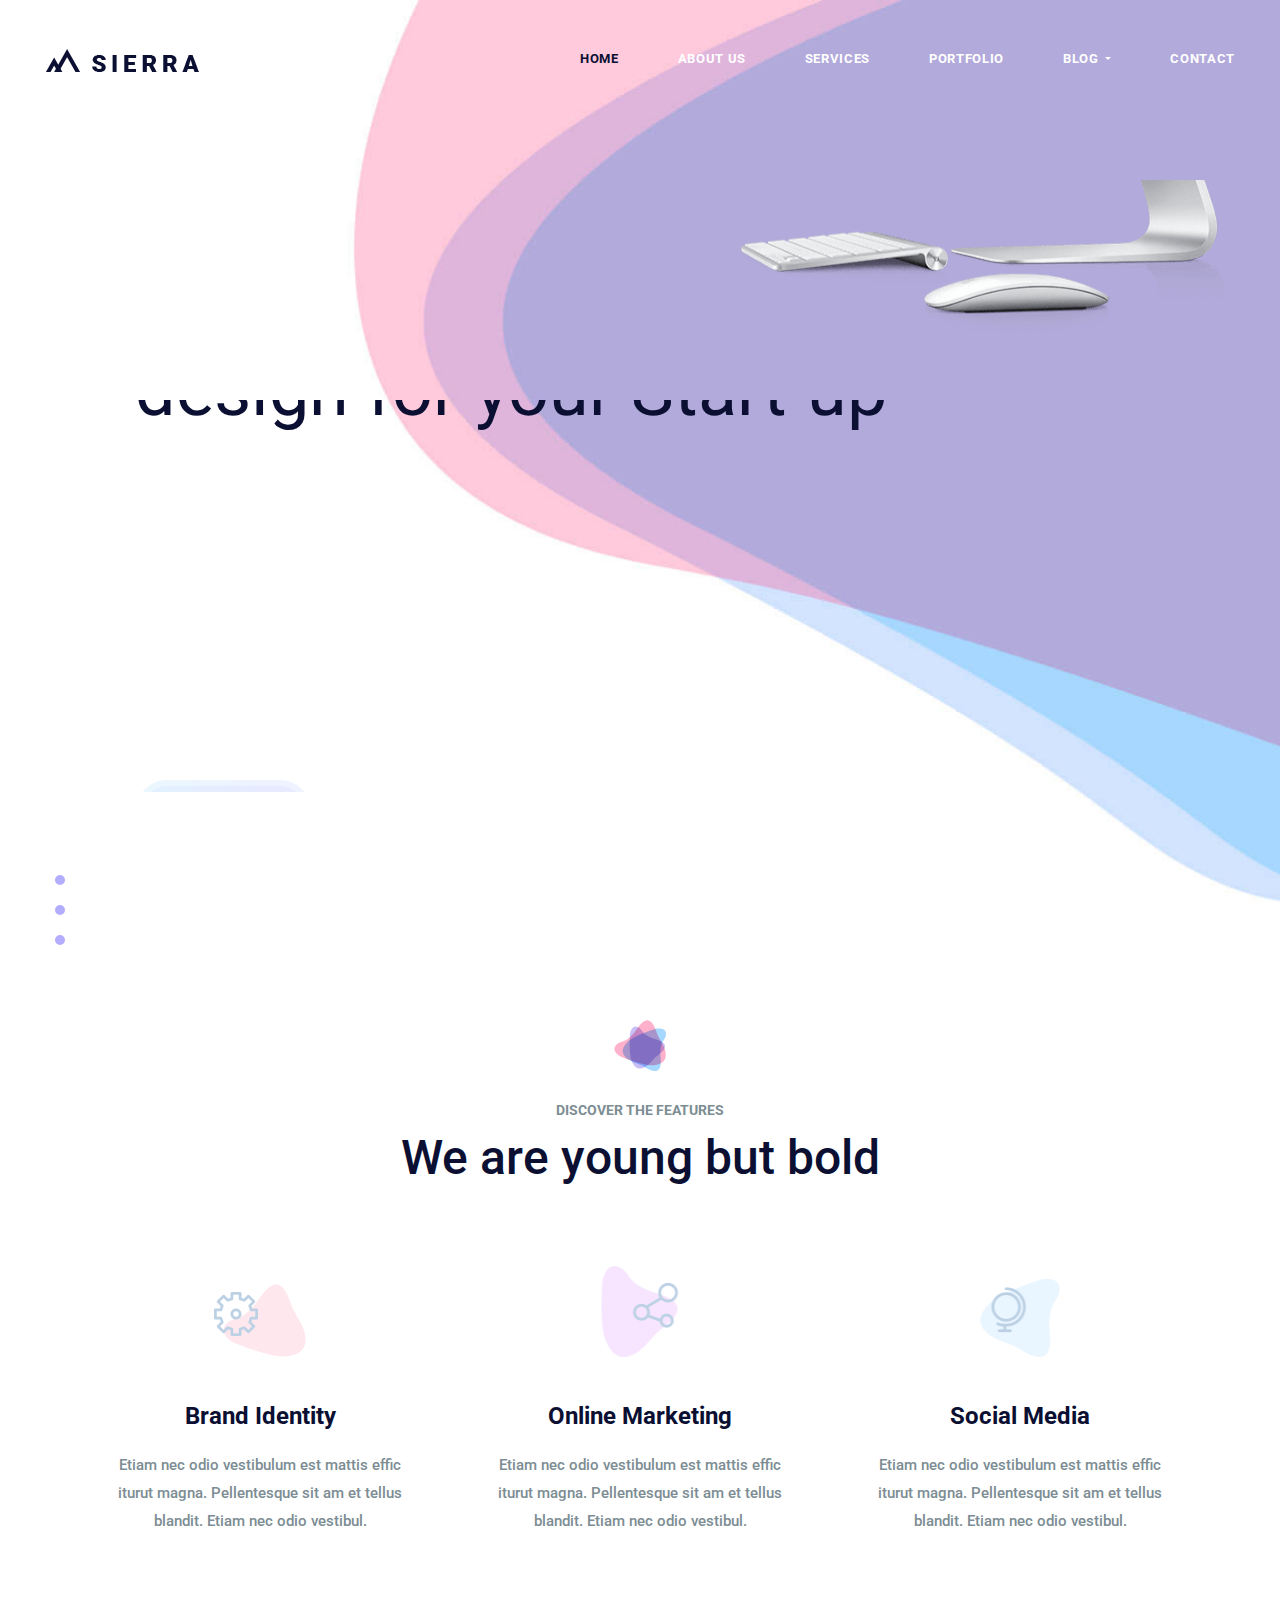
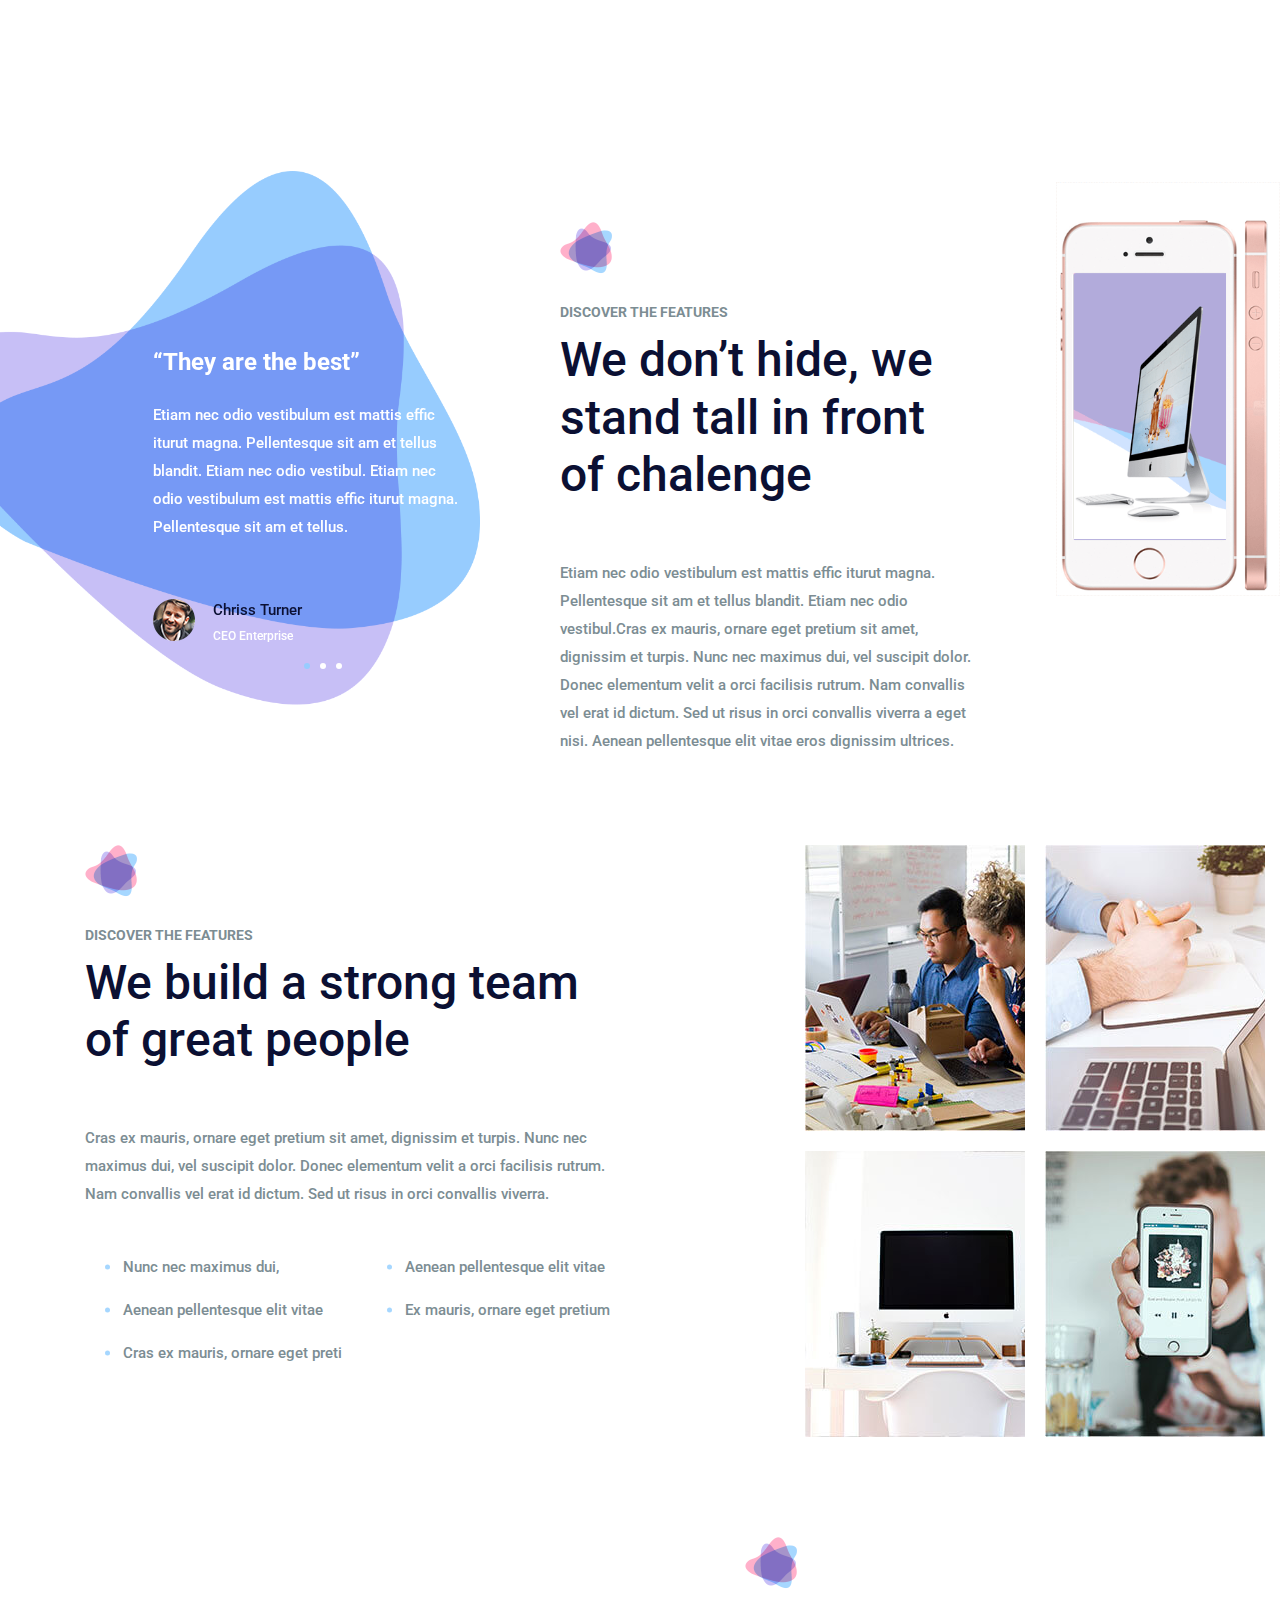
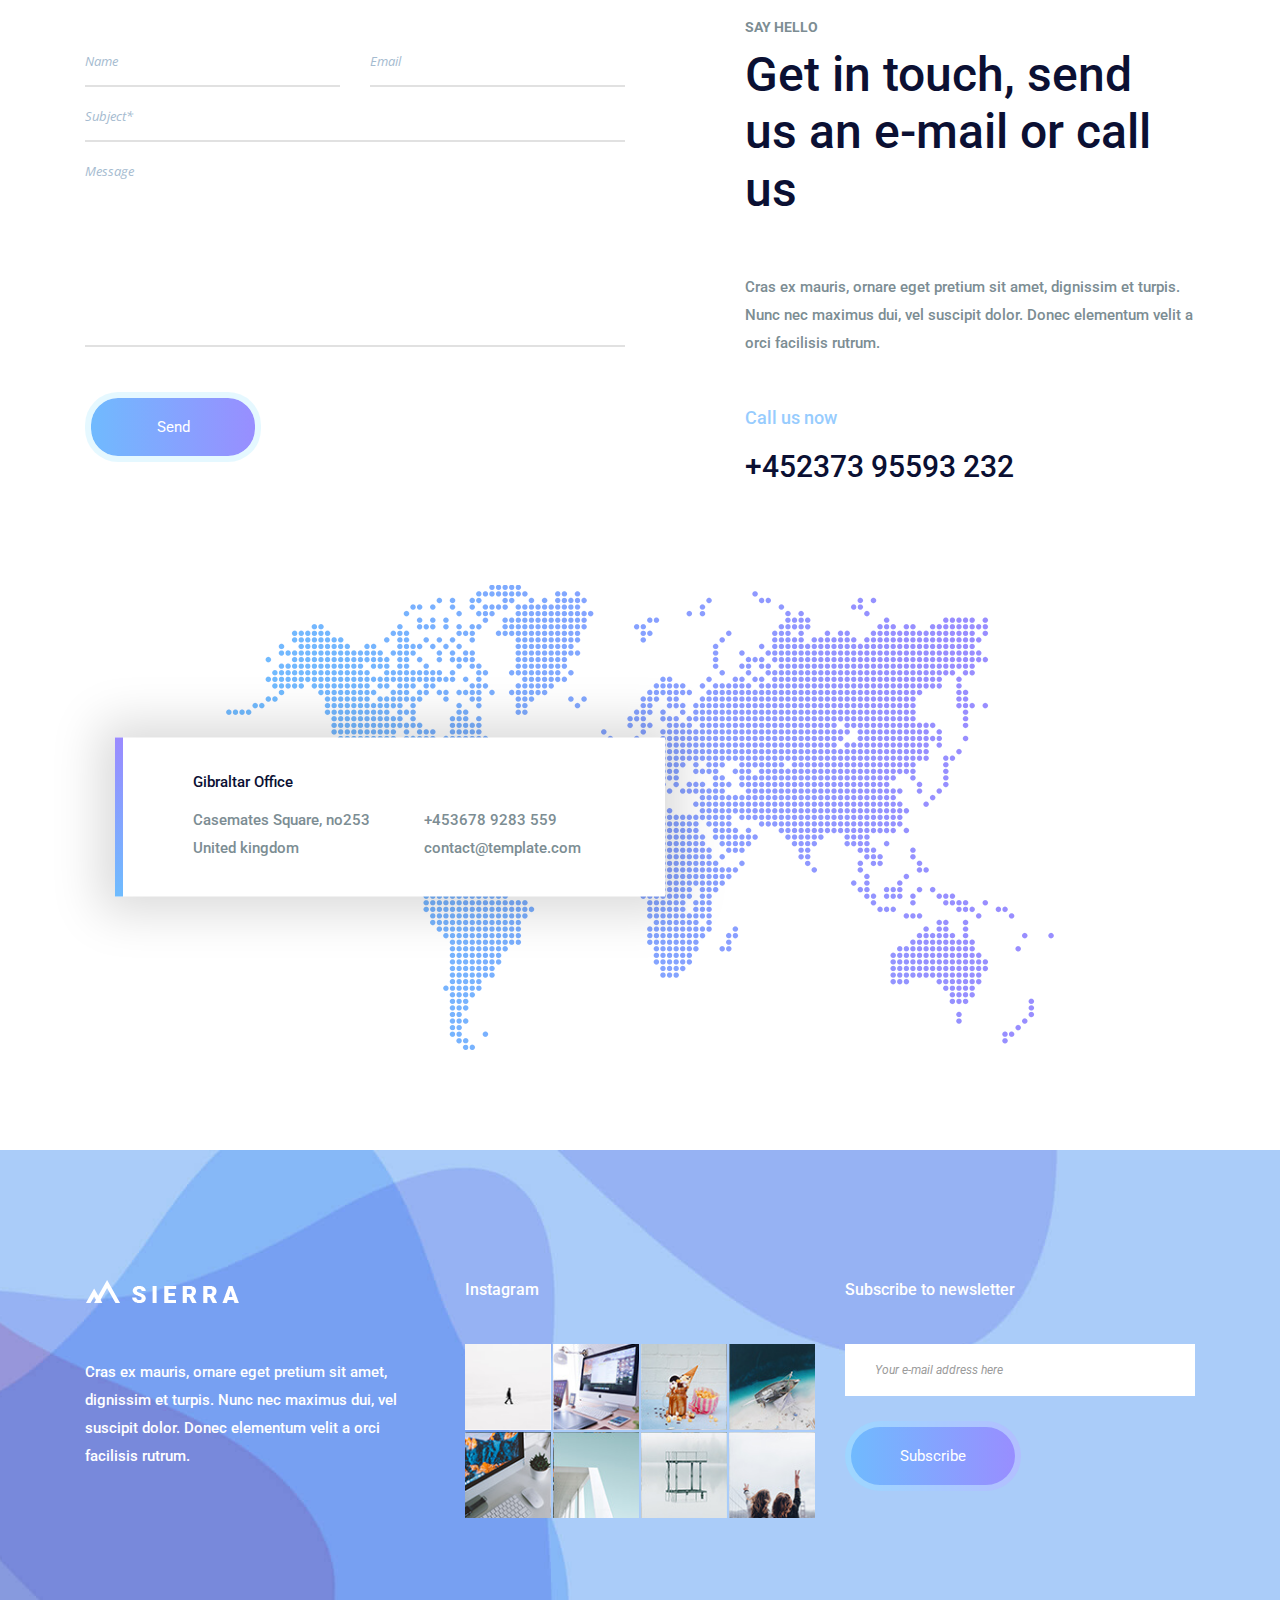
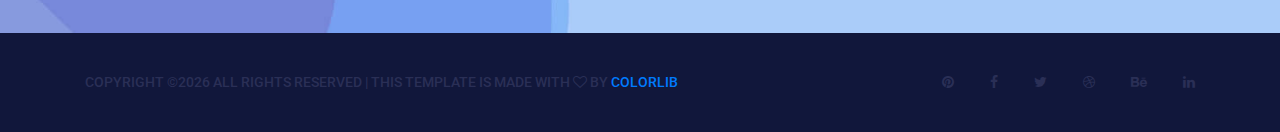
<file: sierra/index.html>
<!DOCTYPE html>
<html lang="en">
    <head>
        <meta charset="utf-8">
        <meta http-equiv="X-UA-Compatible" content="IE=edge">
        <meta name="viewport" content="width=device-width, initial-scale=1">
        
        <link rel="icon" href="img/fav-icon.png" type="image/x-icon" />
        <!-- The above 3 meta tags *must* come first in the head; any other head content must come *after* these tags -->
        <title>Sierra</title>

        <!-- Icon css link -->
        <link href="css/font-awesome.min.css" rel="stylesheet">
        <!-- Bootstrap -->
        <link href="css/bootstrap.min.css" rel="stylesheet">
        
        <!-- Rev slider css -->
        <link href="vendors/revolution/css/settings.css" rel="stylesheet">
        <link href="vendors/revolution/css/layers.css" rel="stylesheet">
        <link href="vendors/revolution/css/navigation.css" rel="stylesheet">
        
        <!-- Extra plugin css -->
        <link href="vendors/owl-carousel/owl.carousel.min.css" rel="stylesheet">
        
        <link href="css/style.css" rel="stylesheet">
        <link href="css/responsive.css" rel="stylesheet">

        <!-- HTML5 shim and Respond.js for IE8 support of HTML5 elements and media queries -->
        <!-- WARNING: Respond.js doesn't work if you view the page via file:// -->
        <!--[if lt IE 9]>
        <script src="https://oss.maxcdn.com/html5shiv/3.7.3/html5shiv.min.js"></script>
        <script src="https://oss.maxcdn.com/respond/1.4.2/respond.min.js"></script>
        <![endif]-->
    </head>
    <body>
        
        <!--================Header Menu Area =================-->
        <header class="main_menu_area">
            <nav class="navbar navbar-expand-lg navbar-light bg-light">
                <a class="navbar-brand" href="#"><img src="img/logo.png" alt=""></a>
                <button class="navbar-toggler" type="button" data-toggle="collapse" data-target="#navbarSupportedContent" aria-controls="navbarSupportedContent" aria-expanded="false" aria-label="Toggle navigation">
                    <span></span>
                    <span></span>
                    <span></span>
                </button>

                <div class="collapse navbar-collapse" id="navbarSupportedContent">
                    <ul class="navbar-nav">
                        <li class="nav-item active"><a class="nav-link" href="index.html">Home</a></li>
                        <li class="nav-item"><a class="nav-link" href="about-us.html">About Us</a></li>
                        <li class="nav-item"><a class="nav-link" href="service.html">Services</a></li>
                        <li class="nav-item"><a class="nav-link" href="portfolio.html">Portfolio</a></li>
                        <li class="nav-item dropdown submenu">
                            <a class="nav-link dropdown-toggle" href="#" id="navbarDropdown" role="button" data-toggle="dropdown" aria-haspopup="true" aria-expanded="false">
                            Blog
                            </a>
                            <ul class="dropdown-menu" aria-labelledby="navbarDropdown">
                                <li class="nav-item"><a class="nav-link" href="blog.html">Blog</a></li>
                                <li class="nav-item"><a class="nav-link" href="single-blog.html">Blog Details</a></li>
                                <li class="nav-item"><a class="nav-link" href="elements.html">Elements</a></li>
                            </ul>
                        </li>
                        <li class="nav-item"><a class="nav-link" href="contact.html">Contact</a></li>
                    </ul>
                </div>
            </nav>
        </header>
        <!--================End Header Menu Area =================-->
        
        
        <!--================Slider Area =================-->
        <section class="main_slider_area">
            <div id="main_slider" class="rev_slider" data-version="5.3.1.6">
                <ul>
                    <li data-index="rs-1587" data-transition="fade" data-slotamount="default" data-hideafterloop="0" data-hideslideonmobile="off"  data-easein="default" data-easeout="default" data-masterspeed="300" data-rotate="0"  data-saveperformance="off"  data-title="Creative" data-param1="01" data-param2="" data-param3="" data-param4="" data-param5="" data-param6="" data-param7="" data-param8="" data-param9="" data-param10="" data-description="">
                        <!-- LAYER NR. 1 -->
                        <div class="slider_text_box">
                            <div class="tp-caption tp-resizeme first_text" 
                            data-x="['left','left','left','left','15','center']" 
                            data-hoffset="['0','80','80','0']" 
                            data-y="['top','top','top','top']" 
                            data-voffset="['400','400','400','250','180','180']" 
                            data-fontsize="['72','72','72','50','50','30']"
                            data-lineheight="['82','82','82','62','62','42']"
                            data-width="['none']"
                            data-height="none"
                            data-whitespace="nowrape"
                            data-type="text" 
                            data-responsive_offset="on" 
                            data-frames="[{&quot;delay&quot;:10,&quot;speed&quot;:1500,&quot;frame&quot;:&quot;0&quot;,&quot;from&quot;:&quot;y:[-100%];z:0;rX:0deg;rY:0;rZ:0;sX:1;sY:1;skX:0;skY:0;&quot;,&quot;mask&quot;:&quot;x:0px;y:0px;s:inherit;e:inherit;&quot;,&quot;to&quot;:&quot;o:1;&quot;,&quot;ease&quot;:&quot;Power2.easeInOut&quot;},{&quot;delay&quot;:&quot;wait&quot;,&quot;speed&quot;:1500,&quot;frame&quot;:&quot;999&quot;,&quot;to&quot;:&quot;y:[175%];&quot;,&quot;mask&quot;:&quot;x:inherit;y:inherit;s:inherit;e:inherit;&quot;,&quot;ease&quot;:&quot;Power2.easeInOut&quot;}]"
                            data-textAlign="['left','left','left','left','left','center']">Choose a powerful <br />design for your Start-up</div>
                            
                            <div class="tp-caption tp-resizeme secand_text" 
                                data-x="['left','left','left','left','15','center']" 
                                data-hoffset="['0','80','80','0']" 
                                data-y="['top','top','top','top']" 
                                data-voffset="['575','575','575','400','320','300']"  
                                data-fontsize="['24','24','24','18','16','16']"
                                data-lineheight="['36','36','36','26','26','26']"
                                data-width="['none','none','none','none','none']"
                                data-height="none"
                                data-whitespace="nowrape"
                                data-type="text" 
                                data-responsive_offset="on"
                                data-transform_idle="o:1;"
                                data-frames="[{&quot;delay&quot;:10,&quot;speed&quot;:1500,&quot;frame&quot;:&quot;0&quot;,&quot;from&quot;:&quot;y:[100%];z:0;rX:0deg;rY:0;rZ:0;sX:1;sY:1;skX:0;skY:0;opacity:0;&quot;,&quot;mask&quot;:&quot;x:0px;y:[100%];s:inherit;e:inherit;&quot;,&quot;to&quot;:&quot;o:1;&quot;,&quot;ease&quot;:&quot;Power2.easeInOut&quot;},{&quot;delay&quot;:&quot;wait&quot;,&quot;speed&quot;:1500,&quot;frame&quot;:&quot;999&quot;,&quot;to&quot;:&quot;y:[175%];&quot;,&quot;mask&quot;:&quot;x:inherit;y:inherit;s:inherit;e:inherit;&quot;,&quot;ease&quot;:&quot;Power2.easeInOut&quot;}]"
                                data-textAlign="['left','left','left','left','left','center']">Get your freebie template now!
                            </div>
                            
                            <div class="tp-caption tp-resizeme" 
                                data-x="['left','left','left','left','15','center']" data-hoffset="['0','80','80','0']" 
                                data-y="['top','top','top','top']" 
                                data-voffset="['670','670','670','480','370','350']" 
                                data-fontsize="['14','14','14','14']"
                                data-lineheight="['46','46','46','46']"
                                data-width="none"
                                data-height="none"
                                data-whitespace="nowrap"
                                data-type="text" 
                                data-responsive_offset="on" 
                                data-frames="[{&quot;delay&quot;:10,&quot;speed&quot;:1500,&quot;frame&quot;:&quot;0&quot;,&quot;from&quot;:&quot;y:[100%];z:0;rX:0deg;rY:0;rZ:0;sX:1;sY:1;skX:0;skY:0;opacity:0;&quot;,&quot;mask&quot;:&quot;x:0px;y:[100%];s:inherit;e:inherit;&quot;,&quot;to&quot;:&quot;o:1;&quot;,&quot;ease&quot;:&quot;Power2.easeInOut&quot;},{&quot;delay&quot;:&quot;wait&quot;,&quot;speed&quot;:1500,&quot;frame&quot;:&quot;999&quot;,&quot;to&quot;:&quot;y:[175%];&quot;,&quot;mask&quot;:&quot;x:inherit;y:inherit;s:inherit;e:inherit;&quot;,&quot;ease&quot;:&quot;Power2.easeInOut&quot;}]">
                                <a class="more_btn" href="#">Discover</a>
                            </div>
                            <div class="tp-caption tp-resizeme single_img" 
                            data-x="['right','right','right','right','right','right']" 
                            data-hoffset="['0','0','0','0']" 
                            data-y="['top','top','top','top']" 
                            data-voffset="['180','180','180','180','0']" 
                            data-fontsize="['65','65','60','40','25']"
                            data-lineheight="['75','75','75','50','35']"
                            data-width="['485','485','485','485','485']"
                            data-height="none"
                            data-whitespace="normal"
                            data-type="text" 
                            data-responsive_offset="on" 
                            data-frames="[{&quot;delay&quot;:10,&quot;speed&quot;:1500,&quot;frame&quot;:&quot;0&quot;,&quot;from&quot;:&quot;y:[-100%];z:0;rX:0deg;rY:0;rZ:0;sX:1;sY:1;skX:0;skY:0;&quot;,&quot;mask&quot;:&quot;x:0px;y:0px;s:inherit;e:inherit;&quot;,&quot;to&quot;:&quot;o:1;&quot;,&quot;ease&quot;:&quot;Power2.easeInOut&quot;},{&quot;delay&quot;:&quot;wait&quot;,&quot;speed&quot;:1500,&quot;frame&quot;:&quot;999&quot;,&quot;to&quot;:&quot;y:[175%];&quot;,&quot;mask&quot;:&quot;x:inherit;y:inherit;s:inherit;e:inherit;&quot;,&quot;ease&quot;:&quot;Power2.easeInOut&quot;}]"
                            data-textAlign="['left','left','left','left','left','center']">
                                <img src="img/home-slider/slider-m-1.png" alt="">
                            </div>
                        </div>
                    </li>
                    <li data-index="rs-1588" data-transition="fade" data-slotamount="default" data-hideafterloop="0" data-hideslideonmobile="off"  data-easein="default" data-easeout="default" data-masterspeed="300" data-rotate="0"  data-saveperformance="off"  data-title="Creative" data-param1="01" data-param2="" data-param3="" data-param4="" data-param5="" data-param6="" data-param7="" data-param8="" data-param9="" data-param10="" data-description="">
                    <!-- LAYERS -->
                        <!-- LAYERS -->

                        <!-- LAYER NR. 1 -->
                        <div class="slider_text_box">
                            <div class="tp-caption tp-resizeme first_text" 
                            data-x="['left','left','left','left','15','center']" 
                            data-hoffset="['0','80','80','0']" 
                            data-y="['top','top','top','top']" 
                            data-voffset="['400','400','400','250','180','180']" 
                            data-fontsize="['72','72','72','50','50','30']"
                            data-lineheight="['82','82','82','62','62','42']"
                            data-width="['none']"
                            data-height="none"
                            data-whitespace="nowrape"
                            data-type="text" 
                            data-responsive_offset="on" 
                            data-frames="[{&quot;delay&quot;:10,&quot;speed&quot;:1500,&quot;frame&quot;:&quot;0&quot;,&quot;from&quot;:&quot;y:[-100%];z:0;rX:0deg;rY:0;rZ:0;sX:1;sY:1;skX:0;skY:0;&quot;,&quot;mask&quot;:&quot;x:0px;y:0px;s:inherit;e:inherit;&quot;,&quot;to&quot;:&quot;o:1;&quot;,&quot;ease&quot;:&quot;Power2.easeInOut&quot;},{&quot;delay&quot;:&quot;wait&quot;,&quot;speed&quot;:1500,&quot;frame&quot;:&quot;999&quot;,&quot;to&quot;:&quot;y:[175%];&quot;,&quot;mask&quot;:&quot;x:inherit;y:inherit;s:inherit;e:inherit;&quot;,&quot;ease&quot;:&quot;Power2.easeInOut&quot;}]"
                            data-textAlign="['left','left','left','left','left','center']">Choose a powerful <br />design for your Start-up</div>
                            
                            <div class="tp-caption tp-resizeme secand_text" 
                                data-x="['left','left','left','left','15','center']" 
                                data-hoffset="['0','80','80','0']" 
                                data-y="['top','top','top','top']" 
                                data-voffset="['575','575','575','400','320','300']"  
                                data-fontsize="['24','24','24','18','16','16']"
                                data-lineheight="['36','36','36','26','26','26']"
                                data-width="['none','none','none','none','none']"
                                data-height="none"
                                data-whitespace="nowrape"
                                data-type="text" 
                                data-responsive_offset="on"
                                data-transform_idle="o:1;"
                                data-frames="[{&quot;delay&quot;:10,&quot;speed&quot;:1500,&quot;frame&quot;:&quot;0&quot;,&quot;from&quot;:&quot;y:[100%];z:0;rX:0deg;rY:0;rZ:0;sX:1;sY:1;skX:0;skY:0;opacity:0;&quot;,&quot;mask&quot;:&quot;x:0px;y:[100%];s:inherit;e:inherit;&quot;,&quot;to&quot;:&quot;o:1;&quot;,&quot;ease&quot;:&quot;Power2.easeInOut&quot;},{&quot;delay&quot;:&quot;wait&quot;,&quot;speed&quot;:1500,&quot;frame&quot;:&quot;999&quot;,&quot;to&quot;:&quot;y:[175%];&quot;,&quot;mask&quot;:&quot;x:inherit;y:inherit;s:inherit;e:inherit;&quot;,&quot;ease&quot;:&quot;Power2.easeInOut&quot;}]"
                                data-textAlign="['left','left','left','left','left','center']">Get your freebie template now!
                            </div>
                            
                            <div class="tp-caption tp-resizeme" 
                                data-x="['left','left','left','left','15','center']" data-hoffset="['0','80','80','0']" 
                                data-y="['top','top','top','top']" 
                                data-voffset="['670','670','670','480','370','350']" 
                                data-fontsize="['14','14','14','14']"
                                data-lineheight="['46','46','46','46']"
                                data-width="none"
                                data-height="none"
                                data-whitespace="nowrap"
                                data-type="text" 
                                data-responsive_offset="on" 
                                data-frames="[{&quot;delay&quot;:10,&quot;speed&quot;:1500,&quot;frame&quot;:&quot;0&quot;,&quot;from&quot;:&quot;y:[100%];z:0;rX:0deg;rY:0;rZ:0;sX:1;sY:1;skX:0;skY:0;opacity:0;&quot;,&quot;mask&quot;:&quot;x:0px;y:[100%];s:inherit;e:inherit;&quot;,&quot;to&quot;:&quot;o:1;&quot;,&quot;ease&quot;:&quot;Power2.easeInOut&quot;},{&quot;delay&quot;:&quot;wait&quot;,&quot;speed&quot;:1500,&quot;frame&quot;:&quot;999&quot;,&quot;to&quot;:&quot;y:[175%];&quot;,&quot;mask&quot;:&quot;x:inherit;y:inherit;s:inherit;e:inherit;&quot;,&quot;ease&quot;:&quot;Power2.easeInOut&quot;}]">
                                <a class="more_btn" href="#">Discover</a>
                            </div>
                            <div class="tp-caption tp-resizeme single_img" 
                            data-x="['right','right','right','right','right','right']" 
                            data-hoffset="['0','0','0','0']" 
                            data-y="['top','top','top','top']" 
                            data-voffset="['180','180','180','180','0']" 
                            data-fontsize="['65','65','60','40','25']"
                            data-lineheight="['75','75','75','50','35']"
                            data-width="['485','485','485','485','485']"
                            data-height="none"
                            data-whitespace="normal"
                            data-type="text" 
                            data-responsive_offset="on" 
                            data-frames="[{&quot;delay&quot;:10,&quot;speed&quot;:1500,&quot;frame&quot;:&quot;0&quot;,&quot;from&quot;:&quot;y:[-100%];z:0;rX:0deg;rY:0;rZ:0;sX:1;sY:1;skX:0;skY:0;&quot;,&quot;mask&quot;:&quot;x:0px;y:0px;s:inherit;e:inherit;&quot;,&quot;to&quot;:&quot;o:1;&quot;,&quot;ease&quot;:&quot;Power2.easeInOut&quot;},{&quot;delay&quot;:&quot;wait&quot;,&quot;speed&quot;:1500,&quot;frame&quot;:&quot;999&quot;,&quot;to&quot;:&quot;y:[175%];&quot;,&quot;mask&quot;:&quot;x:inherit;y:inherit;s:inherit;e:inherit;&quot;,&quot;ease&quot;:&quot;Power2.easeInOut&quot;}]"
                            data-textAlign="['left','left','left','left','left','center']">
                                <img src="img/home-slider/slider-m-1.png" alt="">
                            </div>
                        </div>
                    </li>
                    <li data-index="rs-1589" data-transition="fade" data-slotamount="default" data-hideafterloop="0" data-hideslideonmobile="off"  data-easein="default" data-easeout="default" data-masterspeed="300" data-rotate="0"  data-saveperformance="off"  data-title="Creative" data-param1="01" data-param2="" data-param3="" data-param4="" data-param5="" data-param6="" data-param7="" data-param8="" data-param9="" data-param10="" data-description="">
                    <!-- LAYERS -->
                        <!-- LAYERS -->

                        <!-- LAYER NR. 1 -->
                        <div class="slider_text_box">
                            <div class="tp-caption tp-resizeme first_text" 
                            data-x="['left','left','left','left','15','center']" 
                            data-hoffset="['0','80','80','0']" 
                            data-y="['top','top','top','top']" 
                            data-voffset="['400','400','400','250','180','180']" 
                            data-fontsize="['72','72','72','50','50','30']"
                            data-lineheight="['82','82','82','62','62','42']"
                            data-width="['none']"
                            data-height="none"
                            data-whitespace="nowrape"
                            data-type="text" 
                            data-responsive_offset="on" 
                            data-frames="[{&quot;delay&quot;:10,&quot;speed&quot;:1500,&quot;frame&quot;:&quot;0&quot;,&quot;from&quot;:&quot;y:[-100%];z:0;rX:0deg;rY:0;rZ:0;sX:1;sY:1;skX:0;skY:0;&quot;,&quot;mask&quot;:&quot;x:0px;y:0px;s:inherit;e:inherit;&quot;,&quot;to&quot;:&quot;o:1;&quot;,&quot;ease&quot;:&quot;Power2.easeInOut&quot;},{&quot;delay&quot;:&quot;wait&quot;,&quot;speed&quot;:1500,&quot;frame&quot;:&quot;999&quot;,&quot;to&quot;:&quot;y:[175%];&quot;,&quot;mask&quot;:&quot;x:inherit;y:inherit;s:inherit;e:inherit;&quot;,&quot;ease&quot;:&quot;Power2.easeInOut&quot;}]"
                            data-textAlign="['left','left','left','left','left','center']">Choose a powerful <br />design for your Start-up</div>
                            
                            <div class="tp-caption tp-resizeme secand_text" 
                                data-x="['left','left','left','left','15','center']" 
                                data-hoffset="['0','80','80','0']" 
                                data-y="['top','top','top','top']" 
                                data-voffset="['575','575','575','400','320','300']"  
                                data-fontsize="['24','24','24','18','16','16']"
                                data-lineheight="['36','36','36','26','26','26']"
                                data-width="['none','none','none','none','none']"
                                data-height="none"
                                data-whitespace="nowrape"
                                data-type="text" 
                                data-responsive_offset="on"
                                data-transform_idle="o:1;"
                                data-frames="[{&quot;delay&quot;:10,&quot;speed&quot;:1500,&quot;frame&quot;:&quot;0&quot;,&quot;from&quot;:&quot;y:[100%];z:0;rX:0deg;rY:0;rZ:0;sX:1;sY:1;skX:0;skY:0;opacity:0;&quot;,&quot;mask&quot;:&quot;x:0px;y:[100%];s:inherit;e:inherit;&quot;,&quot;to&quot;:&quot;o:1;&quot;,&quot;ease&quot;:&quot;Power2.easeInOut&quot;},{&quot;delay&quot;:&quot;wait&quot;,&quot;speed&quot;:1500,&quot;frame&quot;:&quot;999&quot;,&quot;to&quot;:&quot;y:[175%];&quot;,&quot;mask&quot;:&quot;x:inherit;y:inherit;s:inherit;e:inherit;&quot;,&quot;ease&quot;:&quot;Power2.easeInOut&quot;}]"
                                data-textAlign="['left','left','left','left','left','center']">Get your freebie template now!
                            </div>
                            
                            <div class="tp-caption tp-resizeme" 
                                data-x="['left','left','left','left','15','center']" data-hoffset="['0','80','80','0']" 
                                data-y="['top','top','top','top']" 
                                data-voffset="['670','670','670','480','370','350']" 
                                data-fontsize="['14','14','14','14']"
                                data-lineheight="['46','46','46','46']"
                                data-width="none"
                                data-height="none"
                                data-whitespace="nowrap"
                                data-type="text" 
                                data-responsive_offset="on" 
                                data-frames="[{&quot;delay&quot;:10,&quot;speed&quot;:1500,&quot;frame&quot;:&quot;0&quot;,&quot;from&quot;:&quot;y:[100%];z:0;rX:0deg;rY:0;rZ:0;sX:1;sY:1;skX:0;skY:0;opacity:0;&quot;,&quot;mask&quot;:&quot;x:0px;y:[100%];s:inherit;e:inherit;&quot;,&quot;to&quot;:&quot;o:1;&quot;,&quot;ease&quot;:&quot;Power2.easeInOut&quot;},{&quot;delay&quot;:&quot;wait&quot;,&quot;speed&quot;:1500,&quot;frame&quot;:&quot;999&quot;,&quot;to&quot;:&quot;y:[175%];&quot;,&quot;mask&quot;:&quot;x:inherit;y:inherit;s:inherit;e:inherit;&quot;,&quot;ease&quot;:&quot;Power2.easeInOut&quot;}]">
                                <a class="more_btn" href="#">Discover</a>
                            </div>
                            <div class="tp-caption tp-resizeme single_img" 
                            data-x="['right','right','right','right','right','right']" 
                            data-hoffset="['0','0','0','0']" 
                            data-y="['top','top','top','top']" 
                            data-voffset="['180','180','180','180','0']" 
                            data-fontsize="['65','65','60','40','25']"
                            data-lineheight="['75','75','75','50','35']"
                            data-width="['485','485','485','485','485']"
                            data-height="none"
                            data-whitespace="normal"
                            data-type="text" 
                            data-responsive_offset="on" 
                            data-frames="[{&quot;delay&quot;:10,&quot;speed&quot;:1500,&quot;frame&quot;:&quot;0&quot;,&quot;from&quot;:&quot;y:[-100%];z:0;rX:0deg;rY:0;rZ:0;sX:1;sY:1;skX:0;skY:0;&quot;,&quot;mask&quot;:&quot;x:0px;y:0px;s:inherit;e:inherit;&quot;,&quot;to&quot;:&quot;o:1;&quot;,&quot;ease&quot;:&quot;Power2.easeInOut&quot;},{&quot;delay&quot;:&quot;wait&quot;,&quot;speed&quot;:1500,&quot;frame&quot;:&quot;999&quot;,&quot;to&quot;:&quot;y:[175%];&quot;,&quot;mask&quot;:&quot;x:inherit;y:inherit;s:inherit;e:inherit;&quot;,&quot;ease&quot;:&quot;Power2.easeInOut&quot;}]"
                            data-textAlign="['left','left','left','left','left','center']">
                                <img src="img/home-slider/slider-m-1.png" alt="">
                            </div>
                        </div>
                    </li>
                </ul>
            </div>
        </section>
        <!--================End Slider Area =================-->
        
        <!--================Feature Area =================-->
        <section class="feature_area">
            <div class="container">
                <div class="c_title">
                    <img src="img/icon/title-icon.png" alt="">
                    <h6>Discover the features</h6>
                    <h2>We are young but bold</h2>
                </div>
                <div class="row feature_inner">
                    <div class="col-lg-4 col-sm-6">
                        <div class="feature_item">
                            <div class="f_icon">
                                <img src="img/icon/f-icon-1.png" alt="">
                            </div>
                            <h4>Brand Identity</h4>
                            <p>Etiam nec odio vestibulum est mattis effic iturut magna. Pellentesque sit am et tellus blandit. Etiam nec odio vestibul. </p>
                            <a class="more_btn" href="#">Read More</a>
                        </div>
                    </div>
                    <div class="col-lg-4 col-sm-6">
                        <div class="feature_item">
                            <div class="f_icon">
                                <img src="img/icon/f-icon-2.png" alt="">
                            </div>
                            <h4>Online Marketing</h4>
                            <p>Etiam nec odio vestibulum est mattis effic iturut magna. Pellentesque sit am et tellus blandit. Etiam nec odio vestibul. </p>
                            <a class="more_btn" href="#">Read More</a>
                        </div>
                    </div>
                    <div class="col-lg-4 col-sm-6">
                        <div class="feature_item">
                            <div class="f_icon">
                                <img src="img/icon/f-icon-3.png" alt="">
                            </div>
                            <h4>Social Media</h4>
                            <p>Etiam nec odio vestibulum est mattis effic iturut magna. Pellentesque sit am et tellus blandit. Etiam nec odio vestibul. </p>
                            <a class="more_btn" href="#">Read More</a>
                        </div>
                    </div>
                </div>
            </div>
        </section>
        <!--================End Feature Area =================-->
        
        <!--================The best slider Area =================-->
        <section class="best_3d_area">
            <div class="left_3d">
                <div class="shap_slider_inner owl-carousel">
                    <div class="item">
                        <h4>“They are the best”</h4>
                        <p>Etiam nec odio vestibulum est mattis effic iturut magna. Pellentesque sit am et tellus blandit. Etiam nec odio vestibul. Etiam nec odio vestibulum est mattis effic iturut magna. Pellentesque sit am et tellus.</p>
                        <div class="media">
                            <img src="img/team/people/people-5.jpg" alt="">
                            <div class="media-body">
                                <h5>Chriss Turner</h5>
                                <h6>CEO Enterprise</h6>
                            </div>
                        </div>
                    </div>
                    <div class="item">
                        <h4>“They are the best”</h4>
                        <p>Etiam nec odio vestibulum est mattis effic iturut magna. Pellentesque sit am et tellus blandit. Etiam nec odio vestibul. Etiam nec odio vestibulum est mattis effic iturut magna. Pellentesque sit am et tellus.</p>
                        <div class="media">
                            <img src="img/team/people/people-5.jpg" alt="">
                            <div class="media-body">
                                <h5>Chriss Turner</h5>
                                <h6>CEO Enterprise</h6>
                            </div>
                        </div>
                    </div>
                    <div class="item">
                        <h4>“They are the best”</h4>
                        <p>Etiam nec odio vestibulum est mattis effic iturut magna. Pellentesque sit am et tellus blandit. Etiam nec odio vestibul. Etiam nec odio vestibulum est mattis effic iturut magna. Pellentesque sit am et tellus.</p>
                        <div class="media">
                            <img src="img/team/people/people-5.jpg" alt="">
                            <div class="media-body">
                                <h5>Chriss Turner</h5>
                                <h6>CEO Enterprise</h6>
                            </div>
                        </div>
                    </div>
                </div>
            </div>
            <div class="right_text">
                <div class="right_text_inner">
                    <div class="text_3d">
                        <div class="l_title">
                            <img src="img/icon/title-icon.png" alt="">
                            <h6>Discover the features</h6>
                            <h2>We don’t hide, we stand tall in front of chalenge</h2>
                        </div>
                        <p>Etiam nec odio vestibulum est mattis effic iturut magna. Pellentesque sit am et tellus blandit. Etiam nec odio vestibul.Cras ex mauris, ornare eget pretium sit amet, dignissim et turpis. Nunc nec maximus dui, vel suscipit dolor. Donec elementum velit a orci facilisis rutrum. Nam convallis vel erat id dictum. Sed ut risus in orci convallis viverra a eget nisi. Aenean pellentesque elit vitae eros dignissim ultrices. </p>
                    </div>
                    <div class="shap_mobile">
                        <img src="img/iphone4.png" alt="">
                    </div>
                </div>
            </div>
        </section>
        <!--================End The best slider Area =================-->
        
        <!--================Team People Area =================-->
        <section class="team_people_area">
            <div class="container-fluid">
                <div class="row">
                    <div class="col-lg-6">
                        <div class="team_people_text">
                            <div class="l_title">
                                <img src="img/icon/title-icon.png" alt="">
                                <h6>Discover the features</h6>
                                <h2>We build a strong team of great people</h2>
                            </div>
                            <p>Cras ex mauris, ornare eget pretium sit amet, dignissim et turpis. Nunc nec maximus dui, vel suscipit dolor. Donec elementum velit a orci facilisis rutrum. Nam convallis vel erat id dictum. Sed ut risus in orci convallis viverra.</p>
                            <ul>
                                <li><a href="#">Nunc nec maximus dui, </a></li>
                                <li><a href="#">Aenean pellentesque elit vitae</a></li>
                                <li><a href="#">Aenean pellentesque elit vitae</a></li>
                                <li><a href="#">Ex mauris, ornare eget pretium </a></li>
                                <li><a href="#">Cras ex mauris, ornare eget preti</a></li>
                            </ul>
                        </div>
                    </div>
                    <div class="col-lg-6">
                        <div class="team_img_inner">
                            <div class="row">
                                <div class="col-lg-6 col-6">
                                    <div class="team_img_item">
                                        <img src="img/team/people/people-1.jpg" alt="">
                                    </div>
                                </div>
                                <div class="col-lg-6 col-6">
                                    <div class="team_img_item">
                                        <img src="img/team/people/people-2.jpg" alt="">
                                    </div>
                                </div>
                                <div class="col-lg-6 col-6">
                                    <div class="team_img_item">
                                        <img src="img/team/people/people-3.jpg" alt="">
                                    </div>
                                </div>
                                <div class="col-lg-6 col-6">
                                    <div class="team_img_item">
                                        <img src="img/team/people/people-4.jpg" alt="">
                                    </div>
                                </div>
                            </div>
                        </div>
                    </div>
                </div>
            </div>
        </section>
        <!--================End Team People Area =================-->
        
        <!--================Get in Touch Area =================-->
        <section class="get_in_touch_area">
            <div class="container">
                <div class="row get_touch_inner">
                    <div class="col-lg-6">
                        <form class="contact_us_form row" action="contact_process.php" method="post" id="contactForm" novalidate="novalidate">
                            <div class="form-group col-lg-6">
                                <input type="text" class="form-control" id="name" name="name" placeholder="Name">
                            </div>
                            <div class="form-group col-lg-6">
                                <input type="email" class="form-control" id="email" name="email" placeholder="Email">
                            </div>
                            <div class="form-group col-lg-12">
                                <input type="text" class="form-control" id="subject" name="subject" placeholder="Subject*">
                            </div>
                            <div class="form-group col-lg-12">
                                <textarea class="form-control" name="message" id="message" rows="1" placeholder="Message"></textarea>
                            </div>
                            <div class="form-group col-lg-12">
                                <button type="submit" value="submit" class="btn submit_btn form-control">Send</button>
                            </div>
                        </form>
                    </div>
                    <div class="col-lg-6">
                        <div class="touch_details">
                            <div class="l_title">
                                <img src="img/icon/title-icon.png" alt="">
                                <h6>Say hello</h6>
                                <h2>Get in touch, send us an e-mail or call us</h2>
                            </div>
                            <p>Cras ex mauris, ornare eget pretium sit amet, dignissim et turpis. Nunc nec maximus dui, vel suscipit dolor. Donec elementum velit a orci facilisis rutrum.</p>
                            <a href="#"><h5>Call us now</h5></a>
                            <a href="#"><h4>+452373 95593 232</h4></a>
                        </div>
                    </div>
                </div>
            </div>
        </section>
        <!--================End Get in Touch Area =================-->
        
        <!--================Map Area =================-->
        <section class="world_map_area p_100">
            <div class="container">
                <div class="world_map_inner">
                    <img class="img-fluid" src="img/world-map.png" alt="">
                    <div class="bd-callout">
                        <h3>Gibraltar Office</h3>
                        <p>Casemates Square, no253 <br /> United kingdom</p>
                        <h4><a href="#">+453678 9283 559</a> <a href="#">contact@template.com</a></h4>
                    </div>
                </div>
            </div>
        </section>
        <!--================End Map Area =================-->
        
        <!--================Footer Area =================-->
        <footer class="footr_area">
            <div class="footer_widget_area">
                <div class="container">
                    <div class="row footer_widget_inner">
                        <div class="col-lg-4 col-sm-6">
                            <aside class="f_widget f_about_widget">
                                <img src="img/footer-logo.png" alt="">
                                <p>Cras ex mauris, ornare eget pretium sit amet, dignissim et turpis. Nunc nec maximus dui, vel suscipit dolor. Donec elementum velit a orci facilisis rutrum.</p>
                            </aside>
                        </div>
                        <div class="col-lg-4 col-sm-6">
                            <aside class="f_widget f_insta_widget">
                                <div class="f_title">
                                    <h3>Instagram</h3>
                                </div>
                                <ul>
                                    <li><a href="#"><img src="img/instagram/ins-1.jpg" alt=""></a></li>
                                    <li><a href="#"><img src="img/instagram/ins-2.jpg" alt=""></a></li>
                                    <li><a href="#"><img src="img/instagram/ins-3.jpg" alt=""></a></li>
                                    <li><a href="#"><img src="img/instagram/ins-4.jpg" alt=""></a></li>
                                    <li><a href="#"><img src="img/instagram/ins-5.jpg" alt=""></a></li>
                                    <li><a href="#"><img src="img/instagram/ins-6.jpg" alt=""></a></li>
                                    <li><a href="#"><img src="img/instagram/ins-7.jpg" alt=""></a></li>
                                    <li><a href="#"><img src="img/instagram/ins-8.jpg" alt=""></a></li>
                                </ul>
                            </aside>
                        </div>
                        <div class="col-lg-4 col-sm-6">
                            <aside class="f_widget f_subs_widget">
                                <div class="f_title">
                                    <h3>Subscribe to newsletter</h3>
                                </div>
                                <div class="input-group">
                                    <input type="text" class="form-control" placeholder="Your e-mail address here" aria-label="Your e-mail address here">
                                    <span class="input-group-btn">
                                        <button class="btn btn-secondary submit_btn" type="button">Subscribe</button>
                                    </span>
                                </div>
                            </aside>
                        </div>
                    </div>
                </div>
            </div>
            <div class="footer_copyright">
                <div class="container">
                    <div class="float-sm-left">
                        <h5><!-- Link back to Colorlib can't be removed. Template is licensed under CC BY 3.0. -->
Copyright &copy;<script>document.write(new Date().getFullYear());</script> All rights reserved | This template is made with <i class="fa fa-heart-o" aria-hidden="true"></i> by <a href="https://colorlib.com" target="_blank">Colorlib</a>
<!-- Link back to Colorlib can't be removed. Template is licensed under CC BY 3.0. --></h5>
                    </div>
                    <div class="float-sm-right">
                        <ul>
                            <li><a href="#"><i class="fa fa-pinterest"></i></a></li>
                            <li><a href="#"><i class="fa fa-facebook"></i></a></li>
                            <li><a href="#"><i class="fa fa-twitter"></i></a></li>
                            <li><a href="#"><i class="fa fa-dribbble"></i></a></li>
                            <li><a href="#"><i class="fa fa-behance"></i></a></li>
                            <li><a href="#"><i class="fa fa-linkedin"></i></a></li>
                        </ul>
                    </div>
                </div>
            </div>
        </footer>
        <!--================End Footer Area =================-->
        
        
        
        
        <!-- jQuery (necessary for Bootstrap's JavaScript plugins) -->
        <script src="js/jquery-3.2.1.min.js"></script>
        <!-- Include all compiled plugins (below), or include individual files as needed -->
        <script src="js/popper.min.js"></script>
        <script src="js/bootstrap.min.js"></script>
        <!-- Rev slider js -->
        <script src="vendors/revolution/js/jquery.themepunch.tools.min.js"></script>
        <script src="vendors/revolution/js/jquery.themepunch.revolution.min.js"></script>
        <script src="vendors/revolution/js/extensions/revolution.extension.actions.min.js"></script>
        <script src="vendors/revolution/js/extensions/revolution.extension.video.min.js"></script>
        <script src="vendors/revolution/js/extensions/revolution.extension.slideanims.min.js"></script>
        <script src="vendors/revolution/js/extensions/revolution.extension.layeranimation.min.js"></script>
        <script src="vendors/revolution/js/extensions/revolution.extension.navigation.min.js"></script>
        <script src="vendors/revolution/js/extensions/revolution.extension.slideanims.min.js"></script>
        <!-- Extra plugin css -->
        <script src="vendors/counterup/jquery.waypoints.min.js"></script>
        <script src="vendors/counterup/jquery.counterup.min.js"></script> 
        <script src="vendors/counterup/apear.js"></script>
        <script src="vendors/counterup/countto.js"></script>
        <script src="vendors/owl-carousel/owl.carousel.min.js"></script>
        <script src="vendors/magnify-popup/jquery.magnific-popup.min.js"></script>
        <script src="js/smoothscroll.js"></script>
        
        <script src="js/theme.js"></script>
    </body>
</html>
</file>
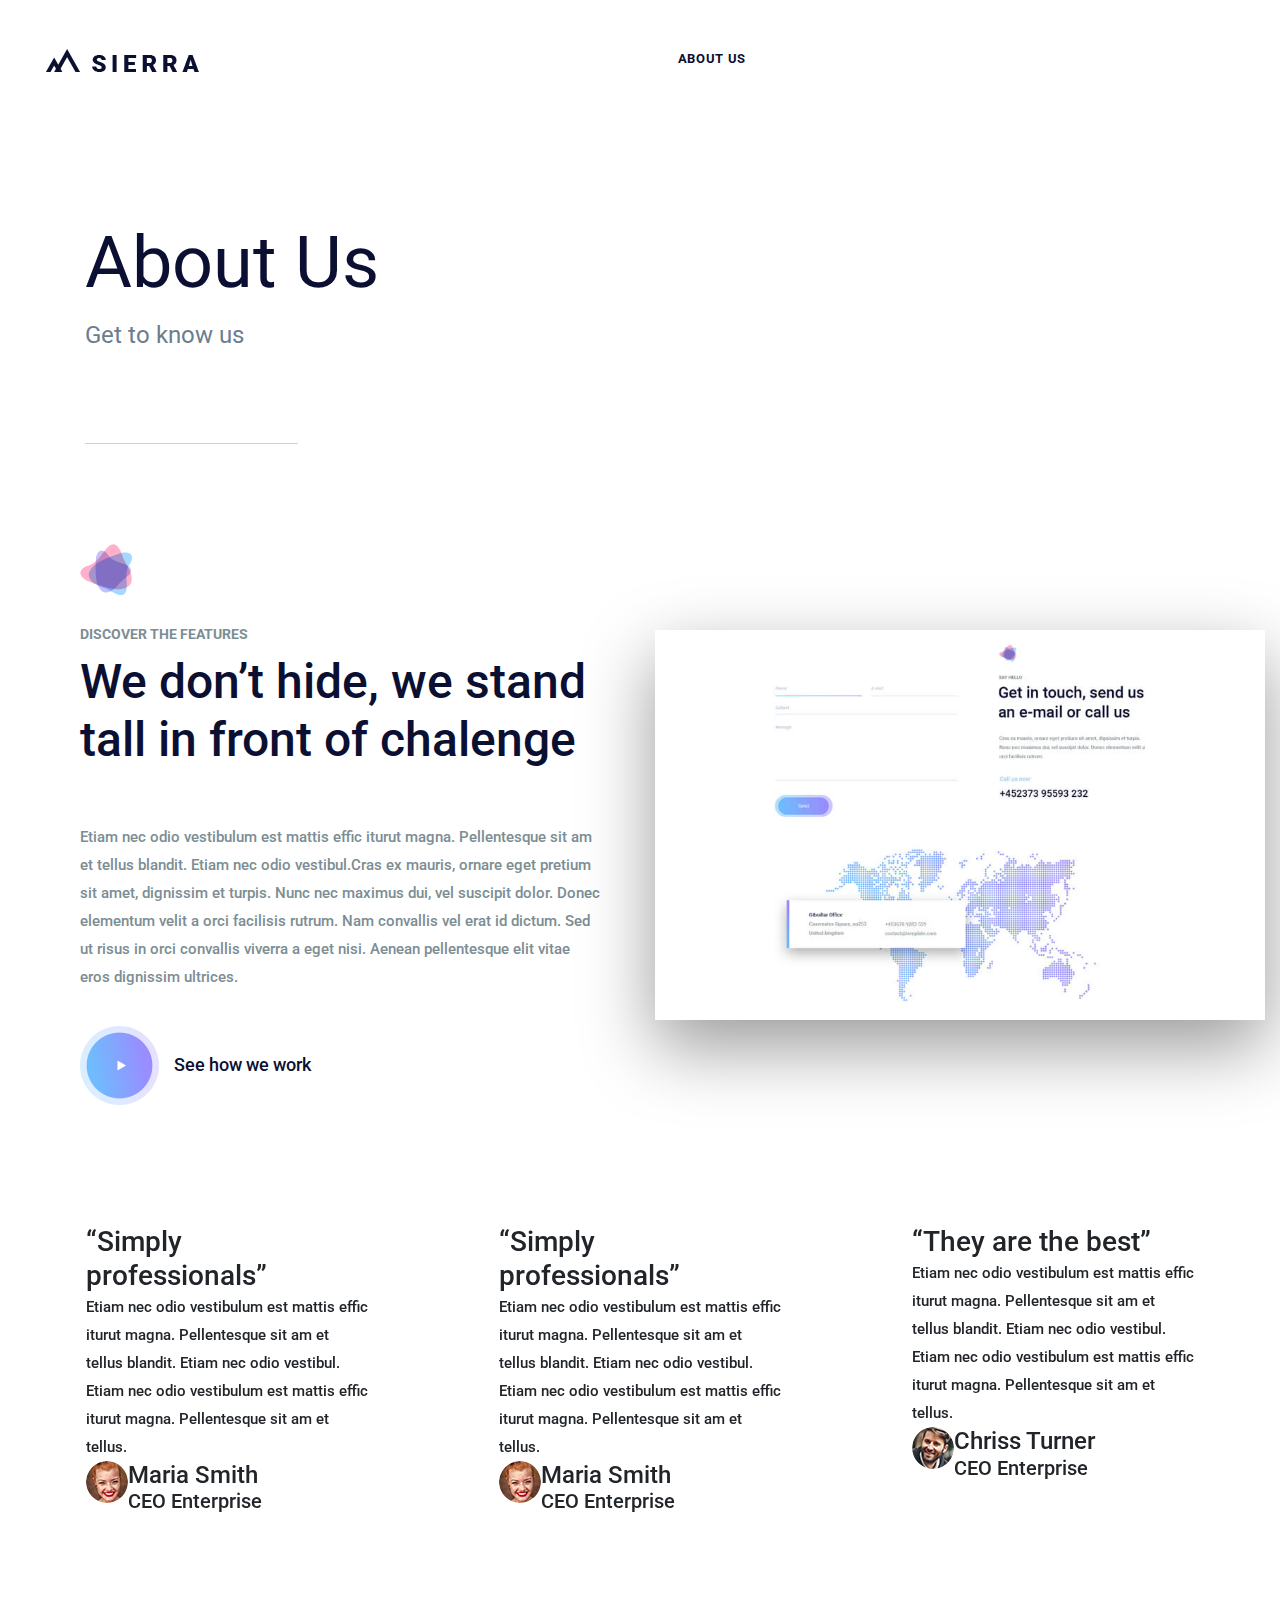
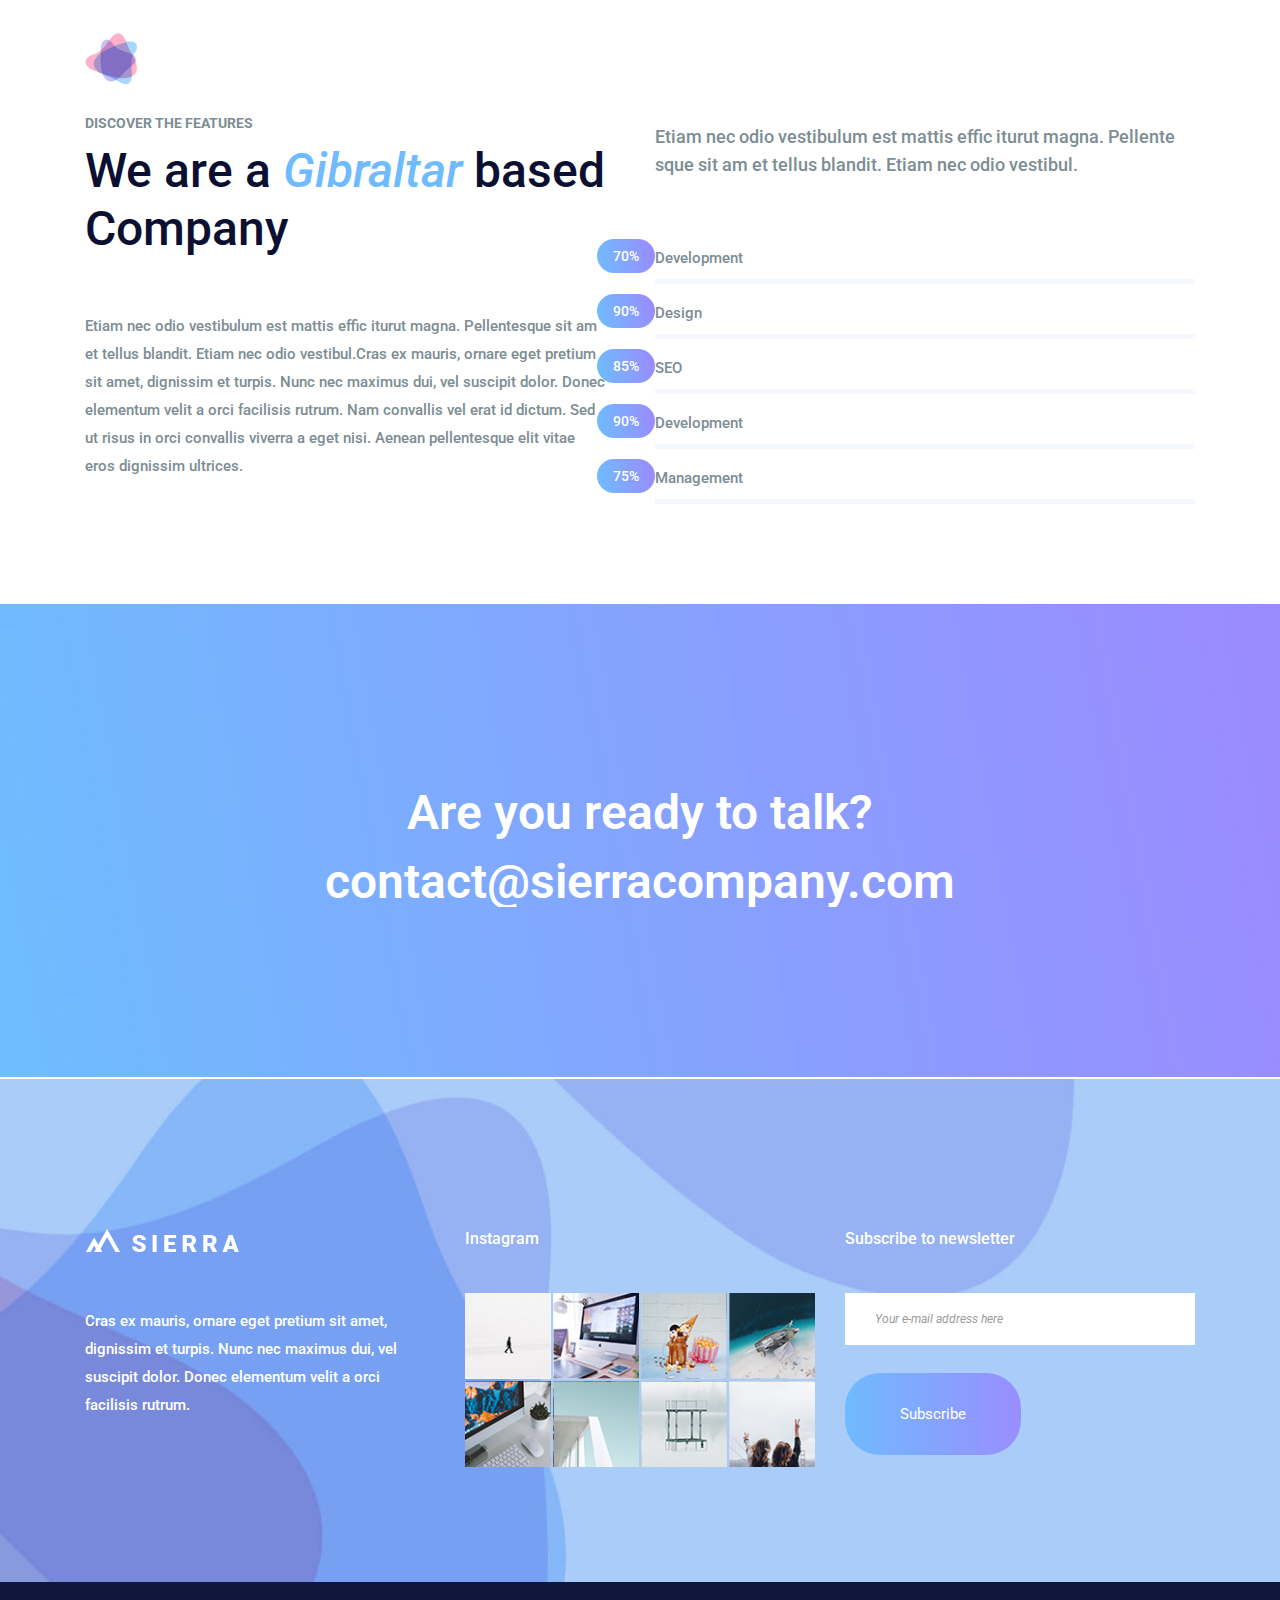
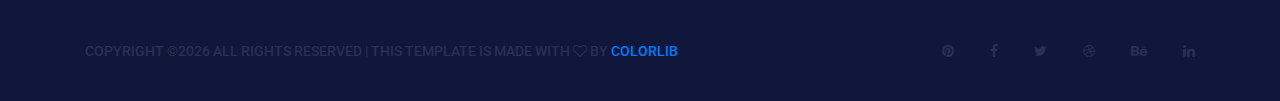
<file: about-us.html>
<!DOCTYPE html>
<html lang="en">
    <head>
        <meta charset="utf-8">
        <meta http-equiv="X-UA-Compatible" content="IE=edge">
        <meta name="viewport" content="width=device-width, initial-scale=1">
        
        <link rel="icon" href="img/fav-icon.png" type="image/x-icon" />
        <!-- The above 3 meta tags *must* come first in the head; any other head content must come *after* these tags -->
        <title>Sierra</title>

        <!-- Icon css link -->
        <link href="css/font-awesome.min.css" rel="stylesheet">
        <!-- Bootstrap -->
        <link href="css/bootstrap.min.css" rel="stylesheet">
        
        <!-- Rev slider css -->
        <link href="vendors/revolution/css/settings.css" rel="stylesheet">
        <link href="vendors/revolution/css/layers.css" rel="stylesheet">
        <link href="vendors/revolution/css/navigation.css" rel="stylesheet">
        
        <!-- Extra plugin css -->
        <link href="vendors/owl-carousel/owl.carousel.min.css" rel="stylesheet">
        <link href="vendors/magnify-popup/magnific-popup.css" rel="stylesheet">
        
        <link href="css/style.css" rel="stylesheet">
        <link href="css/responsive.css" rel="stylesheet">

        <!-- HTML5 shim and Respond.js for IE8 support of HTML5 elements and media queries -->
        <!-- WARNING: Respond.js doesn't work if you view the page via file:// -->
        <!--[if lt IE 9]>
        <script src="https://oss.maxcdn.com/html5shiv/3.7.3/html5shiv.min.js"></script>
        <script src="https://oss.maxcdn.com/respond/1.4.2/respond.min.js"></script>
        <![endif]-->
    </head>
    <body>
        
        <!--================Header Menu Area =================-->
        <header class="main_menu_area">
            <nav class="navbar navbar-expand-lg navbar-light bg-light">
                <a class="navbar-brand" href="#"><img src="img/logo.png" alt=""></a>
                <button class="navbar-toggler" type="button" data-toggle="collapse" data-target="#navbarSupportedContent" aria-controls="navbarSupportedContent" aria-expanded="false" aria-label="Toggle navigation">
                    <span></span>
                    <span></span>
                    <span></span>
                </button>

                <div class="collapse navbar-collapse" id="navbarSupportedContent">
                    <ul class="navbar-nav">
                        <li class="nav-item"><a class="nav-link" href="index.html">Home</a></li>
                        <li class="nav-item active"><a class="nav-link" href="about-us.html">About Us</a></li>
                        <li class="nav-item"><a class="nav-link" href="service.html">Services</a></li>
                        <li class="nav-item"><a class="nav-link" href="portfolio.html">Portfolio</a></li>
                        <li class="nav-item dropdown submenu">
                            <a class="nav-link dropdown-toggle" href="#" id="navbarDropdown" role="button" data-toggle="dropdown" aria-haspopup="true" aria-expanded="false">
                            Blog
                            </a>
                            <ul class="dropdown-menu" aria-labelledby="navbarDropdown">
                                <li class="nav-item"><a class="nav-link" href="blog.html">Blog</a></li>
                                <li class="nav-item"><a class="nav-link" href="single-blog.html">Blog Details</a></li>
                                <li class="nav-item"><a class="nav-link" href="elements.html">Elements</a></li>
                            </ul>
                        </li>
                        <li class="nav-item"><a class="nav-link" href="contact.html">Contact</a></li>
                    </ul>
                </div>
            </nav>
        </header>
        <!--================End Header Menu Area =================-->
        
        <!--================Banner Area =================-->
        <section class="banner_area">
            <div class="container">
                <div class="banner_inner_text">
                    <h2>About Us</h2>
                    <p>Get to know us</p>
                </div>
            </div>
        </section>
        <!--================End Banner Area =================-->
        
        <!--================Challange Area =================-->
        <section class="challange_area p_100">
            <div class="container-fluid">
                <div class="row">
                    <div class="col-lg-6">
                        <div class="challange_text_inner">
                            <div class="l_title">
                                <img src="img/icon/title-icon.png" alt="">
                                <h6>Discover the features</h6>
                                <h2>We don’t hide, we stand tall in front of chalenge</h2>
                            </div>
                            <p>Etiam nec odio vestibulum est mattis effic iturut magna. Pellentesque sit am et tellus blandit. Etiam nec odio vestibul.Cras ex mauris, ornare eget pretium sit amet, dignissim et turpis. Nunc nec maximus dui, vel suscipit dolor. Donec elementum velit a orci facilisis rutrum. Nam convallis vel erat id dictum. Sed ut risus in orci convallis viverra a eget nisi. Aenean pellentesque elit vitae eros dignissim ultrices. </p>
                            <div class="c_video">
                                <a class="popup-youtube" href="https://www.youtube.com/watch?v=62QYQE6k7tg"><img src="img/icon/video-icon.png" alt="">See how we work </a>
                            </div>
                        </div>
                    </div>
                    <div class="col-lg-6 challange_img">
                        <div class="challange_img_inner">
                            <img class="img-fluid" src="img/popup-photo.jpg" alt="">
                        </div>
                    </div>
                </div>
            </div>
        </section>
        <!--================End Challange Area =================-->
        
        <!--================Testimonials Slider Area =================-->
        <section class="testimonials_area">
            <div class="container">
                <div class="testimonials_slider owl-carousel">
                    <div class="item">
                        <div class="testi_item">
                            <h3>“Simply professionals”</h3>
                            <p>Etiam nec odio vestibulum est mattis effic iturut magna. Pellentesque sit am et tellus blandit. Etiam nec odio vestibul. Etiam nec odio vestibulum est mattis effic iturut magna. Pellentesque sit am et tellus.</p>
                            <div class="media">
                                <div class="d-flex">
                                    <img class="rounded-circle" src="img/testimonials/testi-1.jpg" alt="">
                                </div>
                                <div class="media-body">
                                    <h4>Maria Smith</h4>
                                    <h5>CEO Enterprise</h5>
                                </div>
                            </div>
                        </div>
                    </div>
                    <div class="item">
                        <div class="testi_item">
                            <h3>“They are the best”</h3>
                            <p>Etiam nec odio vestibulum est mattis effic iturut magna. Pellentesque sit am et tellus blandit. Etiam nec odio vestibul. Etiam nec odio vestibulum est mattis effic iturut magna. Pellentesque sit am et tellus.</p>
                            <div class="media">
                                <div class="d-flex">
                                    <img class="rounded-circle" src="img/testimonials/testi-2.jpg" alt="">
                                </div>
                                <div class="media-body">
                                    <h4>Chriss Turner</h4>
                                    <h5>CEO Enterprise</h5>
                                </div>
                            </div>
                        </div>
                    </div>
                    <div class="item">
                        <div class="testi_item">
                            <h3>“We just love them”</h3>
                            <p>Etiam nec odio vestibulum est mattis effic iturut magna. Pellentesque sit am et tellus blandit. Etiam nec odio vestibul. Etiam nec odio vestibulum est mattis effic iturut magna. Pellentesque sit am et tellus.</p>
                            <div class="media">
                                <div class="d-flex">
                                    <img class="rounded-circle" src="img/testimonials/testi-3.jpg" alt="">
                                </div>
                                <div class="media-body">
                                    <h4>Julie Smart</h4>
                                    <h5>CEO Enterprise</h5>
                                </div>
                            </div>
                        </div>
                    </div>
                    <div class="item">
                        <div class="testi_item">
                            <h3>“Simply professionals”</h3>
                            <p>Etiam nec odio vestibulum est mattis effic iturut magna. Pellentesque sit am et tellus blandit. Etiam nec odio vestibul. Etiam nec odio vestibulum est mattis effic iturut magna. Pellentesque sit am et tellus.</p>
                            <div class="media">
                                <div class="d-flex">
                                    <img class="rounded-circle" src="img/testimonials/testi-1.jpg" alt="">
                                </div>
                                <div class="media-body">
                                    <h4>Maria Smith</h4>
                                    <h5>CEO Enterprise</h5>
                                </div>
                            </div>
                        </div>
                    </div>
                </div>
            </div>
        </section>
        <!--================End Testimonials Slider Area =================-->
        
        <!--================We Are Company Area =================-->
        <section class="we_company_area p_100">
            <div class="container">
                <div class="row company_inner">
                    <div class="col-lg-6">
                        <div class="left_company_text">
                            <div class="l_title">
                                <img src="img/icon/title-icon.png" alt="">
                                <h6>Discover the features</h6>
                                <h2>We are a <span>Gibraltar</span> based Company</h2>
                            </div>
                            <p>Etiam nec odio vestibulum est mattis effic iturut magna. Pellentesque sit am et tellus blandit. Etiam nec odio vestibul.Cras ex mauris, ornare eget pretium sit amet, dignissim et turpis. Nunc nec maximus dui, vel suscipit dolor. Donec elementum velit a orci facilisis rutrum. Nam convallis vel erat id dictum. Sed ut risus in orci convallis viverra a eget nisi. Aenean pellentesque elit vitae eros dignissim ultrices. </p>
                        </div>
                    </div>
                    <div class="col-lg-6">
                        <div class="company_skill">
                            <p>Etiam nec odio vestibulum est mattis effic iturut magna. Pellente sque sit am et tellus blandit. Etiam nec odio vestibul.</p>
                            <div class="our_skill_inner">
                                <div class="single_skill">
                                    <h3>Development</h3>
                                    <div class="progress" data-value="70">
                                        <div class="progress-bar">
                                            <div class="progress_parcent"><span class="counter">70</span>%</div>
                                        </div>
                                    </div>
                                </div>
                                <div class="single_skill">
                                    <h3>Design</h3>
                                    <div class="progress" data-value="90">
                                        <div class="progress-bar">
                                            <div class="progress_parcent"><span class="counter">90</span>%</div>
                                        </div>
                                    </div>
                                </div>
                                <div class="single_skill">
                                    <h3>SEO</h3>
                                    <div class="progress" data-value="85">
                                        <div class="progress-bar">
                                            <div class="progress_parcent"><span class="counter">85</span>%</div>
                                        </div>
                                    </div>
                                </div>
                                <div class="single_skill">
                                    <h3>Development</h3>
                                    <div class="progress" data-value="90">
                                        <div class="progress-bar">
                                            <div class="progress_parcent"><span class="counter">90</span>%</div>
                                        </div>
                                    </div>
                                </div>
                                <div class="single_skill">
                                    <h3>Management</h3>
                                    <div class="progress" data-value="75">
                                        <div class="progress-bar">
                                            <div class="progress_parcent"><span class="counter">75</span>%</div>
                                        </div>
                                    </div>
                                </div>
                            </div>
                        </div>
                    </div>
                </div>
            </div>
        </section>
        <!--================End We Are Company Area =================-->
        
        <!--================End We Are Company Area =================-->
        <section class="talk_area">
            <div class="container">
                <div class="talk_text">
                    <h4>Are you ready to talk?</h4>
                    <a href="mailto:contact@sierracompany.com">contact@sierracompany.com</a>
                </div>
            </div>
        </section>
        <!--================End We Are Company Area =================-->
        
        <!--================Footer Area =================-->
        <footer class="footr_area">
            <div class="footer_widget_area">
                <div class="container">
                    <div class="row footer_widget_inner">
                        <div class="col-lg-4 col-sm-6">
                            <aside class="f_widget f_about_widget">
                                <img src="img/footer-logo.png" alt="">
                                <p>Cras ex mauris, ornare eget pretium sit amet, dignissim et turpis. Nunc nec maximus dui, vel suscipit dolor. Donec elementum velit a orci facilisis rutrum.</p>
                            </aside>
                        </div>
                        <div class="col-lg-4 col-sm-6">
                            <aside class="f_widget f_insta_widget">
                                <div class="f_title">
                                    <h3>Instagram</h3>
                                </div>
                                <ul>
                                    <li><a href="#"><img src="img/instagram/ins-1.jpg" alt=""></a></li>
                                    <li><a href="#"><img src="img/instagram/ins-2.jpg" alt=""></a></li>
                                    <li><a href="#"><img src="img/instagram/ins-3.jpg" alt=""></a></li>
                                    <li><a href="#"><img src="img/instagram/ins-4.jpg" alt=""></a></li>
                                    <li><a href="#"><img src="img/instagram/ins-5.jpg" alt=""></a></li>
                                    <li><a href="#"><img src="img/instagram/ins-6.jpg" alt=""></a></li>
                                    <li><a href="#"><img src="img/instagram/ins-7.jpg" alt=""></a></li>
                                    <li><a href="#"><img src="img/instagram/ins-8.jpg" alt=""></a></li>
                                </ul>
                            </aside>
                        </div>
                        <div class="col-lg-4 col-sm-6">
                            <aside class="f_widget f_subs_widget">
                                <div class="f_title">
                                    <h3>Subscribe to newsletter</h3>
                                </div>
                                <div class="input-group">
                                    <input type="text" class="form-control" placeholder="Your e-mail address here" aria-label="Your e-mail address here">
                                    <span class="input-group-btn">
                                        <button class="btn btn-secondary submit_btn" type="button">Subscribe</button>
                                    </span>
                                </div>
                            </aside>
                        </div>
                    </div>
                </div>
            </div>
            <div class="footer_copyright">
                <div class="container">
                    <div class="float-sm-left">
                        <h5><!-- Link back to Colorlib can't be removed. Template is licensed under CC BY 3.0. -->
Copyright &copy;<script>document.write(new Date().getFullYear());</script> All rights reserved | This template is made with <i class="fa fa-heart-o" aria-hidden="true"></i> by <a href="https://colorlib.com" target="_blank">Colorlib</a>
<!-- Link back to Colorlib can't be removed. Template is licensed under CC BY 3.0. --></h5>
                    </div>
                    <div class="float-sm-right">
                        <ul>
                            <li><a href="#"><i class="fa fa-pinterest"></i></a></li>
                            <li><a href="#"><i class="fa fa-facebook"></i></a></li>
                            <li><a href="#"><i class="fa fa-twitter"></i></a></li>
                            <li><a href="#"><i class="fa fa-dribbble"></i></a></li>
                            <li><a href="#"><i class="fa fa-behance"></i></a></li>
                            <li><a href="#"><i class="fa fa-linkedin"></i></a></li>
                        </ul>
                    </div>
                </div>
            </div>
        </footer>
        <!--================End Footer Area =================-->
        
        
        
        
        <!-- jQuery (necessary for Bootstrap's JavaScript plugins) -->
        <script src="js/jquery-3.2.1.min.js"></script>
        <!-- Include all compiled plugins (below), or include individual files as needed -->
        <script src="js/popper.min.js"></script>
        <script src="js/bootstrap.min.js"></script>
        <!-- Rev slider js -->
        <script src="vendors/revolution/js/jquery.themepunch.tools.min.js"></script>
        <script src="vendors/revolution/js/jquery.themepunch.revolution.min.js"></script>
        <script src="vendors/revolution/js/extensions/revolution.extension.actions.min.js"></script>
        <script src="vendors/revolution/js/extensions/revolution.extension.video.min.js"></script>
        <script src="vendors/revolution/js/extensions/revolution.extension.slideanims.min.js"></script>
        <script src="vendors/revolution/js/extensions/revolution.extension.layeranimation.min.js"></script>
        <script src="vendors/revolution/js/extensions/revolution.extension.navigation.min.js"></script>
        <script src="vendors/revolution/js/extensions/revolution.extension.slideanims.min.js"></script>
        <!-- Extra plugin css -->
        <script src="vendors/counterup/jquery.waypoints.min.js"></script>
        <script src="vendors/counterup/jquery.counterup.min.js"></script> 
        <script src="vendors/counterup/apear.js"></script>
        <script src="vendors/counterup/countto.js"></script>
        <script src="vendors/owl-carousel/owl.carousel.min.js"></script>
        <script src="vendors/magnify-popup/jquery.magnific-popup.min.js"></script>
        <script src="js/smoothscroll.js"></script>
        
        <script src="js/theme.js"></script>
    </body>
</html>
</file>
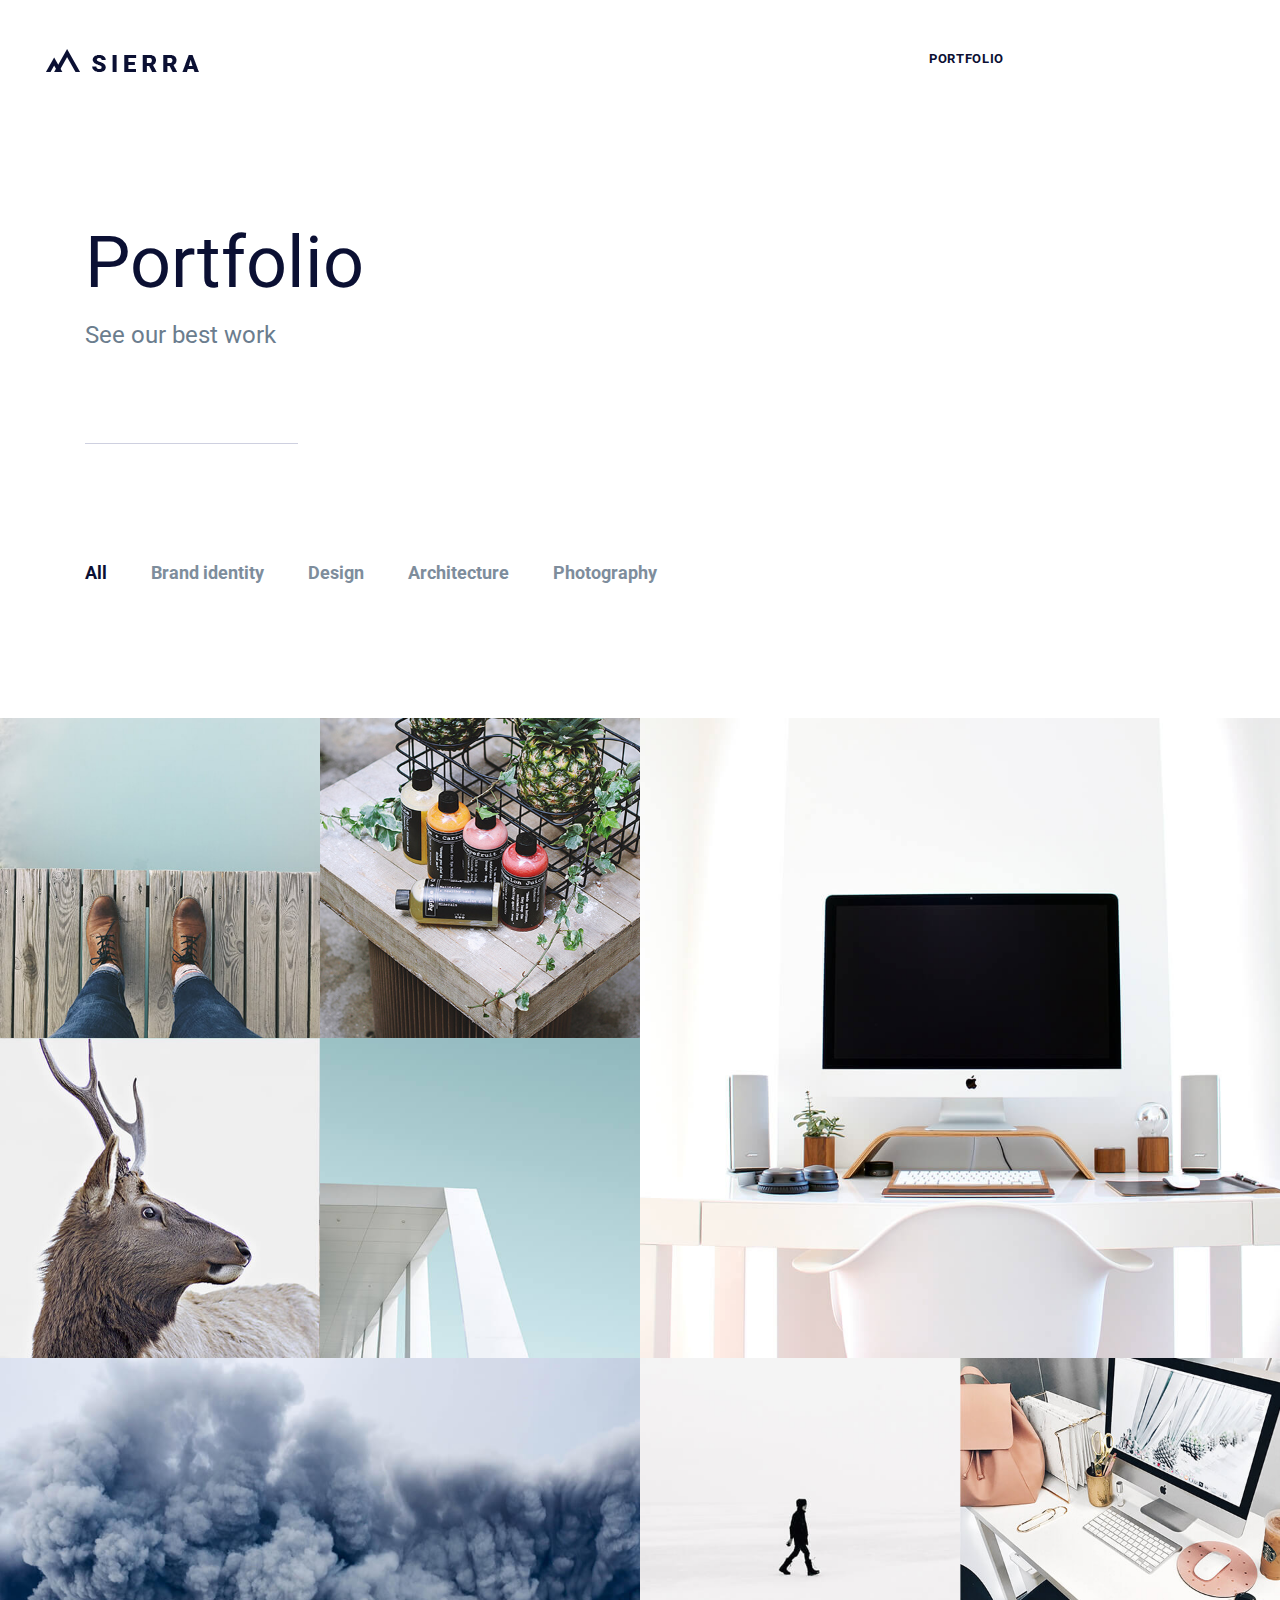
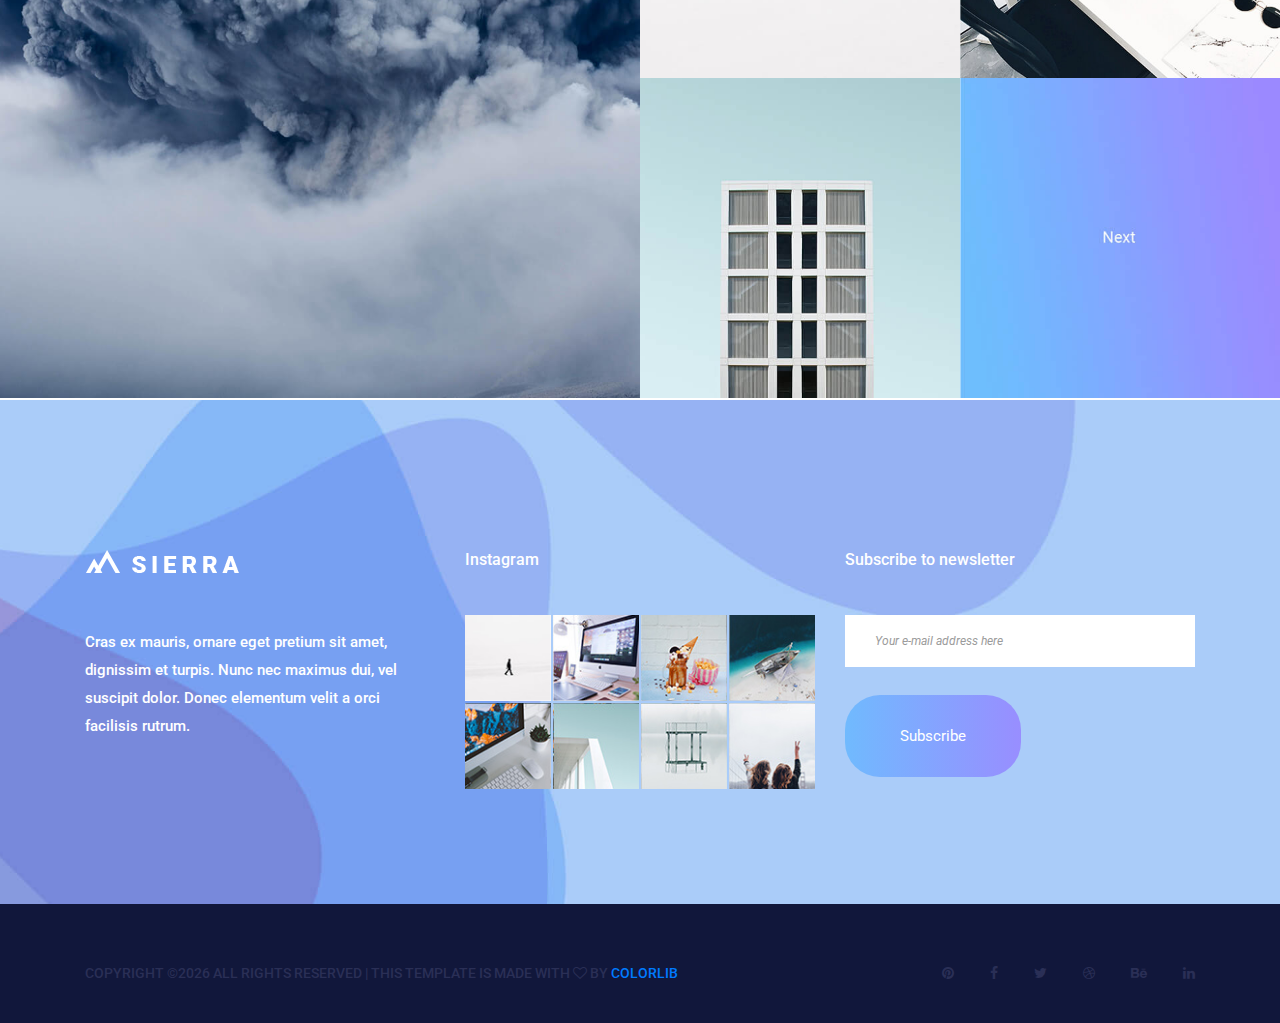
<file: portfolio.html>
<!DOCTYPE html>
<html lang="en">
    <head>
        <meta charset="utf-8">
        <meta http-equiv="X-UA-Compatible" content="IE=edge">
        <meta name="viewport" content="width=device-width, initial-scale=1">
        
        <link rel="icon" href="img/fav-icon.png" type="image/x-icon" />
        <!-- The above 3 meta tags *must* come first in the head; any other head content must come *after* these tags -->
        <title>Sierra</title>

        <!-- Icon css link -->
        <link href="css/font-awesome.min.css" rel="stylesheet">
        <!-- Bootstrap -->
        <link href="css/bootstrap.min.css" rel="stylesheet">
        
        <!-- Rev slider css -->
        <link href="vendors/revolution/css/settings.css" rel="stylesheet">
        <link href="vendors/revolution/css/layers.css" rel="stylesheet">
        <link href="vendors/revolution/css/navigation.css" rel="stylesheet">
        
        <!-- Extra plugin css -->
        <link href="vendors/owl-carousel/owl.carousel.min.css" rel="stylesheet">
        <link href="vendors/magnify-popup/magnific-popup.css" rel="stylesheet">
        
        
        <link href="css/style.css" rel="stylesheet">
        <link href="css/responsive.css" rel="stylesheet">

        <!-- HTML5 shim and Respond.js for IE8 support of HTML5 elements and media queries -->
        <!-- WARNING: Respond.js doesn't work if you view the page via file:// -->
        <!--[if lt IE 9]>
        <script src="https://oss.maxcdn.com/html5shiv/3.7.3/html5shiv.min.js"></script>
        <script src="https://oss.maxcdn.com/respond/1.4.2/respond.min.js"></script>
        <![endif]-->
    </head>
    <body>
        
        <!--================Header Menu Area =================-->
        <header class="main_menu_area">
            <nav class="navbar navbar-expand-lg navbar-light bg-light">
                <a class="navbar-brand" href="#"><img src="img/logo.png" alt=""></a>
                <button class="navbar-toggler" type="button" data-toggle="collapse" data-target="#navbarSupportedContent" aria-controls="navbarSupportedContent" aria-expanded="false" aria-label="Toggle navigation">
                    <span></span>
                    <span></span>
                    <span></span>
                </button>

                <div class="collapse navbar-collapse" id="navbarSupportedContent">
                    <ul class="navbar-nav">
                        <li class="nav-item"><a class="nav-link" href="index.html">Home</a></li>
                        <li class="nav-item"><a class="nav-link" href="about-us.html">About Us</a></li>
                        <li class="nav-item"><a class="nav-link" href="service.html">Services</a></li>
                        <li class="nav-item active"><a class="nav-link" href="portfolio.html">Portfolio</a></li>
                        <li class="nav-item dropdown submenu">
                            <a class="nav-link dropdown-toggle" href="#" id="navbarDropdown" role="button" data-toggle="dropdown" aria-haspopup="true" aria-expanded="false">
                            Blog
                            </a>
                            <ul class="dropdown-menu" aria-labelledby="navbarDropdown">
                                <li class="nav-item"><a class="nav-link" href="blog.html">Blog</a></li>
                                <li class="nav-item"><a class="nav-link" href="single-blog.html">Blog Details</a></li>
                                <li class="nav-item"><a class="nav-link" href="elements.html">Elements</a></li>
                            </ul>
                        </li>
                        <li class="nav-item"><a class="nav-link" href="contact.html">Contact</a></li>
                    </ul>
                </div>
            </nav>
        </header>
        <!--================End Header Menu Area =================-->
        
        <!--================Banner Area =================-->
        <section class="banner_area">
            <div class="container">
                <div class="banner_inner_text">
                    <h2>Portfolio</h2>
                    <p>See our best work</p>
                </div>
            </div>
        </section>
        <!--================End Banner Area =================-->
        
        <!--================Portfolio Area =================-->
        <section class="portfolio_area">
            <div class="container">
                <div class="portfolio_filter">
                    <ul>
                        <li class="active" data-filter="*"><a href="#">All</a></li>
                        <li data-filter=".brand"><a href="#">Brand identity</a></li>
                        <li data-filter=".design"><a href="#">Design</a></li>
                        <li data-filter=".arc"><a href="#">Architecture</a></li>
                        <li data-filter=".photo"><a href="#">Photography</a></li>
                    </ul>
                </div>
            </div>
            <div class="ms_portfolio_inner">
                <div class="ms_p_item wd_25 brand arc photo">
                    <img src="img/portfolio/ms-portfolio/ms-p-1.jpg" alt="">
                </div>
                <div class="ms_p_item wd_25 brand arc photo">
                    <img src="img/portfolio/ms-portfolio/ms-p-2.jpg" alt="">
                </div>
                <div class="ms_p_item wd_50 brand">
                    <img src="img/portfolio/ms-portfolio/ms-p-3.jpg" alt="">
                </div>
                <div class="ms_p_item wd_25 brand arc photo">
                    <img src="img/portfolio/ms-portfolio/ms-p-4.jpg" alt="">
                </div>
                <div class="ms_p_item wd_25 brand arc photo">
                    <img src="img/portfolio/ms-portfolio/ms-p-5.jpg" alt="">
                </div>
                <div class="ms_p_item wd_50">
                    <img src="img/portfolio/ms-portfolio/ms-p-6.jpg" alt="">
                </div>
                <div class="ms_p_item wd_25 design arc">
                    <img src="img/portfolio/ms-portfolio/ms-p-7.jpg" alt="">
                </div>
                <div class="ms_p_item wd_25 design arc">
                    <img src="img/portfolio/ms-portfolio/ms-p-8.jpg" alt="">
                </div>
                <div class="ms_p_item wd_25 design arc">
                    <img src="img/portfolio/ms-portfolio/ms-p-9.jpg" alt="">
                </div>
                <div class="ms_p_item wd_25 design arc">
                    <img src="img/portfolio/ms-portfolio/ms-p-10.jpg" alt="">
                </div>
            </div>
        </section>
        <!--================End Portfolio Area =================-->
        
        <!--================Footer Area =================-->
        <footer class="footr_area">
            <div class="footer_widget_area">
                <div class="container">
                    <div class="row footer_widget_inner">
                        <div class="col-lg-4 col-sm-6">
                            <aside class="f_widget f_about_widget">
                                <img src="img/footer-logo.png" alt="">
                                <p>Cras ex mauris, ornare eget pretium sit amet, dignissim et turpis. Nunc nec maximus dui, vel suscipit dolor. Donec elementum velit a orci facilisis rutrum.</p>
                            </aside>
                        </div>
                        <div class="col-lg-4 col-sm-6">
                            <aside class="f_widget f_insta_widget">
                                <div class="f_title">
                                    <h3>Instagram</h3>
                                </div>
                                <ul>
                                    <li><a href="#"><img src="img/instagram/ins-1.jpg" alt=""></a></li>
                                    <li><a href="#"><img src="img/instagram/ins-2.jpg" alt=""></a></li>
                                    <li><a href="#"><img src="img/instagram/ins-3.jpg" alt=""></a></li>
                                    <li><a href="#"><img src="img/instagram/ins-4.jpg" alt=""></a></li>
                                    <li><a href="#"><img src="img/instagram/ins-5.jpg" alt=""></a></li>
                                    <li><a href="#"><img src="img/instagram/ins-6.jpg" alt=""></a></li>
                                    <li><a href="#"><img src="img/instagram/ins-7.jpg" alt=""></a></li>
                                    <li><a href="#"><img src="img/instagram/ins-8.jpg" alt=""></a></li>
                                </ul>
                            </aside>
                        </div>
                        <div class="col-lg-4 col-sm-6">
                            <aside class="f_widget f_subs_widget">
                                <div class="f_title">
                                    <h3>Subscribe to newsletter</h3>
                                </div>
                                <div class="input-group">
                                    <input type="text" class="form-control" placeholder="Your e-mail address here" aria-label="Your e-mail address here">
                                    <span class="input-group-btn">
                                        <button class="btn btn-secondary submit_btn" type="button">Subscribe</button>
                                    </span>
                                </div>
                            </aside>
                        </div>
                    </div>
                </div>
            </div>
            <div class="footer_copyright">
                <div class="container">
                    <div class="float-sm-left">
                        <h5><!-- Link back to Colorlib can't be removed. Template is licensed under CC BY 3.0. -->
Copyright &copy;<script>document.write(new Date().getFullYear());</script> All rights reserved | This template is made with <i class="fa fa-heart-o" aria-hidden="true"></i> by <a href="https://colorlib.com" target="_blank">Colorlib</a>
<!-- Link back to Colorlib can't be removed. Template is licensed under CC BY 3.0. --></h5>
                    </div>
                    <div class="float-sm-right">
                        <ul>
                            <li><a href="#"><i class="fa fa-pinterest"></i></a></li>
                            <li><a href="#"><i class="fa fa-facebook"></i></a></li>
                            <li><a href="#"><i class="fa fa-twitter"></i></a></li>
                            <li><a href="#"><i class="fa fa-dribbble"></i></a></li>
                            <li><a href="#"><i class="fa fa-behance"></i></a></li>
                            <li><a href="#"><i class="fa fa-linkedin"></i></a></li>
                        </ul>
                    </div>
                </div>
            </div>
        </footer>
        <!--================End Footer Area =================-->
        
        
        
        
        <!-- jQuery (necessary for Bootstrap's JavaScript plugins) -->
        <script src="js/jquery-3.2.1.min.js"></script>
        <!-- Include all compiled plugins (below), or include individual files as needed -->
        <script src="js/popper.min.js"></script>
        <script src="js/bootstrap.min.js"></script>
        <!-- Rev slider js -->
        <script src="vendors/revolution/js/jquery.themepunch.tools.min.js"></script>
        <script src="vendors/revolution/js/jquery.themepunch.revolution.min.js"></script>
        <script src="vendors/revolution/js/extensions/revolution.extension.actions.min.js"></script>
        <script src="vendors/revolution/js/extensions/revolution.extension.video.min.js"></script>
        <script src="vendors/revolution/js/extensions/revolution.extension.slideanims.min.js"></script>
        <script src="vendors/revolution/js/extensions/revolution.extension.layeranimation.min.js"></script>
        <script src="vendors/revolution/js/extensions/revolution.extension.navigation.min.js"></script>
        <script src="vendors/revolution/js/extensions/revolution.extension.slideanims.min.js"></script>
        <!-- Extra plugin css -->
        <script src="vendors/counterup/jquery.waypoints.min.js"></script>
        <script src="vendors/counterup/jquery.counterup.min.js"></script> 
        <script src="vendors/counterup/apear.js"></script>
        <script src="vendors/counterup/countto.js"></script>
        <script src="vendors/owl-carousel/owl.carousel.min.js"></script>
        <script src="vendors/magnify-popup/jquery.magnific-popup.min.js"></script>
        <script src="js/smoothscroll.js"></script>
        <script src="vendors/circle-bar/circle-progress.min.js"></script>
        <script src="vendors/circle-bar/plugins.js"></script>
        <script src="vendors/isotope/imagesloaded.pkgd.min.js"></script>
        <script src="vendors/isotope/isotope.pkgd.min.js"></script>
        
        <script src="js/circle-active.js"></script>
        <script src="js/theme.js"></script>
    </body>
</html>
</file>
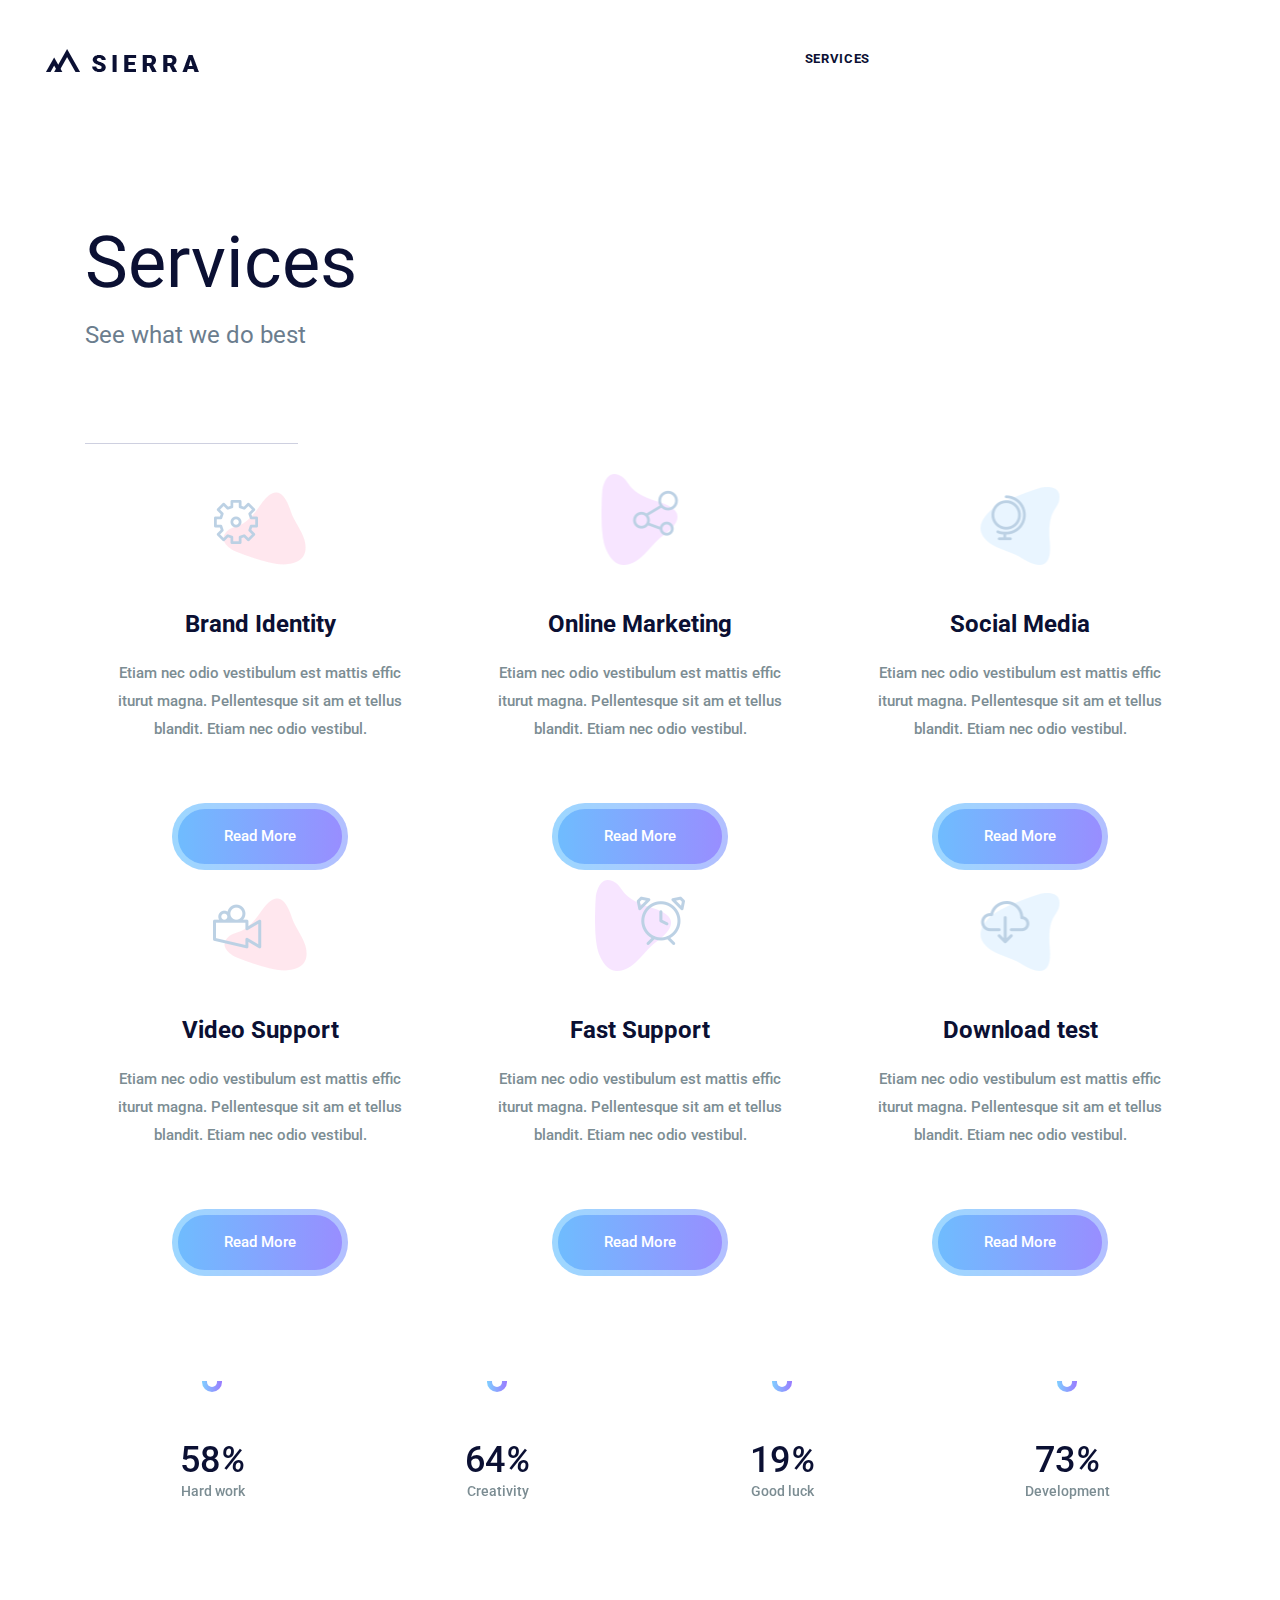
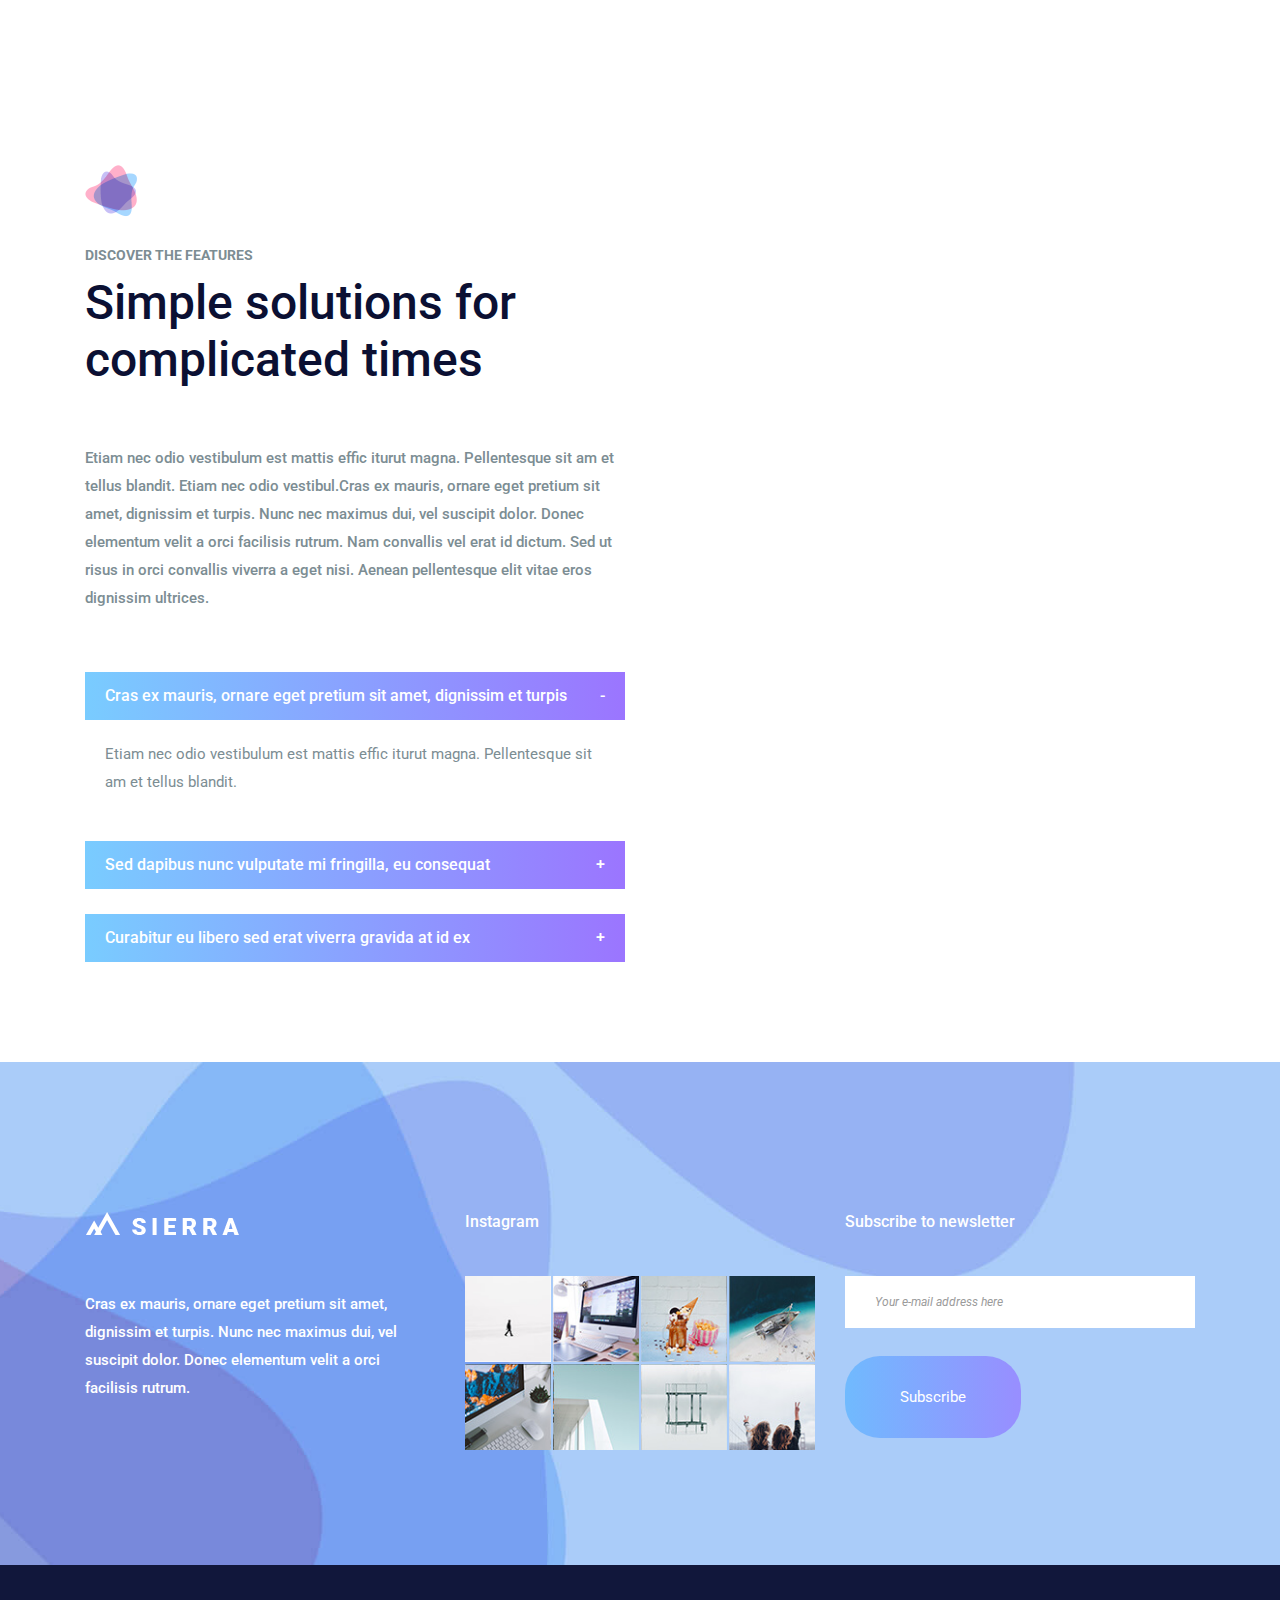
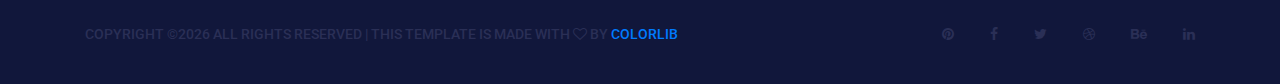
<file: service.html>
<!DOCTYPE html>
<html lang="en">
    <head>
        <meta charset="utf-8">
        <meta http-equiv="X-UA-Compatible" content="IE=edge">
        <meta name="viewport" content="width=device-width, initial-scale=1">
        
        <link rel="icon" href="img/fav-icon.png" type="image/x-icon" />
        <!-- The above 3 meta tags *must* come first in the head; any other head content must come *after* these tags -->
        <title>Sierra</title>

        <!-- Icon css link -->
        <link href="css/font-awesome.min.css" rel="stylesheet">
        <!-- Bootstrap -->
        <link href="css/bootstrap.min.css" rel="stylesheet">
        
        <!-- Rev slider css -->
        <link href="vendors/revolution/css/settings.css" rel="stylesheet">
        <link href="vendors/revolution/css/layers.css" rel="stylesheet">
        <link href="vendors/revolution/css/navigation.css" rel="stylesheet">
        
        <!-- Extra plugin css -->
        <link href="vendors/owl-carousel/owl.carousel.min.css" rel="stylesheet">
        <link href="vendors/magnify-popup/magnific-popup.css" rel="stylesheet">
        
        
        <link href="css/style.css" rel="stylesheet">
        <link href="css/responsive.css" rel="stylesheet">

        <!-- HTML5 shim and Respond.js for IE8 support of HTML5 elements and media queries -->
        <!-- WARNING: Respond.js doesn't work if you view the page via file:// -->
        <!--[if lt IE 9]>
        <script src="https://oss.maxcdn.com/html5shiv/3.7.3/html5shiv.min.js"></script>
        <script src="https://oss.maxcdn.com/respond/1.4.2/respond.min.js"></script>
        <![endif]-->
    </head>
    <body>
        
        <!--================Header Menu Area =================-->
        <header class="main_menu_area">
            <nav class="navbar navbar-expand-lg navbar-light bg-light">
                <a class="navbar-brand" href="#"><img src="img/logo.png" alt=""></a>
                <button class="navbar-toggler" type="button" data-toggle="collapse" data-target="#navbarSupportedContent" aria-controls="navbarSupportedContent" aria-expanded="false" aria-label="Toggle navigation">
                    <span></span>
                    <span></span>
                    <span></span>
                </button>

                <div class="collapse navbar-collapse" id="navbarSupportedContent">
                    <ul class="navbar-nav">
                        <li class="nav-item"><a class="nav-link" href="index.html">Home</a></li>
                        <li class="nav-item"><a class="nav-link" href="about-us.html">About Us</a></li>
                        <li class="nav-item active"><a class="nav-link" href="service.html">Services</a></li>
                        <li class="nav-item"><a class="nav-link" href="portfolio.html">Portfolio</a></li>
                        <li class="nav-item dropdown submenu">
                            <a class="nav-link dropdown-toggle" href="#" id="navbarDropdown" role="button" data-toggle="dropdown" aria-haspopup="true" aria-expanded="false">
                            Blog
                            </a>
                            <ul class="dropdown-menu" aria-labelledby="navbarDropdown">
                                <li class="nav-item"><a class="nav-link" href="blog.html">Blog</a></li>
                                <li class="nav-item"><a class="nav-link" href="single-blog.html">Blog Details</a></li>
                                <li class="nav-item"><a class="nav-link" href="elements.html">Elements</a></li>
                            </ul>
                        </li>
                        <li class="nav-item"><a class="nav-link" href="contact.html">Contact</a></li>
                    </ul>
                </div>
            </nav>
        </header>
        <!--================End Header Menu Area =================-->
        
        <!--================Banner Area =================-->
        <section class="banner_area">
            <div class="container">
                <div class="banner_inner_text">
                    <h2>Services</h2>
                    <p>See what we do best</p>
                </div>
            </div>
        </section>
        <!--================End Banner Area =================-->
        
        <!--================End Banner Area =================-->
        <section class="service_feature">
            <div class="container">
                <div class="row feature_inner">
                    <div class="col-lg-4 col-sm-6">
                        <div class="feature_item">
                            <div class="f_icon">
                                <img src="img/icon/f-icon-1.png" alt="">
                            </div>
                            <h4>Brand Identity</h4>
                            <p>Etiam nec odio vestibulum est mattis effic iturut magna. Pellentesque sit am et tellus blandit. Etiam nec odio vestibul. </p>
                            <a class="more_btn" href="#">Read More</a>
                        </div>
                    </div>
                    <div class="col-lg-4 col-sm-6">
                        <div class="feature_item">
                            <div class="f_icon">
                                <img src="img/icon/f-icon-2.png" alt="">
                            </div>
                            <h4>Online Marketing</h4>
                            <p>Etiam nec odio vestibulum est mattis effic iturut magna. Pellentesque sit am et tellus blandit. Etiam nec odio vestibul. </p>
                            <a class="more_btn" href="#">Read More</a>
                        </div>
                    </div>
                    <div class="col-lg-4 col-sm-6">
                        <div class="feature_item">
                            <div class="f_icon">
                                <img src="img/icon/f-icon-3.png" alt="">
                            </div>
                            <h4>Social Media</h4>
                            <p>Etiam nec odio vestibulum est mattis effic iturut magna. Pellentesque sit am et tellus blandit. Etiam nec odio vestibul. </p>
                            <a class="more_btn" href="#">Read More</a>
                        </div>
                    </div>
                    <div class="col-lg-4 col-sm-6">
                        <div class="feature_item">
                            <div class="f_icon">
                                <img src="img/icon/f-icon-4.png" alt="">
                            </div>
                            <h4>Video Support</h4>
                            <p>Etiam nec odio vestibulum est mattis effic iturut magna. Pellentesque sit am et tellus blandit. Etiam nec odio vestibul. </p>
                            <a class="more_btn" href="#">Read More</a>
                        </div>
                    </div>
                    <div class="col-lg-4 col-sm-6">
                        <div class="feature_item">
                            <div class="f_icon">
                                <img src="img/icon/f-icon-5.png" alt="">
                            </div>
                            <h4>Fast Support</h4>
                            <p>Etiam nec odio vestibulum est mattis effic iturut magna. Pellentesque sit am et tellus blandit. Etiam nec odio vestibul. </p>
                            <a class="more_btn" href="#">Read More</a>
                        </div>
                    </div>
                    <div class="col-lg-4 col-sm-6">
                        <div class="feature_item">
                            <div class="f_icon">
                                <img src="img/icon/f-icon-6.png" alt="">
                            </div>
                            <h4>Download test</h4>
                            <p>Etiam nec odio vestibulum est mattis effic iturut magna. Pellentesque sit am et tellus blandit. Etiam nec odio vestibul. </p>
                            <a class="more_btn" href="#">Read More</a>
                        </div>
                    </div>
                </div>
            </div>
        </section>
        <!--================End Banner Area =================-->
        
        <!--================Circle Chart Area =================-->
        <section class="circle_chart_area">
            <div class="container">
                <div class="row">
                    <div class="col-lg-3 col-sm-6">
                        <div class="circle_progress circular style-polygon" data-percentage="75" data-thickness="3" data-reverse="true" data-empty-fill="transparent" data-start-color="#987dff" data-end-color="#7acaff">
                            <div class="circle_progress_inner">
                                <strong></strong>
                                <span class="percentage"></span>
                                <h4>Hard work</h4>
                            </div> 
                        </div>
                    </div>
                    <div class="col-lg-3 col-sm-6">
                        <div class="circle_progress circular style-polygon" data-percentage="83" data-thickness="3" data-reverse="true" data-empty-fill="transparent" data-start-color="#987dff" data-end-color="#7acaff">
                            <div class="circle_progress_inner">
                                <strong></strong>
                                <span class="percentage"></span>
                                <h4>Creativity</h4>
                            </div> 
                        </div>
                    </div>
                    <div class="col-lg-3 col-sm-6">
                        <div class="circle_progress circular style-polygon" data-percentage="25" data-thickness="3" data-reverse="true" data-empty-fill="transparent" data-start-color="#987dff" data-end-color="#7acaff">
                            <div class="circle_progress_inner">
                                <strong></strong>
                                <span class="percentage"></span>
                                <h4>Good luck</h4>
                            </div> 
                        </div>
                    </div>
                    <div class="col-lg-3 col-sm-6">
                        <div class="circle_progress circular style-polygon" data-percentage="95" data-thickness="3" data-reverse="true" data-empty-fill="transparent" data-start-color="#987dff" data-end-color="#7acaff">
                            <div class="circle_progress_inner">
                                <strong></strong>
                                <span class="percentage"></span>
                                <h4>Development</h4>
                            </div> 
                        </div>
                    </div>
                </div>
            </div>
        </section>
        <!--================End Circle Chart Area =================-->
        
        <!--================Service Solution Area =================-->
        <section class="service_solution_area p_100">
            <div class="container">
                <div class="row s_solution_inner">
                    <div class="col-lg-6">
                        <div class="s_solution_item">
                            <div class="l_title">
                                <img src="img/icon/title-icon.png" alt="">
                                <h6>Discover the features</h6>
                                <h2>Simple solutions for complicated times</h2>
                            </div>
                            <p>Etiam nec odio vestibulum est mattis effic iturut magna. Pellentesque sit am et tellus blandit. Etiam nec odio vestibul.Cras ex mauris, ornare eget pretium sit amet, dignissim et turpis. Nunc nec maximus dui, vel suscipit dolor. Donec elementum velit a orci facilisis rutrum. Nam convallis vel erat id dictum. Sed ut risus in orci convallis viverra a eget nisi. Aenean pellentesque elit vitae eros dignissim ultrices. </p>
                            <div id="accordion" role="tablist" class="solution_collaps">
                                <div class="card">
                                    <div class="card-header" role="tab" id="headingOne">
                                        <h5 class="mb-0">
                                            <a data-toggle="collapse" href="#collapseOne" aria-expanded="true" aria-controls="collapseOne">
                                            Cras ex mauris, ornare eget pretium sit amet, dignissim et turpis
                                            <i class="minus">-</i>
                                            <i class="plus">+</i>
                                            </a>
                                        </h5>
                                    </div>

                                    <div id="collapseOne" class="collapse show" role="tabpanel" aria-labelledby="headingOne" data-parent="#accordion">
                                        <div class="card-body">
                                            <p>Etiam nec odio vestibulum est mattis effic iturut magna. Pellentesque sit am et tellus blandit. </p>
                                        </div>
                                    </div>
                                </div>
                                <div class="card">
                                    <div class="card-header" role="tab" id="headingTwo">
                                        <h5 class="mb-0">
                                            <a class="collapsed" data-toggle="collapse" href="#collapseTwo" aria-expanded="false" aria-controls="collapseTwo">
                                            Sed dapibus nunc vulputate mi fringilla, eu consequat
                                            <i class="minus">-</i>
                                            <i class="plus">+</i>
                                            </a>
                                        </h5>
                                    </div>
                                    <div id="collapseTwo" class="collapse" role="tabpanel" aria-labelledby="headingTwo" data-parent="#accordion">
                                        <div class="card-body">
                                            <p>Etiam nec odio vestibulum est mattis effic iturut magna. Pellentesque sit am et tellus blandit. </p>
                                        </div>
                                    </div>
                                </div>
                                <div class="card">
                                    <div class="card-header" role="tab" id="headingThree">
                                        <h5 class="mb-0">
                                            <a class="collapsed" data-toggle="collapse" href="#collapseThree" aria-expanded="false" aria-controls="collapseThree">
                                            Curabitur eu libero sed erat viverra gravida at id ex
                                            <i class="minus">-</i>
                                            <i class="plus">+</i>
                                            </a>
                                        </h5>
                                    </div>
                                    <div id="collapseThree" class="collapse" role="tabpanel" aria-labelledby="headingThree" data-parent="#accordion">
                                        <div class="card-body">
                                            <p>Etiam nec odio vestibulum est mattis effic iturut magna. Pellentesque sit am et tellus blandit. </p>
                                        </div>
                                    </div>
                                </div>
                            </div>
                        </div>
                    </div>
                </div>
            </div>
        </section>
        <!--================End Service Solution Area =================-->
        
        <!--================Footer Area =================-->
        <footer class="footr_area">
            <div class="footer_widget_area">
                <div class="container">
                    <div class="row footer_widget_inner">
                        <div class="col-lg-4 col-sm-6">
                            <aside class="f_widget f_about_widget">
                                <img src="img/footer-logo.png" alt="">
                                <p>Cras ex mauris, ornare eget pretium sit amet, dignissim et turpis. Nunc nec maximus dui, vel suscipit dolor. Donec elementum velit a orci facilisis rutrum.</p>
                            </aside>
                        </div>
                        <div class="col-lg-4 col-sm-6">
                            <aside class="f_widget f_insta_widget">
                                <div class="f_title">
                                    <h3>Instagram</h3>
                                </div>
                                <ul>
                                    <li><a href="#"><img src="img/instagram/ins-1.jpg" alt=""></a></li>
                                    <li><a href="#"><img src="img/instagram/ins-2.jpg" alt=""></a></li>
                                    <li><a href="#"><img src="img/instagram/ins-3.jpg" alt=""></a></li>
                                    <li><a href="#"><img src="img/instagram/ins-4.jpg" alt=""></a></li>
                                    <li><a href="#"><img src="img/instagram/ins-5.jpg" alt=""></a></li>
                                    <li><a href="#"><img src="img/instagram/ins-6.jpg" alt=""></a></li>
                                    <li><a href="#"><img src="img/instagram/ins-7.jpg" alt=""></a></li>
                                    <li><a href="#"><img src="img/instagram/ins-8.jpg" alt=""></a></li>
                                </ul>
                            </aside>
                        </div>
                        <div class="col-lg-4 col-sm-6">
                            <aside class="f_widget f_subs_widget">
                                <div class="f_title">
                                    <h3>Subscribe to newsletter</h3>
                                </div>
                                <div class="input-group">
                                    <input type="text" class="form-control" placeholder="Your e-mail address here" aria-label="Your e-mail address here">
                                    <span class="input-group-btn">
                                        <button class="btn btn-secondary submit_btn" type="button">Subscribe</button>
                                    </span>
                                </div>
                            </aside>
                        </div>
                    </div>
                </div>
            </div>
            <div class="footer_copyright">
                <div class="container">
                    <div class="float-sm-left">
                        <h5><!-- Link back to Colorlib can't be removed. Template is licensed under CC BY 3.0. -->
Copyright &copy;<script>document.write(new Date().getFullYear());</script> All rights reserved | This template is made with <i class="fa fa-heart-o" aria-hidden="true"></i> by <a href="https://colorlib.com" target="_blank">Colorlib</a>
<!-- Link back to Colorlib can't be removed. Template is licensed under CC BY 3.0. --></h5>
                    </div>
                    <div class="float-sm-right">
                        <ul>
                            <li><a href="#"><i class="fa fa-pinterest"></i></a></li>
                            <li><a href="#"><i class="fa fa-facebook"></i></a></li>
                            <li><a href="#"><i class="fa fa-twitter"></i></a></li>
                            <li><a href="#"><i class="fa fa-dribbble"></i></a></li>
                            <li><a href="#"><i class="fa fa-behance"></i></a></li>
                            <li><a href="#"><i class="fa fa-linkedin"></i></a></li>
                        </ul>
                    </div>
                </div>
            </div>
        </footer>
        <!--================End Footer Area =================-->
        
        
        
        
        <!-- jQuery (necessary for Bootstrap's JavaScript plugins) -->
        <script src="js/jquery-3.2.1.min.js"></script>
        <!-- Include all compiled plugins (below), or include individual files as needed -->
        <script src="js/popper.min.js"></script>
        <script src="js/bootstrap.min.js"></script>
        <!-- Rev slider js -->
        <script src="vendors/revolution/js/jquery.themepunch.tools.min.js"></script>
        <script src="vendors/revolution/js/jquery.themepunch.revolution.min.js"></script>
        <script src="vendors/revolution/js/extensions/revolution.extension.actions.min.js"></script>
        <script src="vendors/revolution/js/extensions/revolution.extension.video.min.js"></script>
        <script src="vendors/revolution/js/extensions/revolution.extension.slideanims.min.js"></script>
        <script src="vendors/revolution/js/extensions/revolution.extension.layeranimation.min.js"></script>
        <script src="vendors/revolution/js/extensions/revolution.extension.navigation.min.js"></script>
        <script src="vendors/revolution/js/extensions/revolution.extension.slideanims.min.js"></script>
        <!-- Extra plugin css -->
        <script src="vendors/counterup/jquery.waypoints.min.js"></script>
        <script src="vendors/counterup/jquery.counterup.min.js"></script> 
        <script src="vendors/counterup/apear.js"></script>
        <script src="vendors/counterup/countto.js"></script>
        <script src="vendors/owl-carousel/owl.carousel.min.js"></script>
        <script src="vendors/magnify-popup/jquery.magnific-popup.min.js"></script>
        <script src="js/smoothscroll.js"></script>
        <script src="vendors/circle-bar/circle-progress.min.js"></script>
        <script src="vendors/circle-bar/plugins.js"></script>
        
        <script src="js/circle-active.js"></script>
        <script src="js/theme.js"></script>
    </body>
</html>
</file>
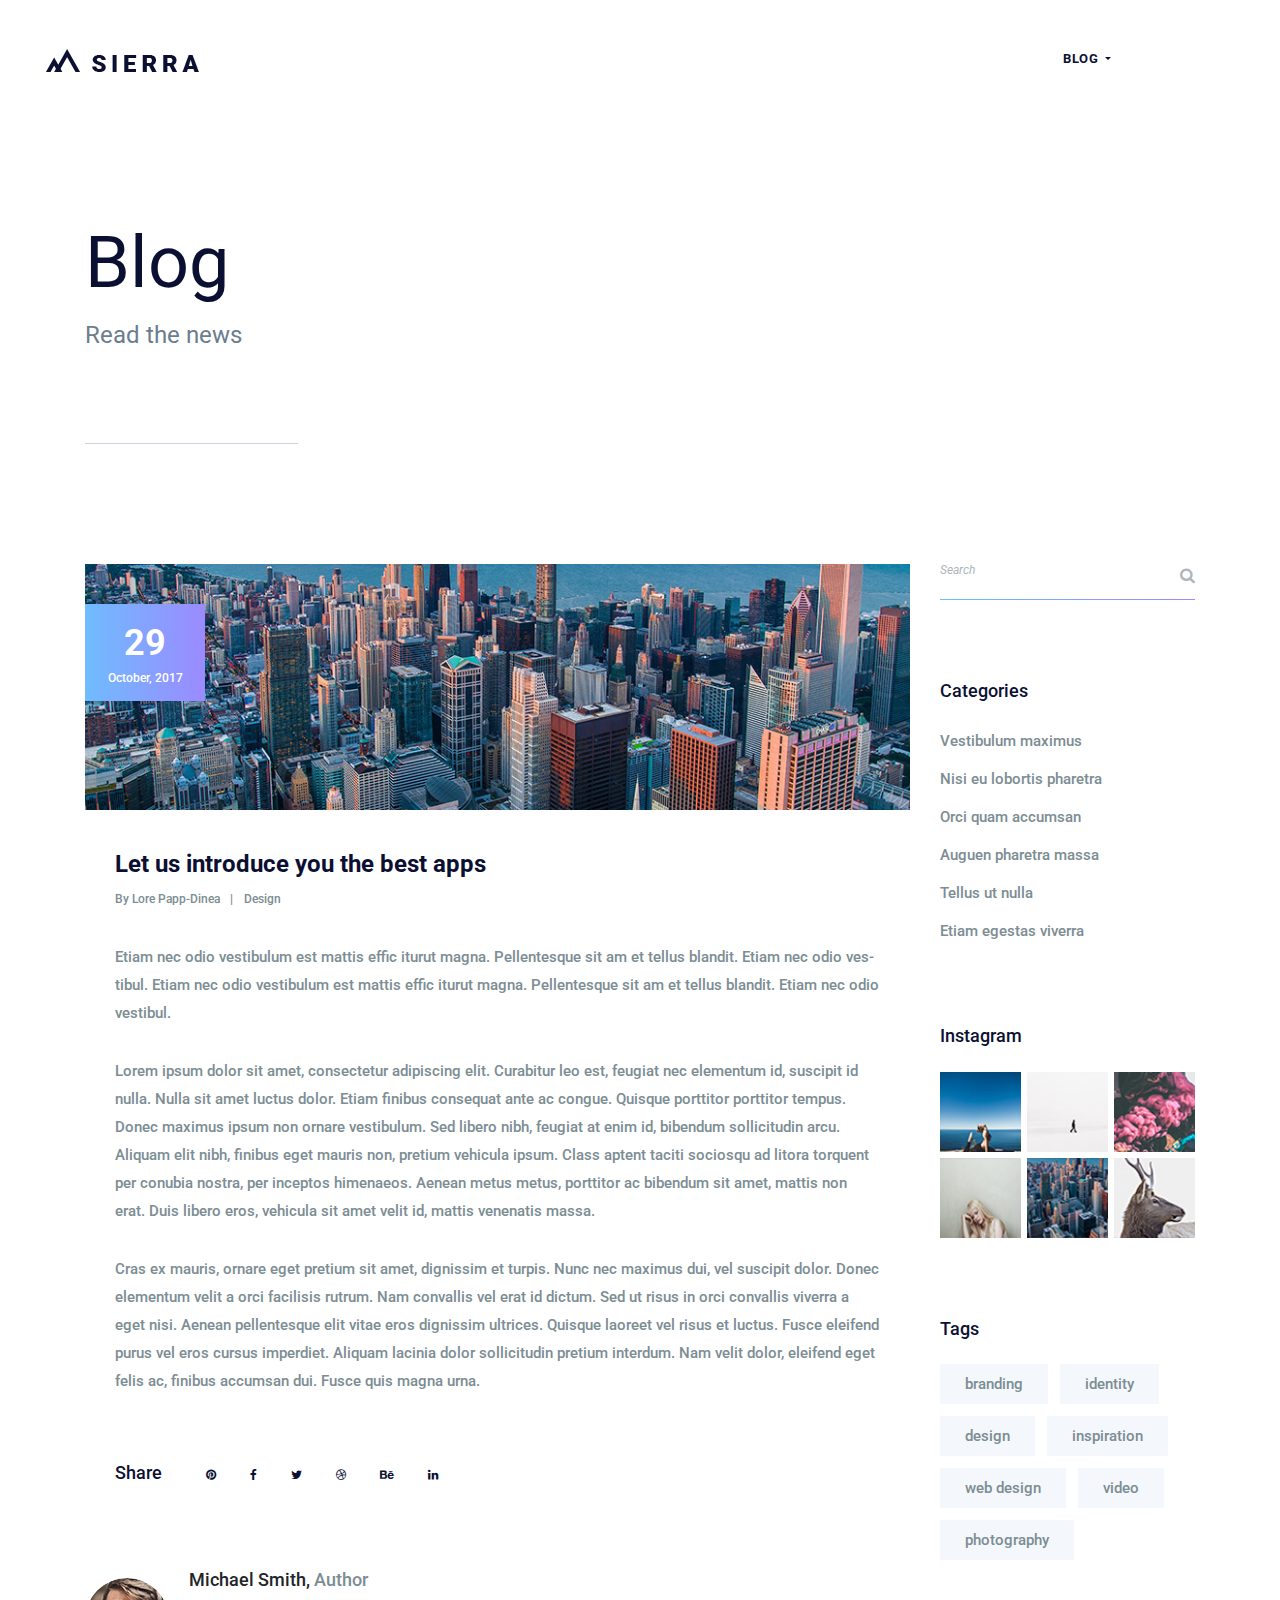
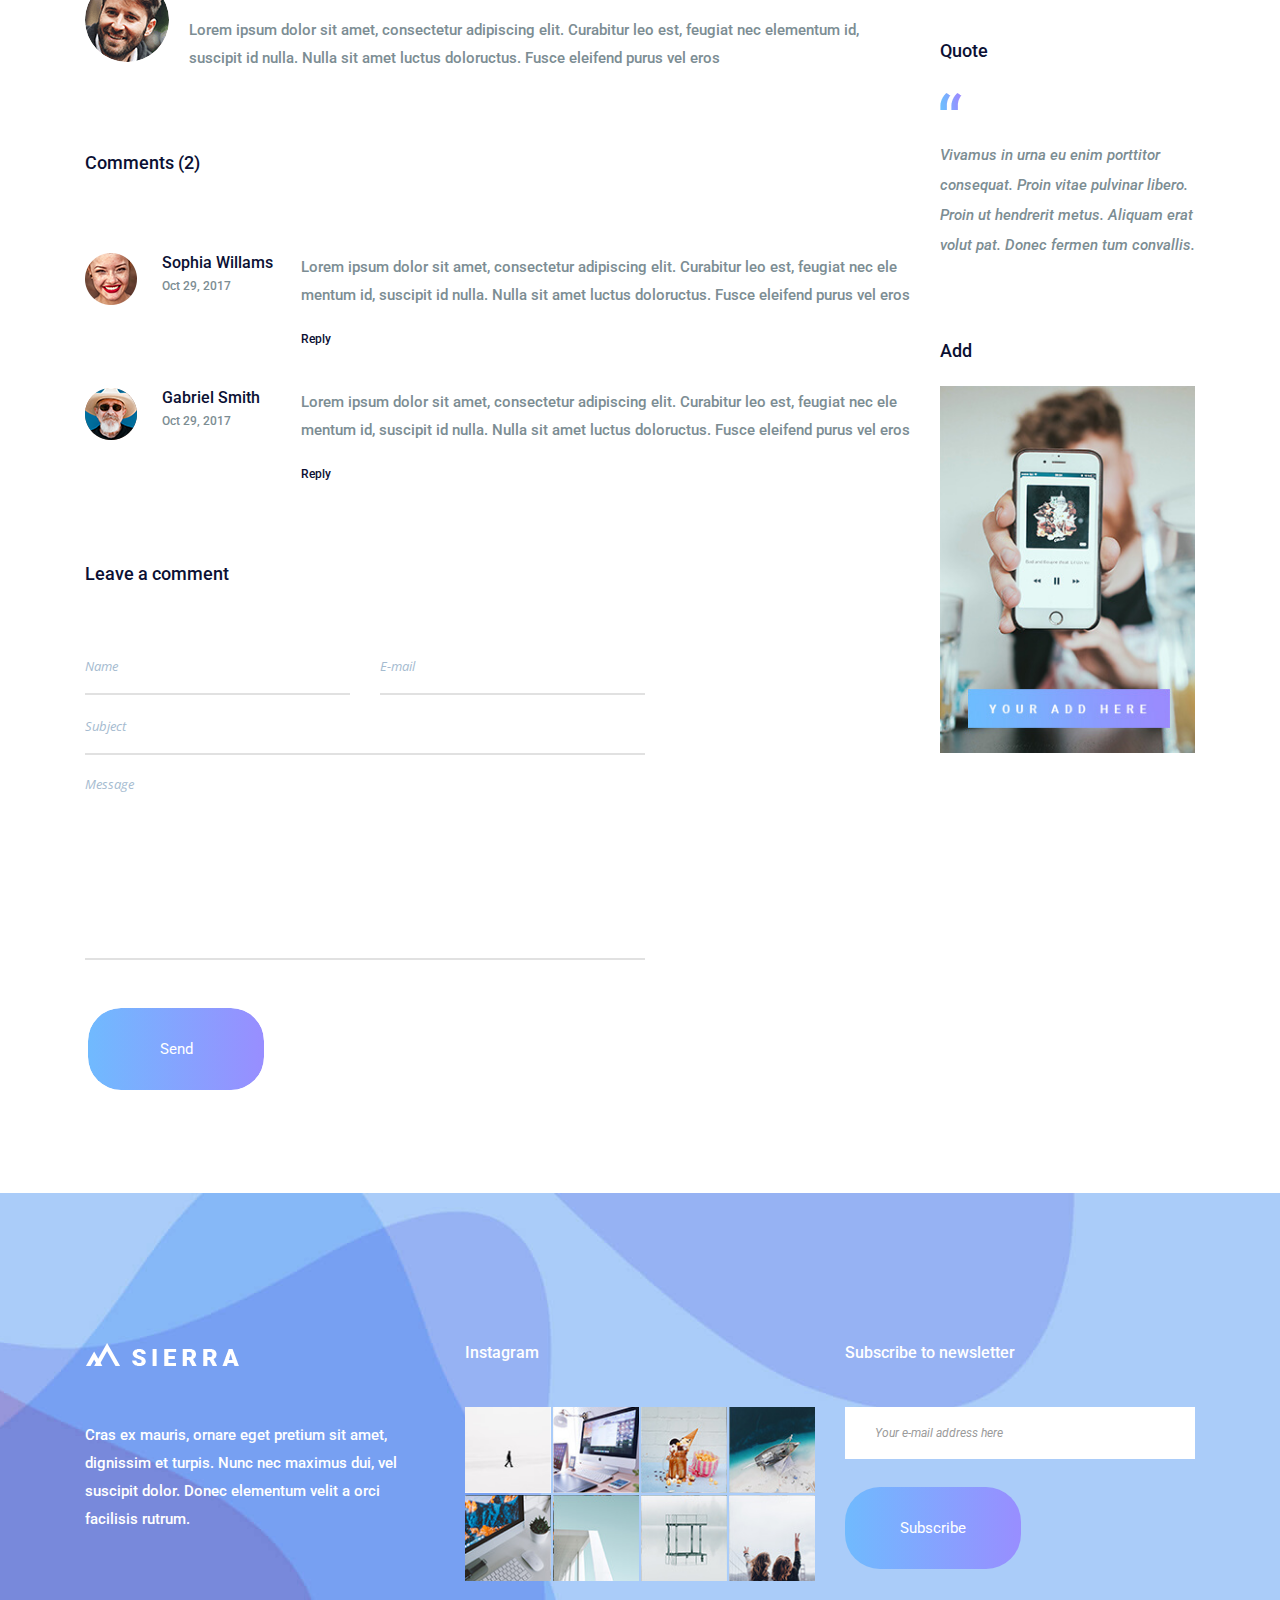
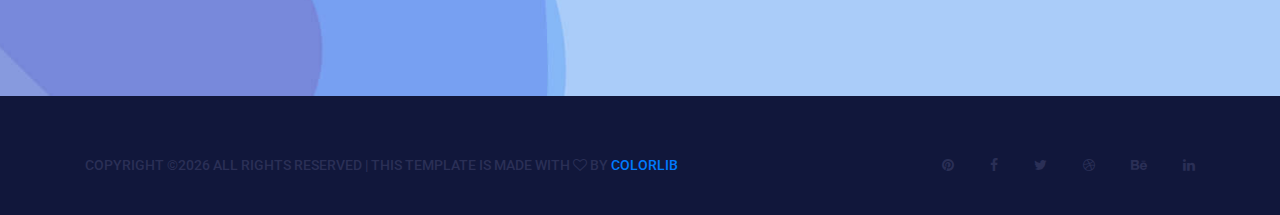
<file: single-blog.html>
<!DOCTYPE html>
<html lang="en">
    <head>
        <meta charset="utf-8">
        <meta http-equiv="X-UA-Compatible" content="IE=edge">
        <meta name="viewport" content="width=device-width, initial-scale=1">
        
        <link rel="icon" href="img/fav-icon.png" type="image/x-icon" />
        <!-- The above 3 meta tags *must* come first in the head; any other head content must come *after* these tags -->
        <title>Sierra</title>

        <!-- Icon css link -->
        <link href="css/font-awesome.min.css" rel="stylesheet">
        <!-- Bootstrap -->
        <link href="css/bootstrap.min.css" rel="stylesheet">
        
        <!-- Rev slider css -->
        <link href="vendors/revolution/css/settings.css" rel="stylesheet">
        <link href="vendors/revolution/css/layers.css" rel="stylesheet">
        <link href="vendors/revolution/css/navigation.css" rel="stylesheet">
        
        <!-- Extra plugin css -->
        <link href="vendors/owl-carousel/owl.carousel.min.css" rel="stylesheet">
        <link href="vendors/magnify-popup/magnific-popup.css" rel="stylesheet">
        
        
        <link href="css/style.css" rel="stylesheet">
        <link href="css/responsive.css" rel="stylesheet">

        <!-- HTML5 shim and Respond.js for IE8 support of HTML5 elements and media queries -->
        <!-- WARNING: Respond.js doesn't work if you view the page via file:// -->
        <!--[if lt IE 9]>
        <script src="https://oss.maxcdn.com/html5shiv/3.7.3/html5shiv.min.js"></script>
        <script src="https://oss.maxcdn.com/respond/1.4.2/respond.min.js"></script>
        <![endif]-->
    </head>
    <body>
        
        <!--================Header Menu Area =================-->
        <header class="main_menu_area">
            <nav class="navbar navbar-expand-lg navbar-light bg-light">
                <a class="navbar-brand" href="#"><img src="img/logo.png" alt=""></a>
                <button class="navbar-toggler" type="button" data-toggle="collapse" data-target="#navbarSupportedContent" aria-controls="navbarSupportedContent" aria-expanded="false" aria-label="Toggle navigation">
                    <span></span>
                    <span></span>
                    <span></span>
                </button>

                <div class="collapse navbar-collapse" id="navbarSupportedContent">
                    <ul class="navbar-nav">
                        <li class="nav-item"><a class="nav-link" href="index.html">Home</a></li>
                        <li class="nav-item"><a class="nav-link" href="about-us.html">About Us</a></li>
                        <li class="nav-item"><a class="nav-link" href="service.html">Services</a></li>
                        <li class="nav-item"><a class="nav-link" href="portfolio.html">Portfolio</a></li>
                        <li class="nav-item dropdown submenu active">
                            <a class="nav-link dropdown-toggle" href="#" id="navbarDropdown" role="button" data-toggle="dropdown" aria-haspopup="true" aria-expanded="false">
                            Blog
                            </a>
                            <ul class="dropdown-menu" aria-labelledby="navbarDropdown">
                                <li class="nav-item"><a class="nav-link" href="blog.html">Blog</a></li>
                                <li class="nav-item"><a class="nav-link" href="single-blog.html">Blog Details</a></li>
                                <li class="nav-item"><a class="nav-link" href="elements.html">Elements</a></li>
                            </ul>
                        </li>
                        <li class="nav-item"><a class="nav-link" href="contact.html">Contact</a></li>
                    </ul>
                </div>
            </nav>
        </header>
        <!--================End Header Menu Area =================-->
        
        <!--================Banner Area =================-->
        <section class="banner_area">
            <div class="container">
                <div class="banner_inner_text">
                    <h2>Blog</h2>
                    <p>Read the news</p>
                </div>
            </div>
        </section>
        <!--================End Banner Area =================-->
        
        <!--================Blog Main Area =================-->
        <section class="blog_main_area p_100">
            <div class="container">
                <div class="row">
                    <div class="col-lg-9">
                        <div class="single_blog_inner">
                            <div class="s_blog_main">
                                <div class="blog_img">
                                    <img class="img-fluid" src="img/blog/blog-1.jpg" alt="">
                                    <div class="blog_date">
                                        <h4>29</h4>
                                        <h5>October, 2017</h5>
                                    </div>
                                </div>
                                <div class="blog_text">
                                    <a href="#"><h4>Let us introduce you the best apps</h4></a>
                                    <div class="blog_author">
                                        <a href="#">By Lore Papp-Dinea</a>
                                        <a href="#">Design</a>
                                    </div>
                                    <p>Etiam nec odio vestibulum est mattis effic iturut magna. Pellentesque sit am et tellus blandit. Etiam nec odio ves-tibul. Etiam nec odio vestibulum est mattis effic iturut magna. Pellentesque sit am et tellus blandit. Etiam nec odio vestibul. </p>
                                    <p> Lorem ipsum dolor sit amet, consectetur adipiscing elit. Curabitur leo est, feugiat nec elementum id, suscipit id nulla. Nulla sit amet luctus dolor. Etiam finibus consequat ante ac congue. Quisque porttitor porttitor tempus. Donec maximus ipsum non ornare vestibulum. Sed libero nibh, feugiat at enim id, bibendum sollicitudin arcu. Aliquam elit nibh, finibus eget mauris non, pretium vehicula ipsum. Class aptent taciti sociosqu ad litora torquent per conubia nostra, per inceptos himenaeos. Aenean metus metus, porttitor ac bibendum sit amet, mattis non erat. Duis libero eros, vehicula sit amet velit id, mattis venenatis massa.</p>
                                    <p>Cras ex mauris, ornare eget pretium sit amet, dignissim et turpis. Nunc nec maximus dui, vel suscipit dolor. Donec elementum velit a orci facilisis rutrum. Nam convallis vel erat id dictum. Sed ut risus in orci convallis viverra a eget nisi. Aenean pellentesque elit vitae eros dignissim ultrices. Quisque laoreet vel risus et luctus. Fusce eleifend purus vel eros cursus imperdiet. Aliquam lacinia dolor sollicitudin pretium interdum. Nam velit dolor, eleifend eget felis ac, finibus accumsan dui. Fusce quis magna urna. </p>
                                </div>
                            </div>
                            <div class="s_blog_social">
                                <h3>Share</h3>
                                <ul>
                                    <li><a href="#"><i class="fa fa-pinterest" aria-hidden="true"></i></a></li>
                                    <li><a href="#"><i class="fa fa-facebook" aria-hidden="true"></i></a></li>
                                    <li><a href="#"><i class="fa fa-twitter" aria-hidden="true"></i></a></li>
                                    <li><a href="#"><i class="fa fa-dribbble" aria-hidden="true"></i></a></li>
                                    <li><a href="#"><i class="fa fa-behance" aria-hidden="true"></i></a></li>
                                    <li><a href="#"><i class="fa fa-linkedin" aria-hidden="true"></i></a></li>
                                </ul>
                            </div>
                            <div class="blog_author">
                                <div class="media">
                                    <div class="d-flex">
                                        <img class="rounded-circle" src="img/blog/blog-author.png" alt="">
                                    </div>
                                    <div class="media-body">
                                        <h4>Michael Smith, <span>Author</span></h4>
                                        <p> Lorem ipsum dolor sit amet, consectetur adipiscing elit. Curabitur leo est, feugiat nec elementum id, suscipit id nulla. Nulla sit amet luctus doloructus. Fusce eleifend purus vel eros </p>
                                    </div>
                                </div>
                            </div>
                            <div class="blog_comment">
                                <h3>Comments (2)</h3>
                                <div class="media">
                                    <img src="img/comment/comment-1.png" alt="">
                                    <div class="d-flex">
                                        <h4>Sophia Willams</h4>
                                        <h5>Oct 29, 2017</h5>
                                    </div>
                                    <div class="media-body">
                                        <p>Lorem ipsum dolor sit amet, consectetur adipiscing elit. Curabitur leo est, feugiat nec ele mentum id, suscipit id nulla. Nulla sit amet luctus doloructus. Fusce eleifend purus vel eros</p>
                                        <a href="#">Reply</a>
                                    </div>
                                </div>
                                <div class="media">
                                    <img src="img/comment/comment-2.png" alt="">
                                    <div class="d-flex">
                                        <h4>Gabriel Smith</h4>
                                        <h5>Oct 29, 2017</h5>
                                    </div>
                                    <div class="media-body">
                                        <p>Lorem ipsum dolor sit amet, consectetur adipiscing elit. Curabitur leo est, feugiat nec ele mentum id, suscipit id nulla. Nulla sit amet luctus doloructus. Fusce eleifend purus vel eros</p>
                                        <a href="#">Reply</a>
                                    </div>
                                </div>
                            </div>
                            <div class="blog_comment_form">
                                <h3>Leave a comment</h3>
                                <form class="row contact_us_form" action="contact_process.php" method="post" id="contactForm" novalidate="novalidate">
                                    <div class="form-group col-sm-6">
                                        <input type="text" class="form-control" id="name" name="name" placeholder="Name">
                                    </div>
                                    <div class="form-group col-sm-6">
                                        <input type="email" class="form-control" id="email" name="email" placeholder="E-mail">
                                    </div>
                                    <div class="form-group col-sm-12">
                                        <input type="text" class="form-control" id="subject" name="subject" placeholder="Subject">
                                    </div>
                                    <div class="form-group col-sm-12">
                                        <textarea class="form-control" name="message" id="message" rows="1" placeholder="Message"></textarea>
                                    </div>
                                    <div class="form-group col-sm-12">
                                        <button type="submit" value="submit" class="btn submit_btn form-control">Send</button>
                                    </div>
                                </form>
                            </div>
                        </div>
                    </div>
                    <div class="col-lg-3">
                        <div class="blog_right_sidebar">
                            <aside class="r_widget search_widget">
                                <div class="input-group">
                                    <input type="text" class="form-control" placeholder="Search" aria-label="Search">
                                    <span class="input-group-btn">
                                        <button class="btn btn-secondary" type="button"><i class="fa fa-search"></i></button>
                                    </span>
                                </div>
                            </aside>
                            <aside class="r_widget categories_widget">
                                <div class="r_w_title">
                                    <h3>Categories</h3>
                                </div>
                                <ul>
                                    <li><a href="#">Vestibulum maximus</a></li>
                                    <li><a href="#">Nisi eu lobortis pharetra</a></li>
                                    <li><a href="#">Orci quam accumsan</a></li>
                                    <li><a href="#">Auguen pharetra massa</a></li>
                                    <li><a href="#">Tellus ut nulla</a></li>
                                    <li><a href="#"> Etiam egestas viverra </a></li>
                                </ul>
                            </aside>
                            <aside class="r_widget insta_widget">
                                <div class="r_w_title">
                                    <h3>Instagram</h3>
                                </div>
                                <ul>
                                    <li><a href="https://www.instagram.com/?hl=en">
                                        <img class="img-fluid" src="img/instagram/right-instagram/r-in-1.jpg" alt="">
                                    </a></li>
                                    <li><a href="https://www.instagram.com/?hl=en">
                                        <img class="img-fluid" src="img/instagram/right-instagram/r-in-2.jpg" alt="">
                                    </a></li>
                                    <li><a href="https://www.instagram.com/?hl=en">
                                        <img class="img-fluid" src="img/instagram/right-instagram/r-in-3.jpg" alt="">
                                    </a></li>
                                    <li><a href="https://www.instagram.com/?hl=en">
                                        <img class="img-fluid" src="img/instagram/right-instagram/r-in-4.jpg" alt="">
                                    </a></li>
                                    <li><a href="https://www.instagram.com/?hl=en">
                                        <img class="img-fluid" src="img/instagram/right-instagram/r-in-5.jpg" alt="">
                                    </a></li>
                                    <li><a href="https://www.instagram.com/?hl=en">
                                        <img class="img-fluid" src="img/instagram/right-instagram/r-in-6.jpg" alt="">
                                    </a></li>
                                </ul>
                            </aside>
                            <aside class="r_widget tag_widget">
                                <div class="r_w_title">
                                    <h3>Tags</h3>
                                </div>
                                <ul>
                                    <li><a href="#">branding</a></li>
                                    <li><a href="#">identity</a></li>
                                    <li><a href="#">design</a></li>
                                    <li><a href="#">inspiration</a></li>
                                    <li><a href="#">web design</a></li>
                                    <li><a href="#">video</a></li>
                                    <li><a href="#">photography</a></li>
                                </ul>
                            </aside>
                            <aside class="r_widget quote_widget">
                                <div class="r_w_title">
                                    <h3>Quote</h3>
                                </div>
                                <img src="img/icon/quote-icon.png" alt="">
                                <p>Vivamus in urna eu enim porttitor consequat. Proin vitae pulvinar libero. Proin ut hendrerit metus. Aliquam erat volut pat. Donec fermen tum convallis.</p>
                            </aside>
                            <aside class="r_widget add_widget">
                                <div class="r_w_title">
                                    <h3>Add</h3>
                                </div>
                                <img class="img-fluid" src="img/add.jpg" alt="">
                            </aside>
                        </div>
                    </div>
                </div>
            </div>
        </section>
        <!--================End Blog Main Area =================-->
        
        <!--================Footer Area =================-->
        <footer class="footr_area">
            <div class="footer_widget_area">
                <div class="container">
                    <div class="row footer_widget_inner">
                        <div class="col-lg-4 col-sm-6">
                            <aside class="f_widget f_about_widget">
                                <img src="img/footer-logo.png" alt="">
                                <p>Cras ex mauris, ornare eget pretium sit amet, dignissim et turpis. Nunc nec maximus dui, vel suscipit dolor. Donec elementum velit a orci facilisis rutrum.</p>
                            </aside>
                        </div>
                        <div class="col-lg-4 col-sm-6">
                            <aside class="f_widget f_insta_widget">
                                <div class="f_title">
                                    <h3>Instagram</h3>
                                </div>
                                <ul>
                                    <li><a href="#"><img src="img/instagram/ins-1.jpg" alt=""></a></li>
                                    <li><a href="#"><img src="img/instagram/ins-2.jpg" alt=""></a></li>
                                    <li><a href="#"><img src="img/instagram/ins-3.jpg" alt=""></a></li>
                                    <li><a href="#"><img src="img/instagram/ins-4.jpg" alt=""></a></li>
                                    <li><a href="#"><img src="img/instagram/ins-5.jpg" alt=""></a></li>
                                    <li><a href="#"><img src="img/instagram/ins-6.jpg" alt=""></a></li>
                                    <li><a href="#"><img src="img/instagram/ins-7.jpg" alt=""></a></li>
                                    <li><a href="#"><img src="img/instagram/ins-8.jpg" alt=""></a></li>
                                </ul>
                            </aside>
                        </div>
                        <div class="col-lg-4 col-sm-6">
                            <aside class="f_widget f_subs_widget">
                                <div class="f_title">
                                    <h3>Subscribe to newsletter</h3>
                                </div>
                                <div class="input-group">
                                    <input type="text" class="form-control" placeholder="Your e-mail address here" aria-label="Your e-mail address here">
                                    <span class="input-group-btn">
                                        <button class="btn btn-secondary submit_btn" type="button">Subscribe</button>
                                    </span>
                                </div>
                            </aside>
                        </div>
                    </div>
                </div>
            </div>
            <div class="footer_copyright">
                <div class="container">
                    <div class="float-sm-left">
                        <h5><!-- Link back to Colorlib can't be removed. Template is licensed under CC BY 3.0. -->
Copyright &copy;<script>document.write(new Date().getFullYear());</script> All rights reserved | This template is made with <i class="fa fa-heart-o" aria-hidden="true"></i> by <a href="https://colorlib.com" target="_blank">Colorlib</a>
<!-- Link back to Colorlib can't be removed. Template is licensed under CC BY 3.0. --></h5>
                    </div>
                    <div class="float-sm-right">
                        <ul>
                            <li><a href="#"><i class="fa fa-pinterest"></i></a></li>
                            <li><a href="#"><i class="fa fa-facebook"></i></a></li>
                            <li><a href="#"><i class="fa fa-twitter"></i></a></li>
                            <li><a href="#"><i class="fa fa-dribbble"></i></a></li>
                            <li><a href="#"><i class="fa fa-behance"></i></a></li>
                            <li><a href="#"><i class="fa fa-linkedin"></i></a></li>
                        </ul>
                    </div>
                </div>
            </div>
        </footer>
        <!--================End Footer Area =================-->
        
        
        
        
        <!-- jQuery (necessary for Bootstrap's JavaScript plugins) -->
        <script src="js/jquery-3.2.1.min.js"></script>
        <!-- Include all compiled plugins (below), or include individual files as needed -->
        <script src="js/popper.min.js"></script>
        <script src="js/bootstrap.min.js"></script>
        <!-- Rev slider js -->
        <script src="vendors/revolution/js/jquery.themepunch.tools.min.js"></script>
        <script src="vendors/revolution/js/jquery.themepunch.revolution.min.js"></script>
        <script src="vendors/revolution/js/extensions/revolution.extension.actions.min.js"></script>
        <script src="vendors/revolution/js/extensions/revolution.extension.video.min.js"></script>
        <script src="vendors/revolution/js/extensions/revolution.extension.slideanims.min.js"></script>
        <script src="vendors/revolution/js/extensions/revolution.extension.layeranimation.min.js"></script>
        <script src="vendors/revolution/js/extensions/revolution.extension.navigation.min.js"></script>
        <script src="vendors/revolution/js/extensions/revolution.extension.slideanims.min.js"></script>
        <!-- Extra plugin css -->
        <script src="vendors/counterup/jquery.waypoints.min.js"></script>
        <script src="vendors/counterup/jquery.counterup.min.js"></script> 
        <script src="vendors/counterup/apear.js"></script>
        <script src="vendors/counterup/countto.js"></script>
        <script src="vendors/owl-carousel/owl.carousel.min.js"></script>
        <script src="vendors/magnify-popup/jquery.magnific-popup.min.js"></script>
        <script src="js/smoothscroll.js"></script>
        <script src="vendors/circle-bar/circle-progress.min.js"></script>
        <script src="vendors/circle-bar/plugins.js"></script>
        <script src="vendors/isotope/imagesloaded.pkgd.min.js"></script>
        <script src="vendors/isotope/isotope.pkgd.min.js"></script>
        
        <script src="js/circle-active.js"></script>
        <script src="js/theme.js"></script>
    </body>
</html>
</file>
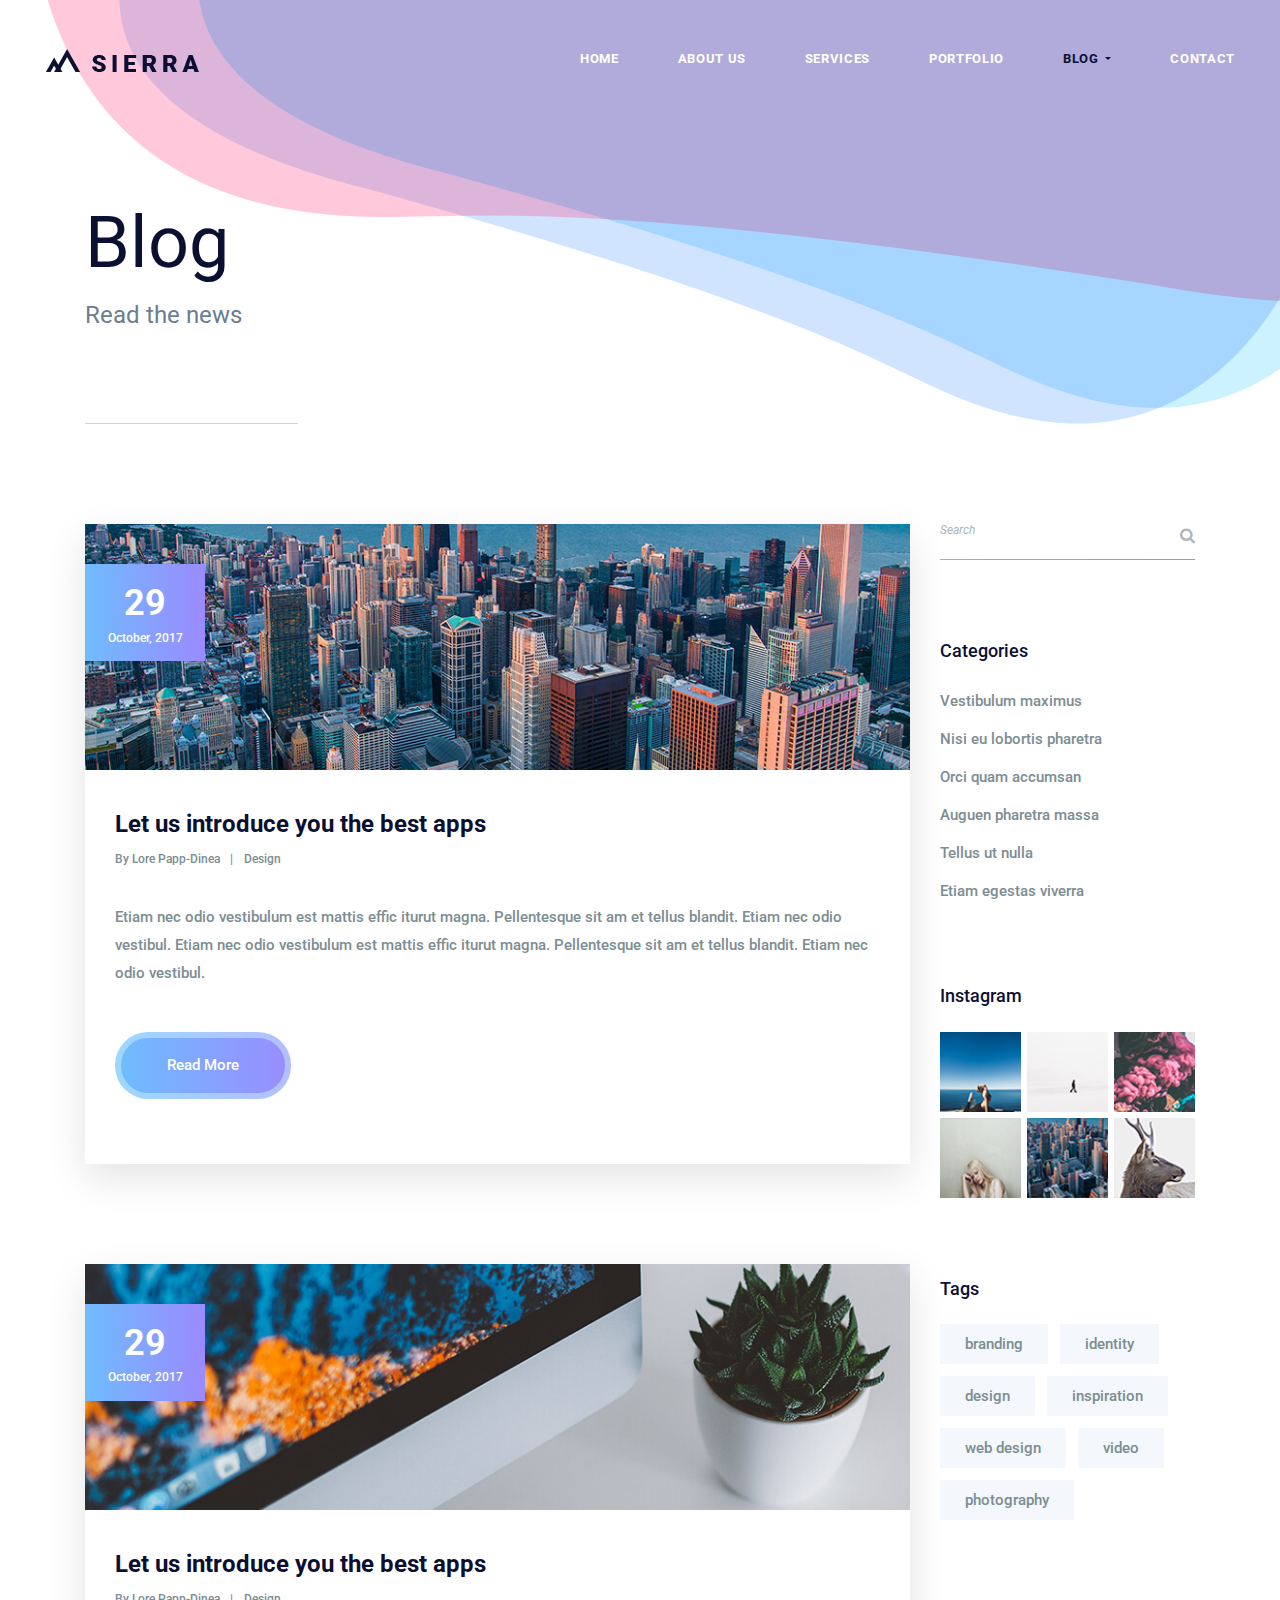
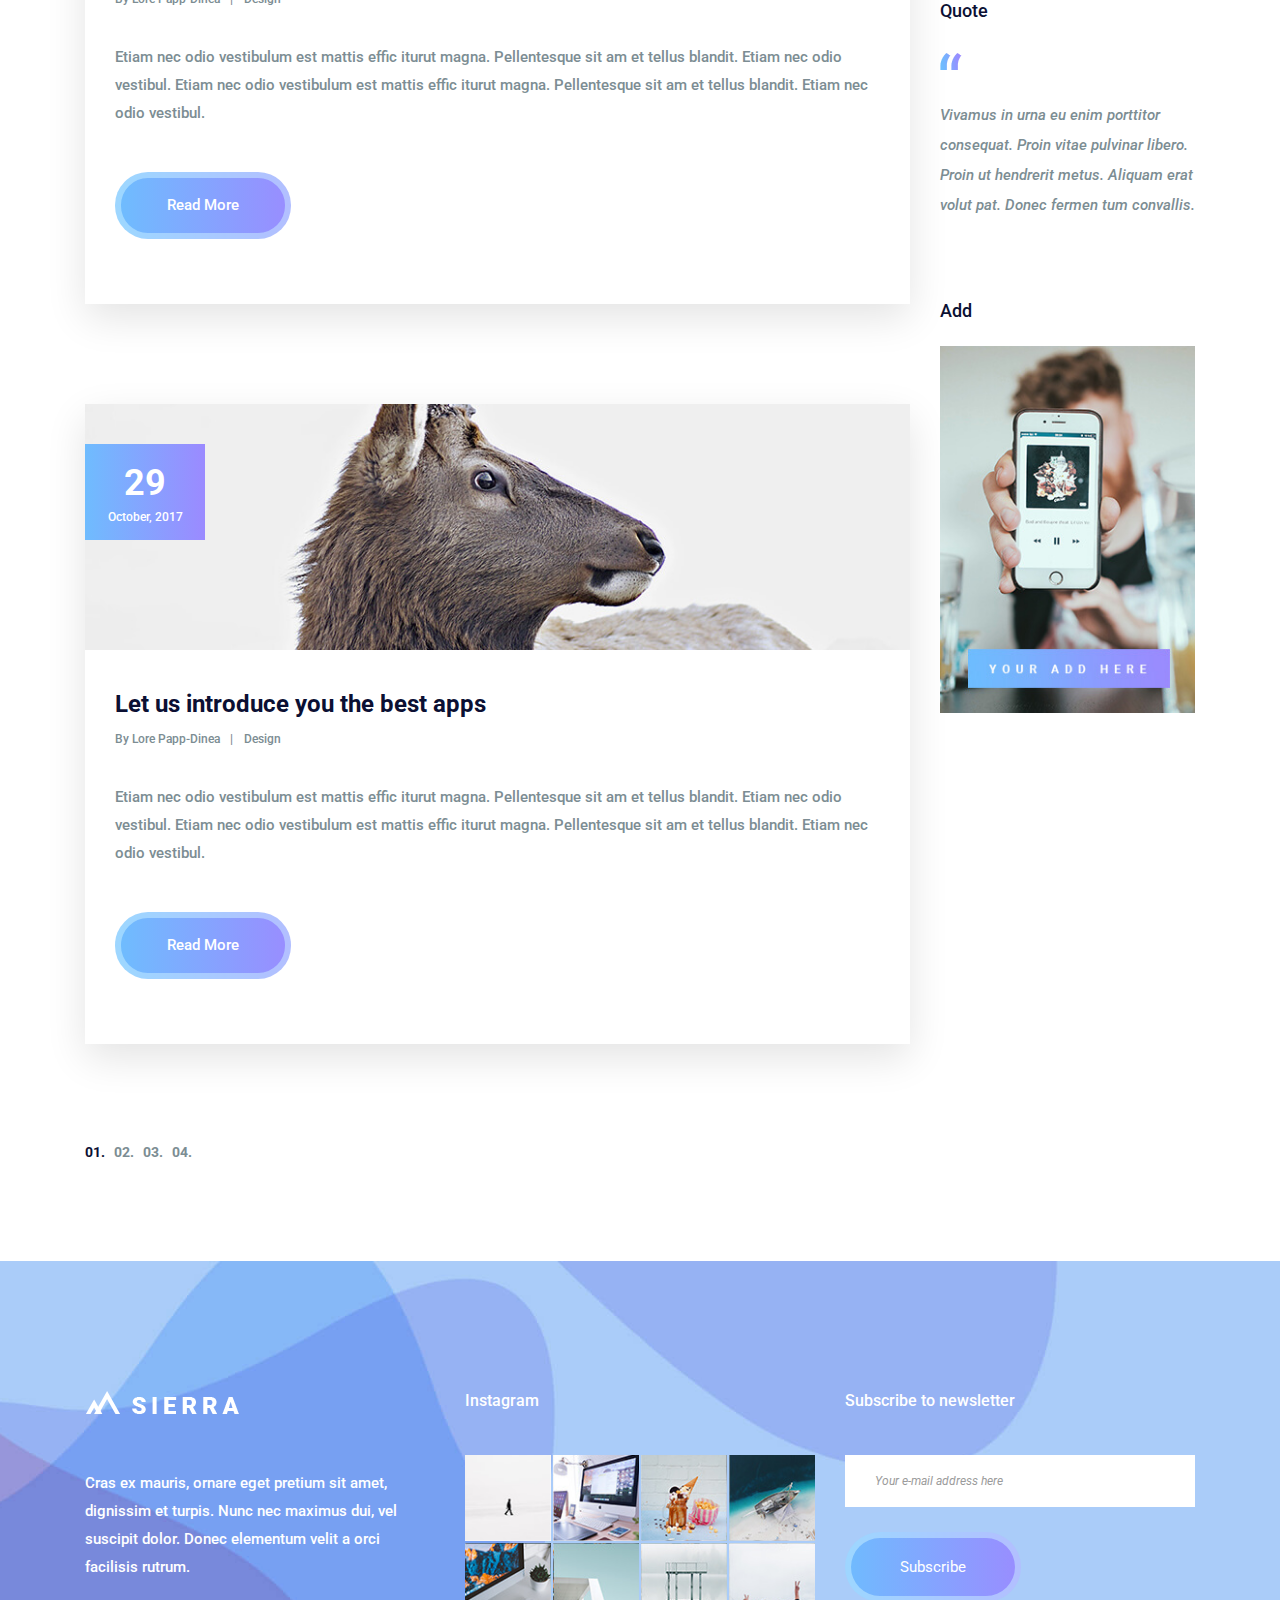
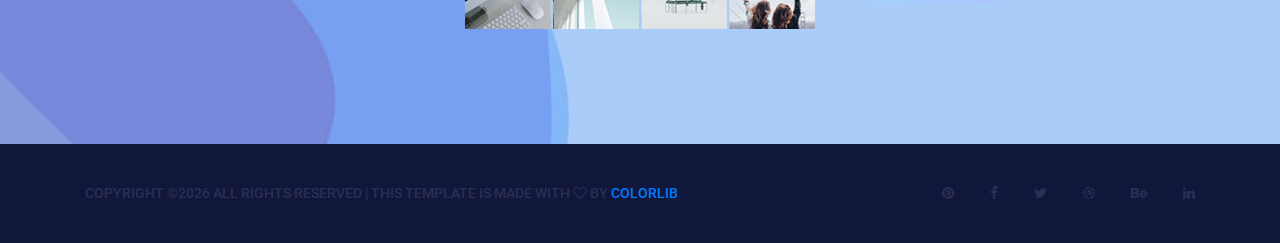
<file: sierra/blog.html>
<!DOCTYPE html>
<html lang="en">
    <head>
        <meta charset="utf-8">
        <meta http-equiv="X-UA-Compatible" content="IE=edge">
        <meta name="viewport" content="width=device-width, initial-scale=1">
        
        <link rel="icon" href="img/fav-icon.png" type="image/x-icon" />
        <!-- The above 3 meta tags *must* come first in the head; any other head content must come *after* these tags -->
        <title>Sierra</title>

        <!-- Icon css link -->
        <link href="css/font-awesome.min.css" rel="stylesheet">
        <!-- Bootstrap -->
        <link href="css/bootstrap.min.css" rel="stylesheet">
        
        <!-- Rev slider css -->
        <link href="vendors/revolution/css/settings.css" rel="stylesheet">
        <link href="vendors/revolution/css/layers.css" rel="stylesheet">
        <link href="vendors/revolution/css/navigation.css" rel="stylesheet">
        
        <!-- Extra plugin css -->
        <link href="vendors/owl-carousel/owl.carousel.min.css" rel="stylesheet">
        <link href="vendors/magnify-popup/magnific-popup.css" rel="stylesheet">
        
        
        <link href="css/style.css" rel="stylesheet">
        <link href="css/responsive.css" rel="stylesheet">

        <!-- HTML5 shim and Respond.js for IE8 support of HTML5 elements and media queries -->
        <!-- WARNING: Respond.js doesn't work if you view the page via file:// -->
        <!--[if lt IE 9]>
        <script src="https://oss.maxcdn.com/html5shiv/3.7.3/html5shiv.min.js"></script>
        <script src="https://oss.maxcdn.com/respond/1.4.2/respond.min.js"></script>
        <![endif]-->
    </head>
    <body>
        
        <!--================Header Menu Area =================-->
        <header class="main_menu_area">
            <nav class="navbar navbar-expand-lg navbar-light bg-light">
                <a class="navbar-brand" href="#"><img src="img/logo.png" alt=""></a>
                <button class="navbar-toggler" type="button" data-toggle="collapse" data-target="#navbarSupportedContent" aria-controls="navbarSupportedContent" aria-expanded="false" aria-label="Toggle navigation">
                    <span></span>
                    <span></span>
                    <span></span>
                </button>

                <div class="collapse navbar-collapse" id="navbarSupportedContent">
                    <ul class="navbar-nav">
                        <li class="nav-item"><a class="nav-link" href="index.html">Home</a></li>
                        <li class="nav-item"><a class="nav-link" href="about-us.html">About Us</a></li>
                        <li class="nav-item"><a class="nav-link" href="service.html">Services</a></li>
                        <li class="nav-item"><a class="nav-link" href="portfolio.html">Portfolio</a></li>
                        <li class="nav-item dropdown submenu active">
                            <a class="nav-link dropdown-toggle" href="#" id="navbarDropdown" role="button" data-toggle="dropdown" aria-haspopup="true" aria-expanded="false">
                            Blog
                            </a>
                            <ul class="dropdown-menu" aria-labelledby="navbarDropdown">
                                <li class="nav-item"><a class="nav-link" href="blog.html">Blog</a></li>
                                <li class="nav-item"><a class="nav-link" href="single-blog.html">Blog Details</a></li>
                                <li class="nav-item"><a class="nav-link" href="elements.html">Elements</a></li>
                            </ul>
                        </li>
                        <li class="nav-item"><a class="nav-link" href="contact.html">Contact</a></li>
                    </ul>
                </div>
            </nav>
        </header>
        <!--================End Header Menu Area =================-->
        
        <!--================Banner Area =================-->
        <section class="banner_area">
            <div class="container">
                <div class="banner_inner_text">
                    <h2>Blog</h2>
                    <p>Read the news</p>
                </div>
            </div>
        </section>
        <!--================End Banner Area =================-->
        
        <!--================Blog Main Area =================-->
        <section class="blog_main_area p_100">
            <div class="container">
                <div class="row">
                    <div class="col-lg-9">
                        <div class="blog_main_inner">
                            <div class="blog_main_item">
                                <div class="blog_img">
                                    <img class="img-fluid" src="img/blog/blog-1.jpg" alt="">
                                    <div class="blog_date">
                                        <h4>29</h4>
                                        <h5>October, 2017</h5>
                                    </div>
                                </div>
                                <div class="blog_text">
                                    <a href="#"><h4>Let us introduce you the best apps</h4></a>
                                    <div class="blog_author">
                                        <a href="#">By Lore Papp-Dinea</a>
                                        <a href="#">Design</a>
                                    </div>
                                    <p>Etiam nec odio vestibulum est mattis effic iturut magna. Pellentesque sit am et tellus blandit. Etiam nec odio vestibul. Etiam nec odio vestibulum est mattis effic iturut magna. Pellentesque sit am et tellus blandit. Etiam nec odio vestibul. </p>
                                    <a class="more_btn" href="#">Read More</a>
                                </div>
                            </div>
                            <div class="blog_main_item">
                                <div class="blog_img">
                                    <img class="img-fluid" src="img/blog/blog-2.jpg" alt="">
                                    <div class="blog_date">
                                        <h4>29</h4>
                                        <h5>October, 2017</h5>
                                    </div>
                                </div>
                                <div class="blog_text">
                                    <a href="#"><h4>Let us introduce you the best apps</h4></a>
                                    <div class="blog_author">
                                        <a href="#">By Lore Papp-Dinea</a>
                                        <a href="#">Design</a>
                                    </div>
                                    <p>Etiam nec odio vestibulum est mattis effic iturut magna. Pellentesque sit am et tellus blandit. Etiam nec odio vestibul. Etiam nec odio vestibulum est mattis effic iturut magna. Pellentesque sit am et tellus blandit. Etiam nec odio vestibul. </p>
                                    <a class="more_btn" href="#">Read More</a>
                                </div>
                            </div>
                            <div class="blog_main_item">
                                <div class="blog_img">
                                    <img class="img-fluid" src="img/blog/blog-3.jpg" alt="">
                                    <div class="blog_date">
                                        <h4>29</h4>
                                        <h5>October, 2017</h5>
                                    </div>
                                </div>
                                <div class="blog_text">
                                    <a href="#"><h4>Let us introduce you the best apps</h4></a>
                                    <div class="blog_author">
                                        <a href="#">By Lore Papp-Dinea</a>
                                        <a href="#">Design</a>
                                    </div>
                                    <p>Etiam nec odio vestibulum est mattis effic iturut magna. Pellentesque sit am et tellus blandit. Etiam nec odio vestibul. Etiam nec odio vestibulum est mattis effic iturut magna. Pellentesque sit am et tellus blandit. Etiam nec odio vestibul. </p>
                                    <a class="more_btn" href="#">Read More</a>
                                </div>
                            </div>
                        </div>
                    </div>
                    <div class="col-lg-3">
                        <div class="blog_right_sidebar">
                            <aside class="r_widget search_widget">
                                <div class="input-group">
                                    <input type="text" class="form-control" placeholder="Search" aria-label="Search">
                                    <span class="input-group-btn">
                                        <button class="btn btn-secondary" type="button"><i class="fa fa-search"></i></button>
                                    </span>
                                </div>
                            </aside>
                            <aside class="r_widget categories_widget">
                                <div class="r_w_title">
                                    <h3>Categories</h3>
                                </div>
                                <ul>
                                    <li><a href="#">Vestibulum maximus</a></li>
                                    <li><a href="#">Nisi eu lobortis pharetra</a></li>
                                    <li><a href="#">Orci quam accumsan</a></li>
                                    <li><a href="#">Auguen pharetra massa</a></li>
                                    <li><a href="#">Tellus ut nulla</a></li>
                                    <li><a href="#"> Etiam egestas viverra </a></li>
                                </ul>
                            </aside>
                            <aside class="r_widget insta_widget">
                                <div class="r_w_title">
                                    <h3>Instagram</h3>
                                </div>
                                <ul>
                                    <li><a href="https://www.instagram.com/?hl=en">
                                        <img class="img-fluid" src="img/instagram/right-instagram/r-in-1.jpg" alt="">
                                    </a></li>
                                    <li><a href="https://www.instagram.com/?hl=en">
                                        <img class="img-fluid" src="img/instagram/right-instagram/r-in-2.jpg" alt="">
                                    </a></li>
                                    <li><a href="https://www.instagram.com/?hl=en">
                                        <img class="img-fluid" src="img/instagram/right-instagram/r-in-3.jpg" alt="">
                                    </a></li>
                                    <li><a href="https://www.instagram.com/?hl=en">
                                        <img class="img-fluid" src="img/instagram/right-instagram/r-in-4.jpg" alt="">
                                    </a></li>
                                    <li><a href="https://www.instagram.com/?hl=en">
                                        <img class="img-fluid" src="img/instagram/right-instagram/r-in-5.jpg" alt="">
                                    </a></li>
                                    <li><a href="https://www.instagram.com/?hl=en">
                                        <img class="img-fluid" src="img/instagram/right-instagram/r-in-6.jpg" alt="">
                                    </a></li>
                                </ul>
                            </aside>
                            <aside class="r_widget tag_widget">
                                <div class="r_w_title">
                                    <h3>Tags</h3>
                                </div>
                                <ul>
                                    <li><a href="#">branding</a></li>
                                    <li><a href="#">identity</a></li>
                                    <li><a href="#">design</a></li>
                                    <li><a href="#">inspiration</a></li>
                                    <li><a href="#">web design</a></li>
                                    <li><a href="#">video</a></li>
                                    <li><a href="#">photography</a></li>
                                </ul>
                            </aside>
                            <aside class="r_widget quote_widget">
                                <div class="r_w_title">
                                    <h3>Quote</h3>
                                </div>
                                <img src="img/icon/quote-icon.png" alt="">
                                <p>Vivamus in urna eu enim porttitor consequat. Proin vitae pulvinar libero. Proin ut hendrerit metus. Aliquam erat volut pat. Donec fermen tum convallis.</p>
                            </aside>
                            <aside class="r_widget add_widget">
                                <div class="r_w_title">
                                    <h3>Add</h3>
                                </div>
                                <img class="img-fluid" src="img/add.jpg" alt="">
                            </aside>
                        </div>
                    </div>
                </div>
                <nav aria-label="Page navigation example" class="pagination_area">
                    <ul class="pagination">
                        <li class="page-item active"><a class="page-link" href="#">01.</a></li>
                        <li class="page-item"><a class="page-link" href="#">02.</a></li>
                        <li class="page-item"><a class="page-link" href="#">03.</a></li>
                        <li class="page-item"><a class="page-link" href="#">04.</a></li>
                    </ul>
                </nav>
            </div>
        </section>
        <!--================End Blog Main Area =================-->
        
        <!--================Footer Area =================-->
        <footer class="footr_area">
            <div class="footer_widget_area">
                <div class="container">
                    <div class="row footer_widget_inner">
                        <div class="col-lg-4 col-sm-6">
                            <aside class="f_widget f_about_widget">
                                <img src="img/footer-logo.png" alt="">
                                <p>Cras ex mauris, ornare eget pretium sit amet, dignissim et turpis. Nunc nec maximus dui, vel suscipit dolor. Donec elementum velit a orci facilisis rutrum.</p>
                            </aside>
                        </div>
                        <div class="col-lg-4 col-sm-6">
                            <aside class="f_widget f_insta_widget">
                                <div class="f_title">
                                    <h3>Instagram</h3>
                                </div>
                                <ul>
                                    <li><a href="#"><img src="img/instagram/ins-1.jpg" alt=""></a></li>
                                    <li><a href="#"><img src="img/instagram/ins-2.jpg" alt=""></a></li>
                                    <li><a href="#"><img src="img/instagram/ins-3.jpg" alt=""></a></li>
                                    <li><a href="#"><img src="img/instagram/ins-4.jpg" alt=""></a></li>
                                    <li><a href="#"><img src="img/instagram/ins-5.jpg" alt=""></a></li>
                                    <li><a href="#"><img src="img/instagram/ins-6.jpg" alt=""></a></li>
                                    <li><a href="#"><img src="img/instagram/ins-7.jpg" alt=""></a></li>
                                    <li><a href="#"><img src="img/instagram/ins-8.jpg" alt=""></a></li>
                                </ul>
                            </aside>
                        </div>
                        <div class="col-lg-4 col-sm-6">
                            <aside class="f_widget f_subs_widget">
                                <div class="f_title">
                                    <h3>Subscribe to newsletter</h3>
                                </div>
                                <div class="input-group">
                                    <input type="text" class="form-control" placeholder="Your e-mail address here" aria-label="Your e-mail address here">
                                    <span class="input-group-btn">
                                        <button class="btn btn-secondary submit_btn" type="button">Subscribe</button>
                                    </span>
                                </div>
                            </aside>
                        </div>
                    </div>
                </div>
            </div>
            <div class="footer_copyright">
                <div class="container">
                    <div class="float-sm-left">
                        <h5><!-- Link back to Colorlib can't be removed. Template is licensed under CC BY 3.0. -->
Copyright &copy;<script>document.write(new Date().getFullYear());</script> All rights reserved | This template is made with <i class="fa fa-heart-o" aria-hidden="true"></i> by <a href="https://colorlib.com" target="_blank">Colorlib</a>
<!-- Link back to Colorlib can't be removed. Template is licensed under CC BY 3.0. --></h5>
                    </div>
                    <div class="float-sm-right">
                        <ul>
                            <li><a href="#"><i class="fa fa-pinterest"></i></a></li>
                            <li><a href="#"><i class="fa fa-facebook"></i></a></li>
                            <li><a href="#"><i class="fa fa-twitter"></i></a></li>
                            <li><a href="#"><i class="fa fa-dribbble"></i></a></li>
                            <li><a href="#"><i class="fa fa-behance"></i></a></li>
                            <li><a href="#"><i class="fa fa-linkedin"></i></a></li>
                        </ul>
                    </div>
                </div>
            </div>
        </footer>
        <!--================End Footer Area =================-->
        
        
        
        
        <!-- jQuery (necessary for Bootstrap's JavaScript plugins) -->
        <script src="js/jquery-3.2.1.min.js"></script>
        <!-- Include all compiled plugins (below), or include individual files as needed -->
        <script src="js/popper.min.js"></script>
        <script src="js/bootstrap.min.js"></script>
        <!-- Rev slider js -->
        <script src="vendors/revolution/js/jquery.themepunch.tools.min.js"></script>
        <script src="vendors/revolution/js/jquery.themepunch.revolution.min.js"></script>
        <script src="vendors/revolution/js/extensions/revolution.extension.actions.min.js"></script>
        <script src="vendors/revolution/js/extensions/revolution.extension.video.min.js"></script>
        <script src="vendors/revolution/js/extensions/revolution.extension.slideanims.min.js"></script>
        <script src="vendors/revolution/js/extensions/revolution.extension.layeranimation.min.js"></script>
        <script src="vendors/revolution/js/extensions/revolution.extension.navigation.min.js"></script>
        <script src="vendors/revolution/js/extensions/revolution.extension.slideanims.min.js"></script>
        <!-- Extra plugin css -->
        <script src="vendors/counterup/jquery.waypoints.min.js"></script>
        <script src="vendors/counterup/jquery.counterup.min.js"></script> 
        <script src="vendors/counterup/apear.js"></script>
        <script src="vendors/counterup/countto.js"></script>
        <script src="vendors/owl-carousel/owl.carousel.min.js"></script>
        <script src="vendors/magnify-popup/jquery.magnific-popup.min.js"></script>
        <script src="js/smoothscroll.js"></script>
        <script src="vendors/circle-bar/circle-progress.min.js"></script>
        <script src="vendors/circle-bar/plugins.js"></script>
        <script src="vendors/isotope/imagesloaded.pkgd.min.js"></script>
        <script src="vendors/isotope/isotope.pkgd.min.js"></script>
        
        <script src="js/circle-active.js"></script>
        <script src="js/theme.js"></script>
    </body>
</html>
</file>
<file: sierra/vendors/revolution/css/settings.css>
/*-----------------------------------------------------------------------------

-	Revolution Slider 5.0 Default Style Settings -

Screen Stylesheet

version:   	5.3.1
date:      	07/12/15
author:		themepunch
email:     	info@themepunch.com
website:   	http://www.themepunch.com
-----------------------------------------------------------------------------*/

#debungcontrolls,.debugtimeline{width:100%;box-sizing:border-box}.rev_column,.rev_column .tp-parallax-wrap,.tp-svg-layer svg{vertical-align:top}#debungcontrolls{z-index:100000;position:fixed;bottom:0;height:auto;background:rgba(0,0,0,.6);padding:10px}.debugtimeline{height:10px;position:relative;margin-bottom:3px;display:none;white-space:nowrap}.debugtimeline:hover{height:15px}.the_timeline_tester{background:#e74c3c;position:absolute;top:0;left:0;height:100%;width:0}.debugtimeline.tl_slide .the_timeline_tester{background:#f39c12}.debugtimeline.tl_frame .the_timeline_tester{background:#3498db}.debugtimline_txt{color:#fff;font-weight:400;font-size:7px;position:absolute;left:10px;top:0;white-space:nowrap;line-height:10px}.rtl{direction:rtl}@font-face{font-family:revicons;src:url(../fonts/revicons/revicons.eot?5510888);src:url(../fonts/revicons/revicons.eot?5510888#iefix) format('embedded-opentype'),url(../fonts/revicons/revicons.woff?5510888) format('woff'),url(../fonts/revicons/revicons.ttf?5510888) format('truetype'),url(../fonts/revicons/revicons.svg?5510888#revicons) format('svg');font-weight:400;font-style:normal}[class*=" revicon-"]:before,[class^=revicon-]:before{font-family:revicons;font-style:normal;font-weight:400;speak:none;display:inline-block;text-decoration:inherit;width:1em;margin-right:.2em;text-align:center;font-variant:normal;text-transform:none;line-height:1em;margin-left:.2em}.revicon-search-1:before{content:'\e802'}.revicon-pencil-1:before{content:'\e831'}.revicon-picture-1:before{content:'\e803'}.revicon-cancel:before{content:'\e80a'}.revicon-info-circled:before{content:'\e80f'}.revicon-trash:before{content:'\e801'}.revicon-left-dir:before{content:'\e817'}.revicon-right-dir:before{content:'\e818'}.revicon-down-open:before{content:'\e83b'}.revicon-left-open:before{content:'\e819'}.revicon-right-open:before{content:'\e81a'}.revicon-angle-left:before{content:'\e820'}.revicon-angle-right:before{content:'\e81d'}.revicon-left-big:before{content:'\e81f'}.revicon-right-big:before{content:'\e81e'}.revicon-magic:before{content:'\e807'}.revicon-picture:before{content:'\e800'}.revicon-export:before{content:'\e80b'}.revicon-cog:before{content:'\e832'}.revicon-login:before{content:'\e833'}.revicon-logout:before{content:'\e834'}.revicon-video:before{content:'\e805'}.revicon-arrow-combo:before{content:'\e827'}.revicon-left-open-1:before{content:'\e82a'}.revicon-right-open-1:before{content:'\e82b'}.revicon-left-open-mini:before{content:'\e822'}.revicon-right-open-mini:before{content:'\e823'}.revicon-left-open-big:before{content:'\e824'}.revicon-right-open-big:before{content:'\e825'}.revicon-left:before{content:'\e836'}.revicon-right:before{content:'\e826'}.revicon-ccw:before{content:'\e808'}.revicon-arrows-ccw:before{content:'\e806'}.revicon-palette:before{content:'\e829'}.revicon-list-add:before{content:'\e80c'}.revicon-doc:before{content:'\e809'}.revicon-left-open-outline:before{content:'\e82e'}.revicon-left-open-2:before{content:'\e82c'}.revicon-right-open-outline:before{content:'\e82f'}.revicon-right-open-2:before{content:'\e82d'}.revicon-equalizer:before{content:'\e83a'}.revicon-layers-alt:before{content:'\e804'}.revicon-popup:before{content:'\e828'}.rev_slider_wrapper{position:relative;z-index:0;width:100%}.rev_slider{position:relative;overflow:visible}.entry-content .rev_slider a,.rev_slider a{box-shadow:none}.tp-overflow-hidden{overflow:hidden!important}.group_ov_hidden{overflow:hidden}.rev_slider img,.tp-simpleresponsive img{max-width:none!important;transition:none;margin:0;padding:0;border:none}.rev_slider .no-slides-text{font-weight:700;text-align:center;padding-top:80px}.rev_slider>ul,.rev_slider>ul>li,.rev_slider>ul>li:before,.rev_slider_wrapper>ul,.tp-revslider-mainul>li,.tp-revslider-mainul>li:before,.tp-simpleresponsive>ul,.tp-simpleresponsive>ul>li,.tp-simpleresponsive>ul>li:before{list-style:none!important;position:absolute;margin:0!important;padding:0!important;overflow-x:visible;overflow-y:visible;background-image:none;background-position:0 0;text-indent:0;top:0;left:0}.rev_slider>ul>li,.rev_slider>ul>li:before,.tp-revslider-mainul>li,.tp-revslider-mainul>li:before,.tp-simpleresponsive>ul>li,.tp-simpleresponsive>ul>li:before{visibility:hidden}.tp-revslider-mainul,.tp-revslider-slidesli{padding:0!important;margin:0!important;list-style:none!important}.fullscreen-container,.fullwidthbanner-container{padding:0;position:relative}.rev_slider li.tp-revslider-slidesli{position:absolute!important}.tp-caption .rs-untoggled-content{display:block}.tp-caption .rs-toggled-content{display:none}.rs-toggle-content-active.tp-caption .rs-toggled-content{display:block}.rs-toggle-content-active.tp-caption .rs-untoggled-content{display:none}.rev_slider .caption,.rev_slider .tp-caption{position:relative;visibility:hidden;white-space:nowrap;display:block;-webkit-font-smoothing:antialiased!important;z-index:1}.rev_slider .caption,.rev_slider .tp-caption,.tp-simpleresponsive img{-moz-user-select:none;-khtml-user-select:none;-webkit-user-select:none;-o-user-select:none}.rev_slider .tp-mask-wrap .tp-caption,.rev_slider .tp-mask-wrap :last-child,.wpb_text_column .rev_slider .tp-mask-wrap .tp-caption,.wpb_text_column .rev_slider .tp-mask-wrap :last-child{margin-bottom:0}.tp-svg-layer svg{width:100%;height:100%;position:relative}.tp-carousel-wrapper{cursor:url(openhand.cur),move}.tp-carousel-wrapper.dragged{cursor:url(closedhand.cur),move}.tp_inner_padding{box-sizing:border-box;max-height:none!important}.tp-caption.tp-layer-selectable{-moz-user-select:all;-khtml-user-select:all;-webkit-user-select:all;-o-user-select:all}.tp-caption.tp-hidden-caption,.tp-forcenotvisible,.tp-hide-revslider,.tp-parallax-wrap.tp-hidden-caption{visibility:hidden!important;display:none!important}.rev_slider audio,.rev_slider embed,.rev_slider iframe,.rev_slider object,.rev_slider video{max-width:none!important}.tp-element-background{position:absolute;top:0;left:0;width:100%;height:100%;z-index:0}.rev_row_zone{position:absolute;width:100%;left:0;box-sizing:border-box;min-height:50px;font-size:0}.rev_column_inner,.rev_slider .tp-caption.rev_row{position:relative;width:100%!important;box-sizing:border-box}.rev_row_zone_top{top:0}.rev_row_zone_middle{top:50%;transform:translateY(-50%)}.rev_row_zone_bottom{bottom:0}.rev_slider .tp-caption.rev_row{display:table;table-layout:fixed;vertical-align:top;height:auto!important;font-size:0}.rev_column{display:table-cell;position:relative;height:auto;box-sizing:border-box;font-size:0}.rev_column_inner{display:block;height:auto!important;white-space:normal!important}.rev_column_bg{width:100%;height:100%;position:absolute;top:0;left:0;z-index:0;box-sizing:border-box;background-clip:content-box;border:0 solid transparent}.tp-caption .backcorner,.tp-caption .backcornertop,.tp-caption .frontcorner,.tp-caption .frontcornertop{height:0;top:0;width:0;position:absolute}.rev_column_inner .tp-loop-wrap,.rev_column_inner .tp-mask-wrap,.rev_column_inner .tp-parallax-wrap{text-align:inherit}.rev_column_inner .tp-mask-wrap{display:inline-block}.rev_column_inner .tp-parallax-wrap,.rev_column_inner .tp-parallax-wrap .tp-loop-wrap,.rev_column_inner .tp-parallax-wrap .tp-mask-wrap{position:relative!important;left:auto!important;top:auto!important;line-height:0}.tp-video-play-button,.tp-video-play-button i{line-height:50px!important;vertical-align:top;text-align:center}.rev_column_inner .rev_layer_in_column,.rev_column_inner .tp-parallax-wrap,.rev_column_inner .tp-parallax-wrap .tp-loop-wrap,.rev_column_inner .tp-parallax-wrap .tp-mask-wrap{vertical-align:top}.rev_break_columns{display:block!important}.rev_break_columns .tp-parallax-wrap.rev_column{display:block!important;width:100%!important}.fullwidthbanner-container{overflow:hidden}.fullwidthbanner-container .fullwidthabanner{width:100%;position:relative}.tp-static-layers{position:absolute;z-index:101;top:0;left:0}.tp-caption .frontcorner{border-left:40px solid transparent;border-right:0 solid transparent;border-top:40px solid #00A8FF;left:-40px}.tp-caption .backcorner{border-left:0 solid transparent;border-right:40px solid transparent;border-bottom:40px solid #00A8FF;right:0}.tp-caption .frontcornertop{border-left:40px solid transparent;border-right:0 solid transparent;border-bottom:40px solid #00A8FF;left:-40px}.tp-caption .backcornertop{border-left:0 solid transparent;border-right:40px solid transparent;border-top:40px solid #00A8FF;right:0}.tp-layer-inner-rotation{position:relative!important}img.tp-slider-alternative-image{width:100%;height:auto}.caption.fullscreenvideo,.rs-background-video-layer,.tp-caption.coverscreenvideo,.tp-caption.fullscreenvideo{width:100%;height:100%;top:0;left:0;position:absolute}.noFilterClass{filter:none!important}.rs-background-video-layer{visibility:hidden;z-index:0}.caption.fullscreenvideo audio,.caption.fullscreenvideo iframe,.caption.fullscreenvideo video,.tp-caption.fullscreenvideo iframe,.tp-caption.fullscreenvideo iframe audio,.tp-caption.fullscreenvideo iframe video{width:100%!important;height:100%!important;display:none}.fullcoveredvideo audio,.fullscreenvideo audio .fullcoveredvideo video,.fullscreenvideo video{background:#000}.fullcoveredvideo .tp-poster{background-position:center center;background-size:cover;width:100%;height:100%;top:0;left:0}.videoisplaying .html5vid .tp-poster{display:none}.tp-video-play-button{background:#000;background:rgba(0,0,0,.3);border-radius:5px;position:absolute;top:50%;left:50%;color:#FFF;margin-top:-25px;margin-left:-25px;cursor:pointer;width:50px;height:50px;box-sizing:border-box;display:inline-block;z-index:4;opacity:0;transition:opacity .3s ease-out!important}.tp-audio-html5 .tp-video-play-button,.tp-hiddenaudio{display:none!important}.tp-caption .html5vid{width:100%!important;height:100%!important}.tp-video-play-button i{width:50px;height:50px;display:inline-block;font-size:40px!important}.rs-fullvideo-cover,.tp-dottedoverlay,.tp-shadowcover{height:100%;top:0;left:0;position:absolute}.tp-caption:hover .tp-video-play-button{opacity:1;display:block}.tp-caption .tp-revstop{display:none;border-left:5px solid #fff!important;border-right:5px solid #fff!important;margin-top:15px!important;line-height:20px!important;vertical-align:top;font-size:25px!important}.tp-seek-bar,.tp-video-button,.tp-volume-bar{outline:0;line-height:12px;margin:0;cursor:pointer}.videoisplaying .revicon-right-dir{display:none}.videoisplaying .tp-revstop{display:inline-block}.videoisplaying .tp-video-play-button{display:none}.fullcoveredvideo .tp-video-play-button{display:none!important}.fullscreenvideo .fullscreenvideo audio,.fullscreenvideo .fullscreenvideo video{object-fit:contain!important}.fullscreenvideo .fullcoveredvideo audio,.fullscreenvideo .fullcoveredvideo video{object-fit:cover!important}.tp-video-controls{position:absolute;bottom:0;left:0;right:0;padding:5px;opacity:0;transition:opacity .3s;background-image:linear-gradient(to bottom,#000 13%,#323232 100%);display:table;max-width:100%;overflow:hidden;box-sizing:border-box}.rev-btn.rev-hiddenicon i,.rev-btn.rev-withicon i{transition:all .2s ease-out!important;font-size:15px}.tp-caption:hover .tp-video-controls{opacity:.9}.tp-video-button{background:rgba(0,0,0,.5);border:0;border-radius:3px;font-size:12px;color:#fff;padding:0}.tp-video-button:hover{cursor:pointer}.tp-video-button-wrap,.tp-video-seek-bar-wrap,.tp-video-vol-bar-wrap{padding:0 5px;display:table-cell;vertical-align:middle}.tp-video-seek-bar-wrap{width:80%}.tp-video-vol-bar-wrap{width:20%}.tp-seek-bar,.tp-volume-bar{width:100%;padding:0}.rs-fullvideo-cover{width:100%;background:0 0;z-index:5}.disabled_lc .tp-video-play-button,.rs-background-video-layer audio::-webkit-media-controls,.rs-background-video-layer video::-webkit-media-controls,.rs-background-video-layer video::-webkit-media-controls-start-playback-button{display:none!important}.tp-audio-html5 .tp-video-controls{opacity:1!important;visibility:visible!important}.tp-dottedoverlay{background-repeat:repeat;width:100%;z-index:3}.tp-dottedoverlay.twoxtwo{background:url(../assets/gridtile.png)}.tp-dottedoverlay.twoxtwowhite{background:url(../assets/gridtile_white.png)}.tp-dottedoverlay.threexthree{background:url(../assets/gridtile_3x3.png)}.tp-dottedoverlay.threexthreewhite{background:url(../assets/gridtile_3x3_white.png)}.tp-shadowcover{width:100%;background:#fff;z-index:-1}.tp-shadow1{box-shadow:0 10px 6px -6px rgba(0,0,0,.8)}.tp-shadow2:after,.tp-shadow2:before,.tp-shadow3:before,.tp-shadow4:after{z-index:-2;position:absolute;content:"";bottom:10px;left:10px;width:50%;top:85%;max-width:300px;background:0 0;box-shadow:0 15px 10px rgba(0,0,0,.8);transform:rotate(-3deg)}.tp-shadow2:after,.tp-shadow4:after{transform:rotate(3deg);right:10px;left:auto}.tp-shadow5{position:relative;box-shadow:0 1px 4px rgba(0,0,0,.3),0 0 40px rgba(0,0,0,.1) inset}.tp-shadow5:after,.tp-shadow5:before{content:"";position:absolute;z-index:-2;box-shadow:0 0 25px 0 rgba(0,0,0,.6);top:30%;bottom:0;left:20px;right:20px;border-radius:100px/20px}.tp-button{padding:6px 13px 5px;border-radius:3px;height:30px;cursor:pointer;color:#fff!important;text-shadow:0 1px 1px rgba(0,0,0,.6)!important;font-size:15px;line-height:45px!important;font-family:arial,sans-serif;font-weight:700;letter-spacing:-1px;text-decoration:none}.tp-button.big{color:#fff;text-shadow:0 1px 1px rgba(0,0,0,.6);font-weight:700;padding:9px 20px;font-size:19px;line-height:57px!important}.purchase:hover,.tp-button.big:hover,.tp-button:hover{background-position:bottom,15px 11px}.purchase.green,.purchase:hover.green,.tp-button.green,.tp-button:hover.green{background-color:#21a117;box-shadow:0 3px 0 0 #104d0b}.purchase.blue,.purchase:hover.blue,.tp-button.blue,.tp-button:hover.blue{background-color:#1d78cb;box-shadow:0 3px 0 0 #0f3e68}.purchase.red,.purchase:hover.red,.tp-button.red,.tp-button:hover.red{background-color:#cb1d1d;box-shadow:0 3px 0 0 #7c1212}.purchase.orange,.purchase:hover.orange,.tp-button.orange,.tp-button:hover.orange{background-color:#f70;box-shadow:0 3px 0 0 #a34c00}.purchase.darkgrey,.purchase:hover.darkgrey,.tp-button.darkgrey,.tp-button.grey,.tp-button:hover.darkgrey,.tp-button:hover.grey{background-color:#555;box-shadow:0 3px 0 0 #222}.purchase.lightgrey,.purchase:hover.lightgrey,.tp-button.lightgrey,.tp-button:hover.lightgrey{background-color:#888;box-shadow:0 3px 0 0 #555}.rev-btn,.rev-btn:visited{outline:0!important;box-shadow:none!important;text-decoration:none!important;line-height:44px;font-size:17px;font-weight:500;padding:12px 35px;box-sizing:border-box;font-family:Roboto,sans-serif;cursor:pointer}.rev-btn.rev-uppercase,.rev-btn.rev-uppercase:visited{text-transform:uppercase;letter-spacing:1px;font-size:15px;font-weight:900}.rev-btn.rev-withicon i{font-weight:400;position:relative;top:0;margin-left:10px!important}.rev-btn.rev-hiddenicon i{font-weight:400;position:relative;top:0;opacity:0;margin-left:0!important;width:0!important}.rev-btn.rev-hiddenicon:hover i{opacity:1!important;margin-left:10px!important;width:auto!important}.rev-btn.rev-medium,.rev-btn.rev-medium:visited{line-height:36px;font-size:14px;padding:10px 30px}.rev-btn.rev-medium.rev-hiddenicon i,.rev-btn.rev-medium.rev-withicon i{font-size:14px;top:0}.rev-btn.rev-small,.rev-btn.rev-small:visited{line-height:28px;font-size:12px;padding:7px 20px}.rev-btn.rev-small.rev-hiddenicon i,.rev-btn.rev-small.rev-withicon i{font-size:12px;top:0}.rev-maxround{border-radius:30px}.rev-minround{border-radius:3px}.rev-burger{position:relative;width:60px;height:60px;box-sizing:border-box;padding:22px 0 0 14px;border-radius:50%;border:1px solid rgba(51,51,51,.25);-webkit-tap-highlight-color:transparent;cursor:pointer}.rev-burger span{display:block;width:30px;height:3px;background:#333;transition:.7s;pointer-events:none;transform-style:flat!important}.rev-burger.revb-white span,.rev-burger.revb-whitenoborder span{background:#fff}.rev-burger span:nth-child(2){margin:3px 0}#dialog_addbutton .rev-burger:hover :first-child,.open .rev-burger :first-child,.open.rev-burger :first-child{transform:translateY(6px) rotate(-45deg)}#dialog_addbutton .rev-burger:hover :nth-child(2),.open .rev-burger :nth-child(2),.open.rev-burger :nth-child(2){transform:rotate(-45deg);opacity:0}#dialog_addbutton .rev-burger:hover :last-child,.open .rev-burger :last-child,.open.rev-burger :last-child{transform:translateY(-6px) rotate(-135deg)}.rev-burger.revb-white{border:2px solid rgba(255,255,255,.2)}.rev-burger.revb-darknoborder,.rev-burger.revb-whitenoborder{border:0}.rev-burger.revb-darknoborder span{background:#333}.rev-burger.revb-whitefull{background:#fff;border:none}.rev-burger.revb-whitefull span{background:#333}.rev-burger.revb-darkfull{background:#333;border:none}.rev-burger.revb-darkfull span,.rev-scroll-btn.revs-fullwhite{background:#fff}@keyframes rev-ani-mouse{0%{opacity:1;top:29%}15%{opacity:1;top:50%}50%{opacity:0;top:50%}100%{opacity:0;top:29%}}.rev-scroll-btn{display:inline-block;position:relative;left:0;right:0;text-align:center;cursor:pointer;width:35px;height:55px;box-sizing:border-box;border:3px solid #fff;border-radius:23px}.rev-scroll-btn>*{display:inline-block;line-height:18px;font-size:13px;font-weight:400;color:#fff;font-family:proxima-nova,"Helvetica Neue",Helvetica,Arial,sans-serif;letter-spacing:2px}.rev-scroll-btn>.active,.rev-scroll-btn>:focus,.rev-scroll-btn>:hover{color:#fff}.rev-scroll-btn>.active,.rev-scroll-btn>:active,.rev-scroll-btn>:focus,.rev-scroll-btn>:hover{opacity:.8}.rev-scroll-btn.revs-fullwhite span{background:#333}.rev-scroll-btn.revs-fulldark{background:#333;border:none}.rev-scroll-btn.revs-fulldark span,.tp-bullet{background:#fff}.rev-scroll-btn span{position:absolute;display:block;top:29%;left:50%;width:8px;height:8px;margin:-4px 0 0 -4px;background:#fff;border-radius:50%;animation:rev-ani-mouse 2.5s linear infinite}.rev-scroll-btn.revs-dark{border-color:#333}.rev-scroll-btn.revs-dark span{background:#333}.rev-control-btn{position:relative;display:inline-block;z-index:5;color:#FFF;font-size:20px;line-height:60px;font-weight:400;font-style:normal;font-family:Raleway;text-decoration:none;text-align:center;background-color:#000;border-radius:50px;text-shadow:none;background-color:rgba(0,0,0,.5);width:60px;height:60px;box-sizing:border-box;cursor:pointer}.rev-cbutton-dark-sr,.rev-cbutton-light-sr{border-radius:3px}.rev-cbutton-light,.rev-cbutton-light-sr{color:#333;background-color:rgba(255,255,255,.75)}.rev-sbutton{line-height:37px;width:37px;height:37px}.rev-sbutton-blue{background-color:#3B5998}.rev-sbutton-lightblue{background-color:#00A0D1}.rev-sbutton-red{background-color:#DD4B39}.tp-bannertimer{visibility:hidden;width:100%;height:5px;background:#000;background:rgba(0,0,0,.15);position:absolute;z-index:200;top:0}.tp-bannertimer.tp-bottom{top:auto;bottom:0!important;height:5px}.tp-caption img{background:0 0;-ms-filter:"progid:DXImageTransform.Microsoft.gradient(startColorstr=#00FFFFFF,endColorstr=#00FFFFFF)";filter:progid:DXImageTransform.Microsoft.gradient(startColorstr=#00FFFFFF, endColorstr=#00FFFFFF);zoom:1}.caption.slidelink a div,.tp-caption.slidelink a div{width:3000px;height:1500px;background:url(../assets/coloredbg.png)}.tp-caption.slidelink a span{background:url(../assets/coloredbg.png)}.tp-loader.spinner0,.tp-loader.spinner5{background-image:url(../assets/loader.gif);background-repeat:no-repeat}.tp-shape{width:100%;height:100%}.tp-caption .rs-starring{display:inline-block}.tp-caption .rs-starring .star-rating{float:none;display:inline-block;vertical-align:top;color:#FFC321!important}.tp-caption .rs-starring .star-rating,.tp-caption .rs-starring-page .star-rating{position:relative;height:1em;width:5.4em;font-family:star;font-size:1em!important}.tp-loader.spinner0,.tp-loader.spinner1{width:40px;height:40px;margin-top:-20px;margin-left:-20px;animation:tp-rotateplane 1.2s infinite ease-in-out;background-color:#fff;border-radius:3px;box-shadow:0 0 20px 0 rgba(0,0,0,.15)}.tp-caption .rs-starring .star-rating:before,.tp-caption .rs-starring-page .star-rating:before{content:"\73\73\73\73\73";color:#E0DADF;float:left;top:0;left:0;position:absolute}.tp-caption .rs-starring .star-rating span{overflow:hidden;float:left;top:0;left:0;position:absolute;padding-top:1.5em;font-size:1em!important}.tp-caption .rs-starring .star-rating span:before{content:"\53\53\53\53\53";top:0;position:absolute;left:0}.tp-loader{top:50%;left:50%;z-index:10000;position:absolute}.tp-loader.spinner0{background-position:center center}.tp-loader.spinner5{background-position:10px 10px;background-color:#fff;margin:-22px;width:44px;height:44px;border-radius:3px}@keyframes tp-rotateplane{0%{transform:perspective(120px) rotateX(0) rotateY(0)}50%{transform:perspective(120px) rotateX(-180.1deg) rotateY(0)}100%{transform:perspective(120px) rotateX(-180deg) rotateY(-179.9deg)}}.tp-loader.spinner2{width:40px;height:40px;margin-top:-20px;margin-left:-20px;background-color:red;box-shadow:0 0 20px 0 rgba(0,0,0,.15);border-radius:100%;animation:tp-scaleout 1s infinite ease-in-out}@keyframes tp-scaleout{0%{transform:scale(0)}100%{transform:scale(1);opacity:0}}.tp-loader.spinner3{margin:-9px 0 0 -35px;width:70px;text-align:center}.tp-loader.spinner3 .bounce1,.tp-loader.spinner3 .bounce2,.tp-loader.spinner3 .bounce3{width:18px;height:18px;background-color:#fff;box-shadow:0 0 20px 0 rgba(0,0,0,.15);border-radius:100%;display:inline-block;animation:tp-bouncedelay 1.4s infinite ease-in-out;animation-fill-mode:both}.tp-loader.spinner3 .bounce1{animation-delay:-.32s}.tp-loader.spinner3 .bounce2{animation-delay:-.16s}@keyframes tp-bouncedelay{0%,100%,80%{transform:scale(0)}40%{transform:scale(1)}}.tp-loader.spinner4{margin:-20px 0 0 -20px;width:40px;height:40px;text-align:center;animation:tp-rotate 2s infinite linear}.tp-loader.spinner4 .dot1,.tp-loader.spinner4 .dot2{width:60%;height:60%;display:inline-block;position:absolute;top:0;background-color:#fff;border-radius:100%;animation:tp-bounce 2s infinite ease-in-out;box-shadow:0 0 20px 0 rgba(0,0,0,.15)}.tp-loader.spinner4 .dot2{top:auto;bottom:0;animation-delay:-1s}@keyframes tp-rotate{100%{transform:rotate(360deg)}}@keyframes tp-bounce{0%,100%{transform:scale(0)}50%{transform:scale(1)}}.tp-bullets.navbar,.tp-tabs.navbar,.tp-thumbs.navbar{border:none;min-height:0;margin:0;border-radius:0}.tp-bullets,.tp-tabs,.tp-thumbs{position:absolute;display:block;z-index:1000;top:0;left:0}.tp-tab,.tp-thumb{cursor:pointer;position:absolute;opacity:.5;box-sizing:border-box}.tp-arr-imgholder,.tp-tab-image,.tp-thumb-image,.tp-videoposter{background-position:center center;background-size:cover;width:100%;height:100%;display:block;position:absolute;top:0;left:0}.tp-tab.selected,.tp-tab:hover,.tp-thumb.selected,.tp-thumb:hover{opacity:1}.tp-tab-mask,.tp-thumb-mask{box-sizing:border-box!important}.tp-tabs,.tp-thumbs{box-sizing:content-box!important}.tp-bullet{width:15px;height:15px;position:absolute;background:rgba(255,255,255,.3);cursor:pointer}.tp-bullet.selected,.tp-bullet:hover{background:#fff}.tparrows{cursor:pointer;background:#000;background:rgba(0,0,0,.5);width:40px;height:40px;position:absolute;display:block;z-index:1000}.tparrows:hover{background:#000}.tparrows:before{font-family:revicons;font-size:15px;color:#fff;display:block;line-height:40px;text-align:center}.hginfo,.hglayerinfo{font-size:12px;font-weight:600}.tparrows.tp-leftarrow:before{content:'\e824'}.tparrows.tp-rightarrow:before{content:'\e825'}body.rtl .tp-kbimg{left:0!important}.dddwrappershadow{box-shadow:0 45px 100px rgba(0,0,0,.4)}.hglayerinfo{position:fixed;bottom:0;left:0;color:#FFF;line-height:20px;background:rgba(0,0,0,.75);padding:5px 10px;z-index:2000;white-space:normal}.helpgrid,.hginfo{position:absolute}.hginfo{top:-2px;left:-2px;color:#e74c3c;background:#000;padding:2px 5px}.indebugmode .tp-caption:hover{border:1px dashed #c0392b!important}.helpgrid{border:2px dashed #c0392b;top:0;left:0;z-index:0}#revsliderlogloglog{padding:15px;color:#fff;position:fixed;top:0;left:0;width:200px;height:150px;background:rgba(0,0,0,.7);z-index:100000;font-size:10px;overflow:scroll}.aden{filter:hue-rotate(-20deg) contrast(.9) saturate(.85) brightness(1.2)}.aden::after{background:linear-gradient(to right,rgba(66,10,14,.2),transparent);mix-blend-mode:darken}.perpetua::after,.reyes::after{mix-blend-mode:soft-light;opacity:.5}.inkwell{filter:sepia(.3) contrast(1.1) brightness(1.1) grayscale(1)}.perpetua::after{background:linear-gradient(to bottom,#005b9a,#e6c13d)}.reyes{filter:sepia(.22) brightness(1.1) contrast(.85) saturate(.75)}.reyes::after{background:#efcdad}.gingham{filter:brightness(1.05) hue-rotate(-10deg)}.gingham::after{background:linear-gradient(to right,rgba(66,10,14,.2),transparent);mix-blend-mode:darken}.toaster{filter:contrast(1.5) brightness(.9)}.toaster::after{background:radial-gradient(circle,#804e0f,#3b003b);mix-blend-mode:screen}.walden{filter:brightness(1.1) hue-rotate(-10deg) sepia(.3) saturate(1.6)}.walden::after{background:#04c;mix-blend-mode:screen;opacity:.3}.hudson{filter:brightness(1.2) contrast(.9) saturate(1.1)}.hudson::after{background:radial-gradient(circle,#a6b1ff 50%,#342134);mix-blend-mode:multiply;opacity:.5}.earlybird{filter:contrast(.9) sepia(.2)}.earlybird::after{background:radial-gradient(circle,#d0ba8e 20%,#360309 85%,#1d0210 100%);mix-blend-mode:overlay}.mayfair{filter:contrast(1.1) saturate(1.1)}.mayfair::after{background:radial-gradient(circle at 40% 40%,rgba(255,255,255,.8),rgba(255,200,200,.6),#111 60%);mix-blend-mode:overlay;opacity:.4}.lofi{filter:saturate(1.1) contrast(1.5)}.lofi::after{background:radial-gradient(circle,transparent 70%,#222 150%);mix-blend-mode:multiply}._1977{filter:contrast(1.1) brightness(1.1) saturate(1.3)}._1977:after{background:rgba(243,106,188,.3);mix-blend-mode:screen}.brooklyn{filter:contrast(.9) brightness(1.1)}.brooklyn::after{background:radial-gradient(circle,rgba(168,223,193,.4) 70%,#c4b7c8);mix-blend-mode:overlay}.xpro2{filter:sepia(.3)}.xpro2::after{background:radial-gradient(circle,#e6e7e0 40%,rgba(43,42,161,.6) 110%);mix-blend-mode:color-burn}.nashville{filter:sepia(.2) contrast(1.2) brightness(1.05) saturate(1.2)}.nashville::after{background:rgba(0,70,150,.4);mix-blend-mode:lighten}.nashville::before{background:rgba(247,176,153,.56);mix-blend-mode:darken}.lark{filter:contrast(.9)}.lark::after{background:rgba(242,242,242,.8);mix-blend-mode:darken}.lark::before{background:#22253f;mix-blend-mode:color-dodge}.moon{filter:grayscale(1) contrast(1.1) brightness(1.1)}.moon::before{background:#a0a0a0;mix-blend-mode:soft-light}.moon::after{background:#383838;mix-blend-mode:lighten}.clarendon{filter:contrast(1.2) saturate(1.35)}.clarendon:before{background:rgba(127,187,227,.2);mix-blend-mode:overlay}.willow{filter:grayscale(.5) contrast(.95) brightness(.9)}.willow::before{background-color:radial-gradient(40%,circle,#d4a9af 55%,#000 150%);mix-blend-mode:overlay}.willow::after{background-color:#d8cdcb;mix-blend-mode:color}.rise{filter:brightness(1.05) sepia(.2) contrast(.9) saturate(.9)}.rise::after{background:radial-gradient(circle,rgba(232,197,152,.8),transparent 90%);mix-blend-mode:overlay;opacity:.6}.rise::before{background:radial-gradient(circle,rgba(236,205,169,.15) 55%,rgba(50,30,7,.4));mix-blend-mode:multiply}._1977:after,._1977:before,.aden:after,.aden:before,.brooklyn:after,.brooklyn:before,.clarendon:after,.clarendon:before,.earlybird:after,.earlybird:before,.gingham:after,.gingham:before,.hudson:after,.hudson:before,.inkwell:after,.inkwell:before,.lark:after,.lark:before,.lofi:after,.lofi:before,.mayfair:after,.mayfair:before,.moon:after,.moon:before,.nashville:after,.nashville:before,.perpetua:after,.perpetua:before,.reyes:after,.reyes:before,.rise:after,.rise:before,.slumber:after,.slumber:before,.toaster:after,.toaster:before,.walden:after,.walden:before,.willow:after,.willow:before,.xpro2:after,.xpro2:before{content:'';display:block;height:100%;width:100%;top:0;left:0;position:absolute;pointer-events:none}._1977,.aden,.brooklyn,.clarendon,.earlybird,.gingham,.hudson,.inkwell,.lark,.lofi,.mayfair,.moon,.nashville,.perpetua,.reyes,.rise,.slumber,.toaster,.walden,.willow,.xpro2{position:relative}._1977 img,.aden img,.brooklyn img,.clarendon img,.earlybird img,.gingham img,.hudson img,.inkwell img,.lark img,.lofi img,.mayfair img,.moon img,.nashville img,.perpetua img,.reyes img,.rise img,.slumber img,.toaster img,.walden img,.willow img,.xpro2 img{width:100%;z-index:1}._1977:before,.aden:before,.brooklyn:before,.clarendon:before,.earlybird:before,.gingham:before,.hudson:before,.inkwell:before,.lark:before,.lofi:before,.mayfair:before,.moon:before,.nashville:before,.perpetua:before,.reyes:before,.rise:before,.slumber:before,.toaster:before,.walden:before,.willow:before,.xpro2:before{z-index:2}._1977:after,.aden:after,.brooklyn:after,.clarendon:after,.earlybird:after,.gingham:after,.hudson:after,.inkwell:after,.lark:after,.lofi:after,.mayfair:after,.moon:after,.nashville:after,.perpetua:after,.reyes:after,.rise:after,.slumber:after,.toaster:after,.walden:after,.willow:after,.xpro2:after{z-index:3}.slumber{filter:saturate(.66) brightness(1.05)}.slumber::after{background:rgba(125,105,24,.5);mix-blend-mode:soft-light}.slumber::before{background:rgba(69,41,12,.4);mix-blend-mode:lighten}
</file>
<file: sierra/vendors/revolution/css/layers.css>
/*-----------------------------------------------------------------------------

-	Revolution Slider 5.0 Layer Style Settings -

Screen Stylesheet

version:   	5.0.0
date:      	18/03/15
author:		themepunch
email:     	info@themepunch.com
website:   	http://www.themepunch.com
-----------------------------------------------------------------------------*/

* {
    -webkit-box-sizing: border-box;
    -moz-box-sizing: border-box;
    box-sizing: border-box;
}

.tp-caption.Twitter-Content a,.tp-caption.Twitter-Content a:visited
{
	color:#0084B4!important;
}

.tp-caption.Twitter-Content a:hover
{
	color:#0084B4!important;
	text-decoration:underline!important;
}

.tp-caption.medium_grey,.medium_grey
{
	background-color:#888;
	border-style:none;
	border-width:0;
	color:#fff;
	font-family:Arial;
	font-size:20px;
	font-weight:700;
	line-height:20px;
	margin:0;
	padding:2px 4px;
	position:absolute;
	text-shadow:0 2px 5px rgba(0,0,0,0.5);
	white-space:nowrap;
}

.tp-caption.small_text,.small_text
{
	border-style:none;
	border-width:0;
	color:#fff;
	font-family:Arial;
	font-size:14px;
	font-weight:700;
	line-height:20px;
	margin:0;
	position:absolute;
	text-shadow:0 2px 5px rgba(0,0,0,0.5);
	white-space:nowrap;
}

.tp-caption.medium_text,.medium_text
{
	border-style:none;
	border-width:0;
	color:#fff;
	font-family:Arial;
	font-size:20px;
	font-weight:700;
	line-height:20px;
	margin:0;
	position:absolute;
	text-shadow:0 2px 5px rgba(0,0,0,0.5);
	white-space:nowrap;
}

.tp-caption.large_text,.large_text
{
	border-style:none;
	border-width:0;
	color:#fff;
	font-family:Arial;
	font-size:40px;
	font-weight:700;
	line-height:40px;
	margin:0;
	position:absolute;
	text-shadow:0 2px 5px rgba(0,0,0,0.5);
	white-space:nowrap;
}

.tp-caption.very_large_text,.very_large_text
{
	border-style:none;
	border-width:0;
	color:#fff;
	font-family:Arial;
	font-size:60px;
	font-weight:700;
	letter-spacing:-2px;
	line-height:60px;
	margin:0;
	position:absolute;
	text-shadow:0 2px 5px rgba(0,0,0,0.5);
	white-space:nowrap;
}

.tp-caption.very_big_white,.very_big_white
{
	background-color:#000;
	border-style:none;
	border-width:0;
	color:#fff;
	font-family:Arial;
	font-size:60px;
	font-weight:800;
	line-height:60px;
	margin:0;
	padding:1px 4px 0;
	position:absolute;
	text-shadow:none;
	white-space:nowrap;
}

.tp-caption.very_big_black,.very_big_black
{
	background-color:#fff;
	border-style:none;
	border-width:0;
	color:#000;
	font-family:Arial;
	font-size:60px;
	font-weight:700;
	line-height:60px;
	margin:0;
	padding:1px 4px 0;
	position:absolute;
	text-shadow:none;
	white-space:nowrap;
}

.tp-caption.modern_medium_fat,.modern_medium_fat
{
	border-style:none;
	border-width:0;
	color:#000;
	font-family:"Open Sans", sans-serif;
	font-size:24px;
	font-weight:800;
	line-height:20px;
	margin:0;
	position:absolute;
	text-shadow:none;
	white-space:nowrap;
}

.tp-caption.modern_medium_fat_white,.modern_medium_fat_white
{
	border-style:none;
	border-width:0;
	color:#fff;
	font-family:"Open Sans", sans-serif;
	font-size:24px;
	font-weight:800;
	line-height:20px;
	margin:0;
	position:absolute;
	text-shadow:none;
	white-space:nowrap;
}

.tp-caption.modern_medium_light,.modern_medium_light
{
	border-style:none;
	border-width:0;
	color:#000;
	font-family:"Open Sans", sans-serif;
	font-size:24px;
	font-weight:300;
	line-height:20px;
	margin:0;
	position:absolute;
	text-shadow:none;
	white-space:nowrap;
}

.tp-caption.modern_big_bluebg,.modern_big_bluebg
{
	background-color:#4e5b6c;
	border-style:none;
	border-width:0;
	color:#fff;
	font-family:"Open Sans", sans-serif;
	font-size:30px;
	font-weight:800;
	letter-spacing:0;
	line-height:36px;
	margin:0;
	padding:3px 10px;
	position:absolute;
	text-shadow:none;
}

.tp-caption.modern_big_redbg,.modern_big_redbg
{
	background-color:#de543e;
	border-style:none;
	border-width:0;
	color:#fff;
	font-family:"Open Sans", sans-serif;
	font-size:30px;
	font-weight:300;
	letter-spacing:0;
	line-height:36px;
	margin:0;
	padding:1px 10px 3px;
	position:absolute;
	text-shadow:none;
}

.tp-caption.modern_small_text_dark,.modern_small_text_dark
{
	border-style:none;
	border-width:0;
	color:#555;
	font-family:Arial;
	font-size:14px;
	line-height:22px;
	margin:0;
	position:absolute;
	text-shadow:none;
	white-space:nowrap;
}

.tp-caption.boxshadow,.boxshadow
{		
	box-shadow:0 0 20px rgba(0,0,0,0.5);
}

.tp-caption.black,.black
{
	color:#000;
	text-shadow:none;
}

.tp-caption.noshadow,.noshadow
{
	text-shadow:none;
}

.tp-caption.thinheadline_dark,.thinheadline_dark
{
	background-color:transparent;
	color:rgba(0,0,0,0.85);
	font-family:"Open Sans";
	font-size:30px;
	font-weight:300;
	line-height:30px;
	position:absolute;
	text-shadow:none;
}

.tp-caption.thintext_dark,.thintext_dark
{
	background-color:transparent;
	color:rgba(0,0,0,0.85);
	font-family:"Open Sans";
	font-size:16px;
	font-weight:300;
	line-height:26px;
	position:absolute;
	text-shadow:none;
}

.tp-caption.largeblackbg,.largeblackbg
{
	
	
	background-color:#000;
	border-radius:0;
	color:#fff;
	font-family:"Open Sans";
	font-size:50px;
	font-weight:300;
	line-height:70px;
	padding:0 20px;
	position:absolute;
	text-shadow:none;
}

.tp-caption.largepinkbg,.largepinkbg
{
	
	
	background-color:#db4360;
	border-radius:0;
	color:#fff;
	font-family:"Open Sans";
	font-size:50px;
	font-weight:300;
	line-height:70px;
	padding:0 20px;
	position:absolute;
	text-shadow:none;
}

.tp-caption.largewhitebg,.largewhitebg
{
	
	
	background-color:#fff;
	border-radius:0;
	color:#000;
	font-family:"Open Sans";
	font-size:50px;
	font-weight:300;
	line-height:70px;
	padding:0 20px;
	position:absolute;
	text-shadow:none;
}

.tp-caption.largegreenbg,.largegreenbg
{
	
	
	background-color:#67ae73;
	border-radius:0;
	color:#fff;
	font-family:"Open Sans";
	font-size:50px;
	font-weight:300;
	line-height:70px;
	padding:0 20px;
	position:absolute;
	text-shadow:none;
}

.tp-caption.excerpt,.excerpt
{
	background-color:rgba(0,0,0,1);
	border-color:#fff;
	border-style:none;
	border-width:0;
	color:#fff;
	font-family:Arial;
	font-size:36px;
	font-weight:700;
	height:auto;
	letter-spacing:-1.5px;
	line-height:36px;
	margin:0;
	padding:1px 4px 0;
	text-decoration:none;
	text-shadow:none;
	white-space:normal!important;
	width:150px;
}

.tp-caption.large_bold_grey,.large_bold_grey
{
	background-color:transparent;
	border-color:#ffd658;
	border-style:none;
	border-width:0;
	color:#666;
	font-family:"Open Sans";
	font-size:60px;
	font-weight:800;
	line-height:60px;
	margin:0;
	padding:1px 4px 0;
	text-decoration:none;
	text-shadow:none;
}

.tp-caption.medium_thin_grey,.medium_thin_grey
{
	background-color:transparent;
	border-color:#ffd658;
	border-style:none;
	border-width:0;
	color:#666;
	font-family:"Open Sans";
	font-size:34px;
	font-weight:300;
	line-height:30px;
	margin:0;
	padding:1px 4px 0;
	text-decoration:none;
	text-shadow:none;
}

.tp-caption.small_thin_grey,.small_thin_grey
{
	background-color:transparent;
	border-color:#ffd658;
	border-style:none;
	border-width:0;
	color:#757575;
	font-family:"Open Sans";
	font-size:18px;
	font-weight:300;
	line-height:26px;
	margin:0;
	padding:1px 4px 0;
	text-decoration:none;
	text-shadow:none;
}

.tp-caption.lightgrey_divider,.lightgrey_divider
{
	background-color:rgba(235,235,235,1);
	background-position:initial;
	background-repeat:initial;
	border-color:#222;
	border-style:none;
	border-width:0;
	height:3px;
	text-decoration:none;
	width:370px;
}

.tp-caption.large_bold_darkblue,.large_bold_darkblue
{
	background-color:transparent;
	border-color:#ffd658;
	border-style:none;
	border-width:0;
	color:#34495e;
	font-family:"Open Sans";
	font-size:58px;
	font-weight:800;
	line-height:60px;
	text-decoration:none;
}

.tp-caption.medium_bg_darkblue,.medium_bg_darkblue
{
	background-color:#34495e;
	border-color:#ffd658;
	border-style:none;
	border-width:0;
	color:#fff;
	font-family:"Open Sans";
	font-size:20px;
	font-weight:800;
	line-height:20px;
	padding:10px;
	text-decoration:none;
}

.tp-caption.medium_bold_red,.medium_bold_red
{
	background-color:transparent;
	border-color:#ffd658;
	border-style:none;
	border-width:0;
	color:#e33a0c;
	font-family:"Open Sans";
	font-size:24px;
	font-weight:800;
	line-height:30px;
	padding:0;
	text-decoration:none;
}

.tp-caption.medium_light_red,.medium_light_red
{
	background-color:transparent;
	border-color:#ffd658;
	border-style:none;
	border-width:0;
	color:#e33a0c;
	font-family:"Open Sans";
	font-size:21px;
	font-weight:300;
	line-height:26px;
	padding:0;
	text-decoration:none;
}

.tp-caption.medium_bg_red,.medium_bg_red
{
	background-color:#e33a0c;
	border-color:#ffd658;
	border-style:none;
	border-width:0;
	color:#fff;
	font-family:"Open Sans";
	font-size:20px;
	font-weight:800;
	line-height:20px;
	padding:10px;
	text-decoration:none;
}

.tp-caption.medium_bold_orange,.medium_bold_orange
{
	background-color:transparent;
	border-color:#ffd658;
	border-style:none;
	border-width:0;
	color:#f39c12;
	font-family:"Open Sans";
	font-size:24px;
	font-weight:800;
	line-height:30px;
	text-decoration:none;
}

.tp-caption.medium_bg_orange,.medium_bg_orange
{
	background-color:#f39c12;
	border-color:#ffd658;
	border-style:none;
	border-width:0;
	color:#fff;
	font-family:"Open Sans";
	font-size:20px;
	font-weight:800;
	line-height:20px;
	padding:10px;
	text-decoration:none;
}

.tp-caption.grassfloor,.grassfloor
{
	background-color:rgba(160,179,151,1);
	border-color:#222;
	border-style:none;
	border-width:0;
	height:150px;
	text-decoration:none;
	width:4000px;
}

.tp-caption.large_bold_white,.large_bold_white
{
	background-color:transparent;
	border-color:#ffd658;
	border-style:none;
	border-width:0;
	color:#fff;
	font-family:"Open Sans";
	font-size:58px;
	font-weight:800;
	line-height:60px;
	text-decoration:none;
}

.tp-caption.medium_light_white,.medium_light_white
{
	background-color:transparent;
	border-color:#ffd658;
	border-style:none;
	border-width:0;
	color:#fff;
	font-family:"Open Sans";
	font-size:30px;
	font-weight:300;
	line-height:36px;
	padding:0;
	text-decoration:none;
}

.tp-caption.mediumlarge_light_white,.mediumlarge_light_white
{
	background-color:transparent;
	border-color:#ffd658;
	border-style:none;
	border-width:0;
	color:#fff;
	font-family:"Open Sans";
	font-size:34px;
	font-weight:300;
	line-height:40px;
	padding:0;
	text-decoration:none;
}

.tp-caption.mediumlarge_light_white_center,.mediumlarge_light_white_center
{
	background-color:transparent;
	border-color:#ffd658;
	border-style:none;
	border-width:0;
	color:#fff;
	font-family:"Open Sans";
	font-size:34px;
	font-weight:300;
	line-height:40px;
	padding:0;
	text-align:center;
	text-decoration:none;
}

.tp-caption.medium_bg_asbestos,.medium_bg_asbestos
{
	background-color:#7f8c8d;
	border-color:#ffd658;
	border-style:none;
	border-width:0;
	color:#fff;
	font-family:"Open Sans";
	font-size:20px;
	font-weight:800;
	line-height:20px;
	padding:10px;
	text-decoration:none;
}

.tp-caption.medium_light_black,.medium_light_black
{
	background-color:transparent;
	border-color:#ffd658;
	border-style:none;
	border-width:0;
	color:#000;
	font-family:"Open Sans";
	font-size:30px;
	font-weight:300;
	line-height:36px;
	padding:0;
	text-decoration:none;
}

.tp-caption.large_bold_black,.large_bold_black
{
	background-color:transparent;
	border-color:#ffd658;
	border-style:none;
	border-width:0;
	color:#000;
	font-family:"Open Sans";
	font-size:58px;
	font-weight:800;
	line-height:60px;
	text-decoration:none;
}

.tp-caption.mediumlarge_light_darkblue,.mediumlarge_light_darkblue
{
	background-color:transparent;
	border-color:#ffd658;
	border-style:none;
	border-width:0;
	color:#34495e;
	font-family:"Open Sans";
	font-size:34px;
	font-weight:300;
	line-height:40px;
	padding:0;
	text-decoration:none;
}

.tp-caption.small_light_white,.small_light_white
{
	background-color:transparent;
	border-color:#ffd658;
	border-style:none;
	border-width:0;
	color:#fff;
	font-family:"Open Sans";
	font-size:17px;
	font-weight:300;
	line-height:28px;
	padding:0;
	text-decoration:none;
}

.tp-caption.roundedimage,.roundedimage
{
	border-color:#222;
	border-style:none;
	border-width:0;
}

.tp-caption.large_bg_black,.large_bg_black
{
	background-color:#000;
	border-color:#ffd658;
	border-style:none;
	border-width:0;
	color:#fff;
	font-family:"Open Sans";
	font-size:40px;
	font-weight:800;
	line-height:40px;
	padding:10px 20px 15px;
	text-decoration:none;
}

.tp-caption.mediumwhitebg,.mediumwhitebg
{
	background-color:#fff;
	border-color:#000;
	border-style:none;
	border-width:0;
	color:#000;
	font-family:"Open Sans";
	font-size:30px;
	font-weight:300;
	line-height:30px;
	padding:5px 15px 10px;
	text-decoration:none;
	text-shadow:none;
}

.tp-caption.maincaption,.maincaption
{
	background-color:transparent;
	border-color:#000;
	border-style:none;
	border-width:0;
	color:#212a40;
	font-family:roboto;
	font-size:33px;
	font-weight:500;
	line-height:43px;
	text-decoration:none;
	text-shadow:none;
}

.tp-caption.miami_title_60px,.miami_title_60px
{
	background-color:transparent;
	border-color:#000;
	border-style:none;
	border-width:0;
	color:#fff;
	font-family:"Source Sans Pro";
	font-size:60px;
	font-weight:700;
	letter-spacing:1px;
	line-height:60px;
	text-decoration:none;
	text-shadow:none;
}

.tp-caption.miami_subtitle,.miami_subtitle
{
	background-color:transparent;
	border-color:#000;
	border-style:none;
	border-width:0;
	color:rgba(255,255,255,0.65);
	font-family:"Source Sans Pro";
	font-size:17px;
	font-weight:400;
	letter-spacing:2px;
	line-height:24px;
	text-decoration:none;
	text-shadow:none;
}

.tp-caption.divideline30px,.divideline30px
{
	background:#fff;
	background-color:#fff;
	border-color:#222;
	border-style:none;
	border-width:0;
	height:2px;
	min-width:30px;
	text-decoration:none;
}

.tp-caption.Miami_nostyle,.Miami_nostyle
{
	border-color:#222;
	border-style:none;
	border-width:0;
}

.tp-caption.miami_content_light,.miami_content_light
{
	background-color:transparent;
	border-color:#000;
	border-style:none;
	border-width:0;
	color:#fff;
	font-family:"Source Sans Pro";
	font-size:22px;
	font-weight:400;
	letter-spacing:0;
	line-height:28px;
	text-decoration:none;
	text-shadow:none;
}

.tp-caption.miami_title_60px_dark,.miami_title_60px_dark
{
	background-color:transparent;
	border-color:#000;
	border-style:none;
	border-width:0;
	color:#333;
	font-family:"Source Sans Pro";
	font-size:60px;
	font-weight:700;
	letter-spacing:1px;
	line-height:60px;
	text-decoration:none;
	text-shadow:none;
}

.tp-caption.miami_content_dark,.miami_content_dark
{
	background-color:transparent;
	border-color:#000;
	border-style:none;
	border-width:0;
	color:#666;
	font-family:"Source Sans Pro";
	font-size:22px;
	font-weight:400;
	letter-spacing:0;
	line-height:28px;
	text-decoration:none;
	text-shadow:none;
}

.tp-caption.divideline30px_dark,.divideline30px_dark
{
	background-color:#333;
	border-color:#222;
	border-style:none;
	border-width:0;
	height:2px;
	min-width:30px;
	text-decoration:none;
}

.tp-caption.ellipse70px,.ellipse70px
{
	background-color:rgba(0,0,0,0.14902);
	border-color:#222;
	border-radius:50px 50px 50px 50px;
	border-style:none;
	border-width:0;
	cursor:pointer;
	line-height:1px;
	min-height:70px;
	min-width:70px;
	text-decoration:none;
}

.tp-caption.arrowicon,.arrowicon
{
	border-color:#222;
	border-style:none;
	border-width:0;
	line-height:1px;
}

.tp-caption.MarkerDisplay,.MarkerDisplay
{
	background-color:transparent;
	border-color:#000;
	border-radius:0 0 0 0;
	border-style:none;
	border-width:0;
	font-family:"Permanent Marker";
	font-style:normal;
	padding:0;
	text-decoration:none;
	text-shadow:none;
}

.tp-caption.Restaurant-Display,.Restaurant-Display
{
	background-color:transparent;
	border-color:transparent;
	border-radius:0 0 0 0;
	border-style:none;
	border-width:0;
	color:#fff;
	font-family:Roboto;
	font-size:120px;
	font-style:normal;
	font-weight:700;
	line-height:120px;
	padding:0;
	text-decoration:none;
}

.tp-caption.Restaurant-Cursive,.Restaurant-Cursive
{
	background-color:transparent;
	border-color:transparent;
	border-radius:0 0 0 0;
	border-style:none;
	border-width:0;
	color:#fff;
	font-family:"Nothing you could do";
	font-size:30px;
	font-style:normal;
	font-weight:400;
	letter-spacing:2px;
	line-height:30px;
	padding:0;
	text-decoration:none;
}

.tp-caption.Restaurant-ScrollDownText,.Restaurant-ScrollDownText
{
	background-color:transparent;
	border-color:transparent;
	border-radius:0 0 0 0;
	border-style:none;
	border-width:0;
	color:#fff;
	font-family:Roboto;
	font-size:17px;
	font-style:normal;
	font-weight:400;
	letter-spacing:2px;
	line-height:17px;
	padding:0;
	text-decoration:none;
}

.tp-caption.Restaurant-Description,.Restaurant-Description
{
	background-color:transparent;
	border-color:transparent;
	border-radius:0 0 0 0;
	border-style:none;
	border-width:0;
	color:#fff;
	font-family:Roboto;
	font-size:20px;
	font-style:normal;
	font-weight:300;
	letter-spacing:3px;
	line-height:30px;
	padding:0;
	text-decoration:none;
}

.tp-caption.Restaurant-Price,.Restaurant-Price
{
	background-color:transparent;
	border-color:transparent;
	border-radius:0 0 0 0;
	border-style:none;
	border-width:0;
	color:#fff;
	font-family:Roboto;
	font-size:30px;
	font-style:normal;
	font-weight:300;
	letter-spacing:3px;
	line-height:30px;
	padding:0;
	text-decoration:none;
}

.tp-caption.Restaurant-Menuitem,.Restaurant-Menuitem
{
	background-color:rgba(0,0,0,1.00);
	border-color:transparent;
	border-radius:0 0 0 0;
	border-style:none;
	border-width:0;
	color:rgba(255,255,255,1.00);
	font-family:Roboto;
	font-size:17px;
	font-style:normal;
	font-weight:400;
	letter-spacing:2px;
	line-height:17px;
	padding:10px 30px;
	text-align:left;
	text-decoration:none;
}

.tp-caption.Furniture-LogoText,.Furniture-LogoText
{
	background-color:transparent;
	border-color:transparent;
	border-radius:0 0 0 0;
	border-style:none;
	border-width:0;
	color:rgba(230,207,163,1.00);
	font-family:Raleway;
	font-size:160px;
	font-style:normal;
	font-weight:300;
	line-height:150px;
	padding:0;
	text-decoration:none;
	text-shadow:none;
}

.tp-caption.Furniture-Plus,.Furniture-Plus
{
	background-color:rgba(255,255,255,1.00);
	border-color:transparent;
	border-radius:30px 30px 30px 30px;
	border-style:none;
	border-width:0;
	box-shadow:rgba(0,0,0,0.1) 0 1px 3px;
	color:rgba(230,207,163,1.00);
	font-family:Raleway;
	font-size:20px;
	font-style:normal;
	font-weight:400;
	line-height:20px;
	padding:6px 7px 4px;
	text-decoration:none;
	text-shadow:none;
}

.tp-caption.Furniture-Title,.Furniture-Title
{
	background-color:transparent;
	border-color:transparent;
	border-radius:0 0 0 0;
	border-style:none;
	border-width:0;
	color:rgba(0,0,0,1.00);
	font-family:Raleway;
	font-size:20px;
	font-style:normal;
	font-weight:700;
	letter-spacing:3px;
	line-height:20px;
	padding:0;
	text-decoration:none;
	text-shadow:none;
}

.tp-caption.Furniture-Subtitle,.Furniture-Subtitle
{
	background-color:transparent;
	border-color:transparent;
	border-radius:0 0 0 0;
	border-style:none;
	border-width:0;
	color:rgba(0,0,0,1.00);
	font-family:Raleway;
	font-size:17px;
	font-style:normal;
	font-weight:300;
	line-height:20px;
	padding:0;
	text-decoration:none;
	text-shadow:none;
}

.tp-caption.Gym-Display,.Gym-Display
{
	background-color:transparent;
	border-color:transparent;
	border-radius:0 0 0 0;
	border-style:none;
	border-width:0;
	color:rgba(255,255,255,1.00);
	font-family:Raleway;
	font-size:80px;
	font-style:normal;
	font-weight:900;
	line-height:70px;
	padding:0;
	text-decoration:none;
}

.tp-caption.Gym-Subline,.Gym-Subline
{
	background-color:transparent;
	border-color:transparent;
	border-radius:0 0 0 0;
	border-style:none;
	border-width:0;
	color:rgba(255,255,255,1.00);
	font-family:Raleway;
	font-size:30px;
	font-style:normal;
	font-weight:100;
	letter-spacing:5px;
	line-height:30px;
	padding:0;
	text-decoration:none;
}

.tp-caption.Gym-SmallText,.Gym-SmallText
{
	background-color:transparent;
	border-color:transparent;
	border-radius:0 0 0 0;
	border-style:none;
	border-width:0;
	color:rgba(255,255,255,1.00);
	font-family:Raleway;
	font-size:17px;
	font-style:normal;
	font-weight:300;
	line-height:22;
	padding:0;
	text-decoration:none;
	text-shadow:none;
}

.tp-caption.Fashion-SmallText,.Fashion-SmallText
{
	background-color:transparent;
	border-color:transparent;
	border-radius:0 0 0 0;
	border-style:none;
	border-width:0;
	color:rgba(255,255,255,1.00);
	font-family:Raleway;
	font-size:12px;
	font-style:normal;
	font-weight:600;
	letter-spacing:2px;
	line-height:20px;
	padding:0;
	text-decoration:none;
}

.tp-caption.Fashion-BigDisplay,.Fashion-BigDisplay
{
	background-color:transparent;
	border-color:transparent;
	border-radius:0 0 0 0;
	border-style:none;
	border-width:0;
	color:rgba(0,0,0,1.00);
	font-family:Raleway;
	font-size:60px;
	font-style:normal;
	font-weight:900;
	letter-spacing:2px;
	line-height:60px;
	padding:0;
	text-decoration:none;
}

.tp-caption.Fashion-TextBlock,.Fashion-TextBlock
{
	background-color:transparent;
	border-color:transparent;
	border-radius:0 0 0 0;
	border-style:none;
	border-width:0;
	color:rgba(0,0,0,1.00);
	font-family:Raleway;
	font-size:20px;
	font-style:normal;
	font-weight:400;
	letter-spacing:2px;
	line-height:40px;
	padding:0;
	text-decoration:none;
}

.tp-caption.Sports-Display,.Sports-Display
{
	background-color:transparent;
	border-color:transparent;
	border-radius:0 0 0 0;
	border-style:none;
	border-width:0;
	color:rgba(255,255,255,1.00);
	font-family:Raleway;
	font-size:130px;
	font-style:normal;
	font-weight:100;
	letter-spacing:13px;
	line-height:130px;
	padding:0;
	text-decoration:none;
}

.tp-caption.Sports-DisplayFat,.Sports-DisplayFat
{
	background-color:transparent;
	border-color:transparent;
	border-radius:0 0 0 0;
	border-style:none;
	border-width:0;
	color:rgba(255,255,255,1.00);
	font-family:Raleway;
	font-size:130px;
	font-style:normal;
	font-weight:900;
	line-height:130px;
	padding:0;
	text-decoration:none;
}

.tp-caption.Sports-Subline,.Sports-Subline
{
	background-color:transparent;
	border-color:transparent;
	border-radius:0 0 0 0;
	border-style:none;
	border-width:0;
	color:rgba(0,0,0,1.00);
	font-family:Raleway;
	font-size:32px;
	font-style:normal;
	font-weight:400;
	letter-spacing:4px;
	line-height:32px;
	padding:0;
	text-decoration:none;
}

.tp-caption.Instagram-Caption,.Instagram-Caption
{
	background-color:transparent;
	border-color:transparent;
	border-radius:0 0 0 0;
	border-style:none;
	border-width:0;
	color:rgba(255,255,255,1.00);
	font-family:Roboto;
	font-size:20px;
	font-style:normal;
	font-weight:900;
	line-height:20px;
	padding:0;
	text-decoration:none;
}

.tp-caption.News-Title,.News-Title
{
	background-color:transparent;
	border-color:transparent;
	border-radius:0 0 0 0;
	border-style:none;
	border-width:0;
	color:rgba(255,255,255,1.00);
	font-family:"Roboto Slab";
	font-size:70px;
	font-style:normal;
	font-weight:400;
	line-height:60px;
	padding:0;
	text-decoration:none;
}

.tp-caption.News-Subtitle,.News-Subtitle
{
	background-color:rgba(255,255,255,0);
	border-color:transparent;
	border-radius:0 0 0 0;
	border-style:none;
	border-width:0;
	color:rgba(255,255,255,1.00);
	font-family:"Roboto Slab";
	font-size:15px;
	font-style:normal;
	font-weight:300;
	line-height:24px;
	padding:0;
	text-decoration:none;
}

.tp-caption.News-Subtitle:hover,.News-Subtitle:hover
{
	background-color:rgba(255,255,255,0);
	border-color:transparent;
	border-radius:0 0 0 0;
	border-style:solid;
	border-width:0;
	color:rgba(255,255,255,0.65);
	text-decoration:none;
}

.tp-caption.Photography-Display,.Photography-Display
{
	background-color:transparent;
	border-color:transparent;
	border-radius:0 0 0 0;
	border-style:none;
	border-width:0;
	color:rgba(255,255,255,1.00);
	font-family:Raleway;
	font-size:80px;
	font-style:normal;
	font-weight:100;
	letter-spacing:5px;
	line-height:70px;
	padding:0;
	text-decoration:none;
}

.tp-caption.Photography-Subline,.Photography-Subline
{
	background-color:transparent;
	border-color:transparent;
	border-radius:0 0 0 0;
	border-style:none;
	border-width:0;
	color:rgba(119,119,119,1.00);
	font-family:Raleway;
	font-size:20px;
	font-style:normal;
	font-weight:300;
	letter-spacing:3px;
	line-height:30px;
	padding:0;
	text-decoration:none;
}

.tp-caption.Photography-ImageHover,.Photography-ImageHover
{
	background-color:transparent;
	border-color:rgba(255,255,255,0);
	border-radius:0 0 0 0;
	border-style:none;
	border-width:0;
	color:rgba(255,255,255,1.00);
	font-size:20px;
	font-style:normal;
	font-weight:400;
	line-height:22;
	padding:0;
	text-decoration:none;
}

.tp-caption.Photography-ImageHover:hover,.Photography-ImageHover:hover
{
	background-color:transparent;
	border-color:transparent;
	border-radius:0 0 0 0;
	border-style:none;
	border-width:0;
	color:rgba(255,255,255,1.00);
	text-decoration:none;
}

.tp-caption.Photography-Menuitem,.Photography-Menuitem
{
	background-color:rgba(0,0,0,0.65);
	border-color:transparent;
	border-radius:0 0 0 0;
	border-style:none;
	border-width:0;
	color:rgba(255,255,255,1.00);
	font-family:Raleway;
	font-size:20px;
	font-style:normal;
	font-weight:300;
	letter-spacing:2px;
	line-height:20px;
	padding:3px 5px 3px 8px;
	text-decoration:none;
}

.tp-caption.Photography-Menuitem:hover,.Photography-Menuitem:hover
{
	background-color:rgba(0,255,222,0.65);
	border-color:transparent;
	border-radius:0 0 0 0;
	border-style:none;
	border-width:0;
	color:rgba(255,255,255,1.00);
	text-decoration:none;
}

.tp-caption.Photography-Textblock,.Photography-Textblock
{
	background-color:transparent;
	border-color:transparent;
	border-radius:0 0 0 0;
	border-style:none;
	border-width:0;
	color:rgba(255,255,255,1.00);
	font-family:Raleway;
	font-size:17px;
	font-style:normal;
	font-weight:300;
	letter-spacing:2px;
	line-height:30px;
	padding:0;
	text-decoration:none;
}

.tp-caption.Photography-Subline-2,.Photography-Subline-2
{
	background-color:transparent;
	border-color:transparent;
	border-radius:0 0 0 0;
	border-style:none;
	border-width:0;
	color:rgba(255,255,255,0.35);
	font-family:Raleway;
	font-size:20px;
	font-style:normal;
	font-weight:300;
	letter-spacing:3px;
	line-height:30px;
	padding:0;
	text-decoration:none;
}

.tp-caption.Photography-ImageHover2,.Photography-ImageHover2
{
	background-color:transparent;
	border-color:rgba(255,255,255,0);
	border-radius:0 0 0 0;
	border-style:none;
	border-width:0;
	color:rgba(255,255,255,1.00);
	font-family:Arial;
	font-size:20px;
	font-style:normal;
	font-weight:400;
	line-height:22;
	padding:0;
	text-decoration:none;
}

.tp-caption.Photography-ImageHover2:hover,.Photography-ImageHover2:hover
{
	background-color:transparent;
	border-color:transparent;
	border-radius:0 0 0 0;
	border-style:none;
	border-width:0;
	color:rgba(255,255,255,1.00);
	text-decoration:none;
}

.tp-caption.WebProduct-Title,.WebProduct-Title
{
	background-color:transparent;
	border-color:transparent;
	border-radius:0 0 0 0;
	border-style:none;
	border-width:0;
	color:rgba(51,51,51,1.00);
	font-family:Raleway;
	font-size:90px;
	font-style:normal;
	font-weight:100;
	line-height:90px;
	padding:0;
	text-decoration:none;
}

.tp-caption.WebProduct-SubTitle,.WebProduct-SubTitle
{
	background-color:transparent;
	border-color:transparent;
	border-radius:0 0 0 0;
	border-style:none;
	border-width:0;
	color:rgba(153,153,153,1.00);
	font-family:Raleway;
	font-size:15px;
	font-style:normal;
	font-weight:400;
	line-height:20px;
	padding:0;
	text-decoration:none;
}

.tp-caption.WebProduct-Content,.WebProduct-Content
{
	background-color:transparent;
	border-color:transparent;
	border-radius:0 0 0 0;
	border-style:none;
	border-width:0;
	color:rgba(153,153,153,1.00);
	font-family:Raleway;
	font-size:16px;
	font-style:normal;
	font-weight:600;
	line-height:24px;
	padding:0;
	text-decoration:none;
}

.tp-caption.WebProduct-Menuitem,.WebProduct-Menuitem
{
	background-color:rgba(51,51,51,1.00);
	border-color:transparent;
	border-radius:0 0 0 0;
	border-style:none;
	border-width:0;
	color:rgba(255,255,255,1.00);
	font-family:Raleway;
	font-size:15px;
	font-style:normal;
	font-weight:500;
	letter-spacing:2px;
	line-height:20px;
	padding:3px 5px 3px 8px;
	text-align:left;
	text-decoration:none;
}

.tp-caption.WebProduct-Menuitem:hover,.WebProduct-Menuitem:hover
{
	background-color:rgba(255,255,255,1.00);
	border-color:transparent;
	border-radius:0 0 0 0;
	border-style:none;
	border-width:0;
	color:rgba(153,153,153,1.00);
	text-decoration:none;
}

.tp-caption.WebProduct-Title-Light,.WebProduct-Title-Light
{
	background-color:transparent;
	border-color:transparent;
	border-radius:0 0 0 0;
	border-style:none;
	border-width:0;
	color:rgba(255,255,255,1.00);
	font-family:Raleway;
	font-size:90px;
	font-style:normal;
	font-weight:100;
	line-height:90px;
	padding:0;
	text-align:left;
	text-decoration:none;
}

.tp-caption.WebProduct-SubTitle-Light,.WebProduct-SubTitle-Light
{
	background-color:transparent;
	border-color:transparent;
	border-radius:0 0 0 0;
	border-style:none;
	border-width:0;
	color:rgba(255,255,255,0.35);
	font-family:Raleway;
	font-size:15px;
	font-style:normal;
	font-weight:400;
	line-height:20px;
	padding:0;
	text-align:left;
	text-decoration:none;
}

.tp-caption.WebProduct-Content-Light,.WebProduct-Content-Light
{
	background-color:transparent;
	border-color:transparent;
	border-radius:0 0 0 0;
	border-style:none;
	border-width:0;
	color:rgba(255,255,255,0.65);
	font-family:Raleway;
	font-size:16px;
	font-style:normal;
	font-weight:600;
	line-height:24px;
	padding:0;
	text-align:left;
	text-decoration:none;
}

.tp-caption.FatRounded,.FatRounded
{
	background-color:rgba(0,0,0,0.50);
	border-color:rgba(211,211,211,1.00);
	border-radius:50px 50px 50px 50px;
	border-style:none;
	border-width:0;
	color:rgba(255,255,255,1.00);
	font-family:Raleway;
	font-size:30px;
	font-style:normal;
	font-weight:900;
	line-height:30px;
	padding:20px 22px 20px 25px;
	text-align:left;
	text-decoration:none;
	text-shadow:none;
}

.tp-caption.FatRounded:hover,.FatRounded:hover
{
	background-color:rgba(0,0,0,1.00);
	border-color:rgba(211,211,211,1.00);
	border-radius:50px 50px 50px 50px;
	border-style:none;
	border-width:0;
	color:rgba(255,255,255,1.00);
	text-decoration:none;
}

.tp-caption.NotGeneric-Title,.NotGeneric-Title
{
	background-color:transparent;
	border-color:transparent;
	border-radius:0 0 0 0;
	border-style:none;
	border-width:0;
	color:rgba(255,255,255,1.00);
	font-family:Raleway;
	font-size:70px;
	font-style:normal;
	font-weight:800;
	line-height:70px;
	padding:10px 0;
	text-decoration:none;
}

.tp-caption.NotGeneric-SubTitle,.NotGeneric-SubTitle
{
	background-color:transparent;
	border-color:transparent;
	border-radius:0 0 0 0;
	border-style:none;
	border-width:0;
	color:rgba(255,255,255,1.00);
	font-family:Raleway;
	font-size:13px;
	font-style:normal;
	font-weight:500;
	letter-spacing:4px;
	line-height:20px;
	padding:0;
	text-align:left;
	text-decoration:none;
}

.tp-caption.NotGeneric-CallToAction,.NotGeneric-CallToAction
{
	background-color:rgba(0,0,0,0);
	border-color:rgba(255,255,255,0.50);
	border-radius:0 0 0 0;
	border-style:solid;
	border-width:1px;
	color:rgba(255,255,255,1.00);
	font-family:Raleway;
	font-size:14px;
	font-style:normal;
	font-weight:500;
	letter-spacing:3px;
	line-height:14px;
	padding:10px 30px;
	text-align:left;
	text-decoration:none;
}

.tp-caption.NotGeneric-CallToAction:hover,.NotGeneric-CallToAction:hover
{
	background-color:transparent;
	border-color:rgba(255,255,255,1.00);
	border-radius:0 0 0 0;
	border-style:solid;
	border-width:1px;
	color:rgba(255,255,255,1.00);
	text-decoration:none;
}

.tp-caption.NotGeneric-Icon,.NotGeneric-Icon
{
	background-color:rgba(0,0,0,0);
	border-color:rgba(255,255,255,0);
	border-radius:0 0 0 0;
	border-style:solid;
	border-width:0;
	color:rgba(255,255,255,1.00);
	font-family:Raleway;
	font-size:30px;
	font-style:normal;
	font-weight:400;
	letter-spacing:3px;
	line-height:30px;
	padding:0;
	text-align:left;
	text-decoration:none;
}

.tp-caption.NotGeneric-Menuitem,.NotGeneric-Menuitem
{
	background-color:rgba(0,0,0,0);
	border-color:rgba(255,255,255,0.15);
	border-radius:0 0 0 0;
	border-style:solid;
	border-width:1px;
	color:rgba(255,255,255,1.00);
	font-family:Raleway;
	font-size:14px;
	font-style:normal;
	font-weight:500;
	letter-spacing:3px;
	line-height:14px;
	padding:27px 30px;
	text-align:left;
	text-decoration:none;
}

.tp-caption.NotGeneric-Menuitem:hover,.NotGeneric-Menuitem:hover
{
	background-color:rgba(0,0,0,0);
	border-color:rgba(255,255,255,1.00);
	border-radius:0 0 0 0;
	border-style:solid;
	border-width:1px;
	color:rgba(255,255,255,1.00);
	text-decoration:none;
}

.tp-caption.MarkerStyle,.MarkerStyle
{
	background-color:transparent;
	border-color:transparent;
	border-radius:0 0 0 0;
	border-style:none;
	border-width:0;
	color:rgba(255,255,255,1.00);
	font-family:"Permanent Marker";
	font-size:17px;
	font-style:normal;
	font-weight:100;
	line-height:30px;
	padding:0;
	text-align:left;
	text-decoration:none;
}

.tp-caption.Gym-Menuitem,.Gym-Menuitem
{
	background-color:rgba(0,0,0,1.00);
	border-color:rgba(255,255,255,0);
	border-radius:3px 3px 3px 3px;
	border-style:solid;
	border-width:2px;
	color:rgba(255,255,255,1.00);
	font-family:Raleway;
	font-size:20px;
	font-style:normal;
	font-weight:300;
	letter-spacing:2px;
	line-height:20px;
	padding:3px 5px 3px 8px;
	text-align:left;
	text-decoration:none;
}

.tp-caption.Gym-Menuitem:hover,.Gym-Menuitem:hover
{
	background-color:rgba(0,0,0,1.00);
	border-color:rgba(255,255,255,0.25);
	border-radius:3px 3px 3px 3px;
	border-style:solid;
	border-width:2px;
	color:rgba(255,255,255,1.00);
	text-decoration:none;
}

.tp-caption.Newspaper-Button,.Newspaper-Button
{
	background-color:rgba(255,255,255,0);
	border-color:rgba(255,255,255,0.25);
	border-radius:0 0 0 0;
	border-style:solid;
	border-width:1px;
	color:rgba(255,255,255,1.00);
	font-family:Roboto;
	font-size:13px;
	font-style:normal;
	font-weight:700;
	letter-spacing:2px;
	line-height:17px;
	padding:12px 35px;
	text-align:left;
	text-decoration:none;
}

.tp-caption.Newspaper-Button:hover,.Newspaper-Button:hover
{
	background-color:rgba(255,255,255,1.00);
	border-color:rgba(255,255,255,1.00);
	border-radius:0 0 0 0;
	border-style:solid;
	border-width:1px;
	color:rgba(0,0,0,1.00);
	text-decoration:none;
}

.tp-caption.Newspaper-Subtitle,.Newspaper-Subtitle
{
	background-color:transparent;
	border-color:transparent;
	border-radius:0 0 0 0;
	border-style:none;
	border-width:0;
	color:rgba(168,216,238,1.00);
	font-family:Roboto;
	font-size:15px;
	font-style:normal;
	font-weight:900;
	line-height:20px;
	padding:0;
	text-align:left;
	text-decoration:none;
}

.tp-caption.Newspaper-Title,.Newspaper-Title
{
	background-color:transparent;
	border-color:transparent;
	border-radius:0 0 0 0;
	border-style:none;
	border-width:0;
	color:rgba(255,255,255,1.00);
	font-family:"Roboto Slab";
	font-size:50px;
	font-style:normal;
	font-weight:400;
	line-height:55px;
	padding:0 0 10px;
	text-align:left;
	text-decoration:none;
}

.tp-caption.Newspaper-Title-Centered,.Newspaper-Title-Centered
{
	background-color:transparent;
	border-color:transparent;
	border-radius:0 0 0 0;
	border-style:none;
	border-width:0;
	color:rgba(255,255,255,1.00);
	font-family:"Roboto Slab";
	font-size:50px;
	font-style:normal;
	font-weight:400;
	line-height:55px;
	padding:0 0 10px;
	text-align:center;
	text-decoration:none;
}

.tp-caption.Hero-Button,.Hero-Button
{
	background-color:rgba(0,0,0,0);
	border-color:rgba(255,255,255,0.50);
	border-radius:0 0 0 0;
	border-style:solid;
	border-width:1px;
	color:rgba(255,255,255,1.00);
	font-family:Raleway;
	font-size:14px;
	font-style:normal;
	font-weight:500;
	letter-spacing:3px;
	line-height:14px;
	padding:10px 30px;
	text-align:left;
	text-decoration:none;
}

.tp-caption.Hero-Button:hover,.Hero-Button:hover
{
	background-color:rgba(255,255,255,1.00);
	border-color:rgba(255,255,255,1.00);
	border-radius:0 0 0 0;
	border-style:solid;
	border-width:1px;
	color:rgba(0,0,0,1.00);
	text-decoration:none;
}

.tp-caption.Video-Title,.Video-Title
{
	background-color:rgba(0,0,0,1.00);
	border-color:transparent;
	border-radius:0 0 0 0;
	border-style:none;
	border-width:0;
	color:rgba(255,255,255,1.00);
	font-family:Raleway;
	font-size:30px;
	font-style:normal;
	font-weight:900;
	line-height:30px;
	padding:5px;
	text-align:left;
	text-decoration:none;
}

.tp-caption.Video-SubTitle,.Video-SubTitle
{
	background-color:rgba(0,0,0,0.35);
	border-color:transparent;
	border-radius:0 0 0 0;
	border-style:none;
	border-width:0;
	color:rgba(255,255,255,1.00);
	font-family:Raleway;
	font-size:12px;
	font-style:normal;
	font-weight:600;
	letter-spacing:2px;
	line-height:12px;
	padding:5px;
	text-align:left;
	text-decoration:none;
}

.tp-caption.NotGeneric-Button,.NotGeneric-Button
{
	background-color:rgba(0,0,0,0);
	border-color:rgba(255,255,255,0.50);
	border-radius:0 0 0 0;
	border-style:solid;
	border-width:1px;
	color:rgba(255,255,255,1.00);
	font-family:Raleway;
	font-size:14px;
	font-style:normal;
	font-weight:500;
	letter-spacing:3px;
	line-height:14px;
	padding:10px 30px;
	text-align:left;
	text-decoration:none;
}

.tp-caption.NotGeneric-Button:hover,.NotGeneric-Button:hover
{
	background-color:transparent;
	border-color:rgba(255,255,255,1.00);
	border-radius:0 0 0 0;
	border-style:solid;
	border-width:1px;
	color:rgba(255,255,255,1.00);
	text-decoration:none;
}

.tp-caption.NotGeneric-BigButton,.NotGeneric-BigButton
{
	background-color:rgba(0,0,0,0);
	border-color:rgba(255,255,255,0.15);
	border-radius:0 0 0 0;
	border-style:solid;
	border-width:1px;
	color:rgba(255,255,255,1.00);
	font-family:Raleway;
	font-size:14px;
	font-style:normal;
	font-weight:500;
	letter-spacing:3px;
	line-height:14px;
	padding:27px 30px;
	text-align:left;
	text-decoration:none;
}

.tp-caption.NotGeneric-BigButton:hover,.NotGeneric-BigButton:hover
{
	background-color:rgba(0,0,0,0);
	border-color:rgba(255,255,255,1.00);
	border-radius:0 0 0 0;
	border-style:solid;
	border-width:1px;
	color:rgba(255,255,255,1.00);
	text-decoration:none;
}

.tp-caption.WebProduct-Button,.WebProduct-Button
{
	background-color:rgba(51,51,51,1.00);
	border-color:rgba(0,0,0,1.00);
	border-radius:0 0 0 0;
	border-style:none;
	border-width:2px;
	color:rgba(255,255,255,1.00);
	font-family:Raleway;
	font-size:16px;
	font-style:normal;
	font-weight:600;
	letter-spacing:1px;
	line-height:48px;
	padding:0 40px;
	text-align:left;
	text-decoration:none;
}

.tp-caption.WebProduct-Button:hover,.WebProduct-Button:hover
{
	background-color:rgba(255,255,255,1.00);
	border-color:rgba(0,0,0,1.00);
	border-radius:0 0 0 0;
	border-style:none;
	border-width:2px;
	color:rgba(51,51,51,1.00);
	text-decoration:none;
}

.tp-caption.Restaurant-Button,.Restaurant-Button
{
	background-color:rgba(10,10,10,0);
	border-color:rgba(255,255,255,0.50);
	border-radius:0 0 0 0;
	border-style:solid;
	border-width:2px;
	color:rgba(255,255,255,1.00);
	font-family:Roboto;
	font-size:17px;
	font-style:normal;
	font-weight:500;
	letter-spacing:3px;
	line-height:17px;
	padding:12px 35px;
	text-align:left;
	text-decoration:none;
}

.tp-caption.Restaurant-Button:hover,.Restaurant-Button:hover
{
	background-color:rgba(0,0,0,0);
	border-color:rgba(255,224,129,1.00);
	border-radius:0 0 0 0;
	border-style:solid;
	border-width:2px;
	color:rgba(255,255,255,1.00);
	text-decoration:none;
}

.tp-caption.Gym-Button,.Gym-Button
{
	background-color:rgba(139,192,39,1.00);
	border-color:rgba(0,0,0,0);
	border-radius:30px 30px 30px 30px;
	border-style:solid;
	border-width:0;
	color:rgba(255,255,255,1.00);
	font-family:Raleway;
	font-size:15px;
	font-style:normal;
	font-weight:600;
	letter-spacing:1px;
	line-height:15px;
	padding:13px 35px;
	text-align:left;
	text-decoration:none;
}

.tp-caption.Gym-Button:hover,.Gym-Button:hover
{
	background-color:rgba(114,168,0,1.00);
	border-color:rgba(0,0,0,0);
	border-radius:30px 30px 30px 30px;
	border-style:solid;
	border-width:0;
	color:rgba(255,255,255,1.00);
	text-decoration:none;
}

.tp-caption.Gym-Button-Light,.Gym-Button-Light
{
	background-color:transparent;
	border-color:rgba(255,255,255,0.25);
	border-radius:30px 30px 30px 30px;
	border-style:solid;
	border-width:2px;
	color:rgba(255,255,255,1.00);
	font-family:Raleway;
	font-size:15px;
	font-style:normal;
	font-weight:600;
	line-height:15px;
	padding:12px 35px;
	text-align:left;
	text-decoration:none;
}

.tp-caption.Gym-Button-Light:hover,.Gym-Button-Light:hover
{
	background-color:rgba(114,168,0,0);
	border-color:rgba(139,192,39,1.00);
	border-radius:30px 30px 30px 30px;
	border-style:solid;
	border-width:2px;
	color:rgba(255,255,255,1.00);
	text-decoration:none;
}

.tp-caption.Sports-Button-Light,.Sports-Button-Light
{
	background-color:rgba(0,0,0,0);
	border-color:rgba(255,255,255,0.50);
	border-radius:0 0 0 0;
	border-style:solid;
	border-width:2px;
	color:rgba(255,255,255,1.00);
	font-family:Raleway;
	font-size:17px;
	font-style:normal;
	font-weight:600;
	letter-spacing:2px;
	line-height:17px;
	padding:12px 35px;
	text-align:left;
	text-decoration:none;
}

.tp-caption.Sports-Button-Light:hover,.Sports-Button-Light:hover
{
	background-color:rgba(0,0,0,0);
	border-color:rgba(255,255,255,1.00);
	border-radius:0 0 0 0;
	border-style:solid;
	border-width:2px;
	color:rgba(255,255,255,1.00);
	text-decoration:none;
}

.tp-caption.Sports-Button-Red,.Sports-Button-Red
{
	background-color:rgba(219,28,34,1.00);
	border-color:rgba(219,28,34,0);
	border-radius:0 0 0 0;
	border-style:solid;
	border-width:2px;
	color:rgba(255,255,255,1.00);
	font-family:Raleway;
	font-size:17px;
	font-style:normal;
	font-weight:600;
	letter-spacing:2px;
	line-height:17px;
	padding:12px 35px;
	text-align:left;
	text-decoration:none;
}

.tp-caption.Sports-Button-Red:hover,.Sports-Button-Red:hover
{
	background-color:rgba(0,0,0,1.00);
	border-color:rgba(0,0,0,1.00);
	border-radius:0 0 0 0;
	border-style:solid;
	border-width:2px;
	color:rgba(255,255,255,1.00);
	text-decoration:none;
}

.tp-caption.Photography-Button,.Photography-Button
{
	background-color:rgba(0,0,0,0);
	border-color:rgba(255,255,255,0.25);
	border-radius:30px 30px 30px 30px;
	border-style:solid;
	border-width:1px;
	color:rgba(255,255,255,1.00);
	font-family:Raleway;
	font-size:15px;
	font-style:normal;
	font-weight:600;
	letter-spacing:1px;
	line-height:15px;
	padding:13px 35px;
	text-align:left;
	text-decoration:none;
}

.tp-caption.Photography-Button:hover,.Photography-Button:hover
{
	background-color:rgba(0,0,0,0);
	border-color:rgba(255,255,255,1.00);
	border-radius:30px 30px 30px 30px;
	border-style:solid;
	border-width:1px;
	color:rgba(255,255,255,1.00);
	text-decoration:none;
}

.tp-caption.Newspaper-Button-2,.Newspaper-Button-2
{
	background-color:rgba(0,0,0,0);
	border-color:rgba(255,255,255,0.50);
	border-radius:3px 3px 3px 3px;
	border-style:solid;
	border-width:2px;
	color:rgba(255,255,255,1.00);
	font-family:Roboto;
	font-size:15px;
	font-style:normal;
	font-weight:900;
	line-height:15px;
	padding:10px 30px;
	text-align:left;
	text-decoration:none;
}

.tp-caption.Newspaper-Button-2:hover,.Newspaper-Button-2:hover
{
	background-color:rgba(0,0,0,0);
	border-color:rgba(255,255,255,1.00);
	border-radius:3px 3px 3px 3px;
	border-style:solid;
	border-width:2px;
	color:rgba(255,255,255,1.00);
	text-decoration:none;
}

.tp-caption.Feature-Tour,.Feature-Tour
{
	background-color:rgba(139,192,39,1.00);
	border-color:rgba(0,0,0,0);
	border-radius:30px 30px 30px 30px;
	border-style:solid;
	border-width:0;
	color:rgba(255,255,255,1.00);
	font-family:Roboto;
	font-size:17px;
	font-style:normal;
	font-weight:700;
	line-height:17px;
	padding:17px 35px;
	text-align:left;
	text-decoration:none;
}

.tp-caption.Feature-Tour:hover,.Feature-Tour:hover
{
	background-color:rgba(114,168,0,1.00);
	border-color:rgba(0,0,0,0);
	border-radius:30px 30px 30px 30px;
	border-style:solid;
	border-width:0;
	color:rgba(255,255,255,1.00);
	text-decoration:none;
}

.tp-caption.Feature-Examples,.Feature-Examples
{
	background-color:transparent;
	border-color:rgba(33,42,64,0.15);
	border-radius:30px 30px 30px 30px;
	border-style:solid;
	border-width:2px;
	color:rgba(33,42,64,0.50);
	font-family:Roboto;
	font-size:17px;
	font-style:normal;
	font-weight:700;
	line-height:17px;
	padding:15px 35px;
	text-align:left;
	text-decoration:none;
}

.tp-caption.Feature-Examples:hover,.Feature-Examples:hover
{
	background-color:transparent;
	border-color:rgba(139,192,39,1.00);
	border-radius:30px 30px 30px 30px;
	border-style:solid;
	border-width:2px;
	color:rgba(139,192,39,1.00);
	text-decoration:none;
}

.tp-caption.subcaption,.subcaption
{
	background-color:transparent;
	border-color:rgba(0,0,0,1.00);
	border-radius:0 0 0 0;
	border-style:none;
	border-width:0;
	color:rgba(111,124,130,1.00);
	font-family:roboto;
	font-size:19px;
	font-style:normal;
	font-weight:400;
	line-height:24px;
	padding:0;
	text-align:left;
	text-decoration:none;
	text-shadow:none;
}

.tp-caption.menutab,.menutab
{
	background-color:transparent;
	border-color:rgba(0,0,0,1.00);
	border-radius:0 0 0 0;
	border-style:none;
	border-width:0;
	color:rgba(41,46,49,1.00);
	font-family:roboto;
	font-size:25px;
	font-style:normal;
	font-weight:300;
	line-height:30px;
	padding:0;
	text-align:left;
	text-decoration:none;
	text-shadow:none;
}

.tp-caption.menutab:hover,.menutab:hover
{
	background-color:transparent;
	border-color:transparent;
	border-radius:0 0 0 0;
	border-style:none;
	border-width:0;
	color:rgba(213,0,0,1.00);
	text-decoration:none;
}

.tp-caption.maincontent,.maincontent
{
	background-color:transparent;
	border-color:rgba(0,0,0,1.00);
	border-radius:0 0 0 0;
	border-style:none;
	border-width:0;
	color:rgba(41,46,49,1.00);
	font-family:roboto;
	font-size:21px;
	font-style:normal;
	font-weight:300;
	line-height:26px;
	padding:0;
	text-align:left;
	text-decoration:none;
	text-shadow:none;
}

.tp-caption.minitext,.minitext
{
	background-color:transparent;
	border-color:rgba(0,0,0,1.00);
	border-radius:0 0 0 0;
	border-style:none;
	border-width:0;
	color:rgba(185,186,187,1.00);
	font-family:roboto;
	font-size:15px;
	font-style:normal;
	font-weight:400;
	line-height:20px;
	padding:0;
	text-align:left;
	text-decoration:none;
	text-shadow:none;
}

.tp-caption.Feature-Buy,.Feature-Buy
{
	background-color:rgba(0,154,238,1.00);
	border-color:rgba(0,0,0,0);
	border-radius:30px 30px 30px 30px;
	border-style:solid;
	border-width:0;
	color:rgba(255,255,255,1.00);
	font-family:Roboto;
	font-size:17px;
	font-style:normal;
	font-weight:700;
	line-height:17px;
	padding:17px 35px;
	text-align:left;
	text-decoration:none;
}

.tp-caption.Feature-Buy:hover,.Feature-Buy:hover
{
	background-color:rgba(0,133,214,1.00);
	border-color:rgba(0,0,0,0);
	border-radius:30px 30px 30px 30px;
	border-style:solid;
	border-width:0;
	color:rgba(255,255,255,1.00);
	text-decoration:none;
}

.tp-caption.Feature-Examples-Light,.Feature-Examples-Light
{
	background-color:transparent;
	border-color:rgba(255,255,255,0.15);
	border-radius:30px 30px 30px 30px;
	border-style:solid;
	border-width:2px;
	color:rgba(255,255,255,1.00);
	font-family:Roboto;
	font-size:17px;
	font-style:normal;
	font-weight:700;
	line-height:17px;
	padding:15px 35px;
	text-align:left;
	text-decoration:none;
}

.tp-caption.Feature-Examples-Light:hover,.Feature-Examples-Light:hover
{
	background-color:transparent;
	border-color:rgba(255,255,255,1.00);
	border-radius:30px 30px 30px 30px;
	border-style:solid;
	border-width:2px;
	color:rgba(255,255,255,1.00);
	text-decoration:none;
}

.tp-caption.Facebook-Likes,.Facebook-Likes
{
	background-color:rgba(59,89,153,1.00);
	border-color:transparent;
	border-radius:0 0 0 0;
	border-style:none;
	border-width:0;
	color:rgba(255,255,255,1.00);
	font-family:Roboto;
	font-size:15px;
	font-style:normal;
	font-weight:500;
	line-height:22px;
	padding:5px 15px;
	text-align:left;
	text-decoration:none;
}

.tp-caption.Twitter-Favorites,.Twitter-Favorites
{
	background-color:rgba(255,255,255,0);
	border-color:transparent;
	border-radius:0 0 0 0;
	border-style:none;
	border-width:0;
	color:rgba(136,153,166,1.00);
	font-family:Roboto;
	font-size:15px;
	font-style:normal;
	font-weight:500;
	line-height:22px;
	padding:0;
	text-align:left;
	text-decoration:none;
}

.tp-caption.Twitter-Link,.Twitter-Link
{
	background-color:rgba(255,255,255,1.00);
	border-color:transparent;
	border-radius:30px 30px 30px 30px;
	border-style:none;
	border-width:0;
	color:rgba(135,153,165,1.00);
	font-family:Roboto;
	font-size:15px;
	font-style:normal;
	font-weight:500;
	line-height:15px;
	padding:11px 11px 9px;
	text-align:left;
	text-decoration:none;
}

.tp-caption.Twitter-Link:hover,.Twitter-Link:hover
{
	background-color:rgba(0,132,180,1.00);
	border-color:transparent;
	border-radius:30px 30px 30px 30px;
	border-style:none;
	border-width:0;
	color:rgba(255,255,255,1.00);
	text-decoration:none;
}

.tp-caption.Twitter-Retweet,.Twitter-Retweet
{
	background-color:rgba(255,255,255,0);
	border-color:transparent;
	border-radius:0 0 0 0;
	border-style:none;
	border-width:0;
	color:rgba(136,153,166,1.00);
	font-family:Roboto;
	font-size:15px;
	font-style:normal;
	font-weight:500;
	line-height:22px;
	padding:0;
	text-align:left;
	text-decoration:none;
}

.tp-caption.Twitter-Content,.Twitter-Content
{
	background-color:rgba(255,255,255,1.00);
	border-color:transparent;
	border-radius:0 0 0 0;
	border-style:none;
	border-width:0;
	color:rgba(41,47,51,1.00);
	font-family:Roboto;
	font-size:20px;
	font-style:normal;
	font-weight:500;
	line-height:28px;
	padding:30px 30px 70px;
	text-align:left;
	text-decoration:none;
}

.revtp-searchform input[type="text"],
.revtp-searchform input[type="email"],
.revtp-form input[type="text"],
.revtp-form input[type="email"]{ 	
	font-family: "Arial", sans-serif;
    font-size: 15px;
    color: #000;
    background-color: #fff;
    line-height: 46px;
    padding: 0 20px;
    cursor: text;
    border: 0;
    width: 400px;
    margin-bottom: 0px;
    -webkit-transition: background-color 0.5s;
    -moz-transition: background-color 0.5s;
    -o-transition: background-color 0.5s;
    -ms-transition: background-color 0.5s;
    transition: background-color 0.5s;
    
    
    border-radius: 0px;
}


.tp-caption.BigBold-Title,
.BigBold-Title {
    color: rgba(255, 255, 255, 1.00);
    font-size: 110px;
    line-height: 100px;
    font-weight: 800;
    font-style: normal;
    font-family: Raleway;
    padding: 10px 0px 10px 0;
    text-decoration: none;
    background-color: transparent;
    border-color: transparent;
    border-style: none;
    border-width: 0px;
    border-radius: 0 0 0 0px;
    text-align: left
}
.tp-caption.BigBold-SubTitle,
.BigBold-SubTitle {
    color: rgba(255, 255, 255, 0.50);
    font-size: 15px;
    line-height: 24px;
    font-weight: 500;
    font-style: normal;
    font-family: Raleway;
    padding: 0 0 0 0px;
    text-decoration: none;
    background-color: transparent;
    border-color: transparent;
    border-style: none;
    border-width: 0px;
    border-radius: 0 0 0 0px;
    text-align: left;
    letter-spacing: 1px
}
.tp-caption.BigBold-Button,
.BigBold-Button {
    color: rgba(255, 255, 255, 1.00);
    font-size: 13px;
    line-height: 13px;
    font-weight: 500;
    font-style: normal;
    font-family: Raleway;
    padding: 15px 50px 15px 50px;
    text-decoration: none;
    background-color: rgba(0, 0, 0, 0);
    border-color: rgba(255, 255, 255, 0.50);
    border-style: solid;
    border-width: 1px;
    border-radius: 0px 0px 0px 0px;
    text-align: left;
    letter-spacing: 1px
}
.tp-caption.BigBold-Button:hover,
.BigBold-Button:hover {
    color: rgba(255, 255, 255, 1.00);
    text-decoration: none;
    background-color: transparent;
    border-color: rgba(255, 255, 255, 1.00);
    border-style: solid;
    border-width: 1px;
    border-radius: 0px 0px 0px 0px
}
.tp-caption.FoodCarousel-Content,
.FoodCarousel-Content {
    color: rgba(41, 46, 49, 1.00);
    font-size: 17px;
    line-height: 28px;
    font-weight: 500;
    font-style: normal;
    font-family: Raleway;
    padding: 30px 30px 30px 30px;
    text-decoration: none;
    background-color: rgba(255, 255, 255, 1.00);
    border-color: rgba(41, 46, 49, 1.00);
    border-style: solid;
    border-width: 1px;
    border-radius: 0 0 0 0px;
    text-align: left
}
.tp-caption.FoodCarousel-Button,
.FoodCarousel-Button {
    color: rgba(41, 46, 49, 1.00);
    font-size: 13px;
    line-height: 13px;
    font-weight: 700;
    font-style: normal;
    font-family: Raleway;
    padding: 15px 70px 15px 50px;
    text-decoration: none;
    background-color: rgba(255, 255, 255, 1.00);
    border-color: rgba(41, 46, 49, 1.00);
    border-style: solid;
    border-width: 1px;
    border-radius: 0px 0px 0px 0px;
    text-align: left;
    letter-spacing: 1px
}
.tp-caption.FoodCarousel-Button:hover,
.FoodCarousel-Button:hover {
    color: rgba(255, 255, 255, 1.00);
    text-decoration: none;
    background-color: rgba(41, 46, 49, 1.00);
    border-color: rgba(41, 46, 49, 1.00);
    border-style: solid;
    border-width: 1px;
    border-radius: 0px 0px 0px 0px
}
.tp-caption.FoodCarousel-CloseButton,
.FoodCarousel-CloseButton {
    color: rgba(41, 46, 49, 1.00);
    font-size: 20px;
    line-height: 20px;
    font-weight: 700;
    font-style: normal;
    font-family: Raleway;
    padding: 14px 14px 14px 16px;
    text-decoration: none;
    background-color: rgba(0, 0, 0, 0);
    border-color: rgba(41, 46, 49, 0);
    border-style: solid;
    border-width: 1px;
    border-radius: 30px 30px 30px 30px;
    text-align: left;
    letter-spacing: 1px
}
.tp-caption.FoodCarousel-CloseButton:hover,
.FoodCarousel-CloseButton:hover {
    color: rgba(255, 255, 255, 1.00);
    text-decoration: none;
    background-color: rgba(41, 46, 49, 1.00);
    border-color: rgba(41, 46, 49, 0);
    border-style: solid;
    border-width: 1px;
    border-radius: 30px 30px 30px 30px
}
.tp-caption.Video-SubTitle,
.Video-SubTitle {
    color: rgba(255, 255, 255, 1.00);
    font-size: 12px;
    line-height: 12px;
    font-weight: 600;
    font-style: normal;
    font-family: Raleway;
    padding: 5px 5px 5px 5px;
    text-decoration: none;
    background-color: rgba(0, 0, 0, 0.35);
    border-color: transparent;
    border-style: none;
    border-width: 0px;
    border-radius: 0 0 0 0px;
    letter-spacing: 2px;
    text-align: left
}
.tp-caption.Video-Title,
.Video-Title {
    color: rgba(255, 255, 255, 1.00);
    font-size: 30px;
    line-height: 30px;
    font-weight: 900;
    font-style: normal;
    font-family: Raleway;
    padding: 5px 5px 5px 5px;
    text-decoration: none;
    background-color: rgba(0, 0, 0, 1.00);
    border-color: transparent;
    border-style: none;
    border-width: 0px;
    border-radius: 0 0 0 0px;
    text-align: left
}
.tp-caption.Travel-BigCaption,
.Travel-BigCaption {
    color: rgba(255, 255, 255, 1.00);
    font-size: 50px;
    line-height: 50px;
    font-weight: 400;
    font-style: normal;
    font-family: Roboto;
    padding: 0 0 0 0px;
    text-decoration: none;
    background-color: transparent;
    border-color: transparent;
    border-style: none;
    border-width: 0px;
    border-radius: 0 0 0 0px;
    text-align: left
}
.tp-caption.Travel-SmallCaption,
.Travel-SmallCaption {
    color: rgba(255, 255, 255, 1.00);
    font-size: 25px;
    line-height: 30px;
    font-weight: 300;
    font-style: normal;
    font-family: Roboto;
    padding: 0 0 0 0px;
    text-decoration: none;
    background-color: transparent;
    border-color: transparent;
    border-style: none;
    border-width: 0px;
    border-radius: 0 0 0 0px;
    text-align: left
}
.tp-caption.Travel-CallToAction,
.Travel-CallToAction {
    color: rgba(255, 255, 255, 1.00);
    font-size: 25px;
    line-height: 25px;
    font-weight: 500;
    font-style: normal;
    font-family: Roboto;
    padding: 12px 20px 12px 20px;
    text-decoration: none;
    background-color: rgba(255, 255, 255, 0.05);
    border-color: rgba(255, 255, 255, 1.00);
    border-style: solid;
    border-width: 2px;
    border-radius: 5px 5px 5px 5px;
    text-align: left;
    letter-spacing: 1px
}
.tp-caption.Travel-CallToAction:hover,
.Travel-CallToAction:hover {
    color: rgba(255, 255, 255, 1.00);
    text-decoration: none;
    background-color: rgba(255, 255, 255, 0.15);
    border-color: rgba(255, 255, 255, 1.00);
    border-style: solid;
    border-width: 2px;
    border-radius: 5px 5px 5px 5px
}


.tp-caption.RotatingWords-TitleWhite,
.RotatingWords-TitleWhite {
    color: rgba(255, 255, 255, 1.00);
    font-size: 70px;
    line-height: 70px;
    font-weight: 800;
    font-style: normal;
    font-family: Raleway;
    padding: 0px 0px 0px 0;
    text-decoration: none;
    background-color: transparent;
    border-color: transparent;
    border-style: none;
    border-width: 0px;
    border-radius: 0 0 0 0px;
    text-align: left
}
.tp-caption.RotatingWords-Button,
.RotatingWords-Button {
    color: rgba(255, 255, 255, 1.00);
    font-size: 20px;
    line-height: 20px;
    font-weight: 700;
    font-style: normal;
    font-family: Raleway;
    padding: 20px 50px 20px 50px;
    text-decoration: none;
    background-color: rgba(0, 0, 0, 0);
    border-color: rgba(255, 255, 255, 0.15);
    border-style: solid;
    border-width: 2px;
    border-radius: 0px 0px 0px 0px;
    text-align: left;
    letter-spacing: 3px
}
.tp-caption.RotatingWords-Button:hover,
.RotatingWords-Button:hover {
    color: rgba(255, 255, 255, 1.00);
    text-decoration: none;
    background-color: transparent;
    border-color: rgba(255, 255, 255, 1.00);
    border-style: solid;
    border-width: 2px;
    border-radius: 0px 0px 0px 0px
}
.tp-caption.RotatingWords-SmallText,
.RotatingWords-SmallText {
    color: rgba(255, 255, 255, 1.00);
    font-size: 14px;
    line-height: 20px;
    font-weight: 400;
    font-style: normal;
    font-family: Raleway;
    padding: 0 0 0 0px;
    text-decoration: none;
    background-color: transparent;
    border-color: transparent;
    border-style: none;
    border-width: 0px;
    border-radius: 0 0 0 0px;
    text-align: left;
    text-shadow: none
}




.tp-caption.ContentZoom-SmallTitle,
.ContentZoom-SmallTitle {
    color: rgba(41, 46, 49, 1.00);
    font-size: 33px;
    line-height: 45px;
    font-weight: 600;
    font-style: normal;
    font-family: Raleway;
    padding: 0 0 0 0px;
    text-decoration: none;
    background-color: transparent;
    border-color: transparent;
    border-style: none;
    border-width: 0px;
    border-radius: 0 0 0 0px;
    text-align: left
}
.tp-caption.ContentZoom-SmallSubtitle,
.ContentZoom-SmallSubtitle {
    color: rgba(111, 124, 130, 1.00);
    font-size: 16px;
    line-height: 24px;
    font-weight: 600;
    font-style: normal;
    font-family: Raleway;
    padding: 0 0 0 0px;
    text-decoration: none;
    background-color: transparent;
    border-color: transparent;
    border-style: none;
    border-width: 0px;
    border-radius: 0 0 0 0px;
    text-align: left
}
.tp-caption.ContentZoom-SmallIcon,
.ContentZoom-SmallIcon {
    color: rgba(41, 46, 49, 1.00);
    font-size: 20px;
    line-height: 20px;
    font-weight: 400;
    font-style: normal;
    font-family: Raleway;
    padding: 10px 10px 10px 10px;
    text-decoration: none;
    background-color: transparent;
    border-color: transparent;
    border-style: none;
    border-width: 0px;
    border-radius: 0 0 0 0px;
    text-align: left
}
.tp-caption.ContentZoom-SmallIcon:hover,
.ContentZoom-SmallIcon:hover {
    color: rgba(111, 124, 130, 1.00);
    text-decoration: none;
    background-color: transparent;
    border-color: transparent;
    border-style: none;
    border-width: 0px;
    border-radius: 0 0 0 0px
}
.tp-caption.ContentZoom-DetailTitle,
.ContentZoom-DetailTitle {
    color: rgba(41, 46, 49, 1.00);
    font-size: 70px;
    line-height: 70px;
    font-weight: 500;
    font-style: normal;
    font-family: Raleway;
    padding: 0 0 0 0px;
    text-decoration: none;
    background-color: transparent;
    border-color: transparent;
    border-style: none;
    border-width: 0px;
    border-radius: 0 0 0 0px;
    text-align: left
}
.tp-caption.ContentZoom-DetailSubTitle,
.ContentZoom-DetailSubTitle {
    color: rgba(111, 124, 130, 1.00);
    font-size: 25px;
    line-height: 25px;
    font-weight: 500;
    font-style: normal;
    font-family: Raleway;
    padding: 0 0 0 0px;
    text-decoration: none;
    background-color: transparent;
    border-color: transparent;
    border-style: none;
    border-width: 0px;
    border-radius: 0 0 0 0px;
    text-align: left
}
.tp-caption.ContentZoom-DetailContent,
.ContentZoom-DetailContent {
    color: rgba(111, 124, 130, 1.00);
    font-size: 17px;
    line-height: 28px;
    font-weight: 500;
    font-style: normal;
    font-family: Raleway;
    padding: 0 0 0 0px;
    text-decoration: none;
    background-color: transparent;
    border-color: transparent;
    border-style: none;
    border-width: 0px;
    border-radius: 0 0 0 0px;
    text-align: left
}
.tp-caption.ContentZoom-Button,
.ContentZoom-Button {
    color: rgba(41, 46, 49, 1.00);
    font-size: 13px;
    line-height: 13px;
    font-weight: 700;
    font-style: normal;
    font-family: Raleway;
    padding: 15px 50px 15px 50px;
    text-decoration: none;
    background-color: rgba(0, 0, 0, 0);
    border-color: rgba(41, 46, 49, 0.50);
    border-style: solid;
    border-width: 1px;
    border-radius: 0px 0px 0px 0px;
    text-align: left;
    letter-spacing: 1px
}
.tp-caption.ContentZoom-Button:hover,
.ContentZoom-Button:hover {
    color: rgba(255, 255, 255, 1.00);
    text-decoration: none;
    background-color: rgba(41, 46, 49, 1.00);
    border-color: rgba(41, 46, 49, 1.00);
    border-style: solid;
    border-width: 1px;
    border-radius: 0px 0px 0px 0px
}
.tp-caption.ContentZoom-ButtonClose,
.ContentZoom-ButtonClose {
    color: rgba(41, 46, 49, 1.00);
    font-size: 13px;
    line-height: 13px;
    font-weight: 700;
    font-style: normal;
    font-family: Raleway;
    padding: 14px 14px 14px 16px;
    text-decoration: none;
    background-color: rgba(0, 0, 0, 0);
    border-color: rgba(41, 46, 49, 0.50);
    border-style: solid;
    border-width: 1px;
    border-radius: 30px 30px 30px 30px;
    text-align: left;
    letter-spacing: 1px
}
.tp-caption.ContentZoom-ButtonClose:hover,
.ContentZoom-ButtonClose:hover {
    color: rgba(255, 255, 255, 1.00);
    text-decoration: none;
    background-color: rgba(41, 46, 49, 1.00);
    border-color: rgba(41, 46, 49, 1.00);
    border-style: solid;
    border-width: 1px;
    border-radius: 30px 30px 30px 30px
}
.tp-caption.Newspaper-Title,
.Newspaper-Title {
    color: rgba(255, 255, 255, 1.00);
    font-size: 50px;
    line-height: 55px;
    font-weight: 400;
    font-style: normal;
    font-family: "Roboto Slab";
    padding: 0 0 10px 0;
    text-decoration: none;
    background-color: transparent;
    border-color: transparent;
    border-style: none;
    border-width: 0px;
    border-radius: 0 0 0 0px;
    text-align: left
}
.tp-caption.Newspaper-Subtitle,
.Newspaper-Subtitle {
    color: rgba(168, 216, 238, 1.00);
    font-size: 15px;
    line-height: 20px;
    font-weight: 900;
    font-style: normal;
    font-family: Roboto;
    padding: 0 0 0 0px;
    text-decoration: none;
    background-color: transparent;
    border-color: transparent;
    border-style: none;
    border-width: 0px;
    border-radius: 0 0 0 0px;
    text-align: left
}
.tp-caption.Newspaper-Button,
.Newspaper-Button {
    color: rgba(255, 255, 255, 1.00);
    font-size: 13px;
    line-height: 17px;
    font-weight: 700;
    font-style: normal;
    font-family: Roboto;
    padding: 12px 35px 12px 35px;
    text-decoration: none;
    background-color: rgba(255, 255, 255, 0);
    border-color: rgba(255, 255, 255, 0.25);
    border-style: solid;
    border-width: 1px;
    border-radius: 0px 0px 0px 0px;
    letter-spacing: 2px;
    text-align: left
}
.tp-caption.Newspaper-Button:hover,
.Newspaper-Button:hover {
    color: rgba(0, 0, 0, 1.00);
    text-decoration: none;
    background-color: rgba(255, 255, 255, 1.00);
    border-color: rgba(255, 255, 255, 1.00);
    border-style: solid;
    border-width: 1px;
    border-radius: 0px 0px 0px 0px
}
.tp-caption.rtwhitemedium,
.rtwhitemedium {
    font-size: 22px;
    line-height: 26px;
    color: rgb(255, 255, 255);
    text-decoration: none;
    background-color: transparent;
    border-width: 0px;
    border-color: rgb(0, 0, 0);
    border-style: none;
    text-shadow: none
}

@media only screen and (max-width: 767px) {
	.revtp-searchform input[type="text"],
	.revtp-searchform input[type="email"],
	.revtp-form input[type="text"],
	.revtp-form input[type="email"] { width: 200px !important; }
}

.revtp-searchform input[type="submit"],
.revtp-form input[type="submit"] {	
	font-family: "Arial", sans-serif;
    line-height: 46px;
    letter-spacing: 1px;
    text-transform: uppercase;
    font-size: 15px;
    font-weight: 700;
    padding: 0 20px;
    border: 0;
    background: #009aee;
    color: #fff;
    
    
    border-radius: 0px;
}

.tp-caption.Twitter-Content a,
    .tp-caption.Twitter-Content a:visited {
        color: #0084B4 !important
    }
    .tp-caption.Twitter-Content a:hover {
        color: #0084B4 !important;
        text-decoration: underline !important
    }
    .tp-caption.Concept-Title,
    .Concept-Title {
        color: rgba(255, 255, 255, 1.00);
        font-size: 70px;
        line-height: 70px;
        font-weight: 700;
        font-style: normal;
        font-family: "Roboto Condensed";
        padding: 0px 0px 10px 0px;
        text-decoration: none;
        text-align: left;
        background-color: transparent;
        border-color: transparent;
        border-style: none;
        border-width: 0px;
        border-radius: 0px 0px 0px 0px;
        letter-spacing: 5px
    }
    .tp-caption.Concept-SubTitle,
    .Concept-SubTitle {
        color: rgba(255, 255, 255, 0.65);
        font-size: 25px;
        line-height: 25px;
        font-weight: 700;
        font-style: italic;
        font-family: ""Playfair Display"";
        padding: 0px 0px 10px 0px;
        text-decoration: none;
        text-align: left;
        background-color: transparent;
        border-color: transparent;
        border-style: none;
        border-width: 0px;
        border-radius: 0px 0px 0px 0px
    }
    .tp-caption.Concept-Content,
    .Concept-Content {
        color: rgba(255, 255, 255, 1.00);
        font-size: 20px;
        line-height: 30px;
        font-weight: 400;
        font-style: normal;
        font-family: "Roboto Condensed";
        padding: 0px 0px 0px 0px;
        text-decoration: none;
        text-align: center;
        background-color: rgba(0, 0, 0, 0);
        border-color: rgba(255, 255, 255, 1.00);
        border-style: none;
        border-width: 2px;
        border-radius: 0px 0px 0px 0px
    }
    .tp-caption.Concept-MoreBtn,
    .Concept-MoreBtn {
        color: rgba(255, 255, 255, 1.00);
        font-size: 30px;
        line-height: 30px;
        font-weight: 300;
        font-style: normal;
        font-family: Roboto;
        padding: 10px 8px 7px 10px;
        text-decoration: none;
        text-align: left;
        background-color: transparent;
        border-color: rgba(255, 255, 255, 0);
        border-style: solid;
        border-width: 0px;
        border-radius: 50px 50px 50px 50px;
        letter-spacing: 1px;
        text-align: left
    }
    .tp-caption.Concept-MoreBtn:hover,
    .Concept-MoreBtn:hover {
        color: rgba(255, 255, 255, 1.00);
        text-decoration: none;
        background-color: rgba(255, 255, 255, 0.15);
        border-color: rgba(255, 255, 255, 0);
        border-style: solid;
        border-width: 0px;
        border-radius: 50px 50px 50px 50px
    }
    .tp-caption.Concept-LessBtn,
    .Concept-LessBtn {
        color: rgba(255, 255, 255, 1.00);
        font-size: 30px;
        line-height: 30px;
        font-weight: 300;
        font-style: normal;
        font-family: Roboto;
        padding: 10px 8px 7px 10px;
        text-decoration: none;
        text-align: left;
        background-color: rgba(0, 0, 0, 1.00);
        border-color: rgba(255, 255, 255, 0);
        border-style: solid;
        border-width: 0px;
        border-radius: 50px 50px 50px 50px;
        letter-spacing: 1px;
        text-align: left
    }
    .tp-caption.Concept-LessBtn:hover,
    .Concept-LessBtn:hover {
        color: rgba(0, 0, 0, 1.00);
        text-decoration: none;
        background-color: rgba(255, 255, 255, 1.00);
        border-color: rgba(255, 255, 255, 0);
        border-style: solid;
        border-width: 0px;
        border-radius: 50px 50px 50px 50px
    }
    .tp-caption.Concept-SubTitle-Dark,
    .Concept-SubTitle-Dark {
        color: rgba(0, 0, 0, 0.65);
        font-size: 25px;
        line-height: 25px;
        font-weight: 700;
        font-style: italic;
        font-family: "Playfair Display";
        padding: 0px 0px 10px 0px;
        text-decoration: none;
        text-align: left;
        background-color: transparent;
        border-color: transparent;
        border-style: none;
        border-width: 0px;
        border-radius: 0px 0px 0px 0px
    }
    .tp-caption.Concept-Title-Dark,
    .Concept-Title-Dark {
        color: rgba(0, 0, 0, 1.00);
        font-size: 70px;
        line-height: 70px;
        font-weight: 700;
        font-style: normal;
        font-family: "Roboto Condensed";
        padding: 0px 0px 10px 0px;
        text-decoration: none;
        text-align: center;
        background-color: transparent;
        border-color: transparent;
        border-style: none;
        border-width: 0px;
        border-radius: 0px 0px 0px 0px;
        letter-spacing: 5px
    }
    .tp-caption.Concept-MoreBtn-Dark,
    .Concept-MoreBtn-Dark {
        color: rgba(0, 0, 0, 1.00);
        font-size: 30px;
        line-height: 30px;
        font-weight: 300;
        font-style: normal;
        font-family: Roboto;
        padding: 10px 8px 7px 10px;
        text-decoration: none;
        text-align: left;
        background-color: transparent;
        border-color: rgba(255, 255, 255, 0);
        border-style: solid;
        border-width: 0px;
        border-radius: 50px 50px 50px 50px;
        letter-spacing: 1px;
        text-align: left
    }
    .tp-caption.Concept-MoreBtn-Dark:hover,
    .Concept-MoreBtn-Dark:hover {
        color: rgba(255, 255, 255, 1.00);
        text-decoration: none;
        background-color: rgba(0, 0, 0, 1.00);
        border-color: rgba(255, 255, 255, 0);
        border-style: solid;
        border-width: 0px;
        border-radius: 50px 50px 50px 50px
    }
    .tp-caption.Concept-Content-Dark,
    .Concept-Content-Dark {
        color: rgba(0, 0, 0, 1.00);
        font-size: 20px;
        line-height: 30px;
        font-weight: 400;
        font-style: normal;
        font-family: "Roboto Condensed";
        padding: 0px 0px 0px 0px;
        text-decoration: none;
        text-align: center;
        background-color: rgba(0, 0, 0, 0);
        border-color: rgba(255, 255, 255, 1.00);
        border-style: none;
        border-width: 2px;
        border-radius: 0px 0px 0px 0px
    }
    .tp-caption.Concept-Notice,
    .Concept-Notice {
        color: rgba(255, 255, 255, 1.00);
        font-size: 15px;
        line-height: 15px;
        font-weight: 400;
        font-style: normal;
        font-family: "Roboto Condensed";
        padding: 0px 0px 0px 0px;
        text-decoration: none;
        text-align: center;
        background-color: rgba(0, 0, 0, 0);
        border-color: rgba(255, 255, 255, 1.00);
        border-style: none;
        border-width: 2px;
        border-radius: 0px 0px 0px 0px;
        letter-spacing: 2px
    }
    .tp-caption.Concept-Content a,
    .tp-caption.Concept-Content a:visited {
        color: #fff !important;
        border-bottom: 1px solid #fff !important;
        font-weight: 700 !important;
    }
    .tp-caption.Concept-Content a:hover {
        border-bottom: 1px solid transparent !important;
    }
    .tp-caption.Concept-Content-Dark a,
    .tp-caption.Concept-Content-Dark a:visited {
        color: #000 !important;
        border-bottom: 1px solid #000 !important;
        font-weight: 700 !important;
    }
    .tp-caption.Concept-Content-Dark a:hover {
        border-bottom: 1px solid transparent !important;
    }

    .tp-caption.Twitter-Content a,
    .tp-caption.Twitter-Content a:visited {
        color: #0084B4 !important
    }
    .tp-caption.Twitter-Content a:hover {
        color: #0084B4 !important;
        text-decoration: underline !important
    }
    .tp-caption.Creative-Title,
    .Creative-Title {
        color: rgba(255, 255, 255, 1.00);
        font-size: 70px;
        line-height: 70px;
        font-weight: 400;
        font-style: normal;
        font-family: "Playfair Display";
        padding: 0px 0px 0px 0px;
        text-decoration: none;
        text-align: center;
        background-color: transparent;
        border-color: transparent;
        border-style: none;
        border-width: 0px;
        border-radius: 0px 0px 0px 0px
    }
    .tp-caption.Creative-SubTitle,
    .Creative-SubTitle {
        color: rgba(205, 176, 131, 1.00);
        font-size: 14px;
        line-height: 14px;
        font-weight: 400;
        font-style: normal;
        font-family: Lato;
        padding: 0px 0px 0px 0px;
        text-decoration: none;
        text-align: center;
        background-color: transparent;
        border-color: transparent;
        border-style: none;
        border-width: 0px;
        border-radius: 0px 0px 0px 0px;
        letter-spacing: 2px
    }
    .tp-caption.Creative-Button,
    .Creative-Button {
        color: rgba(205, 176, 131, 1.00);
        font-size: 13px;
        line-height: 13px;
        font-weight: 400;
        font-style: normal;
        font-family: Lato;
        padding: 15px 50px 15px 50px;
        text-decoration: none;
        text-align: left;
        background-color: rgba(0, 0, 0, 0);
        border-color: rgba(205, 176, 131, 0.25);
        border-style: solid;
        border-width: 1px;
        border-radius: 0px 0px 0px 0px;
        letter-spacing: 2px
    }
    .tp-caption.Creative-Button:hover,
    .Creative-Button:hover {
        color: rgba(205, 176, 131, 1.00);
        text-decoration: none;
        background-color: rgba(0, 0, 0, 0);
        border-color: rgba(205, 176, 131, 1.00);
        border-style: solid;
        border-width: 1px;
        border-radius: 0px 0px 0px 0px
    }

.tp-caption.subcaption,
    .subcaption {
        color: rgba(111, 124, 130, 1.00);
        font-size: 19px;
        line-height: 24px;
        font-weight: 400;
        font-style: normal;
        font-family: roboto;
        padding: 0 0 0 0px;
        text-decoration: none;
        background-color: transparent;
        border-color: rgba(0, 0, 0, 1.00);
        border-style: none;
        border-width: 0px;
        border-radius: 0 0 0 0px;
        text-shadow: none;
        text-align: left
    }
    .tp-caption.RedDot,
    .RedDot {
        color: rgba(0, 0, 0, 1.00);        
        font-weight: 400;
        font-style: normal;        
        padding: 0px 0px 0px 0px;
        text-decoration: none;
        text-align: left;
        background-color: rgba(213, 0, 0, 1.00);
        border-color: rgba(255, 255, 255, 1.00);
        border-style: solid;
        border-width: 5px;
        border-radius: 50px 50px 50px 50px
    }
    .tp-caption.RedDot:hover,
    .RedDot:hover {
        color: rgba(0, 0, 0, 1.00);
        text-decoration: none;
        background-color: rgba(255, 255, 255, 0.75);
        border-color: rgba(213, 0, 0, 1.00);
        border-style: solid;
        border-width: 5px;
        border-radius: 50px 50px 50px 50px
    }

    .tp-caption.SlidingOverlays-Title,
    .SlidingOverlays-Title {
        color: rgba(255, 255, 255, 1.00);
        font-size: 50px;
        line-height: 50px;
        font-weight: 400;
        font-style: normal;
        font-family: "Playfair Display";
        padding: 0px 0px 0px 0px;
        text-decoration: none;
        text-align: left;
        background-color: transparent;
        border-color: transparent;
        border-style: none;
        border-width: 0px;
        border-radius: 0px 0px 0px 0px
    }
    .tp-caption.SlidingOverlays-Title,
    .SlidingOverlays-Title {
        color: rgba(255, 255, 255, 1.00);
        font-size: 50px;
        line-height: 50px;
        font-weight: 400;
        font-style: normal;
        font-family: "Playfair Display";
        padding: 0px 0px 0px 0px;
        text-decoration: none;
        text-align: left;
        background-color: transparent;
        border-color: transparent;
        border-style: none;
        border-width: 0px;
        border-radius: 0px 0px 0px 0px
    }

     .tp-caption.Woo-TitleLarge,
    .Woo-TitleLarge {
        color: rgba(0, 0, 0, 1.00);
        font-size: 40px;
        line-height: 40px;
        font-weight: 400;
        font-style: normal;
        font-family: "Playfair Display";
        padding: 0 0 0 0px;
        text-decoration: none;
        background-color: transparent;
        border-color: transparent;
        border-style: none;
        border-width: 0px;
        border-radius: 0 0 0 0px;
        text-align: center;
        
    }
    .tp-caption.Woo-Rating,
    .Woo-Rating {
        color: rgba(0, 0, 0, 1.00);
        font-size: 14px;
        line-height: 30px;
        font-weight: 300;
        font-style: normal;
        font-family: Roboto;
        padding: 0 0 0 0px;
        text-decoration: none;
        background-color: transparent;
        border-color: transparent;
        border-style: none;
        border-width: 0px;
        border-radius: 0 0 0 0px;
        text-align: left;
        
    }
    .tp-caption.Woo-SubTitle,
    .Woo-SubTitle {
        color: rgba(0, 0, 0, 1.00);
        font-size: 18px;
        line-height: 18px;
        font-weight: 300;
        font-style: normal;
        font-family: Roboto;
        padding: 0 0 0 0px;
        text-decoration: none;
        background-color: transparent;
        border-color: transparent;
        border-style: none;
        border-width: 0px;
        border-radius: 0 0 0 0px;
        text-align: center;
        letter-spacing: 2px;
        
    }
    .tp-caption.Woo-PriceLarge,
    .Woo-PriceLarge {
        color: rgba(0, 0, 0, 1.00);
        font-size: 60px;
        line-height: 60px;
        font-weight: 700;
        font-style: normal;
        font-family: Roboto;
        padding: 0 0 0 0px;
        text-decoration: none;
        background-color: transparent;
        border-color: transparent;
        border-style: none;
        border-width: 0px;
        border-radius: 0 0 0 0px;
        text-align: center;
        
    }
    .tp-caption.Woo-ProductInfo,
    .Woo-ProductInfo {
        color: rgba(0, 0, 0, 1.00);
        font-size: 15px;
        line-height: 15px;
        font-weight: 500;
        font-style: normal;
        font-family: Roboto;
        padding: 12px 75px 12px 50px;
        text-decoration: none;
        background-color: rgba(254, 207, 114, 1.00);
        border-color: rgba(0, 0, 0, 1.00);
        border-style: solid;
        border-width: 1px;
        border-radius: 4px 4px 4px 4px;
        text-align: left;
        
    }
    .tp-caption.Woo-ProductInfo:hover,
    .Woo-ProductInfo:hover {
        color: rgba(0, 0, 0, 1.00);
        text-decoration: none;
        background-color: rgba(243, 168, 71, 1.00);
        border-color: rgba(0, 0, 0, 1.00);
        border-style: solid;
        border-width: 1px;
        border-radius: 4px 4px 4px 4px
    }
    .tp-caption.Woo-AddToCart,
    .Woo-AddToCart {
        color: rgba(0, 0, 0, 1.00);
        font-size: 15px;
        line-height: 15px;
        font-weight: 500;
        font-style: normal;
        font-family: Roboto;
        padding: 12px 35px 12px 35px;
        text-decoration: none;
        background-color: rgba(254, 207, 114, 1.00);
        border-color: rgba(0, 0, 0, 1.00);
        border-style: solid;
        border-width: 1px;
        border-radius: 4px 4px 4px 4px;
        text-align: left;
        
    }
    .tp-caption.Woo-AddToCart:hover,
    .Woo-AddToCart:hover {
        color: rgba(0, 0, 0, 1.00);
        text-decoration: none;
        background-color: rgba(243, 168, 71, 1.00);
        border-color: rgba(0, 0, 0, 1.00);
        border-style: solid;
        border-width: 1px;
        border-radius: 4px 4px 4px 4px
    }
    .tp-caption.Woo-TitleLarge,
    .Woo-TitleLarge {
        color: rgba(0, 0, 0, 1.00);
        font-size: 40px;
        line-height: 40px;
        font-weight: 400;
        font-style: normal;
        font-family: "Playfair Display";
        padding: 0 0 0 0px;
        text-decoration: none;
        background-color: transparent;
        border-color: transparent;
        border-style: none;
        border-width: 0px;
        border-radius: 0 0 0 0px;
        text-align: center;
        
    }
    .tp-caption.Woo-SubTitle,
    .Woo-SubTitle {
        color: rgba(0, 0, 0, 1.00);
        font-size: 18px;
        line-height: 18px;
        font-weight: 300;
        font-style: normal;
        font-family: Roboto;
        padding: 0 0 0 0px;
        text-decoration: none;
        background-color: transparent;
        border-color: transparent;
        border-style: none;
        border-width: 0px;
        border-radius: 0 0 0 0px;
        text-align: center;
        letter-spacing: 2px;
        
    }
    .tp-caption.Woo-PriceLarge,
    .Woo-PriceLarge {
        color: rgba(0, 0, 0, 1.00);
        font-size: 60px;
        line-height: 60px;
        font-weight: 700;
        font-style: normal;
        font-family: Roboto;
        padding: 0 0 0 0px;
        text-decoration: none;
        background-color: transparent;
        border-color: transparent;
        border-style: none;
        border-width: 0px;
        border-radius: 0 0 0 0px;
        text-align: center;
        
    }
    .tp-caption.Woo-ProductInfo,
    .Woo-ProductInfo {
        color: rgba(0, 0, 0, 1.00);
        font-size: 15px;
        line-height: 15px;
        font-weight: 500;
        font-style: normal;
        font-family: Roboto;
        padding: 12px 75px 12px 50px;
        text-decoration: none;
        background-color: rgba(254, 207, 114, 1.00);
        border-color: rgba(0, 0, 0, 1.00);
        border-style: solid;
        border-width: 1px;
        border-radius: 4px 4px 4px 4px;
        text-align: left;
        
    }
    .tp-caption.Woo-ProductInfo:hover,
    .Woo-ProductInfo:hover {
        color: rgba(0, 0, 0, 1.00);
        text-decoration: none;
        background-color: rgba(243, 168, 71, 1.00);
        border-color: rgba(0, 0, 0, 1.00);
        border-style: solid;
        border-width: 1px;
        border-radius: 4px 4px 4px 4px
    }
    .tp-caption.Woo-AddToCart,
    .Woo-AddToCart {
        color: rgba(0, 0, 0, 1.00);
        font-size: 15px;
        line-height: 15px;
        font-weight: 500;
        font-style: normal;
        font-family: Roboto;
        padding: 12px 35px 12px 35px;
        text-decoration: none;
        background-color: rgba(254, 207, 114, 1.00);
        border-color: rgba(0, 0, 0, 1.00);
        border-style: solid;
        border-width: 1px;
        border-radius: 4px 4px 4px 4px;
        text-align: left;
        
    }
    .tp-caption.Woo-AddToCart:hover,
    .Woo-AddToCart:hover {
        color: rgba(0, 0, 0, 1.00);
        text-decoration: none;
        background-color: rgba(243, 168, 71, 1.00);
        border-color: rgba(0, 0, 0, 1.00);
        border-style: solid;
        border-width: 1px;
        border-radius: 4px 4px 4px 4px
    }

    .tp-caption.FullScreen-Toggle,
    .FullScreen-Toggle {
        color: rgba(255, 255, 255, 1.00);
        font-size: 20px;
        line-height: 20px;
        font-weight: 400;
        font-style: normal;
        font-family: Raleway;
        padding: 11px 8px 11px 12px;
        text-decoration: none;
        text-align: left;
        background-color: rgba(0, 0, 0, 0.50);
        border-color: rgba(255, 255, 255, 0);
        border-style: solid;
        border-width: 0px;
        border-radius: 0px 0px 0px 0px;
        letter-spacing: 3px;
        text-align: left
    }
    .tp-caption.FullScreen-Toggle:hover,
    .FullScreen-Toggle:hover {
        color: rgba(255, 255, 255, 1.00);
        text-decoration: none;
        background-color: rgba(0, 0, 0, 1.00);
        border-color: rgba(255, 255, 255, 0);
        border-style: solid;
        border-width: 0px;
        border-radius: 0px 0px 0px 0px
    }

    .tp-caption.Agency-Title,
.Agency-Title {
    color: rgba(255, 255, 255, 1.00);
    font-size: 70px;
    line-height: 70px;
    font-weight: 900;
    font-style: normal;
    font-family: lato;
    padding: 0 0 0 0px;
    text-decoration: none;
    background-color: transparent;
    border-color: transparent;
    border-style: none;
    border-width: 0px;
    border-radius: 0 0 0 0px;
    text-align: left;
    letter-spacing: 10px
}
.tp-caption.Agency-SubTitle,
.Agency-SubTitle {
    color: rgba(255, 255, 255, 1.00);
    font-size: 20px;
    line-height: 20px;
    font-weight: 400;
    font-style: italic;
    font-family: Georgia, serif;
    padding: 0 0 0 0px;
    text-decoration: none;
    background-color: transparent;
    border-color: transparent;
    border-style: none;
    border-width: 0px;
    border-radius: 0 0 0 0px;
    text-align: center
}
.tp-caption.Agency-PlayBtn,
.Agency-PlayBtn {
    color: rgba(255, 255, 255, 1.00);
    font-size: 30px;
    line-height: 71px;
    font-weight: 500;
    font-style: normal;
    font-family: Roboto;
    padding: 0px 0px 0px 0px;
    text-decoration: none;
    background-color: transparent;
    border-color: rgba(255, 255, 255, 1.00);
    border-style: solid;
    border-width: 2px;
    border-radius: 100px 100px 100px 100px;
    text-align: center
}
.tp-caption.Agency-PlayBtn:hover,
.Agency-PlayBtn:hover {
    color: rgba(255, 255, 255, 1.00);
    text-decoration: none;
    background-color: transparent;
    border-color: rgba(255, 255, 255, 1.00);
    border-style: solid;
    border-width: 2px;
    border-radius: 100px 100px 100px 100px;
    cursor: pointer
}
.tp-caption.Agency-SmallText,
.Agency-SmallText {
    color: rgba(255, 255, 255, 1.00);
    font-size: 12px;
    line-height: 12px;
    font-weight: 900;
    font-style: normal;
    font-family: lato;
    padding: 0 0 0 0px;
    text-decoration: none;
    background-color: transparent;
    border-color: transparent;
    border-style: none;
    border-width: 0px;
    border-radius: 0 0 0 0px;
    text-align: left;
    letter-spacing: 5px
}
.tp-caption.Agency-Social,
.Agency-Social {
    color: rgba(51, 51, 51, 1.00);
    font-size: 25px;
    line-height: 50px;
    font-weight: 400;
    font-style: normal;
    font-family: Georgia, serif;
    padding: 0 0 0 0px;
    text-decoration: none;
    background-color: transparent;
    border-color: rgba(51, 51, 51, 1.00);
    border-style: solid;
    border-width: 2px;
    border-radius: 30px 30px 30px 30px;
    text-align: center
}
.tp-caption.Agency-Social:hover,
.Agency-Social:hover {
    color: rgba(255, 255, 255, 1.00);
    text-decoration: none;
    background-color: rgba(51, 51, 51, 1.00);
    border-color: rgba(51, 51, 51, 1.00);
    border-style: solid;
    border-width: 2px;
    border-radius: 30px 30px 30px 30px;
    cursor: pointer
}
.tp-caption.Agency-CloseBtn,
.Agency-CloseBtn {
    color: rgba(255, 255, 255, 1.00);
    font-size: 50px;
    line-height: 50px;
    font-weight: 500;
    font-style: normal;
    font-family: Roboto;
    padding: 0px 0px 0px 0px;
    text-decoration: none;
    background-color: transparent;
    border-color: rgba(255, 255, 255, 0);
    border-style: none;
    border-width: 0px;
    border-radius: 100px 100px 100px 100px;
    text-align: center
}
.tp-caption.Agency-CloseBtn:hover,
.Agency-CloseBtn:hover {
    color: rgba(255, 255, 255, 1.00);
    text-decoration: none;
    background-color: transparent;
    border-color: rgba(255, 255, 255, 0);
    border-style: none;
    border-width: 0px;
    border-radius: 100px 100px 100px 100px;
    cursor: pointer
}

.tp-caption.Dining-Title,
.Dining-Title {
    color: rgba(255, 255, 255, 1.00);
    font-size: 70px;
    line-height: 70px;
    font-weight: 400;
    font-style: normal;
    font-family: Georgia, serif;
    padding: 0 0 0 0px;
    text-decoration: none;
    background-color: transparent;
    border-color: transparent;
    border-style: none;
    border-width: 0px;
    border-radius: 0 0 0 0px;
    text-align: left;
    letter-spacing: 10px
}
.tp-caption.Dining-SubTitle,
.Dining-SubTitle {
    color: rgba(255, 255, 255, 1.00);
    font-size: 20px;
    line-height: 20px;
    font-weight: 400;
    font-style: normal;
    font-family: Georgia, serif;
    padding: 0 0 0 0px;
    text-decoration: none;
    background-color: transparent;
    border-color: transparent;
    border-style: none;
    border-width: 0px;
    border-radius: 0 0 0 0px;
    text-align: left
}
.tp-caption.Dining-BtnLight,
.Dining-BtnLight {
    color: rgba(255, 255, 255, 0.50);
    font-size: 15px;
    line-height: 15px;
    font-weight: 700;
    font-style: normal;
    font-family: Lato;
    padding: 17px 73px 17px 50px;
    text-decoration: none;
    background-color: rgba(0, 0, 0, 0);
    border-color: rgba(255, 255, 255, 0.25);
    border-style: solid;
    border-width: 1px;
    border-radius: 0px 0px 0px 0px;
    text-align: left;
    letter-spacing: 2px
}
.tp-caption.Dining-BtnLight:hover,
.Dining-BtnLight:hover {
    color: rgba(255, 255, 255, 1.00);
    text-decoration: none;
    background-color: rgba(0, 0, 0, 0);
    border-color: rgba(255, 255, 255, 1.00);
    border-style: solid;
    border-width: 1px;
    border-radius: 0px 0px 0px 0px
}
.tp-caption.Dining-Social,
.Dining-Social {
    color: rgba(255, 255, 255, 1.00);
    font-size: 25px;
    line-height: 50px;
    font-weight: 400;
    font-style: normal;
    font-family: Georgia, serif;
    padding: 0 0 0 0px;
    text-decoration: none;
    background-color: transparent;
    border-color: rgba(255, 255, 255, 0.25);
    border-style: solid;
    border-width: 1px;
    border-radius: 30px 30px 30px 30px;
    text-align: center
}
.tp-caption.Dining-Social:hover,
.Dining-Social:hover {
    color: rgba(255, 255, 255, 1.00);
    text-decoration: none;
    background-color: transparent;
    border-color: rgba(255, 255, 255, 1.00);
    border-style: solid;
    border-width: 1px;
    border-radius: 30px 30px 30px 30px;
    cursor: pointer
}
tp-caption.Team-Thumb,
.Team-Thumb {
    color: rgba(255, 255, 255, 1.00);
    font-size: 20px;
    line-height: 22px;
    font-weight: 400;
    font-style: normal;
    font-family: Arial;
    padding: 0 0 0 0px;
    text-decoration: none;
    background-color: transparent;
    border-color: transparent;
    border-style: none;
    border-width: 0px;
    border-radius: 0 0 0 0px;
    text-align: left
}
.tp-caption.Team-Thumb:hover,
.Team-Thumb:hover {
    color: rgba(255, 255, 255, 1.00);
    text-decoration: none;
    background-color: transparent;
    border-color: transparent;
    border-style: none;
    border-width: 0px;
    border-radius: 0 0 0 0px;
    cursor: pointer
}
.tp-caption.Team-Name,
.Team-Name {
    color: rgba(255, 255, 255, 1.00);
    font-size: 70px;
    line-height: 70px;
    font-weight: 900;
    font-style: normal;
    font-family: Roboto;
    padding: 0 0 0 0px;
    text-decoration: none;
    background-color: transparent;
    border-color: transparent;
    border-style: none;
    border-width: 0px;
    border-radius: 0 0 0 0px;
    text-align: left
}
.tp-caption.Team-Position,
.Team-Position {
    color: rgba(255, 255, 255, 1.00);
    font-size: 30px;
    line-height: 30px;
    font-weight: 400;
    font-style: normal;
    font-family: Georgia, serif;
    padding: 0 0 0 0px;
    text-decoration: none;
    background-color: transparent;
    border-color: transparent;
    border-style: none;
    border-width: 0px;
    border-radius: 0 0 0 0px;
    text-align: left
}
.tp-caption.Team-Description,
.Team-Description {
    color: rgba(255, 255, 255, 1.00);
    font-size: 18px;
    line-height: 28px;
    font-weight: 400;
    font-style: normal;
    font-family: Roboto;
    padding: 0 0 0 0px;
    text-decoration: none;
    background-color: transparent;
    border-color: transparent;
    border-style: none;
    border-width: 0px;
    border-radius: 0 0 0 0px;
    text-align: left
}
.tp-caption.Team-Social,
.Team-Social {
    color: rgba(255, 255, 255, 1.00);
    font-size: 50px;
    line-height: 50px;
    font-weight: 400;
    font-style: normal;
    font-family: Arial;
    padding: 0 0 0 0px;
    text-decoration: none;
    background-color: transparent;
    border-color: transparent;
    border-style: none;
    border-width: 0px;
    border-radius: 0 0 0 0px;
    text-align: center
}
.tp-caption.Team-Social:hover,
.Team-Social:hover {
    color: rgba(255, 255, 255, 1.00);
    text-decoration: none;
    background-color: transparent;
    border-color: transparent;
    border-style: none;
    border-width: 0px;
    border-radius: 0px 0px 0px 0px;
    cursor: pointer
}

.tp-caption.VideoControls-Play,
.VideoControls-Play {
    color: rgba(0, 0, 0, 1.00);
    font-size: 50px;
    line-height: 120px;
    font-weight: 500;
    font-style: normal;
    font-family: Roboto;
    padding: 0px 0px 0px 7px;
    text-decoration: none;
    background-color: rgba(255, 255, 255, 1.00);
    border-color: rgba(0, 0, 0, 1.00);
    border-style: solid;
    border-width: 0px;
    border-radius: 100px 100px 100px 100px;
    text-align: center
}
.tp-caption.VideoControls-Play:hover,
.VideoControls-Play:hover {
    color: rgba(0, 0, 0, 1.00);
    text-decoration: none;
    background-color: rgba(255, 255, 255, 1.00);
    border-color: rgba(0, 0, 0, 1.00);
    border-style: solid;
    border-width: 0px;
    border-radius: 100px 100px 100px 100px;
    cursor: pointer
}
.tp-caption.VideoPlayer-Title,
.VideoPlayer-Title {
    color: rgba(255, 255, 255, 1.00);
    font-size: 40px;
    line-height: 40px;
    font-weight: 900;
    font-style: normal;
    font-family: Lato;
    padding: 0 0 0 0px;
    text-decoration: none;
    background-color: transparent;
    border-color: transparent;
    border-style: none;
    border-width: 0px;
    border-radius: 0 0 0 0px;
    text-align: left;
    letter-spacing: 10px
}
.tp-caption.VideoPlayer-SubTitle,
.VideoPlayer-SubTitle {
    color: rgba(255, 255, 255, 1.00);
    font-size: 20px;
    line-height: 20px;
    font-weight: 400;
    font-style: italic;
    font-family: Georgia, serif;
    padding: 0 0 0 0px;
    text-decoration: none;
    background-color: transparent;
    border-color: transparent;
    border-style: none;
    border-width: 0px;
    border-radius: 0 0 0 0px;
    text-align: center
}
.tp-caption.VideoPlayer-Social,
.VideoPlayer-Social {
    color: rgba(255, 255, 255, 1.00);
    font-size: 50px;
    line-height: 50px;
    font-weight: 400;
    font-style: normal;
    font-family: Arial;
    padding: 0 0 0 0px;
    text-decoration: none;
    background-color: transparent;
    border-color: transparent;
    border-style: none;
    border-width: 0px;
    border-radius: 0 0 0 0px;
    text-align: center
}
.tp-caption.VideoPlayer-Social:hover,
.VideoPlayer-Social:hover {
    color: rgba(255, 255, 255, 1.00);
    text-decoration: none;
    background-color: transparent;
    border-color: transparent;
    border-style: none;
    border-width: 0px;
    border-radius: 0px 0px 0px 0px;
    cursor: pointer
}
.tp-caption.VideoControls-Mute,
.VideoControls-Mute {
    color: rgba(0, 0, 0, 1.00);
    font-size: 20px;
    line-height: 50px;
    font-weight: 500;
    font-style: normal;
    font-family: Roboto;
    padding: 0px 0px 0px 0px;
    text-decoration: none;
    background-color: rgba(255, 255, 255, 1.00);
    border-color: rgba(0, 0, 0, 1.00);
    border-style: solid;
    border-width: 0px;
    border-radius: 100px 100px 100px 100px;
    text-align: center
}
.tp-caption.VideoControls-Mute:hover,
.VideoControls-Mute:hover {
    color: rgba(0, 0, 0, 1.00);
    text-decoration: none;
    background-color: rgba(255, 255, 255, 1.00);
    border-color: rgba(0, 0, 0, 1.00);
    border-style: solid;
    border-width: 0px;
    border-radius: 100px 100px 100px 100px;
    cursor: pointer
}
.tp-caption.VideoControls-Pause,
.VideoControls-Pause {
    color: rgba(0, 0, 0, 1.00);
    font-size: 20px;
    line-height: 50px;
    font-weight: 500;
    font-style: normal;
    font-family: Roboto;
    padding: 0px 0px 0px 0px;
    text-decoration: none;
    background-color: rgba(255, 255, 255, 1.00);
    border-color: rgba(0, 0, 0, 1.00);
    border-style: solid;
    border-width: 0px;
    border-radius: 100px 100px 100px 100px;
    text-align: center
}
.tp-caption.VideoControls-Pause:hover,
.VideoControls-Pause:hover {
    color: rgba(0, 0, 0, 1.00);
    text-decoration: none;
    background-color: rgba(255, 255, 255, 1.00);
    border-color: rgba(0, 0, 0, 1.00);
    border-style: solid;
    border-width: 0px;
    border-radius: 100px 100px 100px 100px;
    cursor: pointer
 }

.soundcloudwrapper iframe {
    width: 100% !important
}
.tp-caption.SleekLanding-Title,
.SleekLanding-Title {
    color: rgba(255, 255, 255, 1.00);
    font-size: 35px;
    line-height: 40px;
    font-weight: 400;
    font-style: normal;
    font-family: Lato;
    padding: 0 0 0 0px;
    text-decoration: none;
    text-align: left;
    background-color: transparent;
    border-color: transparent;
    border-style: none;
    border-width: 0px;
    border-radius: 0 0 0 0px;
    text-align: left;
    letter-spacing: 5px
}
.tp-caption.SleekLanding-ButtonBG,
.SleekLanding-ButtonBG {
    color: rgba(0, 0, 0, 1.00);
        
    font-weight: 700;
    font-style: normal;    
    padding: 0 0 0 0px;
    text-decoration: none;
    text-align: left;
    background-color: rgba(255, 255, 255, 0.10);
    border-color: rgba(0, 0, 0, 0);
    border-style: solid;
    border-width: 0px;
    border-radius: 5px 5px 5px 5px;
    text-align: left;    
    box-shadow: inset 0px 2px 0px 0px rgba(0, 0, 0, 0.15)
}
.tp-caption.SleekLanding-SmallTitle,
.SleekLanding-SmallTitle {
    color: rgba(255, 255, 255, 1.00);
    font-size: 13px;
    line-height: 50px;
    font-weight: 900;
    font-style: normal;
    font-family: Lato;
    padding: 0 0 0 0px;
    text-decoration: none;
    text-align: left;
    background-color: transparent;
    border-color: transparent;
    border-style: none;
    border-width: 0px;
    border-radius: 0 0 0 0px;
    text-align: left;
    letter-spacing: 2px
}
.tp-caption.SleekLanding-BottomText,
.SleekLanding-BottomText {
    color: rgba(255, 255, 255, 1.00);
    font-size: 15px;
    line-height: 24px;
    font-weight: 400;
    font-style: normal;
    font-family: Lato;
    padding: 0 0 0 0px;
    text-decoration: none;
    text-align: left;
    background-color: transparent;
    border-color: transparent;
    border-style: none;
    border-width: 0px;
    border-radius: 0 0 0 0px;
    text-align: left
}
.tp-caption.SleekLanding-Social,
.SleekLanding-Social {
    color: rgba(255, 255, 255, 1.00);
    font-size: 22px;
    line-height: 30px;
    font-weight: 400;
    font-style: normal;
    font-family: Arial;
    padding: 0 0 0 0px;
    text-decoration: none;
    text-align: center;
    background-color: transparent;
    border-color: transparent;
    border-style: none;
    border-width: 0px;
    border-radius: 0 0 0 0px;
    text-align: center
}
.tp-caption.SleekLanding-Social:hover,
.SleekLanding-Social:hover {
    color: rgba(0, 0, 0, 0.25);
    text-decoration: none;
    background-color: transparent;
    border-color: transparent;
    border-style: none;
    border-width: 0px;
    border-radius: 0 0 0 0px;
    cursor: pointer
}
#rev_slider_429_1_wrapper .tp-loader.spinner2 {
    background-color: #555555 !important;
}
.tp-fat {
    font-weight: 900 !important;
}

.tp-caption.PostSlider-Category,
.PostSlider-Category {
    color: rgba(0, 0, 0, 1.00);
    font-size: 15px;
    line-height: 15px;
    font-weight: 300;
    font-style: normal;
    font-family: Roboto;
    padding: 0 0 0 0px;
    text-decoration: none;
    background-color: transparent;
    border-color: transparent;
    border-style: none;
    border-width: 0px;
    border-radius: 0 0 0 0px;
    letter-spacing: 3px;
    text-align: left
}
.tp-caption.PostSlider-Title,
.PostSlider-Title {
    color: rgba(0, 0, 0, 1.00);
    font-size: 40px;
    line-height: 40px;
    font-weight: 400;
    font-style: normal;
    font-family: "Playfair Display";
    padding: 0 0 0 0px;
    text-decoration: none;
    background-color: transparent;
    border-color: transparent;
    border-style: none;
    border-width: 0px;
    border-radius: 0 0 0 0px;
    text-align: left
}
.tp-caption.PostSlider-Content,
.PostSlider-Content {
    color: rgba(119, 119, 119, 1.00);
    font-size: 15px;
    line-height: 23px;
    font-weight: 400;
    font-style: normal;
    font-family: Roboto;
    padding: 0 0 0 0px;
    text-decoration: none;
    background-color: transparent;
    border-color: transparent;
    border-style: none;
    border-width: 0px;
    border-radius: 0 0 0 0px;
    text-align: left
}
.tp-caption.PostSlider-Button,
.PostSlider-Button {
    color: rgba(0, 0, 0, 1.00);
    font-size: 15px;
    line-height: 40px;
    font-weight: 500;
    font-style: normal;
    font-family: Roboto;
    padding: 1px 56px 1px 32px;
    text-decoration: none;
    background-color: rgba(255, 255, 255, 1.00);
    border-color: rgba(0, 0, 0, 1.00);
    border-style: solid;
    border-width: 1px;
    border-radius: 0px 0px 0px 0px;
    text-align: left
}
.tp-caption.PostSlider-Button:hover,
.PostSlider-Button:hover {
    color: rgba(0, 0, 0, 1.00);
    text-decoration: none;
    background-color: rgba(238, 238, 238, 1.00);
    border-color: rgba(0, 0, 0, 1.00);
    border-style: solid;
    border-width: 1px;
    border-radius: 0px 0px 0px 0px;
    cursor: pointer
}

/* media queries */

@media only screen and (max-width: 960px) {} @media only screen and (max-width: 768px) {} .tp-caption.LandingPage-Title,
.LandingPage-Title {
    color:rgba(255,
    255,
    255,
    1.00);
    font-size:70px;
    line-height:80px;
    font-weight:900;
    font-style:normal;
    font-family:Lato;
    padding:0 0 0 0px;
    text-decoration:none;
    background-color:transparent;
    border-color:transparent;
    border-style:none;
    border-width:0px;
    border-radius:0 0 0 0px;
    text-align:left;
    letter-spacing:10px
}
.tp-caption.LandingPage-SubTitle,
.LandingPage-SubTitle {
    color: rgba(255, 255, 255, 1.00);
    font-size: 20px;
    line-height: 30px;
    font-weight: 400;
    font-style: italic;
    font-family: Georgia, serif;
    padding: 0 0 0 0px;
    text-decoration: none;
    background-color: transparent;
    border-color: transparent;
    border-style: none;
    border-width: 0px;
    border-radius: 0 0 0 0px;
    text-align: left
}
.tp-caption.LandingPage-Button,
.LandingPage-Button {
    color: rgba(0, 0, 0, 1.00);
    font-size: 15px;
    line-height: 54px;
    font-weight: 500;
    font-style: normal;
    font-family: Roboto;
    padding: 0px 35px 0px 35px;
    text-decoration: none;
    background-color: rgba(255, 255, 255, 1.00);
    border-color: rgba(0, 0, 0, 1.00);
    border-style: solid;
    border-width: 0px;
    border-radius: 0px 0px 0px 0px;
    text-align: left;
    letter-spacing: 3px
}
.tp-caption.LandingPage-Button:hover,
.LandingPage-Button:hover {
    color: rgba(0, 0, 0, 1.00);
    text-decoration: none;
    background-color: rgba(255, 255, 255, 1.00);
    border-color: rgba(0, 0, 0, 1.00);
    border-style: solid;
    border-width: 0px;
    border-radius: 0px 0px 0px 0px;
    cursor: pointer
}
.tp-caption.App-Content a,
.tp-caption.App-Content a:visited {
    color: #89124e !important;
    border-bottom: 1px solid transparent !important;
    font-weight: bold !important;
}
.tp-caption.App-Content a:hover {
    border-bottom: 1px solid #89124e !important;
}
.tp-caption.RockBand-LogoText,
.RockBand-LogoText {
    color: rgba(255, 255, 255, 1.00);
    font-size: 60px;
    line-height: 60px;
    font-weight: 700;
    font-style: normal;
    font-family: Oswald;
    padding: 0 0 0 0px;
    text-decoration: none;
    text-align: left;
    background-color: transparent;
    border-color: transparent;
    border-style: none;
    border-width: 0px;
    border-radius: 0 0 0 0px;
    text-align: left
}
.tp-caption.Twitter-Content a,
.tp-caption.Twitter-Content a:visited {
    color: #fff !important;
    text-decoration: underline !important;
}
.tp-caption.Twitter-Content a:hover {
    color: #fff !important;
    text-decoration: none !important;
}
.soundcloudwrapper iframe {
    width: 100% !important
}

.tp-caption.Agency-LogoText,
.Agency-LogoText {
    color: rgba(255, 255, 255, 1.00);
    font-size: 12px;
    line-height: 20px;
    font-weight: 400;
    font-style: normal;
    font-family: Lato;
    padding: 0 0 0 0px;
    text-decoration: none;
    text-align: center;
    background-color: transparent;
    border-color: transparent;
    border-style: none;
    border-width: 0px;
    border-radius: 0 0 0 0px;
    text-align: center;
    letter-spacing: 1px
}
.tp-caption.ComingSoon-Highlight,
.ComingSoon-Highlight {
    color: rgba(255, 255, 255, 1.00);
    font-size: 20px;
    line-height: 37px;
    font-weight: 400;
    font-style: normal;
    font-family: Lato;
    padding: 0 20px 3px 20px;
    text-decoration: none;
    text-align: left;
    background-color: rgba(0, 154, 238, 1.00);
    border-color: transparent;
    border-style: none;
    border-width: 0px;
    border-radius: 0 0 0 0px;
    text-align: left
}
.tp-caption.ComingSoon-Count,
.ComingSoon-Count {
    color: rgba(255, 255, 255, 1.00);
    font-size: 50px;
    line-height: 50px;
    font-weight: 900;
    font-style: normal;
    font-family: Lato;
    padding: 0 0 0 0px;
    text-decoration: none;
    text-align: left;
    background-color: transparent;
    border-color: transparent;
    border-style: none;
    border-width: 0px;
    border-radius: 0 0 0 0px;
    text-align: left
}
.tp-caption.ComingSoon-CountUnit,
.ComingSoon-CountUnit {
    color: rgba(255, 255, 255, 1.00);
    font-size: 20px;
    line-height: 20px;
    font-weight: 400;
    font-style: normal;
    font-family: Lato;
    padding: 0 0 0 0px;
    text-decoration: none;
    text-align: center;
    background-color: transparent;
    border-color: transparent;
    border-style: none;
    border-width: 0px;
    border-radius: 0 0 0 0px;
    text-align: center
}
.tp-caption.ComingSoon-NotifyMe,
.ComingSoon-NotifyMe {
    color: rgba(164, 157, 143, 1.00);
    font-size: 27px;
    line-height: 35px;
    font-weight: 600;
    font-style: normal;
    font-family: Lato;
    padding: 0 0 0 0px;
    text-decoration: none;
    text-align: center;
    background-color: transparent;
    border-color: transparent;
    border-style: none;
    border-width: 0px;
    border-radius: 0 0 0 0px;
    text-align: center
}

#mc_embed_signup input#mce-EMAIL {
    font-family: "Lato", sans-serif;
    font-size: 15px;
    color: #000;
    background-color: #fff;
    line-height: 46px;
    padding: 0 20px;
    cursor: text;
    border: 1px solid #fff;
    width: 400px;
    margin-bottom: 0px;
    -webkit-transition: background-color 0.5s;
    -moz-transition: background-color 0.5s;
    -o-transition: background-color 0.5s;
    -ms-transition: background-color 0.5s;
    transition: background-color 0.5s;
    
    
    border-radius: 0px;
}
#mc_embed_signup input#mce-EMAIL[type="email"]:focus {
    background-color: #fff;
    border: 1px solid #666;
    border-right: 0;
}
#mc_embed_signup input#mc-embedded-subscribe,
#mc_embed_signup input#mc-embedded-subscribe:focus {
    font-family: "Lato", sans-serif;
    line-height: 46px;
    letter-spacing: 1px;
    text-transform: uppercase;
    font-size: 13px;
    font-weight: 900;
    padding: 0 20px;
    border: 1px solid #009aee;
    background: #009aee;
    color: #fff;
    
    
    border-radius: 0px;
}
#mc_embed_signup input#mc-embedded-subscribe:hover {
    background: #0083d4;
}
@media only screen and (max-width: 767px) {
    #mc_embed_signup input#mce-EMAIL {
        width: 200px;
    }
}
.tp-caption.Agency-SmallTitle,
.Agency-SmallTitle {
    color: rgba(255, 255, 255, 1.00);
    font-size: 15px;
    line-height: 22px;
    font-weight: 400;
    font-style: normal;
    font-family: lato;
    padding: 0 0 0 0px;
    text-decoration: none;
    text-align: center;
    background-color: transparent;
    border-color: transparent;
    border-style: none;
    border-width: 0px;
    border-radius: 0 0 0 0px;
    text-align: center;
    letter-spacing: 6px
}
.tp-caption.Agency-SmallContent,
.Agency-SmallContent {
    color: rgba(255, 255, 255, 1.00);
    font-size: 15px;
    line-height: 24px;
    font-weight: 400;
    font-style: normal;
    font-family: lato;
    padding: 0 0 0 0px;
    text-decoration: none;
    text-align: center;
    background-color: transparent;
    border-color: transparent;
    border-style: none;
    border-width: 0px;
    border-radius: 0 0 0 0px;
    text-align: center
}
.tp-caption.Agency-SmallLink,
.Agency-SmallLink {
    color: rgba(248, 124, 9, 1.00);
    font-size: 12px;
    line-height: 22px;
    font-weight: 700;
    font-style: normal;
    font-family: lato;
    padding: 0 0 0px 0;
    text-decoration: none;
    text-align: center;
    background-color: transparent;
    border-color: transparent;
    border-style: none;
    border-width: 0px;
    border-radius: 0 0 0 0px;
    text-align: center;
    letter-spacing: 2px;
    border-bottom: 1px solid #f87c09 !important
}
.tp-caption.Agency-SmallLink:hover,
.Agency-SmallLink:hover {
    color: rgba(255, 255, 255, 1.00);
    text-decoration: none;
    background-color: transparent;
    border-color: transparent;
    border-style: none;
    border-width: 0px;
    border-radius: 0 0 0 0px;
    cursor: pointer
}
.tp-caption.Agency-NavButton,
.Agency-NavButton {
    color: rgba(51, 51, 51, 1.00);
    font-size: 17px;
    line-height: 50px;
    font-weight: 500;
    font-style: normal;
    font-family: Roboto;
    padding: 0px 0px 0px 0px;
    text-decoration: none;
    text-align: center;
    background-color: rgba(255, 255, 255, 1.00);
    border-color: rgba(0, 0, 0, 1.00);
    border-style: solid;
    border-width: 0px;
    border-radius: 0px 0px 0px 0px;
    text-align: center
}
.tp-caption.Agency-NavButton:hover,
.Agency-NavButton:hover {
    color: rgba(255, 255, 255, 1.00);
    text-decoration: none;
    background-color: rgba(51, 51, 51, 1.00);
    border-color: rgba(0, 0, 0, 1.00);
    border-style: solid;
    border-width: 0px;
    border-radius: 0px 0px 0px 0px;
    cursor: pointer
}
.tp-caption.Agency-SmallLinkGreen,
.Agency-SmallLinkGreen {
    color: rgba(109, 177, 155, 1.00);
    font-size: 12px;
    line-height: 22px;
    font-weight: 700;
    font-style: normal;
    font-family: lato;
    padding: 0 0 0px 0;
    text-decoration: none;
    text-align: center;
    background-color: transparent;
    border-color: transparent;
    border-style: none;
    border-width: 0px;
    border-radius: 0 0 0 0px;
    text-align: center;
    letter-spacing: 2px;
    border-bottom: 1px solid #6db19b !important
}
.tp-caption.Agency-SmallLinkGreen:hover,
.Agency-SmallLinkGreen:hover {
    color: rgba(255, 255, 255, 1.00);
    text-decoration: none;
    background-color: transparent;
    border-color: transparent;
    border-style: none;
    border-width: 0px;
    border-radius: 0 0 0 0px;
    cursor: pointer
}
.tp-caption.Agency-SmallLinkBlue,
.Agency-SmallLinkBlue {
    color: rgba(153, 153, 153, 1.00);
    font-size: 12px;
    line-height: 22px;
    font-weight: 700;
    font-style: normal;
    font-family: lato;
    padding: 0 0 0px 0;
    text-decoration: none;
    text-align: center;
    background-color: transparent;
    border-color: transparent;
    border-style: none;
    border-width: 0px;
    border-radius: 0 0 0 0px;
    text-align: center;
    letter-spacing: 2px;
    border-bottom: 1px solid #999 !important
}
.tp-caption.Agency-SmallLinkBlue:hover,
.Agency-SmallLinkBlue:hover {
    color: rgba(255, 255, 255, 1.00);
    text-decoration: none;
    background-color: transparent;
    border-color: transparent;
    border-style: none;
    border-width: 0px;
    border-radius: 0 0 0 0px;
    cursor: pointer
}
.tp-caption.Agency-LogoText,
.Agency-LogoText {
    color: rgba(255, 255, 255, 1.00);
    font-size: 12px;
    line-height: 20px;
    font-weight: 400;
    font-style: normal;
    font-family: Lato;
    padding: 0 0 0 0px;
    text-decoration: none;
    text-align: center;
    background-color: transparent;
    border-color: transparent;
    border-style: none;
    border-width: 0px;
    border-radius: 0 0 0 0px;
    text-align: center;
    letter-spacing: 1px
}
.tp-caption.Agency-ArrowTooltip,
.Agency-ArrowTooltip {
    color: rgba(51, 51, 51, 1.00);
    font-size: 15px;
    line-height: 20px;
    font-weight: 400;
    font-style: normal;
    font-family: "Permanent Marker";
    padding: 0 0 0 0px;
    text-decoration: none;
    text-align: left;
    background-color: transparent;
    border-color: transparent;
    border-style: none;
    border-width: 0px;
    border-radius: 0 0 0 0px;
    text-align: left
}
.tp-caption.Agency-SmallSocial,
.Agency-SmallSocial {
    color: rgba(255, 255, 255, 1.00);
    font-size: 30px;
    line-height: 30px;
    font-weight: 400;
    font-style: normal;
    font-family: Arial;
    padding: 0 0 0 0px;
    text-decoration: none;
    text-align: center;
    background-color: transparent;
    border-color: transparent;
    border-style: none;
    border-width: 0px;
    border-radius: 0 0 0 0px;
    text-align: center
}
.tp-caption.Agency-SmallSocial:hover,
.Agency-SmallSocial:hover {
    color: rgba(51, 51, 51, 1.00);
    text-decoration: none;
    background-color: transparent;
    border-color: transparent;
    border-style: none;
    border-width: 0px;
    border-radius: 0px 0px 0px 0px;
    cursor: pointer
}
.tp-caption.Twitter-Content a,
.tp-caption.Twitter-Content a:visited {
    color: #0084B4 !important
}
.tp-caption.Twitter-Content a:hover {
    color: #0084B4 !important;
    text-decoration: underline !important
}
.tp-caption.CreativeFrontPage-Btn,
.CreativeFrontPage-Btn {
    color: rgba(255, 255, 255, 1.00);
    font-size: 14px;
    line-height: 60px;
    font-weight: 900;
    font-style: normal;
    font-family: Roboto;
    padding: 0px 50px 0px 50px;
    text-decoration: none;
    text-align: left;
    background-color: rgba(0, 104, 92, 1.00);
    border-color: rgba(0, 0, 0, 1.00);
    border-style: solid;
    border-width: 0px;
    border-radius: 4px 4px 4px 4px;
    letter-spacing: 2px
}
.tp-caption.CreativeFrontPage-Btn:hover,
.CreativeFrontPage-Btn:hover {
    color: rgba(255, 255, 255, 1.00);
    text-decoration: none;
    background-color: rgba(0, 0, 0, 0.25);
    border-color: rgba(0, 0, 0, 1.00);
    border-style: solid;
    border-width: 0px;
    border-radius: 4px 4px 4px 4px;
    cursor: pointer
}
.tp-caption.CreativeFrontPage-Menu,
.CreativeFrontPage-Menu {
    color: rgba(255, 255, 255, 1.00);
    font-size: 14px;
    line-height: 14px;
    font-weight: 500;
    font-style: normal;
    font-family: roboto;
    padding: 0 0 0 0px;
    text-decoration: none;
    text-align: left;
    background-color: transparent;
    border-color: transparent;
    border-style: none;
    border-width: 0px;
    border-radius: 0 0 0 0px;
    letter-spacing: 2px
}
.tp-flip-index {
    z-index: 1000 !important;
}
.tp-caption.Twitter-Content a,
.tp-caption.Twitter-Content a:visited {
    color: #0084B4 !important
}
.tp-caption.Twitter-Content a:hover {
    color: #0084B4 !important;
    text-decoration: underline !important
}
.tp-caption.FullScreenMenu-Category,
.FullScreenMenu-Category {
    color: rgba(17, 17, 17, 1.00);
    font-size: 20px;
    line-height: 20px;
    font-weight: 700;
    font-style: normal;
    font-family: BenchNine;
    padding: 21px 30px 16px 30px;
    text-decoration: none;
    text-align: left;
    background-color: rgba(255, 255, 255, 0.90);
    border-color: transparent;
    border-style: none;
    border-width: 0px;
    border-radius: 0 0 0 0px;
    letter-spacing: 3px
}
.tp-caption.FullScreenMenu-Title,
.FullScreenMenu-Title {
    color: rgba(255, 255, 255, 1.00);
    font-size: 65px;
    line-height: 70px;
    font-weight: 700;
    font-style: normal;
    font-family: BenchNine;
    padding: 21px 30px 16px 30px;
    text-decoration: none;
    text-align: left;
    background-color: rgba(17, 17, 17, 0.90);
    border-color: transparent;
    border-style: none;
    border-width: 0px;
    border-radius: 0 0 0 0px
}
.tp-caption.Twitter-Content a,
.tp-caption.Twitter-Content a:visited {
    color: #0084B4 !important
}
.tp-caption.Twitter-Content a:hover {
    color: #0084B4 !important;
    text-decoration: underline !important
}
.tp-caption.TechJournal-Button,
.TechJournal-Button {
    color: rgba(255, 255, 255, 1.00);
    font-size: 13px;
    line-height: 40px;
    font-weight: 900;
    font-style: normal;
    font-family: Raleway;
    padding: 1px 30px 1px 30px;
    text-decoration: none;
    text-align: left;
    background-color: rgba(138, 0, 255, 1.00);
    border-color: rgba(0, 0, 0, 1.00);
    border-style: solid;
    border-width: 0px;
    border-radius: 0px 0px 0px 0px;
    letter-spacing: 3px
}
.tp-caption.TechJournal-Button:hover,
.TechJournal-Button:hover {
    color: rgba(0, 0, 0, 1.00);
    text-decoration: none;
    background-color: rgba(255, 255, 255, 1.00);
    border-color: rgba(0, 0, 0, 1.00);
    border-style: solid;
    border-width: 0px;
    border-radius: 0px 0px 0px 0px;
    cursor: pointer
}
.tp-caption.TechJournal-Big,
.TechJournal-Big {
    color: rgba(255, 255, 255, 1.00);
    font-size: 120px;
    line-height: 120px;
    font-weight: 900;
    font-style: normal;
    font-family: Raleway;
    padding: 0 0 0 0px;
    text-decoration: none;
    text-align: left;
    background-color: transparent;
    border-color: transparent;
    border-style: none;
    border-width: 0px;
    border-radius: 0 0 0 0px;
    letter-spacing: 0px
}
.rev_slider {
    overflow: hidden;
}
.effect_layer {
    position: absolute;
    top: 0px;
    left: 0px;
    width: 100%;
    height: 100%;
}

.tp-caption.Twitter-Content a,
    .tp-caption.Twitter-Content a:visited {
        color: #0084B4 !important
    }
    .tp-caption.Twitter-Content a:hover {
        color: #0084B4 !important;
        text-decoration: underline !important
    }
    #menu_forcefullwidth {
        z-index: 5000;
        position: fixed !important;
        top: 0px;
        left: 0px;
        width: 100%
    }
    .tp-caption.FullSiteBlock-Title,
    .FullSiteBlock-Title {
        color: rgba(51, 51, 51, 1.00);
        font-size: 55px;
        line-height: 65px;
        font-weight: 300;
        font-style: normal;
        font-family: Lato;
        padding: 0 0 0 0px;
        text-decoration: none;
        text-align: center;
        background-color: transparent;
        border-color: transparent;
        border-style: none;
        border-width: 0px;
        border-radius: 0 0 0 0px;
        text-align: center
    }
    .tp-caption.FullSiteBlock-SubTitle,
    .FullSiteBlock-SubTitle {
        color: rgba(51, 51, 51, 1.00);
        font-size: 25px;
        line-height: 34px;
        font-weight: 300;
        font-style: normal;
        font-family: Lato;
        padding: 0 0 0 0px;
        text-decoration: none;
        text-align: center;
        background-color: transparent;
        border-color: transparent;
        border-style: none;
        border-width: 0px;
        border-radius: 0 0 0 0px;
        text-align: center
    }
    .tp-caption.FullSiteBlock-Link,
    .FullSiteBlock-Link {
        color: rgba(0, 150, 255, 1.00);
        font-size: 25px;
        line-height: 24px;
        font-weight: 300;
        font-style: normal;
        font-family: Lato;
        padding: 0 0 0 0px;
        text-decoration: none;
        text-align: center;
        background-color: transparent;
        border-color: transparent;
        border-style: none;
        border-width: 0px;
        border-radius: 0 0 0 0px;
        text-align: center
    }
    .tp-caption.FullSiteBlock-Link:hover,
    .FullSiteBlock-Link:hover {
        color: rgba(51, 51, 51, 1.00);
        text-decoration: none;
        background-color: transparent;
        border-color: transparent;
        border-style: none;
        border-width: 0px;
        border-radius: 0 0 0 0px;
        cursor: pointer
    }
    .tp-caption.FullSiteBlock-DownButton,
    .FullSiteBlock-DownButton {
        color: rgba(51, 51, 51, 1.00);
        font-size: 25px;
        line-height: 32px;
        font-weight: 500;
        font-style: normal;
        font-family: Roboto;
        padding: 1px 1px 1px 1px;
        text-decoration: none;
        text-align: center;
        background-color: transparent;
        border-color: rgba(51, 51, 51, 1.00);
        border-style: solid;
        border-width: 1px;
        border-radius: 30px 30px 30px 30px;
        text-align: center
    }
    .tp-caption.FullSiteBlock-DownButton:hover,
    .FullSiteBlock-DownButton:hover {
        color: rgba(0, 150, 255, 1.00);
        text-decoration: none;
        background-color: transparent;
        border-color: rgba(0, 150, 255, 1.00);
        border-style: solid;
        border-width: 1px;
        border-radius: 30px 30px 30px 30px;
        cursor: pointer
    }
    .tp-caption.FullSiteBlock-Title,
    .FullSiteBlock-Title {
        color: rgba(51, 51, 51, 1.00);
        font-size: 55px;
        line-height: 65px;
        font-weight: 300;
        font-style: normal;
        font-family: Lato;
        padding: 0 0 0 0px;
        text-decoration: none;
        text-align: center;
        background-color: transparent;
        border-color: transparent;
        border-style: none;
        border-width: 0px;
        border-radius: 0 0 0 0px;
        text-align: center
    }
    .tp-caption.FullSiteBlock-SubTitle,
    .FullSiteBlock-SubTitle {
        color: rgba(51, 51, 51, 1.00);
        font-size: 25px;
        line-height: 34px;
        font-weight: 300;
        font-style: normal;
        font-family: Lato;
        padding: 0 0 0 0px;
        text-decoration: none;
        text-align: center;
        background-color: transparent;
        border-color: transparent;
        border-style: none;
        border-width: 0px;
        border-radius: 0 0 0 0px;
        text-align: center
    }
    .tp-caption.FullSiteBlock-Link,
    .FullSiteBlock-Link {
        color: rgba(0, 150, 255, 1.00);
        font-size: 25px;
        line-height: 24px;
        font-weight: 300;
        font-style: normal;
        font-family: Lato;
        padding: 0 0 0 0px;
        text-decoration: none;
        text-align: center;
        background-color: transparent;
        border-color: transparent;
        border-style: none;
        border-width: 0px;
        border-radius: 0 0 0 0px;
        text-align: center
    }
    .tp-caption.FullSiteBlock-Link:hover,
    .FullSiteBlock-Link:hover {
        color: rgba(51, 51, 51, 1.00);
        text-decoration: none;
        background-color: transparent;
        border-color: transparent;
        border-style: none;
        border-width: 0px;
        border-radius: 0 0 0 0px;
        cursor: pointer
    }
    .tp-caption.FullSiteBlock-DownButton,
    .FullSiteBlock-DownButton {
        color: rgba(51, 51, 51, 1.00);
        font-size: 25px;
        line-height: 32px;
        font-weight: 500;
        font-style: normal;
        font-family: Roboto;
        padding: 1px 1px 1px 1px;
        text-decoration: none;
        text-align: center;
        background-color: transparent;
        border-color: rgba(51, 51, 51, 1.00);
        border-style: solid;
        border-width: 1px;
        border-radius: 30px 30px 30px 30px;
        text-align: center
    }
    .tp-caption.FullSiteBlock-DownButton:hover,
    .FullSiteBlock-DownButton:hover {
        color: rgba(0, 150, 255, 1.00);
        text-decoration: none;
        background-color: transparent;
        border-color: rgba(0, 150, 255, 1.00);
        border-style: solid;
        border-width: 1px;
        border-radius: 30px 30px 30px 30px;
        cursor: pointer
    }
    .tp-caption.FullSiteBlock-Title,
    .FullSiteBlock-Title {
        color: rgba(51, 51, 51, 1.00);
        font-size: 55px;
        line-height: 65px;
        font-weight: 300;
        font-style: normal;
        font-family: Lato;
        padding: 0 0 0 0px;
        text-decoration: none;
        text-align: center;
        background-color: transparent;
        border-color: transparent;
        border-style: none;
        border-width: 0px;
        border-radius: 0 0 0 0px;
        text-align: center
    }
    .tp-caption.FullSiteBlock-SubTitle,
    .FullSiteBlock-SubTitle {
        color: rgba(51, 51, 51, 1.00);
        font-size: 25px;
        line-height: 34px;
        font-weight: 300;
        font-style: normal;
        font-family: Lato;
        padding: 0 0 0 0px;
        text-decoration: none;
        text-align: center;
        background-color: transparent;
        border-color: transparent;
        border-style: none;
        border-width: 0px;
        border-radius: 0 0 0 0px;
        text-align: center
    }
    .tp-caption.FullSiteBlock-DownButton,
    .FullSiteBlock-DownButton {
        color: rgba(51, 51, 51, 1.00);
        font-size: 25px;
        line-height: 32px;
        font-weight: 500;
        font-style: normal;
        font-family: Roboto;
        padding: 1px 1px 1px 1px;
        text-decoration: none;
        text-align: center;
        background-color: transparent;
        border-color: rgba(51, 51, 51, 1.00);
        border-style: solid;
        border-width: 1px;
        border-radius: 30px 30px 30px 30px;
        text-align: center
    }
    .tp-caption.FullSiteBlock-DownButton:hover,
    .FullSiteBlock-DownButton:hover {
        color: rgba(0, 150, 255, 1.00);
        text-decoration: none;
        background-color: transparent;
        border-color: rgba(0, 150, 255, 1.00);
        border-style: solid;
        border-width: 1px;
        border-radius: 30px 30px 30px 30px;
        cursor: pointer
    }
    .tp-caption.FullSiteBlock-Title,
    .FullSiteBlock-Title {
        color: rgba(51, 51, 51, 1.00);
        font-size: 55px;
        line-height: 65px;
        font-weight: 300;
        font-style: normal;
        font-family: Lato;
        padding: 0 0 0 0px;
        text-decoration: none;
        text-align: center;
        background-color: transparent;
        border-color: transparent;
        border-style: none;
        border-width: 0px;
        border-radius: 0 0 0 0px;
        text-align: center
    }
    .tp-caption.FullSiteBlock-SubTitle,
    .FullSiteBlock-SubTitle {
        color: rgba(51, 51, 51, 1.00);
        font-size: 25px;
        line-height: 34px;
        font-weight: 300;
        font-style: normal;
        font-family: Lato;
        padding: 0 0 0 0px;
        text-decoration: none;
        text-align: center;
        background-color: transparent;
        border-color: transparent;
        border-style: none;
        border-width: 0px;
        border-radius: 0 0 0 0px;
        text-align: center
    }
    .tp-caption.FullSiteBlock-Link,
    .FullSiteBlock-Link {
        color: rgba(0, 150, 255, 1.00);
        font-size: 25px;
        line-height: 24px;
        font-weight: 300;
        font-style: normal;
        font-family: Lato;
        padding: 0 0 0 0px;
        text-decoration: none;
        text-align: center;
        background-color: transparent;
        border-color: transparent;
        border-style: none;
        border-width: 0px;
        border-radius: 0 0 0 0px;
        text-align: center
    }
    .tp-caption.FullSiteBlock-Link:hover,
    .FullSiteBlock-Link:hover {
        color: rgba(51, 51, 51, 1.00);
        text-decoration: none;
        background-color: transparent;
        border-color: transparent;
        border-style: none;
        border-width: 0px;
        border-radius: 0 0 0 0px;
        cursor: pointer
    }
    .tp-caption.FullSiteBlock-DownButton,
    .FullSiteBlock-DownButton {
        color: rgba(51, 51, 51, 1.00);
        font-size: 25px;
        line-height: 32px;
        font-weight: 500;
        font-style: normal;
        font-family: Roboto;
        padding: 1px 1px 1px 1px;
        text-decoration: none;
        text-align: center;
        background-color: transparent;
        border-color: rgba(51, 51, 51, 1.00);
        border-style: solid;
        border-width: 1px;
        border-radius: 30px 30px 30px 30px;
        text-align: center
    }
    .tp-caption.FullSiteBlock-DownButton:hover,
    .FullSiteBlock-DownButton:hover {
        color: rgba(0, 150, 255, 1.00);
        text-decoration: none;
        background-color: transparent;
        border-color: rgba(0, 150, 255, 1.00);
        border-style: solid;
        border-width: 1px;
        border-radius: 30px 30px 30px 30px;
        cursor: pointer
    }
    .rev_slider {
        overflow: hidden;
    }
    .effect_layer {
        position: absolute;
        top: 0px;
        left: 0px;
        width: 100%;
        height: 100%;
    }
    .gyges .tp-thumb {
        opacity: 1
    }
    .gyges .tp-thumb-img-wrap {
        padding: 3px;
        background-color: rgba(0, 0, 0, 0.25);
        display: inline-block;
        width: 100%;
        height: 100%;
        position: relative;
        margin: 0px;
        box-sizing: border-box;
        transition: all 0.3s;
        -webkit-transition: all 0.3s;
    }
    .gyges .tp-thumb-image {
        padding: 3px;
        display: block;
        box-sizing: border-box;
        position: relative;
        -webkit-box-shadow: inset 5px 5px 10px 0px rgba(0, 0, 0, 0.25);
        -moz-box-shadow: inset 5px 5px 10px 0px rgba(0, 0, 0, 0.25);
        box-shadow: inset 5px 5px 10px 0px rgba(0, 0, 0, 0.25);
    }
    .gyges .tp-thumb:hover .tp-thumb-img-wrap,
    .gyges .tp-thumb.selected .tp-thumb-img-wrap {
        background: -moz-linear-gradient(top, rgba(255, 255, 255, 1) 0%, rgba(255, 255, 255, 1) 100%);
        background: -webkit-gradient(left top, left bottom, color-stop(0%, rgba(255, 255, 255, 1)), color-stop(100%, rgba(255, 255, 255, 1)));
        background: -webkit-linear-gradient(top, rgba(255, 255, 255, 1) 0%, rgba(255, 255, 255, 1) 100%);
        background: -o-linear-gradient(top, rgba(255, 255, 255, 1) 0%, rgba(255, 255, 255, 1) 100%);
        background: -ms-linear-gradient(top, rgba(255, 255, 255, 1) 0%, rgba(255, 255, 255, 1) 100%);
        background: linear-gradient(to bottom, rgba(255, 255, 255, 1) 0%, rgba(255, 255, 255, 1) 100%);
    }
    .tp-caption.FullSiteBlock-Title,
    .FullSiteBlock-Title {
        color: rgba(51, 51, 51, 1.00);
        font-size: 55px;
        line-height: 65px;
        font-weight: 300;
        font-style: normal;
        font-family: Lato;
        padding: 0 0 0 0px;
        text-decoration: none;
        text-align: center;
        background-color: transparent;
        border-color: transparent;
        border-style: none;
        border-width: 0px;
        border-radius: 0 0 0 0px;
        text-align: center
    }
    .tp-caption.FullSiteBlock-SubTitle,
    .FullSiteBlock-SubTitle {
        color: rgba(51, 51, 51, 1.00);
        font-size: 25px;
        line-height: 34px;
        font-weight: 300;
        font-style: normal;
        font-family: Lato;
        padding: 0 0 0 0px;
        text-decoration: none;
        text-align: center;
        background-color: transparent;
        border-color: transparent;
        border-style: none;
        border-width: 0px;
        border-radius: 0 0 0 0px;
        text-align: center
    }
    .tp-caption.FullSiteBlock-Link,
    .FullSiteBlock-Link {
        color: rgba(0, 150, 255, 1.00);
        font-size: 25px;
        line-height: 24px;
        font-weight: 300;
        font-style: normal;
        font-family: Lato;
        padding: 0 0 0 0px;
        text-decoration: none;
        text-align: center;
        background-color: transparent;
        border-color: transparent;
        border-style: none;
        border-width: 0px;
        border-radius: 0 0 0 0px;
        text-align: center
    }
    .tp-caption.FullSiteBlock-Link:hover,
    .FullSiteBlock-Link:hover {
        color: rgba(51, 51, 51, 1.00);
        text-decoration: none;
        background-color: transparent;
        border-color: transparent;
        border-style: none;
        border-width: 0px;
        border-radius: 0 0 0 0px;
        cursor: pointer
    }
    .tp-caption.FullSiteBlock-SubTitle,
    .FullSiteBlock-SubTitle {
        color: rgba(51, 51, 51, 1.00);
        font-size: 25px;
        line-height: 34px;
        font-weight: 300;
        font-style: normal;
        font-family: Lato;
        padding: 0 0 0 0px;
        text-decoration: none;
        text-align: center;
        background-color: transparent;
        border-color: transparent;
        border-style: none;
        border-width: 0px;
        border-radius: 0 0 0 0px;
        text-align: center
    }
    .tp-caption.FullSiteBlock-SubTitle,
    .FullSiteBlock-SubTitle {
        color: rgba(51, 51, 51, 1.00);
        font-size: 25px;
        line-height: 34px;
        font-weight: 300;
        font-style: normal;
        font-family: Lato;
        padding: 0 0 0 0px;
        text-decoration: none;
        text-align: center;
        background-color: transparent;
        border-color: transparent;
        border-style: none;
        border-width: 0px;
        border-radius: 0 0 0 0px;
        text-align: center
    }
    .tp-caption.FullSiteBlock-FooterLink,
    .FullSiteBlock-FooterLink {
        color: rgba(85, 85, 85, 1.00);
        font-size: 15px;
        line-height: 20px;
        font-weight: 300;
        font-style: normal;
        font-family: Lato;
        padding: 0 0 0 0px;
        text-decoration: none;
        text-align: left;
        background-color: transparent;
        border-color: transparent;
        border-style: none;
        border-width: 0px;
        border-radius: 0 0 0 0px;
        text-align: left
    }
    .tp-caption.FullSiteBlock-FooterLink:hover,
    .FullSiteBlock-FooterLink:hover {
        color: rgba(0, 150, 255, 1.00);
        text-decoration: none;
        background-color: transparent;
        border-color: transparent;
        border-style: none;
        border-width: 0px;
        border-radius: 0 0 0 0px;
        cursor: pointer
    }
    .fb-share-button.fb_iframe_widget iframe {
        width: 115px!important;
    }
    #tp-socialwrapper {
        opacity: 0;
    }

        .tp-caption.Twitter-Content a,
    .tp-caption.Twitter-Content a:visited {
        color: #0084B4 !important
    }
    .tp-caption.Twitter-Content a:hover {
        color: #0084B4 !important;
        text-decoration: underline !important
    }
    #menu_forcefullwidth {
        z-index: 5000;
        position: fixed !important;
        top: 0px;
        left: 0px;
        width: 100%
    }
    #tp-menubg {
        background: -moz-linear-gradient(top, rgba(0, 0, 0, 0.75) 0%, rgba(0, 0, 0, 0) 100%);
        /* FF3.6-15 */
        
        background: -webkit-linear-gradient(top, rgba(0, 0, 0, 0.75) 0%, rgba(0, 0, 0, 0) 100%);
        /* Chrome10-25,Safari5.1-6 */
        
        background: linear-gradient(to bottom, rgba(0, 0, 0, 0.75) 0%, rgba(0, 0, 0, 0) 100%);
        /* W3C, IE10+, FF16+, Chrome26+, Opera12+, Safari7+ */
        
        filter: progid: DXImageTransform.Microsoft.gradient( startColorstr='#d9000000', endColorstr='#00000000', GradientType=0);
        /* IE6-9 */
    }
    #mc_embed_signup input[type="email"] {
        font-family: "Lato", sans-serif;
        font-size: 16px;
        font-weight: 400;
        background-color: #fff;
        color: #888 !important;
        line-height: 46px;
        padding: 0 20px;
        cursor: text;
        border: 0;
        width: 400px;
        margin-bottom: 0px;
        -webkit-transition: background-color 0.5s;
        -moz-transition: background-color 0.5s;
        -o-transition: background-color 0.5s;
        -ms-transition: background-color 0.5s;
        transition: background-color 0.5s;
        -webkit-border-radius: 3px;
        -moz-border-radius: 3px;
        border-radius: 3px;
    }
    #mc_embed_signup input[type="email"]::-webkit-input-placeholder {
        color: #888 !important;
    }
    #mc_embed_signup input[type="email"]::-moz-placeholder {
        color: #888 !important;
    }
    #mc_embed_signup input[type="email"]:-ms-input-placeholder {
        color: #888 !important;
    }
    #mc_embed_signup input[type="email"]:focus {
        background-color: #f5f5f5;
        color: #454545;
    }
    #mc_embed_signup input#mc-embedded-subscribe,
    #mc_embed_signup input#mc-embedded-subscribe:focus {
        font-family: "Lato", sans-serif;
        line-height: 46px;
        font-size: 16px;
        font-weight: 700;
        padding: 0 30px;
        border: 0;
        background: #f04531;
        text-transform: none;
        color: #fff;
        -webkit-border-radius: 3px;
        -moz-border-radius: 3px;
        border-radius: 3px;
    }
    #mc_embed_signup input#mc-embedded-subscribe:hover {
        background: #e03727;
    }
    @media only screen and (max-width: 767px) {
        #mc_embed_signup input[type="email"] {
            width: 260px;
        }
    }
    @media only screen and (max-width: 480px) {
        #mc_embed_signup input[type="email"] {
            width: 160px;
        }
    }
    #rev_slider_167_6 .uranus.tparrows {
        width: 50px;
        height: 50px;
        background: rgba(255, 255, 255, 0);
    }
    #rev_slider_167_6 .uranus.tparrows:before {
        width: 50px;
        height: 50px;
        line-height: 50px;
        font-size: 40px;
        transition: all 0.3s;
        -webkit-transition: all 0.3s;
    }
    #rev_slider_167_6 .uranus.tparrows:hover:before {
        opacity: 0.75;
    }
    .tp-caption.FullSiteBlock-SubTitle,
    .FullSiteBlock-SubTitle {
        color: rgba(51, 51, 51, 1.00);
        font-size: 25px;
        line-height: 34px;
        font-weight: 300;
        font-style: normal;
        font-family: Lato;
        padding: 0 0 0 0px;
        text-decoration: none;
        text-align: center;
        background-color: transparent;
        border-color: transparent;
        border-style: none;
        border-width: 0px;
        border-radius: 0 0 0 0px;
        text-align: center
    }
    .tp-caption.ParallaxWebsite-FooterItem,
    .ParallaxWebsite-FooterItem {
        color: rgba(255, 255, 255, 0.50);
        font-size: 16px;
        line-height: 24px;
        font-weight: 400;
        font-style: normal;
        font-family: Lato;
        padding: 0 0 0 0px;
        text-decoration: none;
        text-align: left;
        background-color: transparent;
        border-color: transparent;
        border-style: none;
        border-width: 0px;
        border-radius: 0 0 0 0px
    }
    .tp-caption.ParallaxWebsite-FooterItem:hover,
    .ParallaxWebsite-FooterItem:hover {
        color: rgba(255, 255, 255, 1.00);
        text-decoration: none;
        background-color: transparent;
        border-color: transparent;
        border-style: none;
        border-width: 0px;
        border-radius: 0 0 0 0px;
        cursor: pointer
    }
    .fb-share-button.fb_iframe_widget iframe {
        width: 115px!important;
    }
    iframe.twitter-share-button {
        display: none;
    }
    .fb-share-button.fb_iframe_widget iframe {
        display: none;
    }

    .tp-caption.FullSiteBlock-Link, 
    .FullSiteBlock-Link {
    color: rgba(0,150,255,1.00);
    font-size: 25px;
    line-height: 24px;
    font-weight: 300;
    font-style: normal;
    font-family: Lato;
    padding: 0 0 0 0px;
    text-decoration: none;
    text-align: center;
    background-color: transparent;
    border-color: transparent;
    border-style: none;
    border-width: 0px;
    border-radius: 0 0 0 0px;
    text-align: center;
}
</file>
<file: sierra/vendors/revolution/css/navigation.css>
/*-----------------------------------------------------------------------------

- Revolution Slider 5.0 Navigatin Skin Style  -

 ARES SKIN

author:  ThemePunch
email:      info@themepunch.com
website:    http://www.themepunch.com
-----------------------------------------------------------------------------*/
.ares.tparrows {
  cursor:pointer;
  background:#fff;
  min-width:60px;
    min-height:60px;
  position:absolute;
  display:block;
  z-index:100;
    border-radius:50%;
}
.ares.tparrows:hover {
}
.ares.tparrows:before {
  font-family: "revicons";
  font-size:25px;
  color:#aaa;
  display:block;
  line-height: 60px;
  text-align: center;
    -webkit-transition: color 0.3s;
    -moz-transition: color 0.3s;
    transition: color 0.3s;
    z-index:2;
    position:relative;
}
.ares.tparrows.tp-leftarrow:before {
  content: "\e81f";
}
.ares.tparrows.tp-rightarrow:before {
  content: "\e81e";
}
.ares.tparrows:hover:before {
 color:#000;
      }
.ares .tp-title-wrap { 
  position:absolute;
  z-index:1;
  display:inline-block;
  background:#fff;
  min-height:60px;
  line-height:60px;
  top:0px;
  margin-left:30px;
  border-radius:0px 30px 30px 0px;
  overflow:hidden;
  -webkit-transition: -webkit-transform 0.3s;
  transition: transform 0.3s;
  transform:scaleX(0);  
  -webkit-transform:scaleX(0);  
  transform-origin:0% 50%; 
   -webkit-transform-origin:0% 50%;
}
 .ares.tp-rightarrow .tp-title-wrap { 
   right:0px;
   margin-right:30px;margin-left:0px;
   -webkit-transform-origin:100% 50%;
border-radius:30px 0px 0px 30px;
 }
.ares.tparrows:hover .tp-title-wrap {
  transform:scaleX(1) scaleY(1);
    -webkit-transform:scaleX(1) scaleY(1);
}
.ares .tp-arr-titleholder {
  position:relative;
  -webkit-transition: -webkit-transform 0.3s;
  transition: transform 0.3s;
  transform:translateX(200px);  
  text-transform:uppercase;
  color:#000;
  font-weight:400;
  font-size:14px;
  line-height:60px;
  white-space:nowrap;
  padding:0px 20px;
  margin-left:10px;
  opacity:0;
}

.ares.tp-rightarrow .tp-arr-titleholder {
   transform:translateX(-200px); 
   margin-left:0px; margin-right:10px;
      }

.ares.tparrows:hover .tp-arr-titleholder {
   transform:translateX(0px);
   -webkit-transform:translateX(0px);
  transition-delay: 0.1s;
  opacity:1;
}

/* BULLETS */
.ares.tp-bullets {
}
.ares.tp-bullets:before {
	content:" ";
	position:absolute;
	width:100%;
	height:100%;
	background:transparent;
	padding:10px;
	margin-left:-10px;margin-top:-10px;
	box-sizing:content-box;
}
.ares .tp-bullet {
	width:13px;
	height:13px;
	position:absolute;
	background:#e5e5e5;
	border-radius:50%;
	cursor: pointer;
	box-sizing:content-box;
}
.ares .tp-bullet:hover,
.ares .tp-bullet.selected {
	background:#fff;
}
.ares .tp-bullet-title {
  position:absolute;
  color:#888;
  font-size:12px;
  padding:0px 10px;
  font-weight:600;
  right:27px;
  top:-4px;
  background:#fff;
  background:rgba(255,255,255,0.75);
  visibility:hidden;
  transform:translateX(-20px);
  -webkit-transform:translateX(-20px);
  transition:transform 0.3s;
  -webkit-transition:transform 0.3s;
  line-height:20px;
  white-space:nowrap;
}     

.ares .tp-bullet-title:after {
    width: 0px;
	height: 0px;
	border-style: solid;
	border-width: 10px 0 10px 10px;
	border-color: transparent transparent transparent rgba(255,255,255,0.75);
	content:" ";
    position:absolute;
    right:-10px;
	top:0px;
}
    
.ares .tp-bullet:hover .tp-bullet-title{
  visibility:visible;
   transform:translateX(0px);
  -webkit-transform:translateX(0px);
}

.ares .tp-bullet.selected:hover .tp-bullet-title {
    background:#fff;
        }
.ares .tp-bullet.selected:hover .tp-bullet-title:after {
  border-color:transparent transparent transparent #fff;
}
.ares.tp-bullets:hover .tp-bullet-title {
        visibility:hidden;
}
.ares.tp-bullets:hover .tp-bullet:hover .tp-bullet-title {
    visibility:visible;
      }

/* TABS */
.ares .tp-tab { 
  opacity:1;      
  padding:10px;
  box-sizing:border-box;
  font-family: "Roboto", sans-serif;
  border-bottom: 1px solid #e5e5e5;
 }
.ares .tp-tab-image 
{ 
  width:60px;
  height:60px; max-height:100%; max-width:100%;
  position:relative;
  display:inline-block;
  float:left;

}
.ares .tp-tab-content 
{
    background:rgba(0,0,0,0); 
    position:relative;
    padding:15px 15px 15px 85px;
 left:0px;
 overflow:hidden;
 margin-top:-15px;
    box-sizing:border-box;
    color:#333;
    display: inline-block;
    width:100%;
    height:100%;
 position:absolute; }
.ares .tp-tab-date
  {
  display:block;
  color: #aaa;
  font-weight:500;
  font-size:12px;
  margin-bottom:0px;
  }
.ares .tp-tab-title 
{
    display:block;	
    text-align:left;
    color:#333;
    font-size:14px;
    font-weight:500;
    text-transform:none;
    line-height:17px;
}
.ares .tp-tab:hover,
.ares .tp-tab.selected {
	background:#eee; 
}

.ares .tp-tab-mask {
}

/* MEDIA QUERIES */
@media only screen and (max-width: 960px) {

}
@media only screen and (max-width: 768px) {

}

/*-----------------------------------------------------------------------------

- Revolution Slider 5.0 Navigatin Skin Style  -

 CUSTOM SKIN

author:  ThemePunch
email:      info@themepunch.com
website:    http://www.themepunch.com
-----------------------------------------------------------------------------*/
/* ARROWS */
.custom.tparrows {
	cursor:pointer;
	background:#000;
	background:rgba(0,0,0,0.5);
	width:40px;
	height:40px;
	position:absolute;
	display:block;
	z-index:10000;
}
.custom.tparrows:hover {
	background:#000;
}
.custom.tparrows:before {
	font-family: "revicons";
	font-size:15px;
	color:#fff;
	display:block;
	line-height: 40px;
	text-align: center;
}
.custom.tparrows.tp-leftarrow:before {
	content: "\e824";
}
.custom.tparrows.tp-rightarrow:before {
	content: "\e825";
}



/* BULLETS */
.custom.tp-bullets {
}
.custom.tp-bullets:before {
	content:" ";
	position:absolute;
	width:100%;
	height:100%;
	background:transparent;
	padding:10px;
	margin-left:-10px;margin-top:-10px;
	box-sizing:content-box;
}
.custom .tp-bullet {
	width:12px;
	height:12px;
	position:absolute;
	background:#aaa;
    background:rgba(125,125,125,0.5);
	cursor: pointer;
	box-sizing:content-box;
}
.custom .tp-bullet:hover,
.custom .tp-bullet.selected {
	background:rgb(125,125,125);
}
.custom .tp-bullet-image {
}
.custom .tp-bullet-title {
}


/* THUMBS */


/* TABS */


/*-----------------------------------------------------------------------------

- Revolution Slider 5.0 Navigatin Skin Style  -

 DIONE SKIN

author:  ThemePunch
email:      info@themepunch.com
website:    http://www.themepunch.com
-----------------------------------------------------------------------------*/
/* ARROWS */
.dione.tparrows {
  height:100%;
  width:100px;
  background:transparent;
  background:rgba(0,0,0,0);
  line-height:100%;
  transition:all 0.3s;
-webkit-transition:all 0.3s;
}

.dione.tparrows:hover {
 background:rgba(0,0,0,0.45);
 }
.dione .tp-arr-imgwrapper {
 width:100px;
 left:0px;
 position:absolute;
 height:100%;
 top:0px;
 overflow:hidden;
 }
.dione.tp-rightarrow .tp-arr-imgwrapper {
left:auto;
right:0px;
}

.dione .tp-arr-imgholder {
background-position:center center;
background-size:cover;
width:100px;
height:100%;
top:0px;
visibility:hidden;
transform:translateX(-50px);
-webkit-transform:translateX(-50px);
transition:all 0.3s;
-webkit-transition:all 0.3s;
opacity:0;
left:0px;
}

.dione.tparrows.tp-rightarrow .tp-arr-imgholder {
  right:0px;
  left:auto;
  transform:translateX(50px);
 -webkit-transform:translateX(50px);
}

.dione.tparrows:before {
position:absolute;
line-height:30px;
margin-left:-22px;
top:50%;
left:50%;
font-size:30px;
margin-top:-15px;
transition:all 0.3s;
-webkit-transition:all 0.3s;
}

.dione.tparrows.tp-rightarrow:before {
margin-left:6px;
}

.dione.tparrows:hover:before {
  transform:translateX(-20px);
-webkit-transform:translateX(-20px);
opacity:0;
}

.dione.tparrows.tp-rightarrow:hover:before {
  transform:translateX(20px);
-webkit-transform:translateX(20px);
}

.dione.tparrows:hover .tp-arr-imgholder {
 transform:translateX(0px);
-webkit-transform:translateX(0px);
opacity:1;
visibility:visible;
}



/* BULLETS */
.dione .tp-bullet { 
    opacity:1;
    width:50px;
    height:50px;    
    padding:3px;
    background:#000;
    background-color:rgba(0,0,0,0.25);
    margin:0px;
    box-sizing:border-box;
    transition:all 0.3s;
    -webkit-transition:all 0.3s;

  }

.dione .tp-bullet-image {
   display:block;
   box-sizing:border-box;
   position:relative;
    -webkit-box-shadow: inset 5px 5px 10px 0px rgba(0,0,0,0.25);
  -moz-box-shadow: inset 5px 5px 10px 0px rgba(0,0,0,0.25);
  box-shadow: inset 5px 5px 10px 0px rgba(0,0,0,0.25);
  width:44px;
  height:44px;
  background-size:cover;
  background-position:center center;
 }  
.dione .tp-bullet-title { 
     position:absolute; 
   bottom:65px;
     display:inline-block;
     left:50%;
     background:#000;
     background:rgba(0,0,0,0.75);
     color:#fff;
     padding:10px 30px;
     border-radius:4px;
   -webkit-border-radius:4px;
     opacity:0;
      transition:all 0.3s;
    -webkit-transition:all 0.3s;
    transform: translateZ(0.001px) translateX(-50%) translateY(14px);
    transform-origin:50% 100%;
    -webkit-transform: translateZ(0.001px) translateX(-50%) translateY(14px);
    -webkit-transform-origin:50% 100%;
    opacity:0;
    white-space:nowrap;
 }

.dione .tp-bullet:hover .tp-bullet-title {
     transform:rotateX(0deg) translateX(-50%);
    -webkit-transform:rotateX(0deg) translateX(-50%);
    opacity:1;
}

.dione .tp-bullet.selected,
.dione .tp-bullet:hover  {
  
   background: rgba(255,255,255,1);
  background: -moz-linear-gradient(top, rgba(255,255,255,1) 0%, rgba(119,119,119,1) 100%);
  background: -webkit-gradient(left top, left bottom, color-stop(0%, rgba(255,255,255,1)), color-stop(100%, rgba(119,119,119,1)));
  background: -webkit-linear-gradient(top, rgba(255,255,255,1) 0%, rgba(119,119,119,1) 100%);
  background: -o-linear-gradient(top, rgba(255,255,255,1) 0%, rgba(119,119,119,1) 100%);
  background: -ms-linear-gradient(top, rgba(255,255,255,1) 0%, rgba(119,119,119,1) 100%);
  background: linear-gradient(to bottom, rgba(255,255,255,1) 0%, rgba(119,119,119,1) 100%);
  filter: progid:DXImageTransform.Microsoft.gradient( startColorstr="#ffffff", endColorstr="#777777", GradientType=0 );
 
      }
.dione .tp-bullet-title:after {
        content:" ";
        position:absolute;
        left:50%;
        margin-left:-8px;
        width: 0;
    height: 0;
    border-style: solid;
    border-width: 8px 8px 0 8px;
    border-color: rgba(0,0,0,0.75) transparent transparent transparent;
        bottom:-8px;
   }


/*-----------------------------------------------------------------------------

- Revolution Slider 5.0 Navigatin Skin Style  -

 ERINYEN SKIN

author:  ThemePunch
email:      info@themepunch.com
website:    http://www.themepunch.com
-----------------------------------------------------------------------------*/
/* ARROWS */
.erinyen.tparrows {
  cursor:pointer;
  background:#000;
  background:rgba(0,0,0,0.5);
  min-width:70px;
  min-height:70px;
  position:absolute;
  display:block;
  z-index:1000;
  border-radius:35px;   
}

.erinyen.tparrows:before {
  font-family: "revicons";
  font-size:20px;
  color:#fff;
  display:block;
  line-height: 70px;
  text-align: center;    
  z-index:2;
  position:relative;
}
.erinyen.tparrows.tp-leftarrow:before {
  content: "\e824";
}
.erinyen.tparrows.tp-rightarrow:before {
  content: "\e825";
}

.erinyen .tp-title-wrap { 
  position:absolute;
  z-index:1;
  display:inline-block;
  background:#000;
  background:rgba(0,0,0,0.5);
  min-height:70px;
  line-height:70px;
  top:0px;
  margin-left:0px;
  border-radius:35px;
  overflow:hidden; 
  transition: opacity 0.3s;
  -webkit-transition:opacity 0.3s;
  -moz-transition:opacity 0.3s;
  -webkit-transform: scale(0);
  -moz-transform: scale(0);
  transform: scale(0);  
  visibility:hidden;
  opacity:0;
}

.erinyen.tparrows:hover .tp-title-wrap{
  -webkit-transform: scale(1);
  -moz-transform: scale(1);
  transform: scale(1);
  opacity:1;
  visibility:visible;
}
        
 .erinyen.tp-rightarrow .tp-title-wrap { 
   right:0px;
   margin-right:0px;margin-left:0px;
   -webkit-transform-origin:100% 50%;
  border-radius:35px;
  padding-right:20px;
  padding-left:10px;
 }


.erinyen.tp-leftarrow .tp-title-wrap { 
   padding-left:20px;
  padding-right:10px;
}

.erinyen .tp-arr-titleholder {
  letter-spacing: 3px;
   position:relative;
  -webkit-transition: -webkit-transform 0.3s;
  transition: transform 0.3s;
  transform:translateX(200px);  
  text-transform:uppercase;
  color:#fff;
  font-weight:600;
  font-size:13px;
  line-height:70px;
  white-space:nowrap;
  padding:0px 20px;
  margin-left:11px;
  opacity:0;  
}

.erinyen .tp-arr-imgholder {
  width:100%;
  height:100%;
  position:absolute;
  top:0px;
  left:0px;
  background-position:center center;
  background-size:cover;
    }
 .erinyen .tp-arr-img-over {
   width:100%;
  height:100%;
  position:absolute;
  top:0px;
  left:0px;
   background:#000;
   background:rgba(0,0,0,0.5);
        }
.erinyen.tp-rightarrow .tp-arr-titleholder {
   transform:translateX(-200px); 
   margin-left:0px; margin-right:11px;
      }

.erinyen.tparrows:hover .tp-arr-titleholder {
   transform:translateX(0px);
   -webkit-transform:translateX(0px);
  transition-delay: 0.1s;
  opacity:1;
}

/* BULLETS */
.erinyen.tp-bullets {
}
.erinyen.tp-bullets:before {
	content:" ";
	position:absolute;
	width:100%;
	height:100%;
	background: #555555; /* old browsers */
    background: -moz-linear-gradient(top,  #555555 0%, #222222 100%); /* ff3.6+ */
    background: -webkit-gradient(linear, left top, left bottom, color-stop(0%,#555555), color-stop(100%,#222222)); /* chrome,safari4+ */
    background: -webkit-linear-gradient(top,  #555555 0%,#222222 100%); /* chrome10+,safari5.1+ */
    background: -o-linear-gradient(top,  #555555 0%,#222222 100%); /* opera 11.10+ */
    background: -ms-linear-gradient(top,  #555555 0%,#222222 100%); /* ie10+ */
    background: linear-gradient(to bottom,  #555555 0%,#222222 100%); /* w3c */
    filter: progid:dximagetransform.microsoft.gradient( startcolorstr="#555555", endcolorstr="#222222",gradienttype=0 ); /* ie6-9 */
	padding:10px 15px;
	margin-left:-15px;margin-top:-10px;
	box-sizing:content-box;
   border-radius:10px;
   box-shadow:0px 0px 2px 1px rgba(33,33,33,0.3);
}
.erinyen .tp-bullet {
	width:13px;
	height:13px;
	position:absolute;
	background:#111;	
	border-radius:50%;
	cursor: pointer;
	box-sizing:content-box;
}
.erinyen .tp-bullet:hover,
.erinyen .tp-bullet.selected {
	background: #e5e5e5; /* old browsers */
background: -moz-linear-gradient(top,  #e5e5e5 0%, #999999 100%); /* ff3.6+ */
background: -webkit-gradient(linear, left top, left bottom, color-stop(0%,#e5e5e5), color-stop(100%,#999999)); /* chrome,safari4+ */
background: -webkit-linear-gradient(top,  #e5e5e5 0%,#999999 100%); /* chrome10+,safari5.1+ */
background: -o-linear-gradient(top,  #e5e5e5 0%,#999999 100%); /* opera 11.10+ */
background: -ms-linear-gradient(top,  #e5e5e5 0%,#999999 100%); /* ie10+ */
background: linear-gradient(to bottom,  #e5e5e5 0%,#999999 100%); /* w3c */
filter: progid:dximagetransform.microsoft.gradient( startcolorstr="#e5e5e5", endcolorstr="#999999",gradienttype=0 ); /* ie6-9 */
  border:1px solid #555;
  width:12px;height:12px;
}
.erinyen .tp-bullet-image {
}
.erinyen .tp-bullet-title {
}


/* THUMBS */
.erinyen .tp-thumb {
opacity:1
}

.erinyen .tp-thumb-over {
  background:#000;
  background:rgba(0,0,0,0.25);
  width:100%;
  height:100%;
  position:absolute;
  top:0px;
  left:0px;
  z-index:1;
  -webkit-transition:all 0.3s;
  transition:all 0.3s;
}

.erinyen .tp-thumb-more:before {
  font-family: "revicons";
  font-size:12px;
  color:#aaa;
  color:rgba(255,255,255,0.75);
  display:block;
  line-height: 12px;
  text-align: left;    
  z-index:2;
  position:absolute;
  top:20px;
  right:20px;
  z-index:2;
}
.erinyen .tp-thumb-more:before {
  content: "\e825";
}

.erinyen .tp-thumb-title {
  font-family:"Raleway";
  letter-spacing:1px;
  font-size:12px;
  color:#fff;
  display:block;
  line-height: 15px;
  text-align: left;    
  z-index:2;
  position:absolute;
  top:0px;
  left:0px;
  z-index:2;
  padding:20px 35px 20px 20px;
  width:100%;
  height:100%;
  box-sizing:border-box;
  transition:all 0.3s;
  -webkit-transition:all 0.3s;
  font-weight:500;
}

.erinyen .tp-thumb.selected .tp-thumb-more:before,
.erinyen .tp-thumb:hover .tp-thumb-more:before {
 color:#aaa;

}

.erinyen .tp-thumb.selected .tp-thumb-over,
.erinyen .tp-thumb:hover .tp-thumb-over {
 background:#fff;
}
.erinyen .tp-thumb.selected .tp-thumb-title,
.erinyen .tp-thumb:hover .tp-thumb-title {
  color:#000;

}


/* TABS */
.erinyen .tp-tab-title {
    color:#a8d8ee;
    font-size:13px;
    font-weight:700;
    text-transform:uppercase;
    font-family:"Roboto Slab"
    margin-bottom:5px;
}

.erinyen .tp-tab-desc {
	font-size:18px;
    font-weight:400;
    color:#fff;
    line-height:25px;
	font-family:"Roboto Slab";
}
      

/*-----------------------------------------------------------------------------

- Revolution Slider 5.0 Navigatin Skin Style  -

 GYGES SKIN

author:  ThemePunch
email:      info@themepunch.com
website:    http://www.themepunch.com
-----------------------------------------------------------------------------*/
/* ARROWS */


/* BULLETS */
.gyges.tp-bullets {
}
.gyges.tp-bullets:before {
	content:" ";
	position:absolute;
	width:100%;
	height:100%;
	background: #777777; /* Old browsers */
    background: -moz-linear-gradient(top,  #777777 0%, #666666 100%); 
    background: -webkit-gradient(linear, left top, left bottom, 
    color-stop(0%,#777777), color-stop(100%,#666666)); 
    background: -webkit-linear-gradient(top,  #777777 0%,#666666 100%); 
    background: -o-linear-gradient(top,  #777777 0%,#666666 100%); 
    background: -ms-linear-gradient(top,  #777777 0%,#666666 100%); 
    background: linear-gradient(to bottom,  #777777 0%,#666666 100%); 
    filter: progid:DXImageTransform.Microsoft.gradient( startColorstr="#777777", 
    endColorstr="#666666",GradientType=0 ); 
	padding:10px;
	margin-left:-10px;margin-top:-10px;
	box-sizing:content-box;
  border-radius:10px;
}
.gyges .tp-bullet {
	width:12px;
	height:12px;
	position:absolute;
	background:#333;
	border:3px solid #444;
	border-radius:50%;
	cursor: pointer;
	box-sizing:content-box;
}
.gyges .tp-bullet:hover,
.gyges .tp-bullet.selected {
	background: #ffffff; /* Old browsers */
    background: -moz-linear-gradient(top,  #ffffff 0%, #e1e1e1 100%); /* FF3.6+ */
    background: -webkit-gradient(linear, left top, left bottom, 
    color-stop(0%,#ffffff), color-stop(100%,#e1e1e1)); /* Chrome,Safari4+ */
    background: -webkit-linear-gradient(top,  #ffffff 0%,#e1e1e1 100%); /* Chrome10+,Safari5.1+ */
    background: -o-linear-gradient(top,  #ffffff 0%,#e1e1e1 100%); /* Opera 11.10+ */
    background: -ms-linear-gradient(top,  #ffffff 0%,#e1e1e1 100%); /* IE10+ */
    background: linear-gradient(to bottom,  #ffffff 0%,#e1e1e1 100%); /* W3C */
    filter: progid:DXImageTransform.Microsoft.gradient( startColorstr="#ffffff", 
    endColorstr="#e1e1e1",GradientType=0 ); /* IE6-9 */

}
.gyges .tp-bullet-image {
}
.gyges .tp-bullet-title {
}
	

/* THUMBS */
.gyges .tp-thumb { 
      opacity:1
  }
.gyges .tp-thumb-img-wrap {
  padding:3px;
    background:#000;
  background-color:rgba(0,0,0,0.25);
  display:inline-block;

  width:100%;
  height:100%;
  position:relative;
  margin:0px;
  box-sizing:border-box;
    transition:all 0.3s;
    -webkit-transition:all 0.3s;
}
.gyges .tp-thumb-image {
   padding:3px; 
   display:block;
   box-sizing:border-box;
   position:relative;
    -webkit-box-shadow: inset 5px 5px 10px 0px rgba(0,0,0,0.25);
  -moz-box-shadow: inset 5px 5px 10px 0px rgba(0,0,0,0.25);
  box-shadow: inset 5px 5px 10px 0px rgba(0,0,0,0.25);
 }  
.gyges .tp-thumb-title { 
     position:absolute; 
     bottom:100%; 
     display:inline-block;
     left:50%;
     background:rgba(255,255,255,0.8);
     padding:10px 30px;
     border-radius:4px;
	 -webkit-border-radius:4px;
     margin-bottom:20px;
     opacity:0;
      transition:all 0.3s;
    -webkit-transition:all 0.3s;
    transform: translateZ(0.001px) translateX(-50%) translateY(14px);
    transform-origin:50% 100%;
    -webkit-transform: translateZ(0.001px) translateX(-50%) translateY(14px);
    -webkit-transform-origin:50% 100%;
    white-space:nowrap;
 }
.gyges .tp-thumb:hover .tp-thumb-title {
  	 transform:rotateX(0deg) translateX(-50%);
    -webkit-transform:rotateX(0deg) translateX(-50%);
    opacity:1;
}

.gyges .tp-thumb:hover .tp-thumb-img-wrap,
 .gyges .tp-thumb.selected .tp-thumb-img-wrap {

  background: rgba(255,255,255,1);
  background: -moz-linear-gradient(top, rgba(255,255,255,1) 0%, rgba(119,119,119,1) 100%);
  background: -webkit-gradient(left top, left bottom, color-stop(0%, rgba(255,255,255,1)), color-stop(100%, rgba(119,119,119,1)));
  background: -webkit-linear-gradient(top, rgba(255,255,255,1) 0%, rgba(119,119,119,1) 100%);
  background: -o-linear-gradient(top, rgba(255,255,255,1) 0%, rgba(119,119,119,1) 100%);
  background: -ms-linear-gradient(top, rgba(255,255,255,1) 0%, rgba(119,119,119,1) 100%);
  background: linear-gradient(to bottom, rgba(255,255,255,1) 0%, rgba(119,119,119,1) 100%);
  filter: progid:DXImageTransform.Microsoft.gradient( startColorstr="#ffffff", endColorstr="#777777", GradientType=0 );
 }
.gyges .tp-thumb-title:after {
        content:" ";
        position:absolute;
        left:50%;
        margin-left:-8px;
        width: 0;
		height: 0;
		border-style: solid;
		border-width: 8px 8px 0 8px;
		border-color: rgba(255,255,255,0.8) transparent transparent transparent;
        bottom:-8px;
   }


/* TABS */
.gyges .tp-tab { 
  opacity:1;      
  padding:10px;
  box-sizing:border-box;
  font-family: "Roboto", sans-serif;
  border-bottom: 1px solid rgba(255,255,255,0.15);
 }
.gyges .tp-tab-image 
{ 
  width:60px;
  height:60px; max-height:100%; max-width:100%;
  position:relative;
  display:inline-block;
  float:left;

}
.gyges .tp-tab-content 
{
    background:rgba(0,0,0,0); 
    position:relative;
    padding:15px 15px 15px 85px;
 left:0px;
  overflow:hidden;
 margin-top:-15px;
    box-sizing:border-box;
    color:#333;
    display: inline-block;
    width:100%;
    height:100%;
 position:absolute; }
.gyges .tp-tab-date
  {
  display:block;
  color: rgba(255,255,255,0.25);
  font-weight:500;
  font-size:12px;
  margin-bottom:0px;
  }
.gyges .tp-tab-title 
{
    display:block;  
    text-align:left;
    color:#fff;
    font-size:14px;
    font-weight:500;
    text-transform:none;
    line-height:17px;
}
.gyges .tp-tab:hover,
.gyges .tp-tab.selected {
  background:rgba(0,0,0,0.5); 
}

.gyges .tp-tab-mask {
}

/* MEDIA QUERIES */
@media only screen and (max-width: 960px) {

}
@media only screen and (max-width: 768px) {

}

/*-----------------------------------------------------------------------------

- Revolution Slider 5.0 Navigatin Skin Style  -

 HADES SKIN

author:  ThemePunch
email:      info@themepunch.com
website:    http://www.themepunch.com
-----------------------------------------------------------------------------*/
/* ARROWS */
.hades.tparrows {
	cursor:pointer;
	background:#000;
	background:rgba(0,0,0,0.15);
	width:100px;
	height:100px;
	position:absolute;
	display:block;
	z-index:1000;
}

.hades.tparrows:before {
	font-family: "revicons";
	font-size:30px;
	color:#fff;
	display:block;
	line-height: 100px;
	text-align: center;
  transition: background 0.3s, color 0.3s;
}
.hades.tparrows.tp-leftarrow:before {
	content: "\e824";
}
.hades.tparrows.tp-rightarrow:before {
	content: "\e825";
}

.hades.tparrows:hover:before {
   color:#aaa;
   background:#fff;
   background:rgba(255,255,255,1);
 }
.hades .tp-arr-allwrapper {
  position:absolute;
  left:100%;
  top:0px;
  background:#888; 
  width:100px;height:100px;
  -webkit-transition: all 0.3s;
  transition: all 0.3s;
  -ms-filter: "progid:dximagetransform.microsoft.alpha(opacity=0)";
  filter: alpha(opacity=0);
  -moz-opacity: 0.0;
  -khtml-opacity: 0.0;
  opacity: 0.0;
  -webkit-transform: rotatey(-90deg);
  transform: rotatey(-90deg);
  -webkit-transform-origin: 0% 50%;
  transform-origin: 0% 50%;
}
.hades.tp-rightarrow .tp-arr-allwrapper {
   left:auto;
   right:100%;
   -webkit-transform-origin: 100% 50%;
  transform-origin: 100% 50%;
   -webkit-transform: rotatey(90deg);
  transform: rotatey(90deg);
}

.hades:hover .tp-arr-allwrapper {
   -ms-filter: "progid:dximagetransform.microsoft.alpha(opacity=100)";
  filter: alpha(opacity=100);
  -moz-opacity: 1;
  -khtml-opacity: 1;
  opacity: 1;  
    -webkit-transform: rotatey(0deg);
  transform: rotatey(0deg);

 }
    
.hades .tp-arr-iwrapper {
}
.hades .tp-arr-imgholder {
  background-size:cover;
  position:absolute;
  top:0px;left:0px;
  width:100%;height:100%;
}
.hades .tp-arr-titleholder {
}
.hades .tp-arr-subtitleholder {
}


/* BULLETS */
.hades.tp-bullets {
}
.hades.tp-bullets:before {
	content:" ";
	position:absolute;
	width:100%;
	height:100%;
	background:transparent;
	padding:10px;
	margin-left:-10px;margin-top:-10px;
	box-sizing:content-box;
}
.hades .tp-bullet {
	width:3px;
	height:3px;
	position:absolute;
	background:#888;	
	cursor: pointer;
    border:5px solid #fff;
	box-sizing:content-box;
    box-shadow:0px 0px 3px 1px rgba(0,0,0,0.2);
    -webkit-perspective:400;
    perspective:400;
    -webkit-transform:translatez(0.01px);
    transform:translatez(0.01px);
}
.hades .tp-bullet:hover,
.hades .tp-bullet.selected {
	background:#555;
  
}

.hades .tp-bullet-image {
  position:absolute;top:-80px; left:-60px;width:120px;height:60px;
  background-position:center center;
  background-size:cover;
  visibility:hidden;
  opacity:0;
  transition:all 0.3s;
  -webkit-transform-style:flat;
  transform-style:flat;
  perspective:600;
  -webkit-perspective:600;
  transform: rotatex(-90deg);
  -webkit-transform: rotatex(-90deg);
  box-shadow:0px 0px 3px 1px rgba(0,0,0,0.2);
  transform-origin:50% 100%;
  -webkit-transform-origin:50% 100%;
  
  
}
.hades .tp-bullet:hover .tp-bullet-image {
  display:block;
  opacity:1;
  transform: rotatex(0deg);
  -webkit-transform: rotatex(0deg);
  visibility:visible;
    }
.hades .tp-bullet-title {
}


/* THUMBS */
.hades .tp-thumb { 
      opacity:1
  }
.hades .tp-thumb-img-wrap {
  border-radius:50%;
  padding:3px;
  display:inline-block;
background:#000;
  background-color:rgba(0,0,0,0.25);
  width:100%;
  height:100%;
  position:relative;
  margin:0px;
  box-sizing:border-box;
    transition:all 0.3s;
    -webkit-transition:all 0.3s;
}
.hades .tp-thumb-image {
   padding:3px; 
   border-radius:50%;
   display:block;
   box-sizing:border-box;
   position:relative;
    -webkit-box-shadow: inset 5px 5px 10px 0px rgba(0,0,0,0.25);
  -moz-box-shadow: inset 5px 5px 10px 0px rgba(0,0,0,0.25);
  box-shadow: inset 5px 5px 10px 0px rgba(0,0,0,0.25);
 }  


.hades .tp-thumb:hover .tp-thumb-img-wrap,
.hades .tp-thumb.selected .tp-thumb-img-wrap {
  
   background: rgba(255,255,255,1);
  background: -moz-linear-gradient(top, rgba(255,255,255,1) 0%, rgba(119,119,119,1) 100%);
  background: -webkit-gradient(left top, left bottom, color-stop(0%, rgba(255,255,255,1)), color-stop(100%, rgba(119,119,119,1)));
  background: -webkit-linear-gradient(top, rgba(255,255,255,1) 0%, rgba(119,119,119,1) 100%);
  background: -o-linear-gradient(top, rgba(255,255,255,1) 0%, rgba(119,119,119,1) 100%);
  background: -ms-linear-gradient(top, rgba(255,255,255,1) 0%, rgba(119,119,119,1) 100%);
  background: linear-gradient(to bottom, rgba(255,255,255,1) 0%, rgba(119,119,119,1) 100%);
  filter: progid:DXImageTransform.Microsoft.gradient( startColorstr="#ffffff", endColorstr="#777777", GradientType=0 );
 
      }
.hades .tp-thumb-title:after {
        content:" ";
        position:absolute;
        left:50%;
        margin-left:-8px;
        width: 0;
		height: 0;
		border-style: solid;
		border-width: 8px 8px 0 8px;
		border-color: rgba(0,0,0,0.75) transparent transparent transparent;
        bottom:-8px;
   }


/* TABS */
.hades .tp-tab {
  opacity:1;
 }
    
.hades .tp-tab-title
 {
      display:block;
      color:#333;
      font-weight:600;
      font-size:18px;
      text-align:center;
      line-height:25px;      
    } 
.hades .tp-tab-price
 {
	display:block;
    text-align:center;
    color:#999;
    font-size:16px;
    margin-top:10px;
   line-height:20px
}

.hades .tp-tab-button {
    display:inline-block;
    margin-top:15px;
    text-align:center;
	padding:5px 15px;
  	color:#fff;
  	font-size:14px;
  	background:#219bd7;
   	border-radius:4px;
   font-weight:400;
}
.hades .tp-tab-inner {
	text-align:center;
}

              

/*-----------------------------------------------------------------------------

- Revolution Slider 5.0 Navigatin Skin Style  -

 HEBE SKIN

author:  ThemePunch
email:      info@themepunch.com
website:    http://www.themepunch.com
-----------------------------------------------------------------------------*/
/* ARROWS */
.hebe.tparrows {
  cursor:pointer;
  background:#fff;
  min-width:70px;
    min-height:70px;
  position:absolute;
  display:block;
  z-index:1000;
}
.hebe.tparrows:hover {
}
.hebe.tparrows:before {
  font-family: "revicons";
  font-size:30px;
  color:#aaa;
  display:block;
  line-height: 70px;
  text-align: center;
  -webkit-transition: color 0.3s;
  -moz-transition: color 0.3s;
  transition: color 0.3s;
  z-index:2;
  position:relative;
   background:#fff;
  min-width:70px;
    min-height:70px;
}
.hebe.tparrows.tp-leftarrow:before {
  content: "\e824";
}
.hebe.tparrows.tp-rightarrow:before {
  content: "\e825";
}
.hebe.tparrows:hover:before {
 color:#000;
      }
.hebe .tp-title-wrap { 
  position:absolute;
  z-index:0;
  display:inline-block;
  background:#000;
  background:rgba(0,0,0,0.75);
  min-height:60px;
  line-height:60px;
  top:-10px;
  margin-left:0px;
  -webkit-transition: -webkit-transform 0.3s;
  transition: transform 0.3s;
  transform:scaleX(0);  
  -webkit-transform:scaleX(0);  
  transform-origin:0% 50%; 
   -webkit-transform-origin:0% 50%;
}
 .hebe.tp-rightarrow .tp-title-wrap { 
   right:0px;
   -webkit-transform-origin:100% 50%;
 }
.hebe.tparrows:hover .tp-title-wrap {
  transform:scaleX(1);
  -webkit-transform:scaleX(1);
}
.hebe .tp-arr-titleholder {
  position:relative;
  text-transform:uppercase;
  color:#fff;
  font-weight:600;
  font-size:12px;
  line-height:90px;
  white-space:nowrap;
  padding:0px 20px 0px 90px;
}

.hebe.tp-rightarrow .tp-arr-titleholder {
   margin-left:0px; 
   padding:0px 90px 0px 20px;
 }

.hebe.tparrows:hover .tp-arr-titleholder {
   transform:translateX(0px);
   -webkit-transform:translateX(0px);
  transition-delay: 0.1s;
  opacity:1;
}

.hebe .tp-arr-imgholder{
      width:90px;
      height:90px;
      position:absolute;
      left:100%;
      display:block;
      background-size:cover;
      background-position:center center;
  	 top:0px; right:-90px;
    }
.hebe.tp-rightarrow .tp-arr-imgholder{
        right:auto;left:-90px;
      }

/* BULLETS */
.hebe.tp-bullets {
}
.hebe.tp-bullets:before {
  content:" ";
  position:absolute;
  width:100%;
  height:100%;
  background:transparent;
  padding:10px;
  margin-left:-10px;margin-top:-10px;
  box-sizing:content-box;
}

.hebe .tp-bullet {
  width:3px;
  height:3px;
  position:absolute;
  background:#fff;  
  cursor: pointer;
  border:5px solid #222;
  border-radius:50%;
  box-sizing:content-box;
  -webkit-perspective:400;
  perspective:400;
  -webkit-transform:translateZ(0.01px);
  transform:translateZ(0.01px);
   transition:all 0.3s;
}
.hebe .tp-bullet:hover,
.hebe .tp-bullet.selected {
  background:#222;
  border-color:#fff;
}

.hebe .tp-bullet-image {
  position:absolute;
  top:-90px; left:-40px;
  width:70px;
  height:70px;
  background-position:center center;
  background-size:cover;
  visibility:hidden;
  opacity:0;
  transition:all 0.3s;
  -webkit-transform-style:flat;
  transform-style:flat;
  perspective:600;
  -webkit-perspective:600;
  transform: scale(0);
  -webkit-transform: scale(0);
  transform-origin:50% 100%;
  -webkit-transform-origin:50% 100%;
border-radius:6px;
  
  
}
.hebe .tp-bullet:hover .tp-bullet-image {
  display:block;
  opacity:1;
  transform: scale(1);
  -webkit-transform: scale(1);
  visibility:visible;
    }
.hebe .tp-bullet-title {
}


/* TABS */
.hebe .tp-tab-title {
    color:#a8d8ee;
    font-size:13px;
    font-weight:700;
    text-transform:uppercase;
    font-family:"Roboto Slab"
    margin-bottom:5px;
}

.hebe .tp-tab-desc {
	font-size:18px;
    font-weight:400;
    color:#fff;
    line-height:25px;
	font-family:"Roboto Slab";
}


/*-----------------------------------------------------------------------------

- Revolution Slider 5.0 Navigatin Skin Style  -

 HEPHAISTOS SKIN

author:  ThemePunch
email:      info@themepunch.com
website:    http://www.themepunch.com
-----------------------------------------------------------------------------*/
/* ARROWS */
.hephaistos.tparrows {
	cursor:pointer;
	background:#000;
	background:rgba(0,0,0,0.5);
	width:40px;
	height:40px;
	position:absolute;
	display:block;
	z-index:1000;
    border-radius:50%;
}
.hephaistos.tparrows:hover {
	background:#000;
}
.hephaistos.tparrows:before {
	font-family: "revicons";
	font-size:18px;
	color:#fff;
	display:block;
	line-height: 40px;
	text-align: center;
}
.hephaistos.tparrows.tp-leftarrow:before {
	content: "\e82c";
  margin-left:-2px;
  
}
.hephaistos.tparrows.tp-rightarrow:before {
	content: "\e82d";
   margin-right:-2px;
}



/* BULLETS */
.hephaistos.tp-bullets {
}
.hephaistos.tp-bullets:before {
	content:" ";
	position:absolute;
	width:100%;
	height:100%;
	background:transparent;
	padding:10px;
	margin-left:-10px;margin-top:-10px;
	box-sizing:content-box;
}
.hephaistos .tp-bullet {
	width:12px;
	height:12px;
	position:absolute;
	background:#999;
	border:3px solid #f5f5f5;
	border-radius:50%;
	cursor: pointer;
	box-sizing:content-box;
  box-shadow: 0px 0px 2px 1px rgba(130,130,130, 0.3);

}
.hephaistos .tp-bullet:hover,
.hephaistos .tp-bullet.selected {
	background:#fff;
    border-color:#000;
}
.hephaistos .tp-bullet-image {
}
.hephaistos .tp-bullet-title {
}


/*-----------------------------------------------------------------------------

- Revolution Slider 5.0 Navigatin Skin Style  -

 HERMES SKIN

author:  ThemePunch
email:      info@themepunch.com
website:    http://www.themepunch.com
-----------------------------------------------------------------------------*/
/* ARROWS */
.hermes.tparrows {
	cursor:pointer;
	background:#000;
	background:rgba(0,0,0,0.5);
	width:30px;
	height:110px;
	position:absolute;
	display:block;
	z-index:1000;
}

.hermes.tparrows:before {
	font-family: "revicons";
	font-size:15px;
	color:#fff;
	display:block;
	line-height: 110px;
	text-align: center;
    transform:translateX(0px);
    -webkit-transform:translateX(0px);
    transition:all 0.3s;
    -webkit-transition:all 0.3s;
}
.hermes.tparrows.tp-leftarrow:before {
	content: "\e824";
}
.hermes.tparrows.tp-rightarrow:before {
	content: "\e825";
}
.hermes.tparrows.tp-leftarrow:hover:before {
    transform:translateX(-20px);
    -webkit-transform:translateX(-20px);
     opacity:0;
}
.hermes.tparrows.tp-rightarrow:hover:before {
    transform:translateX(20px);
    -webkit-transform:translateX(20px);
     opacity:0;
}

.hermes .tp-arr-allwrapper {
    overflow:hidden;
    position:absolute;
	width:180px;
    height:140px;
    top:0px;
    left:0px;
    visibility:hidden;
      -webkit-transition: -webkit-transform 0.3s 0.3s;
  transition: transform 0.3s 0.3s;
  -webkit-perspective: 1000px;
  perspective: 1000px;
    }
.hermes.tp-rightarrow .tp-arr-allwrapper {
   right:0px;left:auto;
      }
.hermes.tparrows:hover .tp-arr-allwrapper {
   visibility:visible;
          }
.hermes .tp-arr-imgholder {
  width:180px;position:absolute;
  left:0px;top:0px;height:110px;
  transform:translateX(-180px);
  -webkit-transform:translateX(-180px);
  transition:all 0.3s;
  transition-delay:0.3s;
}
.hermes.tp-rightarrow .tp-arr-imgholder{
    transform:translateX(180px);
  -webkit-transform:translateX(180px);
      }
  
.hermes.tparrows:hover .tp-arr-imgholder {
   transform:translateX(0px);
   -webkit-transform:translateX(0px);            
}
.hermes .tp-arr-titleholder {
  top:110px;
  width:180px;
  text-align:left; 
  display:block;
  padding:0px 10px;
  line-height:30px; background:#000;
  background:rgba(0,0,0,0.75);color:#fff;
  font-weight:600; position:absolute;
  font-size:12px;
  white-space:nowrap;
  letter-spacing:1px;
  -webkit-transition: all 0.3s;
  transition: all 0.3s;
  -webkit-transform: rotateX(-90deg);
  transform: rotateX(-90deg);
  -webkit-transform-origin: 50% 0;
  transform-origin: 50% 0;
  box-sizing:border-box;

}
.hermes.tparrows:hover .tp-arr-titleholder {
    -webkit-transition-delay: 0.6s;
  transition-delay: 0.6s;
  -webkit-transform: rotateX(0deg);
  transform: rotateX(0deg);
}


/* BULLETS */
.hermes.tp-bullets {
}

.hermes .tp-bullet {
    overflow:hidden;
    border-radius:50%;
    width:16px;
    height:16px;
    background-color: rgba(0, 0, 0, 0);
    box-shadow: inset 0 0 0 2px #FFF;
    -webkit-transition: background 0.3s ease;
    transition: background 0.3s ease;
    position:absolute;
}

.hermes .tp-bullet:hover {
	  background-color: rgba(0, 0, 0, 0.2);
}
.hermes .tp-bullet:after {
  content: ' ';
  position: absolute;
  bottom: 0;
  height: 0;
  left: 0;
  width: 100%;
  background-color: #FFF;
  box-shadow: 0 0 1px #FFF;
  -webkit-transition: height 0.3s ease;
  transition: height 0.3s ease;
}
.hermes .tp-bullet.selected:after {
  height:100%;
}


/* TABS */
.hermes .tp-tab { 
  opacity:1;  
  padding-right:10px;
  box-sizing:border-box;
 }
.hermes .tp-tab-image 
{ 
  width:100%;
  height:60%;
  position:relative;
}
.hermes .tp-tab-content 
{
    background:rgb(54,54,54); 
    position:absolute;
    padding:20px 20px 20px 30px;
    box-sizing:border-box;
    color:#fff;
  display:block;
  width:100%;
  min-height:40%;
  bottom:0px;
  left:-10px;
  }
.hermes .tp-tab-date
  {
  display:block;
  color:#888;
  font-weight:600;
  font-size:12px;
  margin-bottom:10px;
  }
.hermes .tp-tab-title 
{
    display:block;	
    color:#fff;
    font-size:16px;
    font-weight:800;
    text-transform:uppercase;
   line-height:19px;
}

.hermes .tp-tab.selected .tp-tab-title:after {
    width: 0px;
	height: 0px;
	border-style: solid;
	border-width: 30px 0 30px 10px;
	border-color: transparent transparent transparent rgb(54,54,54);
	content:" ";
    position:absolute;
    right:-9px;
    bottom:50%;
    margin-bottom:-30px;
}
.hermes .tp-tab-mask {
     padding-right:10px !important;
          }

/* MEDIA QUERIES */
@media only screen and (max-width: 960px) {
  .hermes .tp-tab .tp-tab-title {font-size:14px;line-height:16px;}
  .hermes .tp-tab-date { font-size:11px; line-height:13px;margin-bottom:10px;}
  .hermes .tp-tab-content { padding:15px 15px 15px 25px;}
}
@media only screen and (max-width: 768px) {
  .hermes .tp-tab .tp-tab-title {font-size:12px;line-height:14px;}
  .hermes .tp-tab-date {font-size:10px; line-height:12px;margin-bottom:5px;}
  .hermes .tp-tab-content {padding:10px 10px 10px 20px;}
}

/*-----------------------------------------------------------------------------

- Revolution Slider 5.0 Navigatin Skin Style  -

 HESPERIDEN SKIN

author:  ThemePunch
email:      info@themepunch.com
website:    http://www.themepunch.com
-----------------------------------------------------------------------------*/
/* ARROWS */
.hesperiden.tparrows {
	cursor:pointer;
	background:#000;
	background:rgba(0,0,0,0.5);
	width:40px;
	height:40px;
	position:absolute;
	display:block;
	z-index:1000;
    border-radius: 50%;
}
.hesperiden.tparrows:hover {
	background:#000;
}
.hesperiden.tparrows:before {
	font-family: "revicons";
	font-size:20px;
	color:#fff;
	display:block;
	line-height: 40px;
	text-align: center;
}
.hesperiden.tparrows.tp-leftarrow:before {
	content: "\e82c";
    margin-left:-3px;
}
.hesperiden.tparrows.tp-rightarrow:before {
	content: "\e82d";
    margin-right:-3px;
}

/* BULLETS */
.hesperiden.tp-bullets {
}
.hesperiden.tp-bullets:before {
	content:" ";
	position:absolute;
	width:100%;
	height:100%;
	background:transparent;
	padding:10px;
	margin-left:-10px;margin-top:-10px;
	box-sizing:content-box;
   border-radius:8px;
  
}
.hesperiden .tp-bullet {
	width:12px;
	height:12px;
	position:absolute;
	background: #999999; /* old browsers */
    background: -moz-linear-gradient(top,  #999999 0%, #e1e1e1 100%); /* ff3.6+ */
    background: -webkit-gradient(linear, left top, left bottom, color-stop(0%,#999999), 
    color-stop(100%,#e1e1e1)); /* chrome,safari4+ */
    background: -webkit-linear-gradient(top,  #999999 0%,#e1e1e1 100%); /* chrome10+,safari5.1+ */
    background: -o-linear-gradient(top,  #999999 0%,#e1e1e1 100%); /* opera 11.10+ */
    background: -ms-linear-gradient(top,  #999999 0%,#e1e1e1 100%); /* ie10+ */
    background: linear-gradient(to bottom,  #999999 0%,#e1e1e1 100%); /* w3c */
    filter: progid:dximagetransform.microsoft.gradient( 
    startcolorstr="#999999", endcolorstr="#e1e1e1",gradienttype=0 ); /* ie6-9 */
	border:3px solid #e5e5e5;
	border-radius:50%;
	cursor: pointer;
	box-sizing:content-box;
}
.hesperiden .tp-bullet:hover,
.hesperiden .tp-bullet.selected {
	background:#666;
}
.hesperiden .tp-bullet-image {
}
.hesperiden .tp-bullet-title {
}


/* THUMBS */
.hesperiden .tp-thumb {
  opacity:1;
  -webkit-perspective: 600px;
  perspective: 600px;
}
.hesperiden .tp-thumb .tp-thumb-title {
    font-size:12px;
    position:absolute;
    margin-top:-10px;
    color:#fff;
    display:block;
    z-index:10000;
    background-color:#000;
    padding:5px 10px; 
    bottom:0px;
    left:0px;
    width:100%;
  box-sizing:border-box;
    text-align:center;
    overflow:hidden;
    white-space:nowrap;
    transition:all 0.3s;
    -webkit-transition:all 0.3s;
    transform:rotatex(90deg) translatez(0.001px);
    transform-origin:50% 100%;
    -webkit-transform:rotatex(90deg) translatez(0.001px);
    -webkit-transform-origin:50% 100%;
    opacity:0;
 }
.hesperiden .tp-thumb:hover .tp-thumb-title {
  	 transform:rotatex(0deg);
    -webkit-transform:rotatex(0deg);
    opacity:1;
}

/* TABS */
.hesperiden .tp-tab { 
  opacity:1;      
  padding:10px;
  box-sizing:border-box;
  font-family: "Roboto", sans-serif;
  border-bottom: 1px solid #e5e5e5;
 }
.hesperiden .tp-tab-image 
{ 
  width:60px;
  height:60px; max-height:100%; max-width:100%;
  position:relative;
  display:inline-block;
  float:left;

}
.hesperiden .tp-tab-content 
{
    background:rgba(0,0,0,0); 
    position:relative;
    padding:15px 15px 15px 85px;
 left:0px;
 overflow:hidden;
 margin-top:-15px;
    box-sizing:border-box;
    color:#333;
    display: inline-block;
    width:100%;
    height:100%;
 position:absolute; }
.hesperiden .tp-tab-date
  {
  display:block;
  color: #aaa;
  font-weight:500;
  font-size:12px;
  margin-bottom:0px;
  }
.hesperiden .tp-tab-title 
{
    display:block;	
    text-align:left;
    color:#333;
    font-size:14px;
    font-weight:500;
    text-transform:none;
    line-height:17px;
}
.hesperiden .tp-tab:hover,
.hesperiden .tp-tab.selected {
	background:#eee; 
}

.hesperiden .tp-tab-mask {
}

/* MEDIA QUERIES */
@media only screen and (max-width: 960px) {

}
@media only screen and (max-width: 768px) {

}

/*-----------------------------------------------------------------------------

- Revolution Slider 5.0 Navigatin Skin Style  -

 METIS SKIN

author:  ThemePunch
email:      info@themepunch.com
website:    http://www.themepunch.com
-----------------------------------------------------------------------------*/
/* ARROWS */
.metis.tparrows {
  background:#fff;
  padding:10px;
  transition:all 0.3s;
  -webkit-transition:all 0.3s;
  width:60px;
  height:60px;
  box-sizing:border-box;
 }
 
 .metis.tparrows:hover {
   background:#fff;
   background:rgba(255,255,255,0.75);
 }
 
 .metis.tparrows:before {
  color:#000;  
   transition:all 0.3s;
  -webkit-transition:all 0.3s;
 }
 
 .metis.tparrows:hover:before {
   transform:scale(1.5);
  }
 

/* BULLETS */
.metis .tp-bullet { 
    opacity:1;
    width:50px;
    height:50px;    
    padding:3px;
    background:#000;
    background-color:rgba(0,0,0,0.25);
    margin:0px;
    box-sizing:border-box;
    transition:all 0.3s;
    -webkit-transition:all 0.3s;
    border-radius:50%;
  }

.metis .tp-bullet-image {

   border-radius:50%;
   display:block;
   box-sizing:border-box;
   position:relative;
    -webkit-box-shadow: inset 5px 5px 10px 0px rgba(0,0,0,0.25);
  -moz-box-shadow: inset 5px 5px 10px 0px rgba(0,0,0,0.25);
  box-shadow: inset 5px 5px 10px 0px rgba(0,0,0,0.25);
  width:44px;
  height:44px;
  background-size:cover;
  background-position:center center;
 }  
.metis .tp-bullet-title { 
     position:absolute; 
	 bottom:65px;
     display:inline-block;
     left:50%;
     background:#000;
     background:rgba(0,0,0,0.75);
     color:#fff;
     padding:10px 30px;
     border-radius:4px;
	 -webkit-border-radius:4px;
     opacity:0;
      transition:all 0.3s;
    -webkit-transition:all 0.3s;
    transform: translateZ(0.001px) translateX(-50%) translateY(14px);
    transform-origin:50% 100%;
    -webkit-transform: translateZ(0.001px) translateX(-50%) translateY(14px);
    -webkit-transform-origin:50% 100%;
    opacity:0;
    white-space:nowrap;
 }

.metis .tp-bullet:hover .tp-bullet-title {
  	 transform:rotateX(0deg) translateX(-50%);
    -webkit-transform:rotateX(0deg) translateX(-50%);
    opacity:1;
}

.metis .tp-bullet.selected,
.metis .tp-bullet:hover  {
  
   background: rgba(255,255,255,1);
  background: -moz-linear-gradient(top, rgba(255,255,255,1) 0%, rgba(119,119,119,1) 100%);
  background: -webkit-gradient(left top, left bottom, color-stop(0%, rgba(255,255,255,1)), color-stop(100%, rgba(119,119,119,1)));
  background: -webkit-linear-gradient(top, rgba(255,255,255,1) 0%, rgba(119,119,119,1) 100%);
  background: -o-linear-gradient(top, rgba(255,255,255,1) 0%, rgba(119,119,119,1) 100%);
  background: -ms-linear-gradient(top, rgba(255,255,255,1) 0%, rgba(119,119,119,1) 100%);
  background: linear-gradient(to bottom, rgba(255,255,255,1) 0%, rgba(119,119,119,1) 100%);
  filter: progid:DXImageTransform.Microsoft.gradient( startColorstr="#ffffff", endColorstr="#777777", GradientType=0 );
 
      }
.metis .tp-bullet-title:after {
        content:" ";
        position:absolute;
        left:50%;
        margin-left:-8px;
        width: 0;
		height: 0;
		border-style: solid;
		border-width: 8px 8px 0 8px;
		border-color: rgba(0,0,0,0.75) transparent transparent transparent;
        bottom:-8px;
   }

.metis .tp-tab-number {
        color: #fff;
        font-size: 40px;
        line-height: 30px;
        font-weight: 400;
        font-family: "Playfair Display";
        width: 50px;
        margin-right: 17px;
        display: inline-block;
        float: left;
    }
    .metis .tp-tab-mask {
        padding-left: 20px;
        left: 0px;
        max-width: 90px !important;
        transition: 0.4s padding-left, 0.4s left, 0.4s max-width;
    }
    .metis:hover .tp-tab-mask {
        padding-left: 0px;
        left: 50px;
        max-width: 500px !important;
    }
    .metis .tp-tab-divider {
        border-right: 1px solid transparent;
        height: 30px;
        width: 1px;
        margin-top: 5px;
        display: inline-block;
        float: left;
    }
    .metis .tp-tab-title {
        color: #fff;
        font-size: 20px;
        line-height: 20px;
        font-weight: 400;
        font-family: "Playfair Display";
        position: relative;
        padding-top: 10px;
        padding-left: 30px;
        display: inline-block;
        transform: translateX(-100%);
        transition: 0.4s all;
    }
    .metis .tp-tab-title-mask {
        position: absolute;
        overflow: hidden;
        left: 67px;
    }
    .metis:hover .tp-tab-title {
        transform: translateX(0);
    }
    .metis .tp-tab {
        opacity: 0.15;
        transition: 0.4s all;
    }
    .metis .tp-tab:hover,
    .metis .tp-tab.selected {
        opacity: 1;
    }
    .metis .tp-tab.selected .tp-tab-divider {
        border-right: 1px solid #cdb083;
    }
    .metis.tp-tabs {
        max-width: 118px !important;
        padding-left: 50px;
    }
    .metis.tp-tabs:before {
        content: " ";
        height: 100%;
        width: 88px;
        background: rgba(0, 0, 0, 0.15);
        border-right: 1px solid rgba(255, 255, 255, 0.10);
        left: 0px;
        top: 0px;
        position: absolute;
        transition: 0.4s all;
    }
    .metis.tp-tabs:hover:before {
        width: 118px;
    }
    @media (max-width: 499px) {
        .metis.tp-tabs:before {
            background: rgba(0, 0, 0, 0.75);
        }
    }

/*-----------------------------------------------------------------------------

- Revolution Slider 5.0 Navigatin Skin Style  -

 PERSEPHONE SKIN

author:  ThemePunch
email:      info@themepunch.com
website:    http://www.themepunch.com
-----------------------------------------------------------------------------*/
/* ARROWS */
.persephone.tparrows {
	cursor:pointer;
	background:#aaa;
	background:rgba(200,200,200,0.5);
	width:40px;
	height:40px;
	position:absolute;
	display:block;
	z-index:100;
  border:1px solid #f5f5f5;
}
.persephone.tparrows:hover {
	background:#333;
}
.persephone.tparrows:before {
	font-family: "revicons";
	font-size:15px;
	color:#fff;
	display:block;
	line-height: 40px;
	text-align: center;
}
.persephone.tparrows.tp-leftarrow:before {
	content: "\e824";
}
.persephone.tparrows.tp-rightarrow:before {
	content: "\e825";
}



/* BULLETS */
.persephone.tp-bullets {
}
.persephone.tp-bullets:before {
	content:" ";
	position:absolute;
	width:100%;
	height:100%;
	background:#transparent;
	padding:10px;
	margin-left:-10px;margin-top:-10px;
	box-sizing:content-box;
}
.persephone .tp-bullet {
	width:12px;
	height:12px;
	position:absolute;
	background:#aaa;
	border:1px solid #e5e5e5;	
	cursor: pointer;
	box-sizing:content-box;
}
.persephone .tp-bullet:hover,
.persephone .tp-bullet.selected {
	background:#222;
}
.persephone .tp-bullet-image {
}
.persephone .tp-bullet-title {
}


/*-----------------------------------------------------------------------------

- Revolution Slider 5.0 Navigatin Skin Style  -

 URANUS SKIN

author:  ThemePunch
email:      info@themepunch.com
website:    http://www.themepunch.com
-----------------------------------------------------------------------------*/
/* ARROWS */
.uranus.tparrows {
  width:50px;
  height:50px;
  background:transparent;
 }
 .uranus.tparrows:before {
 width:50px;
 height:50px;
 line-height:50px;
 font-size:40px;
 transition:all 0.3s;
-webkit-transition:all 0.3s;
 }
 
  .uranus.tparrows:hover:before {
    opacity:0.75;
  }

/* BULLETS */
.uranus .tp-bullet{
	border-radius: 50%;
  box-shadow: 0 0 0 2px rgba(255, 255, 255, 0);
  -webkit-transition: box-shadow 0.3s ease;
  transition: box-shadow 0.3s ease;
  background:transparent;
}
.uranus .tp-bullet.selected,
.uranus .tp-bullet:hover {
  box-shadow: 0 0 0 2px #FFF;
  border:none;
  border-radius: 50%;

   background:transparent;
}



.uranus .tp-bullet-inner {
  background-color: rgba(255, 255, 255, 0.7);
  -webkit-transition: background-color 0.3s ease, -webkit-transform 0.3s ease;
  transition: background-color 0.3s ease, transform 0.3s ease;
  top: 0;
  left: 0;
  width: 100%;
  height: 100%;
  outline: none;
  border-radius: 50%;
  background-color: #FFF;
  background-color: rgba(255, 255, 255, 0.3);
  text-indent: -999em;
  cursor: pointer;
  position: absolute;
}

.uranus .tp-bullet.selected .tp-bullet-inner,
.uranus .tp-bullet:hover .tp-bullet-inner{
 transform: scale(0.4);
 -webkit-transform: scale(0.4);
 background-color:#fff;
}

/*-----------------------------------------------------------------------------

- Revolution Slider 5.0 Navigatin Skin Style  -

 ZEUS SKIN

author:  ThemePunch
email:      info@themepunch.com
website:    http://www.themepunch.com
-----------------------------------------------------------------------------*/
/* ARROWS */
.zeus.tparrows {
  cursor:pointer;
  min-width:70px;
  min-height:70px;
  position:absolute;
  display:block;
  z-index:100;
  border-radius:35px;   
  overflow:hidden;
  background:rgba(0,0,0,0.10);
}

.zeus.tparrows:before {
  font-family: "revicons";
  font-size:20px;
  color:#fff;
  display:block;
  line-height: 70px;
  text-align: center;    
  z-index:2;
  position:relative;
}
.zeus.tparrows.tp-leftarrow:before {
  content: "\e824";
}
.zeus.tparrows.tp-rightarrow:before {
  content: "\e825";
}

.zeus .tp-title-wrap {
  background:#000;
  background:rgba(0,0,0,0.5);
  width:100%;
  height:100%;
  top:0px;
  left:0px;
  position:absolute;
  opacity:0;
  transform:scale(0);
  -webkit-transform:scale(0);
   transition: all 0.3s;
  -webkit-transition:all 0.3s;
  -moz-transition:all 0.3s;
   border-radius:50%;
 }
.zeus .tp-arr-imgholder {
  width:100%;
  height:100%;
  position:absolute;
  top:0px;
  left:0px;
  background-position:center center;
  background-size:cover;
  border-radius:50%;
  transform:translateX(-100%);
  -webkit-transform:translateX(-100%);
   transition: all 0.3s;
  -webkit-transition:all 0.3s;
  -moz-transition:all 0.3s;

 }
.zeus.tp-rightarrow .tp-arr-imgholder {
    transform:translateX(100%);
  -webkit-transform:translateX(100%);
      }
.zeus.tparrows:hover .tp-arr-imgholder {
  transform:translateX(0);
  -webkit-transform:translateX(0);
  opacity:1;
}
      
.zeus.tparrows:hover .tp-title-wrap {
  transform:scale(1);
  -webkit-transform:scale(1);
  opacity:1;
}
 

/* BULLETS */
.zeus .tp-bullet {
     box-sizing:content-box; -webkit-box-sizing:content-box; border-radius:50%;
      background-color: rgba(0, 0, 0, 0);
      -webkit-transition: opacity 0.3s ease;
      transition: opacity 0.3s ease;
	  width:13px;height:13px;
	  border:2px solid #fff;
 }
.zeus .tp-bullet:after {
  content: "";
  position: absolute;
  width: 100%;
  height: 100%;
  left: 0;
  border-radius: 50%;
  background-color: #FFF;
  -webkit-transform: scale(0);
  transform: scale(0);
  -webkit-transform-origin: 50% 50%;
  transform-origin: 50% 50%;
  -webkit-transition: -webkit-transform 0.3s ease;
  transition: transform 0.3s ease;
}
.zeus .tp-bullet:hover:after,
.zeus .tp-bullet.selected:after{
    -webkit-transform: scale(1.2);
  transform: scale(1.2);
}
  
 .zeus .tp-bullet-image,
 .zeus .tp-bullet-imageoverlay{
        width:135px;
        height:60px;
        position:absolute;
        background:#000;
        background:rgba(0,0,0,0.5);
        bottom:25px;
        left:50%;
        margin-left:-65px;
        box-sizing:border-box;
        background-size:cover;
        background-position:center center;
        visibility:hidden;
        opacity:0;
         -webkit-backface-visibility: hidden; 
      	backface-visibility: hidden;
        -webkit-transform-origin: 50% 50%;
		transform-origin: 50% 50%;
  		-webkit-transition: all 0.3s ease;
  		transition: all 0.3s ease;
        border-radius:4px;

}
          

.zeus .tp-bullet-title,
.zeus .tp-bullet-imageoverlay {
        z-index:2;
        -webkit-transition: all 0.5s ease;
	  	transition: all 0.5s ease;
}     
.zeus .tp-bullet-title { 
        color:#fff;
        text-align:center;
        line-height:15px;
        font-size:13px;
        font-weight:600;  
        z-index:3;
         visibility:hidden;
        opacity:0;
         -webkit-backface-visibility: hidden; 
      	backface-visibility: hidden;
        -webkit-transform-origin: 50% 50%;
		transform-origin: 50% 50%;
  		-webkit-transition: all 0.3s ease;
  		transition: all 0.3s ease;
        position:absolute;
        bottom:45px;
        width:135px;
    	vertical-align:middle;
        left:-57px;
}
      
.zeus .tp-bullet:hover .tp-bullet-title,
.zeus .tp-bullet:hover .tp-bullet-image,
.zeus .tp-bullet:hover .tp-bullet-imageoverlay{
      opacity:1;
      visibility:visible;
	  -webkit-transform:translateY(0px);
      transform:translateY(0px);         
    }

/* THUMBS */
.zeus .tp-thumb {
opacity:1
}

.zeus .tp-thumb-over {
  background:#000;
  background:rgba(0,0,0,0.25);
  width:100%;
  height:100%;
  position:absolute;
  top:0px;
  left:0px;
  z-index:1;
  -webkit-transition:all 0.3s;
  transition:all 0.3s;
}

.zeus .tp-thumb-more:before {
  font-family: "revicons";
  font-size:12px;
  color:#aaa;
  color:rgba(255,255,255,0.75);
  display:block;
  line-height: 12px;
  text-align: left;    
  z-index:2;
  position:absolute;
  top:20px;
  right:20px;
  z-index:2;
}
.zeus .tp-thumb-more:before {
  content: "\e825";
}

.zeus .tp-thumb-title {
  font-family:"Raleway";
  letter-spacing:1px;
  font-size:12px;
  color:#fff;
  display:block;
  line-height: 15px;
  text-align: left;    
  z-index:2;
  position:absolute;
  top:0px;
  left:0px;
  z-index:2;
  padding:20px 35px 20px 20px;
  width:100%;
  height:100%;
  box-sizing:border-box;
  transition:all 0.3s;
  -webkit-transition:all 0.3s;
  font-weight:500;
}

.zeus .tp-thumb.selected .tp-thumb-more:before,
.zeus .tp-thumb:hover .tp-thumb-more:before {
 color:#aaa;

}

.zeus .tp-thumb.selected .tp-thumb-over,
.zeus .tp-thumb:hover .tp-thumb-over {
 background:#000;
}
.zeus .tp-thumb.selected .tp-thumb-title,
.zeus .tp-thumb:hover .tp-thumb-title {
  color:#fff;

}


/* TABS */
.zeus .tp-tab { 
  opacity:1;      
  box-sizing:border-box;
}

.zeus .tp-tab-title { 
display: block;
text-align: center;
background: rgba(0,0,0,0.25);
font-family: "Roboto Slab", serif; 
font-weight: 700; 
font-size: 13px; 
line-height: 13px;
color: #fff; 
padding: 9px 10px; }

.zeus .tp-tab:hover .tp-tab-title,
.zeus .tp-tab.selected .tp-tab-title {
 color: #000;
  background:rgba(255,255,255,1); 
}



/*-----------------------------------------------------------------------------

- Revolution Slider 5.0 Navigatin Skin Style  -

 ZEUS SKIN

author:  ThemePunch
email:      info@themepunch.com
website:    http://www.themepunch.com
-----------------------------------------------------------------------------*/


.post-tabs .tp-thumb {
opacity:1
}

.post-tabs .tp-thumb-over {
  background:#252525;
  width:100%;
  height:100%;
  position:absolute;
  top:0px;
  left:0px;
  z-index:1;
  -webkit-transition:all 0.3s;
  transition:all 0.3s;
}

.post-tabs .tp-thumb-more:before {
  font-family: "revicons";
  font-size:12px;
  color:#aaa;
  color:rgba(255,255,255,0.75);
  display:block;
  line-height: 12px;
  text-align: left;    
  z-index:2;
  position:absolute;
  top:15px;
  right:15px;
  z-index:2;
}
.post-tabs .tp-thumb-more:before {
  content: "\e825";
}

.post-tabs .tp-thumb-title {
  font-family:"raleway";
  letter-spacing:1px;
  font-size:12px;
  color:#fff;
  display:block;
  line-height: 15px;
  text-align: left;    
  z-index:2;
  position:absolute;
  top:0px;
  left:0px;
  z-index:2;
  padding:15px 30px 15px 15px;
  width:100%;
  height:100%;
  box-sizing:border-box;
  transition:all 0.3s;
  -webkit-transition:all 0.3s;
  font-weight:500;
}

.post-tabs .tp-thumb.selected .tp-thumb-more:before,
.post-tabs .tp-thumb:hover .tp-thumb-more:before {
 color:#aaa;

}

.post-tabs .tp-thumb.selected .tp-thumb-over,
.post-tabs .tp-thumb:hover .tp-thumb-over {
 background:#fff;
}
.post-tabs .tp-thumb.selected .tp-thumb-title,
.post-tabs .tp-thumb:hover .tp-thumb-title {
  color:#000;

}
</file>
<file: sierra/css/style.css>
/*----------------------------------------------------
@File: Default Styles
@Author: Rocky
@URL: http://wethemez.com
Author E-mail: rockybd1995@gmail.com

This file contains the styling for the actual theme, this
is the file you need to edit to change the look of the
theme.
---------------------------------------------------- */
/*=====================================================================
@Template Name: Cerative Agency
@Author: Rocky
@Developed By: Rocky
@Developer URL: http://rocky.wethemez.com
Author E-mail: rockybd1995@gmail.com

@Default Styles

Table of Content:
01/ Variables
02/ predefin
03/ header
04/ banner
05/ slider
06/ feature
07/ button
08/ service
09/ testimonials 
10/ blog 
11/ contact 
12/ footer 
=====================================================================*/
/*----------------------------------------------------*/
/*font Variables*/
/*Color Variables*/
@import url("https://fonts.googleapis.com/css?family=Roboto:300,300i,400,400i,500,500i,700,900");
@import url("https://fonts.googleapis.com/css?family=Open+Sans:300,300i,400,400i,600,600i,700");
.col-md-offset-right-1, .col-lg-offset-right-1 {
  margin-right: 8.33333333%;
}

/*---------------------------------------------------- */
/*----------------------------------------------------*/
ul {
  list-style: none;
  margin: 0px;
  padding: 0px;
}

a {
  text-decoration: none;
}

a:hover, a:focus {
  text-decoration: none;
  outline: none;
}

.row.m0 {
  margin: 0px;
}

.p0 {
  padding: 0px;
}

body {
  line-height: 28px;
  font-size: 15px;
  font-family: "Roboto", sans-serif;
  font-weight: 500;
}

body, p, h1, h2, h3, h4, h5, h6 {
  margin: 0px;
  padding: 0px;
}

#success {
  display: none;
}

#error {
  display: none;
}

.display_table {
  display: table;
  width: 100%;
}

.display_table_row {
  display: table-row;
}

.display_table_cell {
  display: table-cell;
  float: none !important;
}

.p_100 {
  padding: 100px 0px;
}

iframe {
  border: none;
}

i:before {
  margin-left: 0px !important;
}

/* Main title css
============================================================================================ */
.c_title {
  text-align: center;
  padding-bottom: 40px;
}

.c_title img {
  padding-bottom: 30px;
}

.c_title h6 {
  font-size: 14px;
  font-family: "Roboto", sans-serif;
  font-weight: bold;
  text-transform: uppercase;
  color: #7c8d93;
  padding-bottom: 10px;
}

.c_title h2 {
  font-size: 48px;
  color: #0b1033;
  font-family: "Roboto", sans-serif;
  font-weight: 500;
}

.l_title {
  padding-bottom: 55px;
}

.l_title img {
  padding-bottom: 30px;
}

.l_title h6 {
  font-size: 14px;
  font-family: "Roboto", sans-serif;
  font-weight: bold;
  text-transform: uppercase;
  color: #7c8d93;
  padding-bottom: 10px;
}

.l_title h2 {
  font-size: 48px;
  color: #0b1033;
  font-family: "Roboto", sans-serif;
  font-weight: 500;
}

.l_title h2 span {
  font-style: italic;
  color: #6fbbfe;
}

/* Main title css
============================================================================================ */
/*---------------------------------------------------- */
/*----------------------------------------------------*/
/* Main Menu Area css
============================================================================================ */
.main_menu_area {
  position: absolute;
  left: 0px;
  top: 0px;
  width: 100%;
  z-index: 30;
  padding: 0px 45px;
}

.main_menu_area .navbar {
  padding: 0px;
  border-radius: 0px;
  background-color: transparent !important;
}

.main_menu_area .navbar .navbar-toggler {
  border: none;
  border-radius: 0px;
  padding: 0px;
}

.main_menu_area .navbar .navbar-toggler span {
  height: 3px;
  width: 25px;
  display: block;
  background: #0b1033;
  margin-bottom: 3px;
}

.main_menu_area .navbar .navbar-toggler span:last-child {
  margin-bottom: 0px;
}

@media (min-width: 992px) {
  .main_menu_area .navbar .navbar-collapse {
    text-align: right;
    display: block !important;
  }
}

.main_menu_area .navbar .navbar-nav {
  display: inline-block;
  text-align: right;
}

.main_menu_area .navbar .navbar-nav li {
  display: inline-block;
  margin-right: 55px;
}

.main_menu_area .navbar .navbar-nav li a {
  font-size: 13px;
  font-family: "Roboto", sans-serif;
  font-weight: bold;
  text-transform: uppercase;
  color: #fff;
  letter-spacing: .65px;
  padding: 0px;
  line-height: 118px;
  -webkit-transition: all 400ms linear 0s;
  -o-transition: all 400ms linear 0s;
  transition: all 400ms linear 0s;
}

.main_menu_area .navbar .navbar-nav li:last-child {
  margin-right: 0px;
}

@media (min-width: 992px) {
  .main_menu_area .navbar .navbar-nav li.submenu .dropdown-menu {
    -webkit-transform: scaleY(0);
    -ms-transform: scaleY(0);
    transform: scaleY(0);
    -webkit-transition: all 400ms ease-out;
    -o-transition: all 400ms ease-out;
    transition: all 400ms ease-out;
    display: block;
    -webkit-transform-origin: 50% 0;
    -ms-transform-origin: 50% 0;
    transform-origin: 50% 0;
    min-width: 250px;
    background: #171717;
    left: auto;
    right: 0px;
    top: 90%;
    border-radius: 0px;
    border: none;
    padding: 30px 0px 30px 0px;
    -webkit-box-shadow: none;
    box-shadow: none;
    visibility: hidden;
  }
}

.main_menu_area .navbar .navbar-nav li.submenu .dropdown-menu li {
  margin-right: 0px;
  display: block;
}

.main_menu_area .navbar .navbar-nav li.submenu .dropdown-menu li a {
  display: block;
  line-height: 38px;
  color: #fff;
  font-family: "Roboto", sans-serif;
  letter-spacing: .48px;
  font-size: 16px;
  padding: 0px 30px;
  text-transform: inherit;
  -webkit-transition: all 400ms linear 0s;
  -o-transition: all 400ms linear 0s;
  transition: all 400ms linear 0s;
  font-weight: normal;
  text-shadow: none;
}

.main_menu_area .navbar .navbar-nav li.submenu .dropdown-menu li:hover a {
  color: #97ccfe;
}

@media (min-width: 992px) {
  .main_menu_area .navbar .navbar-nav li:hover.submenu .dropdown-menu {
    -webkit-transform: scaleY(1);
    -ms-transform: scaleY(1);
    transform: scaleY(1);
    visibility: visible;
  }
}

.main_menu_area .navbar .navbar-nav li:hover a, .main_menu_area .navbar .navbar-nav li.active a {
  color: #0b1033;
}

.main_menu_area.navbar_fixed {
  position: fixed;
  width: 100%;
  top: -70px;
  left: 0;
  right: 0;
  background: rgba(0, 0, 0, 0.6);
  -webkit-transform: translateY(70px);
  -ms-transform: translateY(70px);
  transform: translateY(70px);
  -webkit-transition: background 500ms ease, -webkit-transform 500ms ease;
  transition: background 500ms ease, -webkit-transform 500ms ease;
  -o-transition: transform 500ms ease, background 500ms ease;
  transition: transform 500ms ease, background 500ms ease;
  transition: transform 500ms ease, background 500ms ease, -webkit-transform 500ms ease;
  -webkit-transition: transform 500ms ease, background 500ms ease;
  z-index: 999999;
}

.main_menu_area.navbar_fixed .navbar .navbar-nav li a {
  line-height: 70px;
}

/* End Main Menu Area css
============================================================================================ */
/*---------------------------------------------------- */
/*----------------------------------------------------*/
/* Banner Area css
============================================================================================ */
.banner_area {
  position: relative;
  z-index: 3;
  overflow: hidden;
}

.banner_area:before {
  content: "";
  background: url(../img/banner/banner-bg.png) no-repeat scroll center right;
  position: absolute;
  right: 0px;
  top: 0px;
  height: 100%;
  max-width: 1233px;
  width: 100%;
}

.banner_inner_text {
  padding-top: 200px;
  position: relative;
  padding-bottom: 95px;
}

.banner_inner_text:before {
  content: "";
  width: 213px;
  height: 1px;
  position: absolute;
  background: #ced0e0;
  left: 0px;
  bottom: 0px;
}

.banner_inner_text h2 {
  font-size: 72px;
  color: #0b1033;
  font-family: "Roboto", sans-serif;
  font-weight: normal;
}

.banner_inner_text p {
  font-size: 24px;
  color: #6b7d8e;
  font-family: "Roboto", sans-serif;
  font-weight: normal;
  padding-top: 15px;
}

/* End Banner Area css
============================================================================================ */
/*---------------------------------------------------- */
/*----------------------------------------------------*/
/* Slider css
============================================================================================ */
.main_slider_area {
  background: url(../img/home-slider/slider-bg-1.png) no-repeat scroll center center;
  background-size: cover;
}

.main_slider_area .rev_slider .tp-revslider-mainul li .slider_text_box .first_text {
  font-weight: normal !important;
  color: #0b1033;
}

.main_slider_area .rev_slider .tp-revslider-mainul li .slider_text_box .secand_text {
  color: #6b7d8e;
}

.main_slider_area .rev_slider .tp-revslider-mainul li .slider_text_box .more_btn {
  -webkit-transition: all 400ms linear !important;
  -o-transition: all 400ms linear !important;
  transition: all 400ms linear !important;
  padding: 0px 53px;
}

.main_slider_area .rev_slider .tp-bullets {
  left: calc(50% - 970px) !important;
}

.main_slider_area .rev_slider .tp-bullets .tp-bullet {
  height: 10px;
  width: 10px;
  background: #b3adff;
  border: 5px solid #fff;
}

.main_slider_area .rev_slider .tp-bullets .tp-bullet.selected {
  background: #97cdfe;
  border-color: #97cdfe;
}

.main_slider_area .rev_slider .tp-leftarrow, .main_slider_area .rev_slider .tp-rightarrow {
  height: 120px;
  background-image: -webkit-gradient(linear, left top, right top, from(#70bafe), color-stop(51%, #998dff), to(#70bafe));
  background-image: -webkit-linear-gradient(left, #70bafe 0%, #998dff 51%, #70bafe 100%);
  background-image: -o-linear-gradient(left, #70bafe 0%, #998dff 51%, #70bafe 100%);
  background-image: linear-gradient(to right, #70bafe 0%, #998dff 51%, #70bafe 100%);
  background-size: 200% auto;
  width: 138px;
  border: 10px solid rgba(204, 241, 255, 0.5);
  -webkit-transition: all 400ms ease-out;
  -o-transition: all 400ms ease-out;
  transition: all 400ms ease-out;
}

.main_slider_area .rev_slider .tp-leftarrow:before, .main_slider_area .rev_slider .tp-rightarrow:before {
  line-height: 100px;
}

.main_slider_area .rev_slider .tp-leftarrow:hover, .main_slider_area .rev_slider .tp-rightarrow:hover {
  background-position: right center;
  color: #fff;
}

.main_slider_area .rev_slider .tp-leftarrow {
  border-bottom-right-radius: 60px;
  border-top-right-radius: 60px;
  border-left: 0px;
}

.main_slider_area .rev_slider .tp-rightarrow {
  border-bottom-left-radius: 60px;
  border-top-left-radius: 60px;
  border-right: 0px;
}

/* End Slider css
============================================================================================ */
/* Testimonials Slider css
============================================================================================ */
.testimonials_area {
  padding-top: 190px;
  padding-bottom: 130px;
  border-bottom: 1px solid #bbbec1;
}

.testimonials_slider {
  position: relative;
}

.testimonials_slider:before {
  content: "";
  background: url(../img/3d-shap.png) no-repeat scroll center center;
  height: 600px;
  max-width: 524px;
  width: 100%;
  position: absolute;
  left: 50%;
  top: -210px;
  -webkit-transform: translateX(-50%);
  -ms-transform: translateX(-50%);
  transform: translateX(-50%);
  z-index: -1;
}

.testimonials_slider .owl-item.center {
  color: #fff;
}

.testimonials_slider .owl-item.center h3 {
  color: #fff;
}

.testimonials_slider .owl-item.center p {
  color: #fff;
}

.testimonials_slider .owl-item.center .media .media-body h5 {
  color: #fff;
}

.testimonials_slider .testi_item h3 {
  font-size: 24px;
  font-family: "Roboto", sans-serif;
  font-weight: bold;
  color: #0b1033;
}

.testimonials_slider .testi_item p {
  font-size: 15px;
  color: #7c8d93;
  line-height: 28px;
  font-weight: normal;
  padding: 20px 0px 55px 0px;
}

.testimonials_slider .testi_item .media .d-flex {
  padding-right: 20px;
}

.testimonials_slider .testi_item .media .media-body h4 {
  font-size: 15px;
  font-family: "Roboto", sans-serif;
  font-weight: 500;
  color: #0b1033;
  padding-bottom: 8px;
}

.testimonials_slider .testi_item .media .media-body h5 {
  font-family: "Roboto", sans-serif;
  color: #7c8d93;
  font-weight: 500;
  font-size: 12px;
}

.testimonials_slider .owl-dots {
  text-align: center;
  z-index: 4;
  margin-top: 50px;
}

.testimonials_slider .owl-dots .owl-dot {
  height: 6px;
  width: 6px;
  border-radius: 50%;
  background: #fff;
  display: inline-block;
  margin-right: 8px;
}

.testimonials_slider .owl-dots .owl-dot:last-child {
  margin-right: 0px;
}

/* End Testimonials Slider css
============================================================================================ */
/*---------------------------------------------------- */
/*----------------------------------------------------*/
/* Feature Area css
============================================================================================ */
.feature_area {
  padding-top: 70px;
}

.feature_item {
  text-align: center;
  padding: 40px 0px 60px 0px;
  -webkit-transition: all 400ms linear 0s;
  -o-transition: all 400ms linear 0s;
  transition: all 400ms linear 0s;
}

.feature_item .f_icon {
  min-height: 91px;
  position: relative;
}

.feature_item .f_icon img {
  position: absolute;
  bottom: 0px;
  left: 50%;
  -webkit-transform: translateX(-50%);
  -ms-transform: translateX(-50%);
  transform: translateX(-50%);
}

.feature_item h4 {
  color: #0b1033;
  font-family: "Roboto", sans-serif;
  font-weight: bold;
  font-size: 24px;
  padding: 45px 0px 20px 0px;
}

.feature_item p {
  font-size: 15px;
  line-height: 28px;
  font-family: "Roboto", sans-serif;
  color: #7c8d93;
  font-weight: 500;
  max-width: 290px;
  margin: auto;
  padding-bottom: 60px;
}

.feature_item .more_btn {
  opacity: 0;
}

.feature_item:hover {
  -webkit-box-shadow: 0px 14px 38px 0px rgba(0, 0, 0, 0.11);
  box-shadow: 0px 14px 38px 0px rgba(0, 0, 0, 0.11);
}

.feature_item:hover .more_btn {
  opacity: 1;
}

.service_feature {
  border-bottom: 1px solid #bbbec1;
  padding-top: 100px;
  overflow: hidden;
}

.service_feature .feature_inner {
  margin-bottom: -50px;
}

.service_feature .feature_inner .feature_item {
  margin-bottom: 50px;
}

.service_feature .feature_inner .feature_item .more_btn {
  opacity: 1;
  background: transparent;
  border-color: transparent;
  background-image: -webkit-gradient(linear, left top, right top, from(#6ebdfe), to(#9b8aff));
  background-image: -webkit-linear-gradient(left, #6ebdfe, #9b8aff);
  background-image: -o-linear-gradient(left, #6ebdfe, #9b8aff);
  background-image: linear-gradient(left, #6ebdfe, #9b8aff);
  color: transparent;
  -webkit-background-clip: text;
  background-clip: text;
  -webkit-transition: all 400ms linear 0s;
  -o-transition: all 400ms linear 0s;
  transition: all 400ms linear 0s;
  background-size: 200% auto;
}

.service_feature .feature_inner .feature_item:hover .more_btn {
  color: #fff;
  background-image: -webkit-gradient(linear, left top, right top, from(#70bafe), color-stop(51%, #998dff), to(#70bafe));
  background-image: -webkit-linear-gradient(left, #70bafe 0%, #998dff 51%, #70bafe 100%);
  background-image: -o-linear-gradient(left, #70bafe 0%, #998dff 51%, #70bafe 100%);
  background-image: linear-gradient(to right, #70bafe 0%, #998dff 51%, #70bafe 100%);
  border-color: rgba(204, 241, 255, 0.5);
  background-clip: inherit;
}

/* End Feature Area css
============================================================================================ */
/* Team People Area css
============================================================================================ */
.team_people_area {
  overflow: hidden;
  padding-top: 90px;
}

.team_people_text {
  max-width: 540px;
  float: right;
}

.team_people_text p {
  font-family: "Roboto", sans-serif;
  color: #7c8d93;
  font-size: 15px;
  line-height: 28px;
  font-weight: 500;
  padding-bottom: 45px;
}

.team_people_text ul {
  padding-left: 20px;
}

.team_people_text ul li {
  width: calc(100% / 2);
  float: left;
  margin-bottom: 15px;
}

.team_people_text ul li a {
  padding-left: 18px;
  font-family: "Roboto", sans-serif;
  color: #7c8d93;
  font-size: 15px;
  line-height: 28px;
  font-weight: 500;
  position: relative;
  -webkit-transition: all 400ms linear 0s;
  -o-transition: all 400ms linear 0s;
  transition: all 400ms linear 0s;
}

.team_people_text ul li a:before {
  content: "";
  height: 5px;
  width: 5px;
  border-radius: 50%;
  background: #a6d7ff;
  position: absolute;
  left: 0px;
  top: 50%;
  -webkit-transform: translateY(-50%);
  -ms-transform: translateY(-50%);
  transform: translateY(-50%);
  -webkit-transition: all 400ms linear 0s;
  -o-transition: all 400ms linear 0s;
  transition: all 400ms linear 0s;
}

.team_people_text ul li:nth-child(even) {
  padding-left: 22px;
}

.team_people_text ul li:last-child {
  margin-bottom: 0px;
}

.team_people_text ul li:hover a {
  color: #a6d7ff;
}

.team_people_text ul li:hover a:before {
  left: 4px;
}

.team_img_inner {
  max-width: 591px;
  margin-bottom: -20px;
  margin-left: 150px;
}

.team_img_inner .row {
  margin-left: -10px;
  margin-right: -10px;
}

.team_img_inner .row .col-lg-6 {
  padding: 0px 10px;
  margin-bottom: 20px;
  overflow: hidden;
}

.team_img_inner .team_img_item {
  overflow: hidden;
}

/* End Team People Area css
============================================================================================ */
/* Challange Area css
============================================================================================ */
.challange_area {
  overflow: hidden;
}

.challange_text_inner {
  max-width: 545px;
  float: right;
}

.challange_text_inner p {
  font-size: 15px;
  line-height: 28px;
  color: #7c8d93;
  font-family: "Roboto", sans-serif;
  font-weight: 500;
  padding-right: 25px;
}

.challange_text_inner .c_video {
  padding-top: 35px;
}

.challange_text_inner .c_video a {
  font-size: 18px;
  font-family: "Roboto", sans-serif;
  font-weight: 500;
  color: #0b1033;
}

.challange_text_inner .c_video a img {
  padding-right: 15px;
}

.challange_img {
  display: -webkit-box;
  display: -ms-flexbox;
  display: flex;
}

.challange_img .challange_img_inner {
  -ms-flex-item-align: center;
  align-self: center;
  -webkit-box-shadow: 0px 27px 68px 0px rgba(0, 0, 0, 0.4);
  box-shadow: 0px 27px 68px 0px rgba(0, 0, 0, 0.4);
}

/* End Challange Area css
============================================================================================ */
/* We Are Company Area css
============================================================================================ */
.left_company_text p {
  font-size: 15px;
  color: #7c8d93;
  font-family: "Roboto", sans-serif;
  font-weight: 500;
  padding-right: 20px;
}

.company_skill {
  padding-top: 90px;
}

.company_skill p {
  font-size: 18px;
  font-family: "Roboto", sans-serif;
  line-height: 28px;
  color: #7c8d93;
  font-weight: 500;
  padding-bottom: 70px;
}

.our_skill_inner .single_skill {
  margin-bottom: 20px;
}

.our_skill_inner .single_skill h3 {
  font-size: 15px;
  font-family: "Roboto", sans-serif;
  color: #7c8d93;
  font-weight: 500;
  padding-bottom: 12px;
}

.our_skill_inner .single_skill .progress {
  height: 5px;
  background: #f4f8fc;
  border-radius: 0px;
  overflow: visible;
}

.our_skill_inner .single_skill .progress .progress-bar {
  background-image: -moz-linear-gradient(0deg, #6ebdfe 0%, #9b8aff 100%);
  background-image: -webkit-linear-gradient(0deg, #6ebdfe 0%, #9b8aff 100%);
  background-image: -ms-linear-gradient(0deg, #6ebdfe 0%, #9b8aff 100%);
  position: relative;
}

.our_skill_inner .single_skill .progress .progress-bar .progress_parcent {
  position: absolute;
  right: 0px;
  top: -40px;
  background-image: -moz-linear-gradient(10deg, #6ebdfe 0%, #9b8aff 100%);
  background-image: -webkit-linear-gradient(10deg, #6ebdfe 0%, #9b8aff 100%);
  background-image: -ms-linear-gradient(10deg, #6ebdfe 0%, #9b8aff 100%);
  color: #fff;
  padding: 0px 16px;
  font-size: 14px;
  font-family: "Roboto", sans-serif;
  line-height: 34px;
  border-radius: 17px;
}

.our_skill_inner .single_skill:last-child {
  margin-bottom: 0px;
}

.talk_area {
  background-image: -moz-linear-gradient(10deg, #6ebdfe 0%, #9b8aff 100%);
  background-image: -webkit-linear-gradient(10deg, #6ebdfe 0%, #9b8aff 100%);
  background-image: -ms-linear-gradient(10deg, #6ebdfe 0%, #9b8aff 100%);
  padding: 160px 0px 170px 0px;
  border-bottom: 2px solid #fff;
}

.talk_text {
  text-align: center;
}

.talk_text h4 {
  font-size: 48px;
  color: #fff;
  font-family: "Roboto", sans-serif;
  font-weight: 600;
  padding-bottom: 26px;
}

.talk_text a {
  font-size: 48px;
  color: #fff;
  font-family: "Roboto", sans-serif;
  font-weight: 600;
}

/* End We Are Company Area css
============================================================================================ */
/* Service Solution Area css
============================================================================================ */
.service_solution_area {
  background: url(../img/service-bg.jpg) no-repeat fixed center right;
  background-size: cover;
  position: relative;
  z-index: 3;
}

.service_solution_area:before {
  content: "";
  background: rgba(255, 255, 255, 0.7);
  position: absolute;
  left: 0px;
  top: 0px;
  width: 100%;
  height: 100%;
  z-index: -1;
  opacity: 0;
}

.s_solution_item p {
  font-size: 15px;
  line-height: 28px;
  font-family: "Roboto", sans-serif;
  font-weight: 500;
  color: #7c8d93;
}

.solution_collaps {
  margin-top: 60px;
}

.solution_collaps .card {
  margin-bottom: 25px;
  border: none;
}

.solution_collaps .card:last-child {
  margin-bottom: 0px;
}

.solution_collaps .card .card-header {
  padding: 0px;
  border: none;
  background-color: transparent;
}

.solution_collaps .card .card-header h5 a {
  background: #79ccff;
  background: -moz-linear-gradient(left, #79ccff 0%, #9b75ff 100%);
  background: -webkit-linear-gradient(left, #79ccff 0%, #9b75ff 100%);
  filter: progid:DXImageTransform.Microsoft.gradient( startColorstr='#79ccff', endColorstr='#9b75ff',GradientType=1 );
  display: block;
  color: #fff;
  font-size: 16px;
  font-family: "Roboto", sans-serif;
  font-weight: 500;
  padding: 11px 25px 11px 20px;
  line-height: 26px;
  position: relative;
}

.solution_collaps .card .card-header h5 a i {
  display: inline-block;
  font-style: normal;
  position: absolute;
  right: 20px;
  line-height: 30px;
  top: 50%;
  -webkit-transform: translateY(-50%);
  -ms-transform: translateY(-50%);
  transform: translateY(-50%);
}

.solution_collaps .card .card-header h5 a i + i {
  display: none;
}

.solution_collaps .card .card-header h5 .collapsed i {
  display: none;
}

.solution_collaps .card .card-header h5 .collapsed i + i {
  display: inline-block;
}

.solution_collaps .card .card-body p {
  font-size: 15px;
  line-height: 28px;
  font-family: "Roboto", sans-serif;
  font-weight: normal;
  color: #7c8d93;
}

/* End Service Solution Area css
============================================================================================ */
/* Elements Page Area css
============================================================================================ */
.elements_title {
  font-size: 24px;
  font-family: "Roboto", sans-serif;
  font-weight: 500;
  color: #7c8d93;
  font-weight: normal;
  padding-bottom: 75px;
}

.buttons_area .more_btn {
  width: 176px;
}

.buttons_area .submit_btn {
  border: none;
  position: relative;
  width: 158px;
  height: 56px;
  margin-left: 45px;
  cursor: pointer;
  line-height: 56px;
  outline: none !important;
  -webkit-box-shadow: none !important;
  box-shadow: none !important;
}

.buttons_area .submit_btn:before {
  content: "";
  width: 176px;
  height: 67px;
  border: 2px solid #bee1fe;
  position: absolute;
  left: -8.5px;
  top: -5.5px;
  border-radius: 33px;
}

.buttons_area .submit_btn:focus {
  border: none;
}

.buttons_area .solid_btn {
  margin-left: 40px;
}

.progress_bar_area .company_skill {
  padding-top: 0px;
}

.progress_bar_area .solution_collaps {
  margin-top: 30px;
}

.element_service {
  padding-top: 0px;
  padding-bottom: 100px;
  border-bottom: 0px;
}

.element_service .elements_title {
  padding-bottom: 65px;
}

.mileston_area {
  padding-bottom: 100px;
}

.mileston_area .elements_title {
  padding-bottom: 65px;
}

.mileston_area .col-lg-3 {
  text-align: center;
}

.mileston_item {
  display: inline-block;
  text-align: left;
}

.mileston_item h4 {
  font-size: 72px;
  font-family: "Roboto", sans-serif;
  font-weight: 500;
  background: -moz-linear-gradient(left, #6ebcfe 0%, #997aff 100%);
  /* FF3.6-15 */
  background: -webkit-linear-gradient(left, #6ebcfe 0%, #997aff 100%);
  /* Chrome10-25,Safari5.1-6 */
  background: -webkit-gradient(linear, left top, right top, from(#6ebcfe), to(#997aff));
  background: -o-linear-gradient(left, #6ebcfe 0%, #997aff 100%);
  background: linear-gradient(to right, #6ebcfe 0%, #997aff 100%);
  /* W3C, IE10+, FF16+, Chrome26+, Opera12+, Safari7+ */
  filter: progid:DXImageTransform.Microsoft.gradient( startColorstr='#6ebcfe', endColorstr='#997aff',GradientType=1 );
  /* IE6-9 */
  -webkit-background-clip: text;
  -webkit-text-fill-color: transparent;
}

.mileston_item h5 {
  font-size: 14px;
  font-family: "Roboto", sans-serif;
  font-weight: 500;
  color: #0b1033;
}

/* End Elements Page Area css
============================================================================================ */
/* Best 3d Area css
============================================================================================ */
.best_3d_area {
  overflow: hidden;
  display: -webkit-box;
  display: -ms-flexbox;
  display: flex;
  min-height: 887px;
}

.best_3d_area .left_3d {
  width: calc(50% - 160px);
  float: left;
  position: relative;
}

.best_3d_area .left_3d:before {
  content: "";
  background: url(../img/3d-slider-shap.png) no-repeat scroll center center;
  background-size: cover;
  min-height: 100%;
  position: absolute;
  left: 0px;
  top: 0px;
  width: 797px;
  z-index: -1;
}

.best_3d_area .right_text {
  width: calc(50% + 160px);
  float: right;
}

.shap_slider_inner {
  max-width: 315px;
  float: right;
  margin-right: 160px;
  margin-top: 300px;
}

.shap_slider_inner .item {
  color: #fff;
}

.shap_slider_inner .item img {
  width: auto;
}

.shap_slider_inner .item h4 {
  font-size: 24px;
  line-height: 28px;
  font-family: "Roboto", sans-serif;
  font-weight: bold;
}

.shap_slider_inner .item p {
  font-size: 15px;
  font-family: "Roboto", sans-serif;
  font-weight: 500;
  line-height: 28px;
  padding: 25px 0px 55px 0px;
}

.shap_slider_inner .item .media {
  vertical-align: middle;
}

.shap_slider_inner .item .media img {
  -ms-flex-item-align: center;
  align-self: center;
}

.shap_slider_inner .item .media .media-body {
  padding-left: 18px;
}

.shap_slider_inner .item .media .media-body h5 {
  font-size: 15px;
  font-family: "Roboto", sans-serif;
  font-weight: 500;
  line-height: 28px;
  color: #0b1033;
  padding-bottom: 5px;
}

.shap_slider_inner .item .media .media-body h6 {
  font-size: 12px;
  font-family: "Roboto", sans-serif;
  font-weight: 500;
}

.shap_slider_inner .owl-dots {
  text-align: right;
  margin-top: 70px;
}

.shap_slider_inner .owl-dots .owl-dot {
  height: 6px;
  width: 6px;
  border-radius: 50%;
  background: #fff;
  display: inline-block;
  margin-right: 10px;
}

.shap_slider_inner .owl-dots .owl-dot:last-child {
  margin-right: 0px;
}

.shap_slider_inner .owl-dots .owl-dot.active {
  background: #97ccfe;
}

.text_3d {
  display: inline-block;
  padding-left: 80px;
  padding-top: 150px;
  width: 54%;
  float: left;
  padding-right: 5px;
}

.text_3d p {
  font-size: 15px;
  line-height: 28px;
  color: #7c8d93;
  font-family: "Roboto", sans-serif;
  font-weight: 500;
}

.shap_mobile {
  padding-top: 85px;
  float: right;
  width: 46%;
  padding-left: 130px;
}

/* End Best 3d Area css
============================================================================================ */
/*---------------------------------------------------- */
/*----------------------------------------------------*/
/* Button Area css
============================================================================================ */
.more_btn {
  padding: 0px 46px;
  background-image: -webkit-gradient(linear, left top, right top, from(#6fbcfe), color-stop(51%, #998dff), to(#6fbcfe));
  background-image: -webkit-linear-gradient(left, #6fbcfe 0%, #998dff 51%, #6fbcfe 100%);
  background-image: -o-linear-gradient(left, #6fbcfe 0%, #998dff 51%, #6fbcfe 100%);
  background-image: linear-gradient(to right, #6fbcfe 0%, #998dff 51%, #6fbcfe 100%);
  background-size: 200% auto;
  z-index: 2;
  display: inline-block;
  -webkit-transition: all 400ms ease-out;
  -o-transition: all 400ms ease-out;
  transition: all 400ms ease-out;
  text-align: center;
  color: #fff;
  font-size: 15px;
  font-family: "Roboto", sans-serif;
  line-height: 55px;
  border: 6px solid rgba(204, 241, 255, 0.5);
  border-radius: 33px;
}

.more_btn:hover {
  background-position: right center;
  color: #fff;
}

.submit_btn {
  background-image: -webkit-gradient(linear, left top, right top, from(#70bafe), color-stop(51%, #998dff), to(#70bafe));
  background-image: -webkit-linear-gradient(left, #70bafe 0%, #998dff 51%, #70bafe 100%);
  background-image: -o-linear-gradient(left, #70bafe 0%, #998dff 51%, #70bafe 100%);
  background-image: linear-gradient(to right, #70bafe 0%, #998dff 51%, #70bafe 100%);
  background-size: 200% auto;
  z-index: 2;
  width: 176px;
  padding: 0px;
  display: inline-block;
  -webkit-transition: all 400ms ease-out;
  -o-transition: all 400ms ease-out;
  transition: all 400ms ease-out;
  text-align: center;
  outline: none !important;
  -webkit-box-shadow: none !important;
  box-shadow: none !important;
  color: #fff;
  font-size: 15px;
  font-family: "Roboto", sans-serif;
  line-height: 58px;
  border: 6px solid rgba(204, 241, 255, 0.5);
  border-radius: 33px;
}

.submit_btn:hover {
  background-position: right center;
  color: #fff;
}

.submit_btn:focus {
  -webkit-box-shadow: none;
  box-shadow: none;
  outline: none;
  border: 6px solid rgba(204, 241, 255, 0.5);
}

.solid_btn {
  padding: 0px 53px;
  background: #6fbcfe;
  z-index: 2;
  display: inline-block;
  -webkit-transition: all 400ms ease-out;
  -o-transition: all 400ms ease-out;
  transition: all 400ms ease-out;
  text-align: center;
  color: #fff;
  font-size: 15px;
  font-family: "Roboto", sans-serif;
  line-height: 55px;
  border: 6px solid rgba(204, 241, 255, 0.5);
  border-radius: 33px;
}

.solid_btn:hover {
  background-position: right center;
  color: #fff;
}

/* Button Area css
============================================================================================ */
/*---------------------------------------------------- */
/*----------------------------------------------------*/
/* Get In Touch Area css
============================================================================================ */
.get_in_touch_area {
  padding-top: 100px;
}

.contact_us_form {
  margin-top: 100px;
}

.contact_us_form .form-group {
  margin-bottom: 5px;
}

.contact_us_form .form-group input {
  height: 50px;
  border: none;
  border-bottom: 2px solid #e1e1e1;
  border-radius: 0px;
  padding: 0px;
  outline: none;
  -webkit-box-shadow: none;
  box-shadow: none;
  font-size: 13px;
  font-family: "Open Sans", sans-serif;
  font-style: italic;
  color: #a5bbd0;
}

.contact_us_form .form-group input.placeholder {
  font-size: 13px;
  font-family: "Open Sans", sans-serif;
  font-style: italic;
  color: #a5bbd0;
}

.contact_us_form .form-group input:-moz-placeholder {
  font-size: 13px;
  font-family: "Open Sans", sans-serif;
  font-style: italic;
  color: #a5bbd0;
}

.contact_us_form .form-group input::-moz-placeholder {
  font-size: 13px;
  font-family: "Open Sans", sans-serif;
  font-style: italic;
  color: #a5bbd0;
}

.contact_us_form .form-group input::-webkit-input-placeholder {
  font-size: 13px;
  font-family: "Open Sans", sans-serif;
  font-style: italic;
  color: #a5bbd0;
}

.contact_us_form .form-group input:focus {
  border-image: -moz-linear-gradient(0deg, #6ebdfe 0%, #9b8aff 100%);
  -webkit-border-image: -webkit-linear-gradient(0deg, #6ebdfe 0%, #9b8aff 100%);
  border-image: -webkit-linear-gradient(0deg, #6ebdfe 0%, #9b8aff 100%);
  border-image: -ms-linear-gradient(0deg, #6ebdfe 0%, #9b8aff 100%);
  border-image-slice: 1;
}

.contact_us_form .form-group textarea {
  height: 200px;
  border: none;
  border-bottom: 2px solid #e1e1e1;
  border-radius: 0px;
  padding: 15px 0px;
  outline: none;
  -webkit-box-shadow: none;
  box-shadow: none;
  font-size: 13px;
  font-family: "Open Sans", sans-serif;
  font-style: italic;
  color: #a5bbd0;
  resize: none;
}

.contact_us_form .form-group textarea.placeholder {
  font-size: 13px;
  font-family: "Open Sans", sans-serif;
  font-style: italic;
  color: #a5bbd0;
}

.contact_us_form .form-group textarea:-moz-placeholder {
  font-size: 13px;
  font-family: "Open Sans", sans-serif;
  font-style: italic;
  color: #a5bbd0;
}

.contact_us_form .form-group textarea::-moz-placeholder {
  font-size: 13px;
  font-family: "Open Sans", sans-serif;
  font-style: italic;
  color: #a5bbd0;
}

.contact_us_form .form-group textarea::-webkit-input-placeholder {
  font-size: 13px;
  font-family: "Open Sans", sans-serif;
  font-style: italic;
  color: #a5bbd0;
}

.contact_us_form .form-group textarea:focus {
  border-image: -moz-linear-gradient(0deg, #6ebdfe 0%, #9b8aff 100%);
  -webkit-border-image: -webkit-linear-gradient(0deg, #6ebdfe 0%, #9b8aff 100%);
  border-image: -webkit-linear-gradient(0deg, #6ebdfe 0%, #9b8aff 100%);
  border-image: -ms-linear-gradient(0deg, #6ebdfe 0%, #9b8aff 100%);
  border-image-slice: 1;
}

.contact_us_form .form-group:last-child {
  margin-top: 40px;
}

.touch_details {
  margin-left: 90px;
}

.touch_details p {
  font-size: 15px;
  line-height: 28px;
  font-family: "Roboto", sans-serif;
  color: #7c8d93;
}

.touch_details h5 {
  font-size: 18px;
  color: #97ccfe;
  font-family: "Roboto", sans-serif;
  font-weight: 500;
  display: block;
  padding: 50px 0px 20px 0px;
}

.touch_details h4 {
  font-size: 30px;
  color: #0b1033;
  font-family: "Roboto", sans-serif;
  font-weight: 500;
}

/* End Get In Touch Area css
============================================================================================ */
/* World Map Area css
============================================================================================ */
.world_map_inner {
  text-align: center;
  position: relative;
}

.bd-callout {
  text-align: left;
  position: absolute;
  left: 30px;
  top: 50%;
  -webkit-transform: translateY(-50%);
  -ms-transform: translateY(-50%);
  transform: translateY(-50%);
  max-width: 550px;
  width: 100%;
  background: #fff;
  -webkit-box-shadow: 0px 0px 46px 15px rgba(0, 0, 0, 0.15);
  -moz-box-shadow: 0px 0px 46px 15px rgba(0, 0, 0, 0.15);
  box-shadow: 0px 0px 46px 15px rgba(0, 0, 0, 0.15);
  border-left: 8px;
  border-style: solid;
  border-image: -moz-linear-gradient(top, #9b8aff 0%, #6ebcfe 100%);
  -webkit-border-image: -webkit-linear-gradient(top, #9b8aff 0%, #6ebcfe 100%);
  border-image: -webkit-linear-gradient(top, #9b8aff 0%, #6ebcfe 100%);
  -o-border-image: -o-linear-gradient(top, #9b8aff 0%, #6ebcfe 100%);
  border-image: -webkit-gradient(linear, left top, left bottom, from(#9b8aff), to(#6ebcfe));
  border-image: linear-gradient(to bottom, #9b8aff 0%, #6ebcfe 100%);
  border-image-slice: 1;
  border-top: 0px;
  border-bottom: 0px;
  border-right: 0px;
  padding-left: 70px;
  padding-top: 35px;
  padding-bottom: 35px;
}

.bd-callout h3 {
  font-size: 15px;
  color: #0b1033;
  font-family: "Roboto", sans-serif;
  font-weight: 500;
  padding-bottom: 15px;
}

.bd-callout p {
  color: #7c8d93;
  font-size: 15px;
  font-family: "Roboto", sans-serif;
  font-weight: 500;
  line-height: 28px;
  display: inline-block;
}

.bd-callout h4 {
  display: inline-block;
  padding-left: 50px;
}

.bd-callout h4 a {
  display: block;
  color: #7c8d93;
  font-size: 15px;
  font-family: "Roboto", sans-serif;
  font-weight: 500;
  line-height: 28px;
}

/* End World Map Area css
============================================================================================ */
/* Contact Map Area css
============================================================================================ */
.contact_map_area {
  position: relative;
  overflow: hidden;
}

.contact_map_area .mapBox1 {
  min-height: 670px;
}

.contact_map_area .map_location_box {
  position: absolute;
  left: 30px;
  top: 160px;
  width: 100%;
}

.contact_map_area .map_location_box .bd-callout {
  position: relative;
  top: 0px;
  left: 0px;
  -webkit-transform: translateY(0);
  -ms-transform: translateY(0);
  transform: translateY(0);
}

.contact_map_area .map_location_box .bd-callout:before {
  content: "";
  width: 0;
  height: 0;
  border-style: solid;
  border-width: 22px 14px 0 0;
  border-color: #fff transparent transparent transparent;
  position: absolute;
  right: -14px;
  top: 0px;
}

/* End Contact Map Area css
============================================================================================ */
/* Contact Success and error Area css
============================================================================================ */
.modal-message .modal-dialog {
  position: absolute;
  top: 36%;
  left: 50%;
  -webkit-transform: translateX(-50%) translateY(-50%) !important;
  -ms-transform: translateX(-50%) translateY(-50%) !important;
  transform: translateX(-50%) translateY(-50%) !important;
  margin: 0px;
  max-width: 500px;
  width: 100%;
}

.modal-message .modal-dialog .modal-content .modal-header {
  text-align: center;
  display: block;
  border-bottom: none;
  padding-top: 50px;
  padding-bottom: 50px;
}

.modal-message .modal-dialog .modal-content .modal-header .close {
  position: absolute;
  right: -15px;
  top: -15px;
  padding: 0px;
  color: #fff;
  opacity: 1;
  cursor: pointer;
}

.modal-message .modal-dialog .modal-content .modal-header h2 {
  display: block;
  text-align: center;
  color: #97ccfe;
  padding-bottom: 10px;
}

.modal-message .modal-dialog .modal-content .modal-header p {
  display: block;
}

/* End Contact Success and error Area css
============================================================================================ */
/*---------------------------------------------------- */
/*----------------------------------------------------*/
/* Circle Chart Area css
============================================================================================ */
.circle_chart_area {
  padding: 85px 0px 80px 0px;
}

.circle_progress .circle_progress_inner {
  position: relative;
  max-width: 175px;
  margin: auto;
}

.circle_progress .circle_progress_inner strong {
  position: absolute;
  left: 0px;
  top: 50%;
  -webkit-transform: translateY(-50%);
  -ms-transform: translateY(-50%);
  transform: translateY(-50%);
  width: 100%;
  text-align: center;
  text-align: center;
  font-size: 36px;
  font-family: "Roboto", sans-serif;
  font-weight: 500;
  color: #0b1033;
  margin-top: -13px;
}

.circle_progress .circle_progress_inner h4 {
  font-size: 14px;
  font-family: "Roboto", sans-serif;
  color: #7c8d93;
  font-weight: 500;
  position: absolute;
  left: 0px;
  top: 50%;
  -webkit-transform: translateY(-50%);
  -ms-transform: translateY(-50%);
  transform: translateY(-50%);
  width: 100%;
  text-align: center;
  margin-top: 18px;
}

.circle_progress .circle_progress_inner .percentage {
  height: 20px;
  width: 20px;
  border-radius: 50%;
  position: absolute;
  left: -8px;
  top: 2px;
  background: #80cfff;
  /* Old browsers */
  background: -moz-linear-gradient(left, #80cfff 0%, #997aff 100%);
  /* FF3.6-15 */
  background: -webkit-linear-gradient(left, #80cfff 0%, #997aff 100%);
  /* Chrome10-25,Safari5.1-6 */
  background: -webkit-gradient(linear, left top, right top, from(#80cfff), to(#997aff));
  background: -o-linear-gradient(left, #80cfff 0%, #997aff 100%);
  background: linear-gradient(to right, #80cfff 0%, #997aff 100%);
  /* W3C, IE10+, FF16+, Chrome26+, Opera12+, Safari7+ */
  filter: progid:DXImageTransform.Microsoft.gradient( startColorstr='#80cfff', endColorstr='#997aff',GradientType=1 );
  /* IE6-9 */
}

.circle_progress .circle_progress_inner .percentage:after {
  content: "";
  height: 10px;
  width: 10px;
  border-radius: 50%;
  position: absolute;
  left: 5px;
  top: 5px;
  background: #fff;
}

/* End Circle Chart Area css
============================================================================================ */
/*---------------------------------------------------- */
/*----------------------------------------------------*/
/* Portfolio Area css
============================================================================================ */
.portfolio_area {
  border-bottom: 2px solid #fff;
}

.portfolio_filter {
  padding: 95px 0px 130px 0px;
}

.portfolio_filter ul li {
  display: inline-block;
  margin-right: 40px;
}

.portfolio_filter ul li a {
  font-size: 18px;
  font-family: "Roboto", sans-serif;
  font-weight: bold;
  color: #7e8d9c;
  -webkit-transition: all 400ms linear 0s;
  -o-transition: all 400ms linear 0s;
  transition: all 400ms linear 0s;
}

.portfolio_filter ul li:last-child {
  margin-right: 0px;
}

.portfolio_filter ul li:hover a, .portfolio_filter ul li.active a {
  color: #0b1033;
}

.wd_25 {
  width: 25%;
}

.wd_50 {
  width: 50%;
}

.ms_portfolio_inner {
  overflow: hidden;
}

.ms_portfolio_inner .ms_p_item {
  float: left;
}

.ms_portfolio_inner .ms_p_item img {
  width: 100%;
}

/* End Portfolio Area css
============================================================================================ */
/*---------------------------------------------------- */
/*----------------------------------------------------*/
/* Blog Main Area css
============================================================================================ */
.blog_img {
  position: relative;
}

.blog_img .blog_date {
  position: absolute;
  left: 0px;
  top: 40px;
  max-width: 120px;
  width: 100%;
  background: #6fbcfe;
  /* Old browsers */
  background: -moz-linear-gradient(left, #6fbcfe 0%, #9b8aff 100%);
  /* FF3.6-15 */
  background: -webkit-linear-gradient(left, #6fbcfe 0%, #9b8aff 100%);
  /* Chrome10-25,Safari5.1-6 */
  background: -webkit-gradient(linear, left top, right top, from(#6fbcfe), to(#9b8aff));
  background: -o-linear-gradient(left, #6fbcfe 0%, #9b8aff 100%);
  background: linear-gradient(to right, #6fbcfe 0%, #9b8aff 100%);
  /* W3C, IE10+, FF16+, Chrome26+, Opera12+, Safari7+ */
  filter: progid:DXImageTransform.Microsoft.gradient( startColorstr='#6fbcfe', endColorstr='#9b8aff',GradientType=1 );
  /* IE6-9 */
  text-align: center;
  color: #fff;
  padding: 18px 0px 16px 0px;
}

.blog_img .blog_date h4 {
  font-size: 36px;
  font-family: "Roboto", sans-serif;
  font-weight: bold;
  padding-bottom: 5px;
}

.blog_img .blog_date h5 {
  font-size: 12px;
  font-weight: 500;
  font-family: "Roboto", sans-serif;
}

.blog_text {
  padding: 40px 30px 65px 30px;
}

.blog_text h4 {
  font-size: 24px;
  font-family: "Roboto", sans-serif;
  font-weight: bold;
  color: #0b1033;
  padding-bottom: 5px;
}

.blog_text .blog_author {
  padding-bottom: 30px;
}

.blog_text .blog_author a {
  font-size: 12px;
  font-family: "Roboto", sans-serif;
  font-weight: 500;
  color: #7c8d93;
  margin-right: 20px;
  position: relative;
}

.blog_text .blog_author a:before {
  content: "|";
  position: absolute;
  right: -13px;
  top: 50%;
  -webkit-transform: translateY(-50%);
  -ms-transform: translateY(-50%);
  transform: translateY(-50%);
  color: #7c8d93;
}

.blog_text .blog_author a:last-child {
  margin-right: 0px;
}

.blog_text .blog_author a:last-child:before {
  display: none;
}

.blog_text p {
  font-size: 15px;
  font-family: "Roboto", sans-serif;
  font-weight: 500;
  line-height: 28px;
  color: #7c8d93;
}

.blog_text p + p {
  padding-top: 30px;
}

.blog_text .more_btn {
  margin-top: 45px;
}

.blog_main_item {
  -webkit-box-shadow: 0px 14px 38px 0px rgba(0, 0, 0, 0.11);
  box-shadow: 0px 14px 38px 0px rgba(0, 0, 0, 0.11);
  margin-bottom: 100px;
}

.blog_main_item:last-child {
  margin-bottom: 0px;
}

.pagination_area {
  padding-top: 100px;
}

.pagination_area .pagination li {
  margin-right: 10px;
}

.pagination_area .pagination li a {
  border-radius: 0px;
  border: none;
  background: transparent;
  font-size: 14px;
  font-family: "Roboto", sans-serif;
  font-weight: bold;
  color: #7c8d93;
  padding: 0px;
  -webkit-transition: all 400ms linear 0s;
  -o-transition: all 400ms linear 0s;
  transition: all 400ms linear 0s;
}

.pagination_area .pagination li:last-child {
  margin-right: 0px;
}

.pagination_area .pagination li:hover a, .pagination_area .pagination li.active a {
  color: #0b1033;
  background: transparent;
}

.r_widget {
  margin-bottom: 80px;
}

.r_widget:last-child {
  margin-bottom: 0px;
}

.r_w_title {
  padding-bottom: 25px;
}

.r_w_title h3 {
  font-size: 18px;
  font-weight: 500;
  font-family: "Roboto", sans-serif;
  color: #0b1033;
}

.search_widget .input-group {
  display: block;
  position: relative;
}

.search_widget .input-group input {
  width: 100%;
  display: block;
  border-radius: 0px;
  border-width: 1px;
  border-style: solid;
  border-image: -moz-linear-gradient(180deg, #9b8aff 0%, #6ebdfe 100%);
  -webkit-border-image: -webkit-linear-gradient(180deg, #9b8aff 0%, #6ebdfe 100%);
  border-image: -webkit-linear-gradient(180deg, #9b8aff 0%, #6ebdfe 100%);
  border-image: -ms-linear-gradient(180deg, #9b8aff 0%, #6ebdfe 100%);
  border-image-slice: 1;
  border-top: 0px;
  border-left: 0px;
  border-right: 0px;
  height: 36px;
  padding: 0px;
  line-height: 0px;
  padding-bottom: 24px;
  outline: none;
  -webkit-box-shadow: none;
  box-shadow: none;
  font-size: 12px;
  color: #acb6ba;
  font-family: "Roboto", sans-serif;
  font-style: italic;
}

.search_widget .input-group input.placeholder {
  font-size: 12px;
  color: #acb6ba;
  font-family: "Roboto", sans-serif;
  font-style: italic;
}

.search_widget .input-group input:-moz-placeholder {
  font-size: 12px;
  color: #acb6ba;
  font-family: "Roboto", sans-serif;
  font-style: italic;
}

.search_widget .input-group input::-moz-placeholder {
  font-size: 12px;
  color: #acb6ba;
  font-family: "Roboto", sans-serif;
  font-style: italic;
}

.search_widget .input-group input::-webkit-input-placeholder {
  font-size: 12px;
  color: #acb6ba;
  font-family: "Roboto", sans-serif;
  font-style: italic;
}

.search_widget .input-group .input-group-btn {
  position: absolute;
  right: 0px;
  top: 0px;
  z-index: 3;
}

.search_widget .input-group .input-group-btn .btn-secondary {
  background: transparent;
  border-radius: 0px;
  padding: 0px;
  border: none;
  -webkit-transition: all 400ms linear 0s;
  -o-transition: all 400ms linear 0s;
  transition: all 400ms linear 0s;
  margin: 0px;
  outline: none !important;
  -webkit-box-shadow: none !important;
  box-shadow: none !important;
  color: #acb6ba;
  cursor: pointer;
}

.search_widget .input-group .input-group-btn .btn-secondary:hover {
  color: #0b1033;
}

.categories_widget ul li {
  margin-bottom: 10px;
}

.categories_widget ul li a {
  font-size: 15px;
  font-family: "Roboto", sans-serif;
  font-weight: 500;
  color: #7c8d93;
  -webkit-transition: all 400ms linear 0s;
  -o-transition: all 400ms linear 0s;
  transition: all 400ms linear 0s;
}

.categories_widget ul li:last-child {
  margin-bottom: 0px;
}

.categories_widget ul li:hover a {
  color: #70a7e4;
}

.insta_widget ul {
  overflow: hidden;
  margin: -3px;
}

.insta_widget ul li {
  width: calc(100% / 3);
  float: left;
  overflow: hidden;
}

.insta_widget ul li a {
  display: block;
  padding: 3px;
}

.tag_widget ul {
  margin-right: -8px;
  margin-bottom: -12px;
}

.tag_widget ul li {
  display: inline-block;
  margin-right: 8px;
  margin-bottom: 12px;
}

.tag_widget ul li a {
  display: inline-block;
  background: #f4f8fc;
  padding: 0px 25px;
  line-height: 40px;
  font-family: "Roboto", sans-serif;
  font-size: 15px;
  font-weight: 500;
  color: #7c8d93;
  -webkit-transition: all 400ms linear 0s;
  -o-transition: all 400ms linear 0s;
  transition: all 400ms linear 0s;
}

.tag_widget ul li:hover a {
  border-radius: 20px;
  background-image: -moz-linear-gradient(10deg, #6ebdfe 0%, #9b8aff 100%);
  background-image: -webkit-linear-gradient(10deg, #6ebdfe 0%, #9b8aff 100%);
  background-image: -ms-linear-gradient(10deg, #6ebdfe 0%, #9b8aff 100%);
  color: #fff;
}

.quote_widget p {
  font-family: "Roboto", sans-serif;
  font-weight: 500;
  font-style: italic;
  color: #7c8d93;
  line-height: 30px;
  font-size: 15px;
  padding-top: 25px;
}

.s_blog_social {
  padding-bottom: 80px;
  padding-left: 30px;
}

.s_blog_social h3 {
  font-size: 18px;
  color: #0b1033;
  font-family: "Roboto", sans-serif;
  font-weight: 500;
  display: inline-block;
}

.s_blog_social ul {
  display: inline-block;
}

.s_blog_social ul li {
  display: inline-block;
  margin-left: 30px;
}

.s_blog_social ul li a {
  font-size: 12px;
  color: #0b1033;
}

.s_blog_social ul li:first-child {
  margin-left: 40px;
}

.blog_author .media {
  vertical-align: middle;
}

.blog_author .media .d-flex {
  padding-right: 20px;
  -ms-flex-item-align: center;
  align-self: center;
}

.blog_author .media .media-body h4 {
  font-size: 18px;
  font-family: "Roboto", sans-serif;
  font-weight: 500;
  padding-bottom: 25px;
}

.blog_author .media .media-body h4 span {
  color: #7c8d93;
}

.blog_author .media .media-body p {
  font-size: 15px;
  line-height: 28px;
  color: #7c8d93;
  font-family: "Roboto", sans-serif;
  font-weight: 500;
}

.blog_comment h3 {
  font-size: 18px;
  font-family: "Roboto", sans-serif;
  font-weight: 500;
  color: #0b1033;
  padding-bottom: 80px;
  padding-top: 80px;
}

.blog_comment .media {
  margin-bottom: 35px;
}

.blog_comment .media .d-flex {
  display: block !important;
  padding: 0px 0px 0px 25px;
  max-width: 144px;
  width: 100%;
}

.blog_comment .media .d-flex h4 {
  color: #0b1033;
  font-family: "Roboto", sans-serif;
  font-weight: 500;
  font-size: 16px;
  display: block;
  padding-bottom: 6px;
}

.blog_comment .media .d-flex h5 {
  color: #7c8d93;
  font-family: "Roboto", sans-serif;
  font-weight: 500;
  font-size: 12px;
  display: block;
}

.blog_comment .media .media-body {
  padding-left: 20px;
}

.blog_comment .media .media-body p {
  color: #7c8d93;
  font-family: "Roboto", sans-serif;
  font-weight: 500;
  font-size: 15px;
  line-height: 28px;
  padding-bottom: 15px;
}

.blog_comment .media .media-body a {
  color: #0b1033;
  font-family: "Roboto", sans-serif;
  font-weight: 500;
  font-size: 12px;
}

.blog_comment .media:last-child {
  margin-bottom: 0px;
}

.blog_comment_form {
  max-width: 560px;
}

.blog_comment_form h3 {
  font-size: 18px;
  font-family: "Roboto", sans-serif;
  font-weight: 500;
  color: #0b1033;
  padding: 75px 0px 55px 0px;
}

.blog_comment_form .contact_us_form {
  margin-top: 0px;
}

.blog_comment_form .contact_us_form .form-group input {
  height: 55px;
}

.blog_comment_form .contact_us_form .form-group:last-child {
  margin-bottom: 0px;
}

/* End Blog Main Area css
============================================================================================ */
/*---------------------------------------------------- */
/*----------------------------------------------------*/
/* Footer Area css
============================================================================================ */
.footer_widget_area {
  background: url(../img/footer-bg.jpg) no-repeat scroll center center;
  background-size: cover;
  padding: 130px 0px 115px 0px;
}

.f_title {
  padding-bottom: 45px;
}

.f_title h3 {
  font-size: 16px;
  color: #fff;
  font-family: "Roboto", sans-serif;
  font-weight: 500;
}

.f_about_widget {
  padding-right: 35px;
}

.f_about_widget img {
  padding-bottom: 55px;
}

.f_about_widget p {
  font-size: 15px;
  line-height: 28px;
  color: #fff;
  font-family: "Roboto", sans-serif;
  font-weight: 500;
}

.f_insta_widget ul {
  overflow: hidden;
  margin: -1px;
}

.f_insta_widget ul li {
  width: calc(100% / 4);
  float: left;
}

.f_insta_widget ul li a {
  display: inline-block;
  padding: 1px;
}

.f_insta_widget ul li a img {
  width: 100%;
}

.f_subs_widget .input-group {
  display: block;
}

.f_subs_widget .input-group input {
  display: block;
  width: 100%;
  border-radius: 0px;
  border: none;
  height: 52px;
  padding: 0px 30px;
  font-size: 12px;
  font-family: "Roboto", sans-serif;
  font-style: italic;
  color: #9b9b9b;
}

.f_subs_widget .input-group input.placeholder {
  font-size: 12px;
  font-family: "Roboto", sans-serif;
  font-style: italic;
  color: #9b9b9b;
}

.f_subs_widget .input-group input:-moz-placeholder {
  font-size: 12px;
  font-family: "Roboto", sans-serif;
  font-style: italic;
  color: #9b9b9b;
}

.f_subs_widget .input-group input::-moz-placeholder {
  font-size: 12px;
  font-family: "Roboto", sans-serif;
  font-style: italic;
  color: #9b9b9b;
}

.f_subs_widget .input-group input::-webkit-input-placeholder {
  font-size: 12px;
  font-family: "Roboto", sans-serif;
  font-style: italic;
  color: #9b9b9b;
}

.f_subs_widget .input-group .input-group-btn {
  margin-left: 0px;
  display: block;
  margin-top: 25px;
}

.f_subs_widget .input-group .input-group-btn .submit_btn {
  margin-left: 0px;
  border-radius: 35px !important;
}

.f_subs_widget .input-group .input-group-btn .submit_btn:hover {
  border-color: #8cc4fb;
}

.footer_copyright {
  overflow: hidden;
  background: #11173b;
  padding: 35px 0px;
}

.footer_copyright .float-sm-left h5 {
  font-size: 14px;
  color: #2a2f56;
  font-family: "Roboto", sans-serif;
  text-transform: uppercase;
  font-weight: 500;
  line-height: 29px;
}

.footer_copyright .float-sm-right ul li {
  display: inline-block;
  margin-right: 32px;
}

.footer_copyright .float-sm-right ul li a {
  font-size: 14px;
  color: #2a2f56;
  -webkit-transition: all 400ms linear 0s;
  -o-transition: all 400ms linear 0s;
  transition: all 400ms linear 0s;
}

.footer_copyright .float-sm-right ul li:last-child {
  margin-right: 0px;
}

.footer_copyright .float-sm-right ul li:hover a {
  color: #fff;
}

/* End Footer Area css
============================================================================================ */
/*---------------------------------------------------- */

/*# sourceMappingURL=style.css.map */
</file>
<file: sierra/css/responsive.css>
@media (max-width: 1750px){
    .best_3d_area .left_3d::before {
        background-size: contain;
        width: 100%;
    }
}
@media (max-width: 1520px){
    .shap_mobile {
        padding-left: 80px;
        width: 38%;
        padding-top: 60px;
    }
    .text_3d {
        width: 62%;
        padding-top: 100px;
    }
    .shap_mobile img{
        max-width: 100%;
    }
    .best_3d_area {
        min-height: auto;
    }
    .shap_slider_inner {
        margin-right: 114px;
        margin-top: 226px;
    }
    .shap_slider_inner .owl-dots {
        margin-top: 6px;
        margin-right: 55px;
    }
}
@media (max-width: 1300px){
    .shap_slider_inner {
        margin-right: 12px;
    }
    .shap_slider_inner .owl-dots {
        margin-right: 126px;
    }
}
@media (max-width: 1230px){
    .best_3d_area .left_3d {
        width: 100%;
        float: none;
    }
    .best_3d_area .left_3d::before {
	    display: none;
    }
    .shap_slider_inner .item {
        color: #0b1033;
    }
    .shap_slider_inner .item p {
        color: #7c8d93;
    }
    .best_3d_area {
        display: block;
    }
    .best_3d_area .right_text {
        width: 100%;
        float: none;
        overflow: hidden;
    }
    .shap_slider_inner {
        max-width: 500px;
        float: none;
        margin: 40px auto 0px;
    }
    .shap_slider_inner .owl-dots .owl-dot {
        background: #000;
    }
}
@media (max-width: 1199px){
    .team_people_text ul li {
        width: calc(100% / 1);
        float: none;
        margin-bottom: 15px;
    }
    .team_people_text ul li:nth-child(2n) {
        padding-left: 0px;
    }
    .team_people_text p {
        padding-bottom: 24px;
    }
    .get_in_touch_area .touch_details {
        margin-left: 0px;
    }
    .main_slider_area .rev_slider .tp-revslider-mainul li .slider_text_box .single_img {
        display: none;
    }
}
@media (max-width: 991px){
    .main_menu_area {
        padding: 0px 0px;
    }
    .navbar-light .navbar-brand {
        padding: 20px 0px 20px 15px;
    }
    .main_menu_area .navbar .navbar-nav li {
        display: block;
        margin-right: 0px;
    }
    .main_menu_area .navbar .navbar-nav li a {
        display: block;
        line-height: 50px;
        padding: 0px 15px;
        border-bottom: 1px solid rgba(255, 255, 255, .05);
    }
    .main_menu_area .navbar .navbar-nav li:hover a, .main_menu_area .navbar .navbar-nav li.active a {
        color: #97ccfe;
    }
    .main_menu_area .navbar .navbar-nav li a:focus{
        color: #97ccfe;
    }
    .main_menu_area .navbar-light .navbar-nav .active > .nav-link, .navbar-light .navbar-nav .nav-link.active, .navbar-light .navbar-nav .nav-link.show, .navbar-light .navbar-nav .show > .nav-link {
        color: #97ccfe;
    }
    .main_menu_area .navbar .navbar-nav {
        display: block;
        text-align: left;
    }
    .main_menu_area .navbar .navbar-collapse {
        background: rgba(0, 0, 0, 1);
        max-height: 306px;
        overflow-y: scroll;
    }
    .main_menu_area .navbar .navbar-toggler {
        padding: 0px 15px 0px 0px;
        cursor: pointer;
    }
    .main_menu_area .navbar .navbar-nav li.submenu .dropdown-menu {
        background: transparent;
        border: none;
        margin: 0px;
        padding: 0px;
    }
    .main_menu_area .navbar .navbar-nav li.submenu .dropdown-menu li a {
        line-height: 50px;
        padding: 0px 20px;
    }
    .text_3d {
        padding-left: 15px;
    }
    .team_people_text {
        max-width: 540px;
        float: none;
        margin: auto;
    }
    .team_img_inner {
        max-width: 591px;
        margin: 30px auto -20px;
    }
    .touch_details {
        margin-left: 0px;
        margin-top: 60px;
    }
    .contact_us_form {
        margin-top: 0px;
    }
    .footer_widget_inner .col-sm-6{
        margin-bottom: 30px;
    }
    .footer_widget_inner .col-sm-6:last-child{
        margin-bottom: 0px;
    }
    .footer_widget_area {
        padding: 100px 0px 100px 0px;
    }
    .challange_text_inner {
        max-width: 545px;
        float: none;
        margin: auto;
    }
    .challange_img {
       display: block;
        margin-top: 50px;
    }
    .testimonials_slider::before {
        display: none;
    }
    .testimonials_slider .owl-dots .owl-dot {
        background: #0b1033;
    }
    .testimonials_slider .owl-dots .owl-dot.active {
        background: #97ccfe;
    }
    .testimonials_area {
        padding-top: 60px;
        padding-bottom: 100px;
    }
    .company_skill {
        padding-top: 40px;
    }
    .circle_progress .circle_progress_inner {
        margin-bottom: 30px;
    }
    .circle_chart_area .row{
        margin-bottom: -30px;
    }
    .service_solution_area::before {
        opacity: 1;
    }
    .blog_right_sidebar{
        max-width: 270px;
        margin-top: 100px;
    }
    
}
@media (max-width: 767px){
    .shap_mobile {
        display: none;
    }
    .talk_text a {
        font-size: 38px;
    }
    .talk_text h4 {
        font-size: 38px;
    }
    .text_3d {
        width: 100%;
        padding-top: 100px;
        padding-left: 0px;
        padding-right: 0px;
    }
    .best_3d_area {
       padding: 0px 15px;
    }
    .shap_slider_inner .owl-dots {
        margin-right: 0;
        text-align: center;
    }
    .bd-callout {
        left: 0px;
        padding: 30px 15px;
        max-width: 300px;
    }
    .bd-callout h4 {
        display: block;
        padding-left: 0px;
        padding-top: 10px;
    }
    .blog_img .blog_date {
        position: relative;
        left: 30px;
        top: 22px;
    }
    .buttons_area .submit_btn {
        margin-left: 8px;
        display: block;
        margin-top: 20px;
    }
    .buttons_area .more_btn{
        margin-bottom: 20px;
    }
}
@media (max-width: 575px){
    .team_img_inner .team_img_item img {
        max-width: 100%;
    }
    .bd-callout {
        position: relative;
        transform: translateY(0%);
        margin: auto;
    }
    .footer_widget_inner{
        max-width: 320px;
        margin: auto;
    }
    .footer_copyright{
        text-align: center;
    }
    .banner_area::before {
        max-width: 100%;
        background-size: cover;
    }
    .banner_inner_text {
        padding-top: 150px;
    }
    .banner_inner_text h2 {
        font-size: 50px;
    }
    .banner_inner_text p {
        font-size: 20px;
    }
    .challange_text_inner p {
        padding-right: 0px;
    }
    .talk_area {
        padding: 80px 0px 80px 0px;
    }
    .talk_text h4 {
        font-size: 26px;
        padding-bottom: 16px;
    }
    .talk_text a {
        font-size: 20px;
    }
    .portfolio_filter {
        padding: 95px 0px 50px 0px;
    }
    .s_blog_social ul li:first-child {
        margin-left: 15px;
    }
    .s_blog_social ul li {
        margin-left: 15px;
    }
    .mileston_item {
        text-align: center;
    }
    .elements_title {
        text-align: center;
    }
}
@media (max-width: 480px){
    .l_title h2 {
        font-size: 32px;
    }
    .c_title h2 {
        font-size: 32px;
    }
    .blog_text {
        padding: 40px 15px 65px 15px;
    }
    .blog_img .blog_date {
        left: 15px;
    }
    .s_blog_social {
        padding-left: 15px;
    }
    .blog_author .media {
        display: block;
    }
    .blog_author .media .d-flex {
        padding-right: 0px;
        margin-bottom: 20px;
    }
    .blog_comment .media {
        display: block;
    }
    .blog_comment .media .d-flex {
        display: block !important;
        padding: 20px 0px 0px 0px;
    }
    .blog_comment .media .media-body {
        padding-left: 0px;
        padding-top: 20px;
    }
    .blog_comment h3 {
        padding-bottom: 50px;
        padding-top: 50px;
    }
    .buttons_area .solid_btn {
        margin-left: 0px;
        display: inline-block;
    }
    .contact_map_area .mapBox1 {
        min-height: 575px;
    }
}
</file>
<file: vendors/revolution/css/settings.css>
/*-----------------------------------------------------------------------------

-	Revolution Slider 5.0 Default Style Settings -

Screen Stylesheet

version:   	5.3.1
date:      	07/12/15
author:		themepunch
email:     	info@themepunch.com
website:   	http://www.themepunch.com
-----------------------------------------------------------------------------*/

#debungcontrolls,.debugtimeline{width:100%;box-sizing:border-box}

.rev_column,.rev_column .tp-parallax-wrap,.tp-svg-layer svg{vertical-align:top}#debungcontrolls{z-index:100000;position:fixed;bottom:0;height:auto;background:rgba(0,0,0,.6);padding:10px}

.debugtimeline{height:10px;position:relative;margin-bottom:3px;display:none;white-space:nowrap}

.debugtimeline:hover{height:15px}

.the_timeline_tester{background:#e74c3c;position:absolute;top:0;left:0;height:100%;width:0}

.debugtimeline.tl_slide .the_timeline_tester{background:#f39c12}

.debugtimeline.tl_frame .the_timeline_tester{background:#3498db}

.debugtimline_txt{color:#fff;font-weight:400;font-size:7px;position:absolute;left:10px;top:0;white-space:nowrap;line-height:10px}

.rtl{direction:rtl}@font-face{font-family:revicons;src:url(../fonts/revicons/revicons.eot?5510888);src:url(../fonts/revicons/revicons.eot?5510888#iefix) format('embedded-opentype'),url(../fonts/revicons/revicons.woff?5510888) format('woff'),url(../fonts/revicons/revicons.ttf?5510888) format('truetype'),url(../fonts/revicons/revicons.svg?5510888#revicons) format('svg');font-weight:400;font-style:normal}[class*=" revicon-"]:before,[class^=revicon-]:before{font-family:revicons;font-style:normal;font-weight:400;speak:none;display:inline-block;text-decoration:inherit;width:1em;margin-right:.2em;text-align:center;font-variant:normal;text-transform:none;line-height:1em;margin-left:.2em}.revicon-search-1:before{content:'\e802'}.revicon-pencil-1:before{content:'\e831'}.revicon-picture-1:before{content:'\e803'}.revicon-cancel:before{content:'\e80a'}.revicon-info-circled:before{content:'\e80f'}.revicon-trash:before{content:'\e801'}.revicon-left-dir:before{content:'\e817'}.revicon-right-dir:before{content:'\e818'}.revicon-down-open:before{content:'\e83b'}.revicon-left-open:before{content:'\e819'}.revicon-right-open:before{content:'\e81a'}.revicon-angle-left:before{content:'\e820'}.revicon-angle-right:before{content:'\e81d'}.revicon-left-big:before{content:'\e81f'}.revicon-right-big:before{content:'\e81e'}.revicon-magic:before{content:'\e807'}.revicon-picture:before{content:'\e800'}.revicon-export:before{content:'\e80b'}.revicon-cog:before{content:'\e832'}.revicon-login:before{content:'\e833'}.revicon-logout:before{content:'\e834'}.revicon-video:before{content:'\e805'}.revicon-arrow-combo:before{content:'\e827'}.revicon-left-open-1:before{content:'\e82a'}.revicon-right-open-1:before{content:'\e82b'}.revicon-left-open-mini:before{content:'\e822'}.revicon-right-open-mini:before{content:'\e823'}.revicon-left-open-big:before{content:'\e824'}.revicon-right-open-big:before{content:'\e825'}.revicon-left:before{content:'\e836'}.revicon-right:before{content:'\e826'}.revicon-ccw:before{content:'\e808'}.revicon-arrows-ccw:before{content:'\e806'}.revicon-palette:before{content:'\e829'}.revicon-list-add:before{content:'\e80c'}.revicon-doc:before{content:'\e809'}.revicon-left-open-outline:before{content:'\e82e'}.revicon-left-open-2:before{content:'\e82c'}.revicon-right-open-outline:before{content:'\e82f'}.revicon-right-open-2:before{content:'\e82d'}.revicon-equalizer:before{content:'\e83a'}.revicon-layers-alt:before{content:'\e804'}.revicon-popup:before{content:'\e828'}

.rev_slider_wrapper{position:relative;z-index:0;width:100%}.rev_slider{position:relative;overflow:visible}.entry-content .rev_slider a,.rev_slider a{box-shadow:none}

.tp-overflow-hidden{overflow:hidden!important}.group_ov_hidden{overflow:hidden}

.rev_slider img,.tp-simpleresponsive img{max-width:none!important;transition:none;margin:0;padding:0;border:none}

.rev_slider .no-slides-text{font-weight:700;text-align:center;padding-top:80px}

.rev_slider>ul,.rev_slider>ul>li,.rev_slider>ul>li:before,.rev_slider_wrapper>ul,.tp-revslider-mainul>li,.tp-revslider-mainul>li:before,.tp-simpleresponsive>ul,.tp-simpleresponsive>ul>li,.tp-simpleresponsive>ul>li:before{list-style:none!important;position:absolute;margin:0!important;padding:0!important;overflow-x:visible;overflow-y:visible;background-image:none;background-position:0 0;text-indent:0;top:0;left:0}.rev_slider>ul>li,.rev_slider>ul>li:before,.tp-revslider-mainul>li,.tp-revslider-mainul>li:before,.tp-simpleresponsive>ul>li,.tp-simpleresponsive>ul>li:before{visibility:hidden}.tp-revslider-mainul,.tp-revslider-slidesli{padding:0!important;margin:0!important;list-style:none!important}.fullscreen-container,.fullwidthbanner-container{padding:0;position:relative}.rev_slider li.tp-revslider-slidesli{position:absolute!important}.tp-caption .rs-untoggled-content{display:block}.tp-caption .rs-toggled-content{display:none}.rs-toggle-content-active.tp-caption .rs-toggled-content{display:block}.rs-toggle-content-active.tp-caption .rs-untoggled-content{display:none}.rev_slider .caption,.rev_slider .tp-caption{position:relative;visibility:hidden;white-space:nowrap;display:block;-webkit-font-smoothing:antialiased!important;z-index:1}.rev_slider .caption,.rev_slider .tp-caption,.tp-simpleresponsive img{-moz-user-select:none;-khtml-user-select:none;-webkit-user-select:none;-o-user-select:none}.rev_slider .tp-mask-wrap .tp-caption,.rev_slider .tp-mask-wrap :last-child,.wpb_text_column .rev_slider .tp-mask-wrap .tp-caption,.wpb_text_column .rev_slider .tp-mask-wrap :last-child{margin-bottom:0}.tp-svg-layer svg{width:100%;height:100%;position:relative}.tp-carousel-wrapper{cursor:url(openhand.cur),move}.tp-carousel-wrapper.dragged{cursor:url(closedhand.cur),move}.tp_inner_padding{box-sizing:border-box;max-height:none!important}.tp-caption.tp-layer-selectable{-moz-user-select:all;-khtml-user-select:all;-webkit-user-select:all;-o-user-select:all}.tp-caption.tp-hidden-caption,.tp-forcenotvisible,.tp-hide-revslider,.tp-parallax-wrap.tp-hidden-caption{visibility:hidden!important;display:none!important}.rev_slider audio,.rev_slider embed,.rev_slider iframe,.rev_slider object,.rev_slider video{max-width:none!important}.tp-element-background{position:absolute;top:0;left:0;width:100%;height:100%;z-index:0}.rev_row_zone{position:absolute;width:100%;left:0;box-sizing:border-box;min-height:50px;font-size:0}.rev_column_inner,.rev_slider .tp-caption.rev_row{position:relative;width:100%!important;box-sizing:border-box}.rev_row_zone_top{top:0}.rev_row_zone_middle{top:50%;transform:translateY(-50%)}.rev_row_zone_bottom{bottom:0}.rev_slider .tp-caption.rev_row{display:table;table-layout:fixed;vertical-align:top;height:auto!important;font-size:0}.rev_column{display:table-cell;position:relative;height:auto;box-sizing:border-box;font-size:0}.rev_column_inner{display:block;height:auto!important;white-space:normal!important}.rev_column_bg{width:100%;height:100%;position:absolute;top:0;left:0;z-index:0;box-sizing:border-box;background-clip:content-box;border:0 solid transparent}.tp-caption .backcorner,.tp-caption .backcornertop,.tp-caption .frontcorner,.tp-caption .frontcornertop{height:0;top:0;width:0;position:absolute}.rev_column_inner .tp-loop-wrap,.rev_column_inner .tp-mask-wrap,.rev_column_inner .tp-parallax-wrap{text-align:inherit}.rev_column_inner .tp-mask-wrap{display:inline-block}.rev_column_inner .tp-parallax-wrap,.rev_column_inner .tp-parallax-wrap .tp-loop-wrap,.rev_column_inner .tp-parallax-wrap .tp-mask-wrap{position:relative!important;left:auto!important;top:auto!important;line-height:0}.tp-video-play-button,.tp-video-play-button i{line-height:50px!important;vertical-align:top;text-align:center}.rev_column_inner .rev_layer_in_column,.rev_column_inner .tp-parallax-wrap,.rev_column_inner .tp-parallax-wrap .tp-loop-wrap,.rev_column_inner .tp-parallax-wrap .tp-mask-wrap{vertical-align:top}.rev_break_columns{display:block!important}.rev_break_columns .tp-parallax-wrap.rev_column{display:block!important;width:100%!important}.fullwidthbanner-container{overflow:hidden}.fullwidthbanner-container .fullwidthabanner{width:100%;position:relative}.tp-static-layers{position:absolute;z-index:101;top:0;left:0}.tp-caption .frontcorner{border-left:40px solid transparent;border-right:0 solid transparent;border-top:40px solid #00A8FF;left:-40px}.tp-caption .backcorner{border-left:0 solid transparent;border-right:40px solid transparent;border-bottom:40px solid #00A8FF;right:0}.tp-caption .frontcornertop{border-left:40px solid transparent;border-right:0 solid transparent;border-bottom:40px solid #00A8FF;left:-40px}.tp-caption .backcornertop{border-left:0 solid transparent;border-right:40px solid transparent;border-top:40px solid #00A8FF;right:0}.tp-layer-inner-rotation{position:relative!important}img.tp-slider-alternative-image{width:100%;height:auto}.caption.fullscreenvideo,.rs-background-video-layer,.tp-caption.coverscreenvideo,.tp-caption.fullscreenvideo{width:100%;height:100%;top:0;left:0;position:absolute}.noFilterClass{filter:none!important}.rs-background-video-layer{visibility:hidden;z-index:0}.caption.fullscreenvideo audio,.caption.fullscreenvideo iframe,.caption.fullscreenvideo video,.tp-caption.fullscreenvideo iframe,.tp-caption.fullscreenvideo iframe audio,.tp-caption.fullscreenvideo iframe video{width:100%!important;height:100%!important;display:none}.fullcoveredvideo audio,.fullscreenvideo audio .fullcoveredvideo video,.fullscreenvideo video{background:#000}.fullcoveredvideo .tp-poster{background-position:center center;background-size:cover;width:100%;height:100%;top:0;left:0}.videoisplaying .html5vid .tp-poster{display:none}.tp-video-play-button{background:#000;background:rgba(0,0,0,.3);border-radius:5px;position:absolute;top:50%;left:50%;color:#FFF;margin-top:-25px;margin-left:-25px;cursor:pointer;width:50px;height:50px;box-sizing:border-box;display:inline-block;z-index:4;opacity:0;transition:opacity .3s ease-out!important}.tp-audio-html5 .tp-video-play-button,.tp-hiddenaudio{display:none!important}.tp-caption .html5vid{width:100%!important;height:100%!important}.tp-video-play-button i{width:50px;height:50px;display:inline-block;font-size:40px!important}.rs-fullvideo-cover,.tp-dottedoverlay,.tp-shadowcover{height:100%;top:0;left:0;position:absolute}.tp-caption:hover .tp-video-play-button{opacity:1;display:block}.tp-caption .tp-revstop{display:none;border-left:5px solid #fff!important;border-right:5px solid #fff!important;margin-top:15px!important;line-height:20px!important;vertical-align:top;font-size:25px!important}.tp-seek-bar,.tp-video-button,.tp-volume-bar{outline:0;line-height:12px;margin:0;cursor:pointer}.videoisplaying .revicon-right-dir{display:none}.videoisplaying .tp-revstop{display:inline-block}.videoisplaying .tp-video-play-button{display:none}.fullcoveredvideo .tp-video-play-button{display:none!important}.fullscreenvideo .fullscreenvideo audio,.fullscreenvideo .fullscreenvideo video{object-fit:contain!important}.fullscreenvideo .fullcoveredvideo audio,.fullscreenvideo .fullcoveredvideo video{object-fit:cover!important}.tp-video-controls{position:absolute;bottom:0;left:0;right:0;padding:5px;opacity:0;transition:opacity .3s;background-image:linear-gradient(to bottom,#000 13%,#323232 100%);display:table;max-width:100%;overflow:hidden;box-sizing:border-box}.rev-btn.rev-hiddenicon i,.rev-btn.rev-withicon i{transition:all .2s ease-out!important;font-size:15px}.tp-caption:hover .tp-video-controls{opacity:.9}.tp-video-button{background:rgba(0,0,0,.5);border:0;border-radius:3px;font-size:12px;color:#fff;padding:0}.tp-video-button:hover{cursor:pointer}.tp-video-button-wrap,.tp-video-seek-bar-wrap,.tp-video-vol-bar-wrap{padding:0 5px;display:table-cell;vertical-align:middle}.tp-video-seek-bar-wrap{width:80%}.tp-video-vol-bar-wrap{width:20%}.tp-seek-bar,.tp-volume-bar{width:100%;padding:0}.rs-fullvideo-cover{width:100%;background:0 0;z-index:5}.disabled_lc .tp-video-play-button,.rs-background-video-layer audio::-webkit-media-controls,.rs-background-video-layer video::-webkit-media-controls,.rs-background-video-layer video::-webkit-media-controls-start-playback-button{display:none!important}.tp-audio-html5 .tp-video-controls{opacity:1!important;visibility:visible!important}.tp-dottedoverlay{background-repeat:repeat;width:100%;z-index:3}.tp-dottedoverlay.twoxtwo{background:url(../assets/gridtile.png)}.tp-dottedoverlay.twoxtwowhite{background:url(../assets/gridtile_white.png)}.tp-dottedoverlay.threexthree{background:url(../assets/gridtile_3x3.png)}.tp-dottedoverlay.threexthreewhite{background:url(../assets/gridtile_3x3_white.png)}.tp-shadowcover{width:100%;background:#fff;z-index:-1}.tp-shadow1{box-shadow:0 10px 6px -6px rgba(0,0,0,.8)}.tp-shadow2:after,.tp-shadow2:before,.tp-shadow3:before,.tp-shadow4:after{z-index:-2;position:absolute;content:"";bottom:10px;left:10px;width:50%;top:85%;max-width:300px;background:0 0;box-shadow:0 15px 10px rgba(0,0,0,.8);transform:rotate(-3deg)}.tp-shadow2:after,.tp-shadow4:after{transform:rotate(3deg);right:10px;left:auto}.tp-shadow5{position:relative;box-shadow:0 1px 4px rgba(0,0,0,.3),0 0 40px rgba(0,0,0,.1) inset}.tp-shadow5:after,.tp-shadow5:before{content:"";position:absolute;z-index:-2;box-shadow:0 0 25px 0 rgba(0,0,0,.6);top:30%;bottom:0;left:20px;right:20px;border-radius:100px/20px}.tp-button{padding:6px 13px 5px;border-radius:3px;height:30px;cursor:pointer;color:#fff!important;text-shadow:0 1px 1px rgba(0,0,0,.6)!important;font-size:15px;line-height:45px!important;font-family:arial,sans-serif;font-weight:700;letter-spacing:-1px;text-decoration:none}.tp-button.big{color:#fff;text-shadow:0 1px 1px rgba(0,0,0,.6);font-weight:700;padding:9px 20px;font-size:19px;line-height:57px!important}.purchase:hover,.tp-button.big:hover,.tp-button:hover{background-position:bottom,15px 11px}.purchase.green,.purchase:hover.green,.tp-button.green,.tp-button:hover.green{background-color:#21a117;box-shadow:0 3px 0 0 #104d0b}.purchase.blue,.purchase:hover.blue,.tp-button.blue,.tp-button:hover.blue{background-color:#1d78cb;box-shadow:0 3px 0 0 #0f3e68}.purchase.red,.purchase:hover.red,.tp-button.red,.tp-button:hover.red{background-color:#cb1d1d;box-shadow:0 3px 0 0 #7c1212}.purchase.orange,.purchase:hover.orange,.tp-button.orange,.tp-button:hover.orange{background-color:#f70;box-shadow:0 3px 0 0 #a34c00}.purchase.darkgrey,.purchase:hover.darkgrey,.tp-button.darkgrey,.tp-button.grey,.tp-button:hover.darkgrey,.tp-button:hover.grey{background-color:#555;box-shadow:0 3px 0 0 #222}.purchase.lightgrey,.purchase:hover.lightgrey,.tp-button.lightgrey,.tp-button:hover.lightgrey{background-color:#888;box-shadow:0 3px 0 0 #555}.rev-btn,.rev-btn:visited{outline:0!important;box-shadow:none!important;text-decoration:none!important;line-height:44px;font-size:17px;font-weight:500;padding:12px 35px;box-sizing:border-box;font-family:Roboto,sans-serif;cursor:pointer}.rev-btn.rev-uppercase,.rev-btn.rev-uppercase:visited{text-transform:uppercase;letter-spacing:1px;font-size:15px;font-weight:900}.rev-btn.rev-withicon i{font-weight:400;position:relative;top:0;margin-left:10px!important}.rev-btn.rev-hiddenicon i{font-weight:400;position:relative;top:0;opacity:0;margin-left:0!important;width:0!important}.rev-btn.rev-hiddenicon:hover i{opacity:1!important;margin-left:10px!important;width:auto!important}.rev-btn.rev-medium,.rev-btn.rev-medium:visited{line-height:36px;font-size:14px;padding:10px 30px}.rev-btn.rev-medium.rev-hiddenicon i,.rev-btn.rev-medium.rev-withicon i{font-size:14px;top:0}.rev-btn.rev-small,.rev-btn.rev-small:visited{line-height:28px;font-size:12px;padding:7px 20px}.rev-btn.rev-small.rev-hiddenicon i,.rev-btn.rev-small.rev-withicon i{font-size:12px;top:0}.rev-maxround{border-radius:30px}.rev-minround{border-radius:3px}.rev-burger{position:relative;width:60px;height:60px;box-sizing:border-box;padding:22px 0 0 14px;border-radius:50%;border:1px solid rgba(51,51,51,.25);-webkit-tap-highlight-color:transparent;cursor:pointer}.rev-burger span{display:block;width:30px;height:3px;background:#333;transition:.7s;pointer-events:none;transform-style:flat!important}.rev-burger.revb-white span,.rev-burger.revb-whitenoborder span{background:#fff}.rev-burger span:nth-child(2){margin:3px 0}#dialog_addbutton .rev-burger:hover :first-child,.open .rev-burger :first-child,.open.rev-burger :first-child{transform:translateY(6px) rotate(-45deg)}#dialog_addbutton .rev-burger:hover :nth-child(2),.open .rev-burger :nth-child(2),.open.rev-burger :nth-child(2){transform:rotate(-45deg);opacity:0}#dialog_addbutton .rev-burger:hover :last-child,.open .rev-burger :last-child,.open.rev-burger :last-child{transform:translateY(-6px) rotate(-135deg)}.rev-burger.revb-white{border:2px solid rgba(255,255,255,.2)}.rev-burger.revb-darknoborder,.rev-burger.revb-whitenoborder{border:0}.rev-burger.revb-darknoborder span{background:#333}.rev-burger.revb-whitefull{background:#fff;border:none}.rev-burger.revb-whitefull span{background:#333}.rev-burger.revb-darkfull{background:#333;border:none}.rev-burger.revb-darkfull span,.rev-scroll-btn.revs-fullwhite{background:#fff}@keyframes rev-ani-mouse{0%{opacity:1;top:29%}15%{opacity:1;top:50%}50%{opacity:0;top:50%}100%{opacity:0;top:29%}}.rev-scroll-btn{display:inline-block;position:relative;left:0;right:0;text-align:center;cursor:pointer;width:35px;height:55px;box-sizing:border-box;border:3px solid #fff;border-radius:23px}.rev-scroll-btn>*{display:inline-block;line-height:18px;font-size:13px;font-weight:400;color:#fff;font-family:proxima-nova,"Helvetica Neue",Helvetica,Arial,sans-serif;letter-spacing:2px}.rev-scroll-btn>.active,.rev-scroll-btn>:focus,.rev-scroll-btn>:hover{color:#fff}.rev-scroll-btn>.active,.rev-scroll-btn>:active,.rev-scroll-btn>:focus,.rev-scroll-btn>:hover{opacity:.8}.rev-scroll-btn.revs-fullwhite span{background:#333}.rev-scroll-btn.revs-fulldark{background:#333;border:none}.rev-scroll-btn.revs-fulldark span,.tp-bullet{background:#fff}.rev-scroll-btn span{position:absolute;display:block;top:29%;left:50%;width:8px;height:8px;margin:-4px 0 0 -4px;background:#fff;border-radius:50%;animation:rev-ani-mouse 2.5s linear infinite}.rev-scroll-btn.revs-dark{border-color:#333}.rev-scroll-btn.revs-dark span{background:#333}.rev-control-btn{position:relative;display:inline-block;z-index:5;color:#FFF;font-size:20px;line-height:60px;font-weight:400;font-style:normal;font-family:Raleway;text-decoration:none;text-align:center;background-color:#000;border-radius:50px;text-shadow:none;background-color:rgba(0,0,0,.5);width:60px;height:60px;box-sizing:border-box;cursor:pointer}.rev-cbutton-dark-sr,.rev-cbutton-light-sr{border-radius:3px}.rev-cbutton-light,.rev-cbutton-light-sr{color:#333;background-color:rgba(255,255,255,.75)}.rev-sbutton{line-height:37px;width:37px;height:37px}.rev-sbutton-blue{background-color:#3B5998}.rev-sbutton-lightblue{background-color:#00A0D1}.rev-sbutton-red{background-color:#DD4B39}.tp-bannertimer{visibility:hidden;width:100%;height:5px;background:#000;background:rgba(0,0,0,.15);position:absolute;z-index:200;top:0}.tp-bannertimer.tp-bottom{top:auto;bottom:0!important;height:5px}.tp-caption img{background:0 0;-ms-filter:"progid:DXImageTransform.Microsoft.gradient(startColorstr=#00FFFFFF,endColorstr=#00FFFFFF)";filter:progid:DXImageTransform.Microsoft.gradient(startColorstr=#00FFFFFF, endColorstr=#00FFFFFF);zoom:1}

.caption.slidelink a div,.tp-caption.slidelink a div{width:3000px;height:1500px;background:url(../assets/coloredbg.png)}

.tp-caption.slidelink a span{background:url(../assets/coloredbg.png)}

.tp-loader.spinner0,.tp-loader.spinner5{background-image:url(../assets/loader.gif);background-repeat:no-repeat}

.tp-shape{width:100%;height:100%}.tp-caption .rs-starring{display:inline-block}

.tp-caption .rs-starring .star-rating{float:none;display:inline-block;vertical-align:top;color:#FFC321!important}

.tp-caption .rs-starring .star-rating,.tp-caption .rs-starring-page .star-rating{position:relative;height:1em;width:5.4em;font-family:star;font-size:1em!important}

.tp-loader.spinner0,.tp-loader.spinner1{width:40px;height:40px;margin-top:-20px;margin-left:-20px;animation:tp-rotateplane 1.2s infinite ease-in-out;background-color:#fff;border-radius:3px;box-shadow:0 0 20px 0 rgba(0,0,0,.15)}

.tp-caption .rs-starring .star-rating:before,.tp-caption .rs-starring-page .star-rating:before{content:"\73\73\73\73\73";color:#E0DADF;float:left;top:0;left:0;position:absolute}

.tp-caption .rs-starring .star-rating span{overflow:hidden;float:left;top:0;left:0;position:absolute;padding-top:1.5em;font-size:1em!important}

.tp-caption .rs-starring .star-rating span:before{content:"\53\53\53\53\53";top:0;position:absolute;left:0}.tp-loader{top:50%;left:50%;z-index:10000;position:absolute}

#revsliderlogloglog{padding:15px;color:#fff;position:fixed;top:0;left:0;width:200px;height:150px;background:rgba(0,0,0,.7);z-index:100000;font-size:10px;overflow:scroll}







.aden{filter:hue-rotate(-20deg) contrast(.9) saturate(.85) brightness(1.2)}.aden::after{background:linear-gradient(to right,rgba(66,10,14,.2),transparent);mix-blend-mode:darken}.perpetua::after,.reyes::after{mix-blend-mode:soft-light;opacity:.5}.inkwell{filter:sepia(.3) contrast(1.1) brightness(1.1) grayscale(1)}.perpetua::after{background:linear-gradient(to bottom,#005b9a,#e6c13d)}.reyes{filter:sepia(.22) brightness(1.1) contrast(.85) saturate(.75)}.reyes::after{background:#efcdad}.gingham{filter:brightness(1.05) hue-rotate(-10deg)}.gingham::after{background:linear-gradient(to right,rgba(66,10,14,.2),transparent);mix-blend-mode:darken}.toaster{filter:contrast(1.5) brightness(.9)}.toaster::after{background:radial-gradient(circle,#804e0f,#3b003b);mix-blend-mode:screen}.walden{filter:brightness(1.1) hue-rotate(-10deg) sepia(.3) saturate(1.6)}.walden::after{background:#04c;mix-blend-mode:screen;opacity:.3}.hudson{filter:brightness(1.2) contrast(.9) saturate(1.1)}.hudson::after{background:radial-gradient(circle,#a6b1ff 50%,#342134);mix-blend-mode:multiply;opacity:.5}.earlybird{filter:contrast(.9) sepia(.2)}.earlybird::after{background:radial-gradient(circle,#d0ba8e 20%,#360309 85%,#1d0210 100%);mix-blend-mode:overlay}.mayfair{filter:contrast(1.1) saturate(1.1)}.mayfair::after{background:radial-gradient(circle at 40% 40%,rgba(255,255,255,.8),rgba(255,200,200,.6),#111 60%);mix-blend-mode:overlay;opacity:.4}.lofi{filter:saturate(1.1) contrast(1.5)}.lofi::after{background:radial-gradient(circle,transparent 70%,#222 150%);mix-blend-mode:multiply}._1977{filter:contrast(1.1) brightness(1.1) saturate(1.3)}._1977:after{background:rgba(243,106,188,.3);mix-blend-mode:screen}.brooklyn{filter:contrast(.9) brightness(1.1)}.brooklyn::after{background:radial-gradient(circle,rgba(168,223,193,.4) 70%,#c4b7c8);mix-blend-mode:overlay}.xpro2{filter:sepia(.3)}.xpro2::after{background:radial-gradient(circle,#e6e7e0 40%,rgba(43,42,161,.6) 110%);mix-blend-mode:color-burn}.nashville{filter:sepia(.2) contrast(1.2) brightness(1.05) saturate(1.2)}.nashville::after{background:rgba(0,70,150,.4);mix-blend-mode:lighten}.nashville::before{background:rgba(247,176,153,.56);mix-blend-mode:darken}.lark{filter:contrast(.9)}.lark::after{background:rgba(242,242,242,.8);mix-blend-mode:darken}.lark::before{background:#22253f;mix-blend-mode:color-dodge}.moon{filter:grayscale(1) contrast(1.1) brightness(1.1)}.moon::before{background:#a0a0a0;mix-blend-mode:soft-light}.moon::after{background:#383838;mix-blend-mode:lighten}.clarendon{filter:contrast(1.2) saturate(1.35)}.clarendon:before{background:rgba(127,187,227,.2);mix-blend-mode:overlay}.willow{filter:grayscale(.5) contrast(.95) brightness(.9)}.willow::before{background-color:radial-gradient(40%,circle,#d4a9af 55%,#000 150%);mix-blend-mode:overlay}.willow::after{background-color:#d8cdcb;mix-blend-mode:color}.rise{filter:brightness(1.05) sepia(.2) contrast(.9) saturate(.9)}.rise::after{background:radial-gradient(circle,rgba(232,197,152,.8),transparent 90%);mix-blend-mode:overlay;opacity:.6}.rise::before{background:radial-gradient(circle,rgba(236,205,169,.15) 55%,rgba(50,30,7,.4));mix-blend-mode:multiply}._1977:after,._1977:before,.aden:after,.aden:before,.brooklyn:after,.brooklyn:before,.clarendon:after,.clarendon:before,.earlybird:after,.earlybird:before,.gingham:after,.gingham:before,.hudson:after,.hudson:before,.inkwell:after,.inkwell:before,.lark:after,.lark:before,.lofi:after,.lofi:before,.mayfair:after,.mayfair:before,.moon:after,.moon:before,.nashville:after,.nashville:before,.perpetua:after,.perpetua:before,.reyes:after,.reyes:before,.rise:after,.rise:before,.slumber:after,.slumber:before,.toaster:after,.toaster:before,.walden:after,.walden:before,.willow:after,.willow:before,.xpro2:after,.xpro2:before{content:'';display:block;height:100%;width:100%;top:0;left:0;position:absolute;pointer-events:none}._1977,.aden,.brooklyn,.clarendon,.earlybird,.gingham,.hudson,.inkwell,.lark,.lofi,.mayfair,.moon,.nashville,.perpetua,.reyes,.rise,.slumber,.toaster,.walden,.willow,.xpro2{position:relative}._1977 img,.aden img,.brooklyn img,.clarendon img,.earlybird img,.gingham img,.hudson img,.inkwell img,.lark img,.lofi img,.mayfair img,.moon img,.nashville img,.perpetua img,.reyes img,.rise img,.slumber img,.toaster img,.walden img,.willow img,.xpro2 img{width:100%;z-index:1}._1977:before,.aden:before,.brooklyn:before,.clarendon:before,.earlybird:before,.gingham:before,.hudson:before,.inkwell:before,.lark:before,.lofi:before,.mayfair:before,.moon:before,.nashville:before,.perpetua:before,.reyes:before,.rise:before,.slumber:before,.toaster:before,.walden:before,.willow:before,.xpro2:before{z-index:2}._1977:after,.aden:after,.brooklyn:after,.clarendon:after,.earlybird:after,.gingham:after,.hudson:after,.inkwell:after,.lark:after,.lofi:after,.mayfair:after,.moon:after,.nashville:after,.perpetua:after,.reyes:after,.rise:after,.slumber:after,.toaster:after,.walden:after,.willow:after,.xpro2:after{z-index:3}.slumber{filter:saturate(.66) brightness(1.05)}.slumber::after{background:rgba(125,105,24,.5);mix-blend-mode:soft-light}.slumber::before{background:rgba(69,41,12,.4);mix-blend-mode:lighten}
</file>
